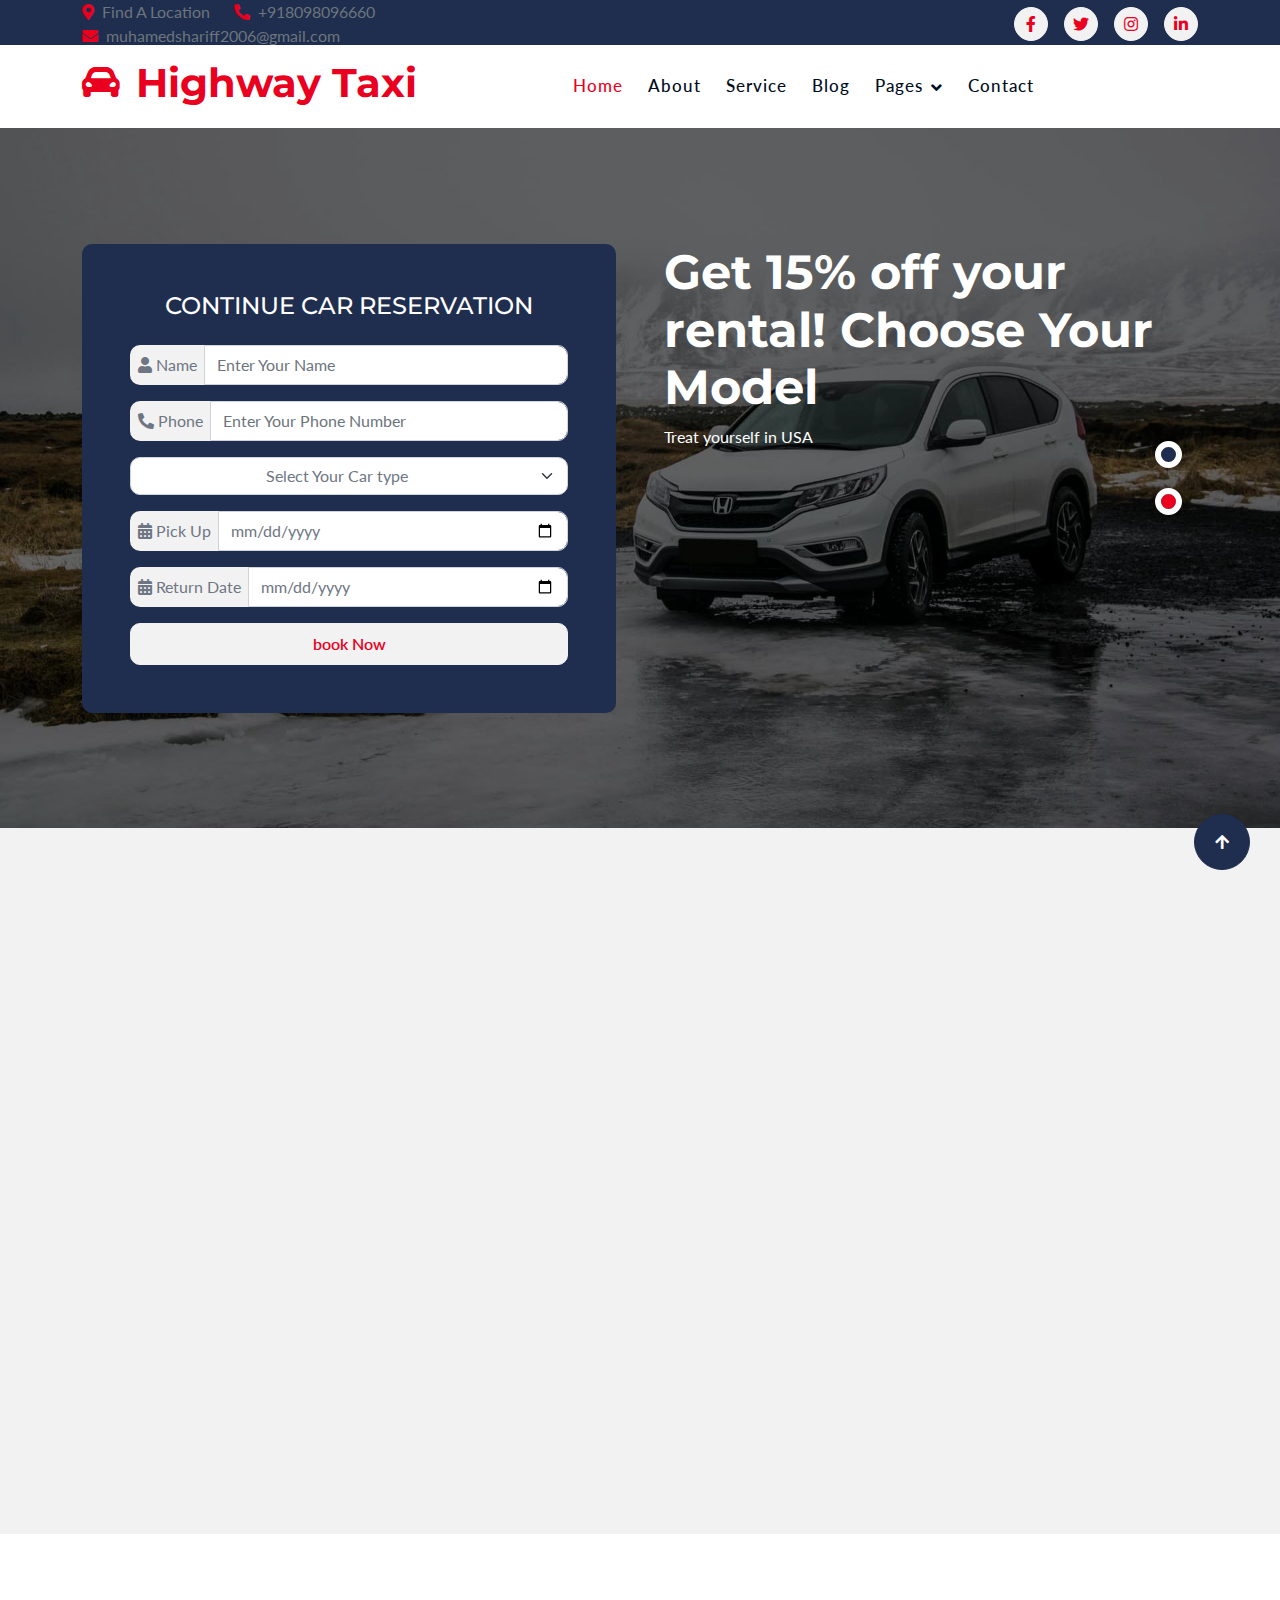
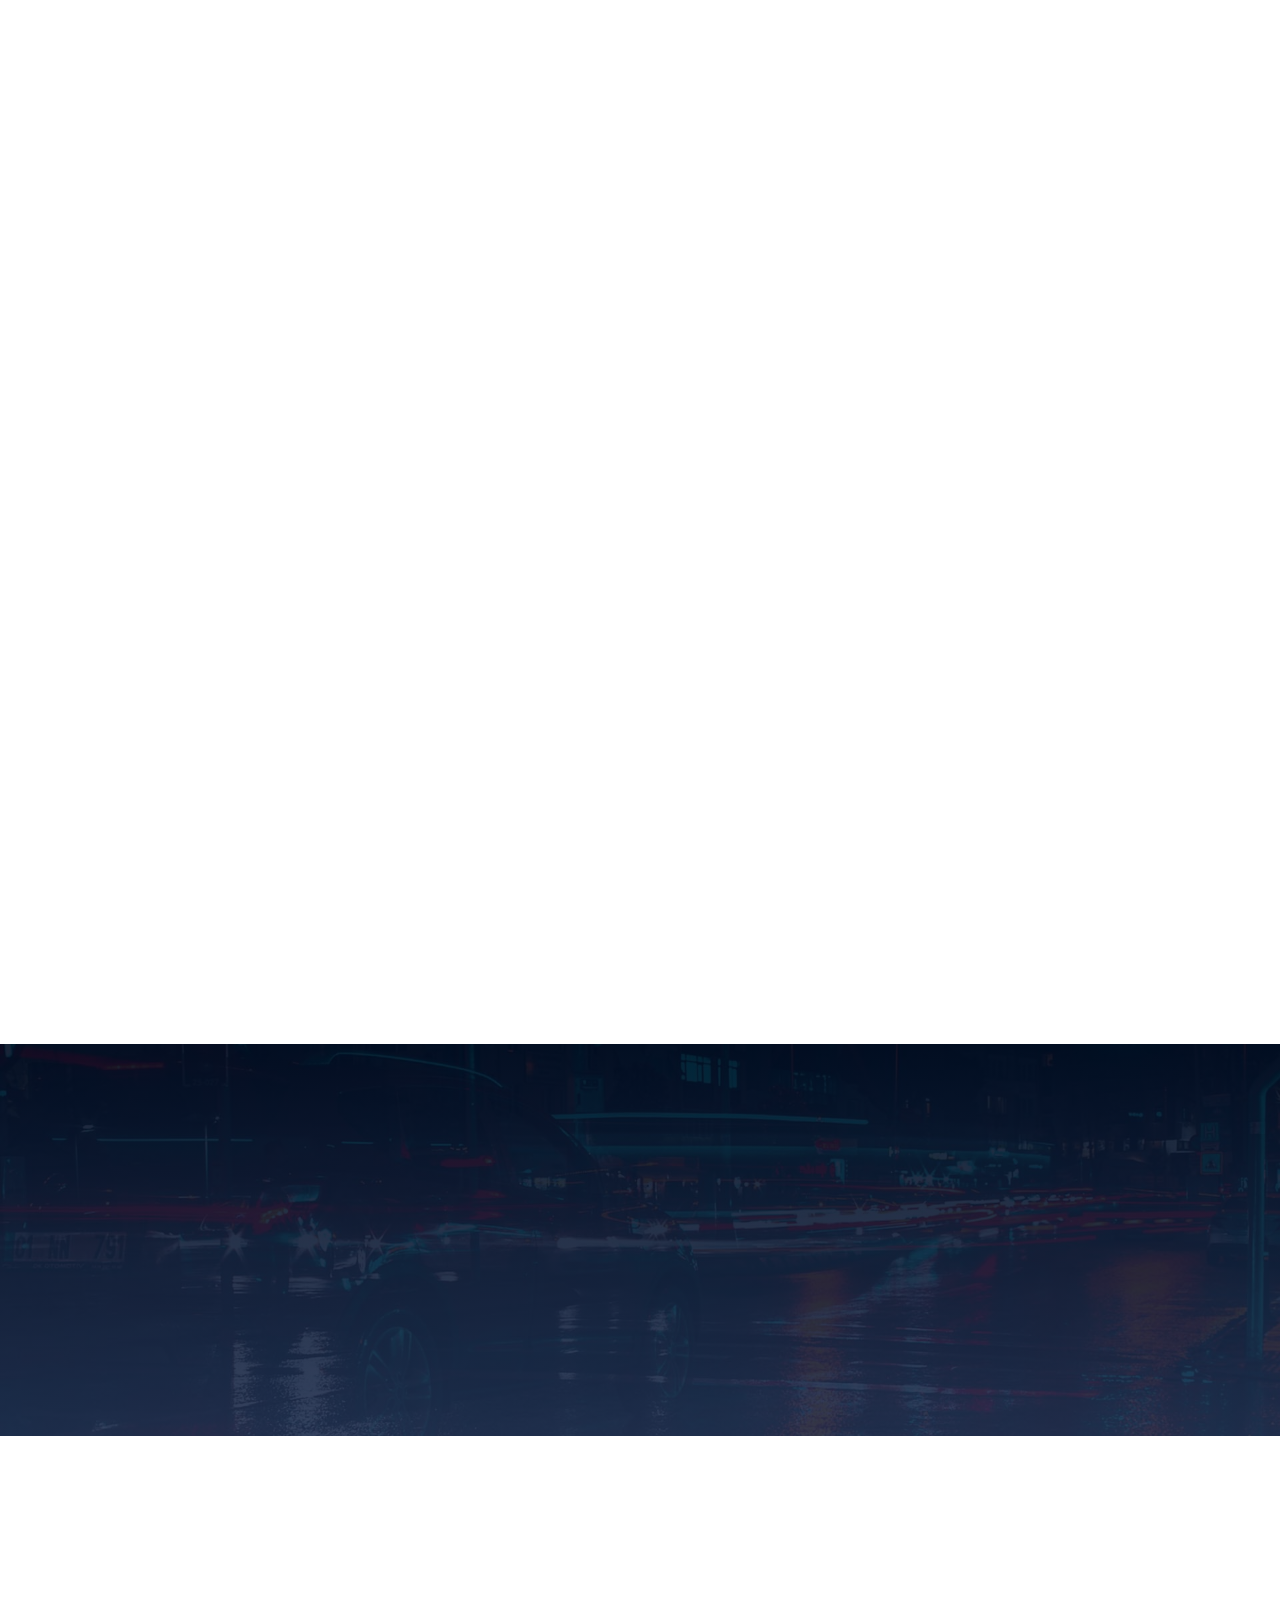
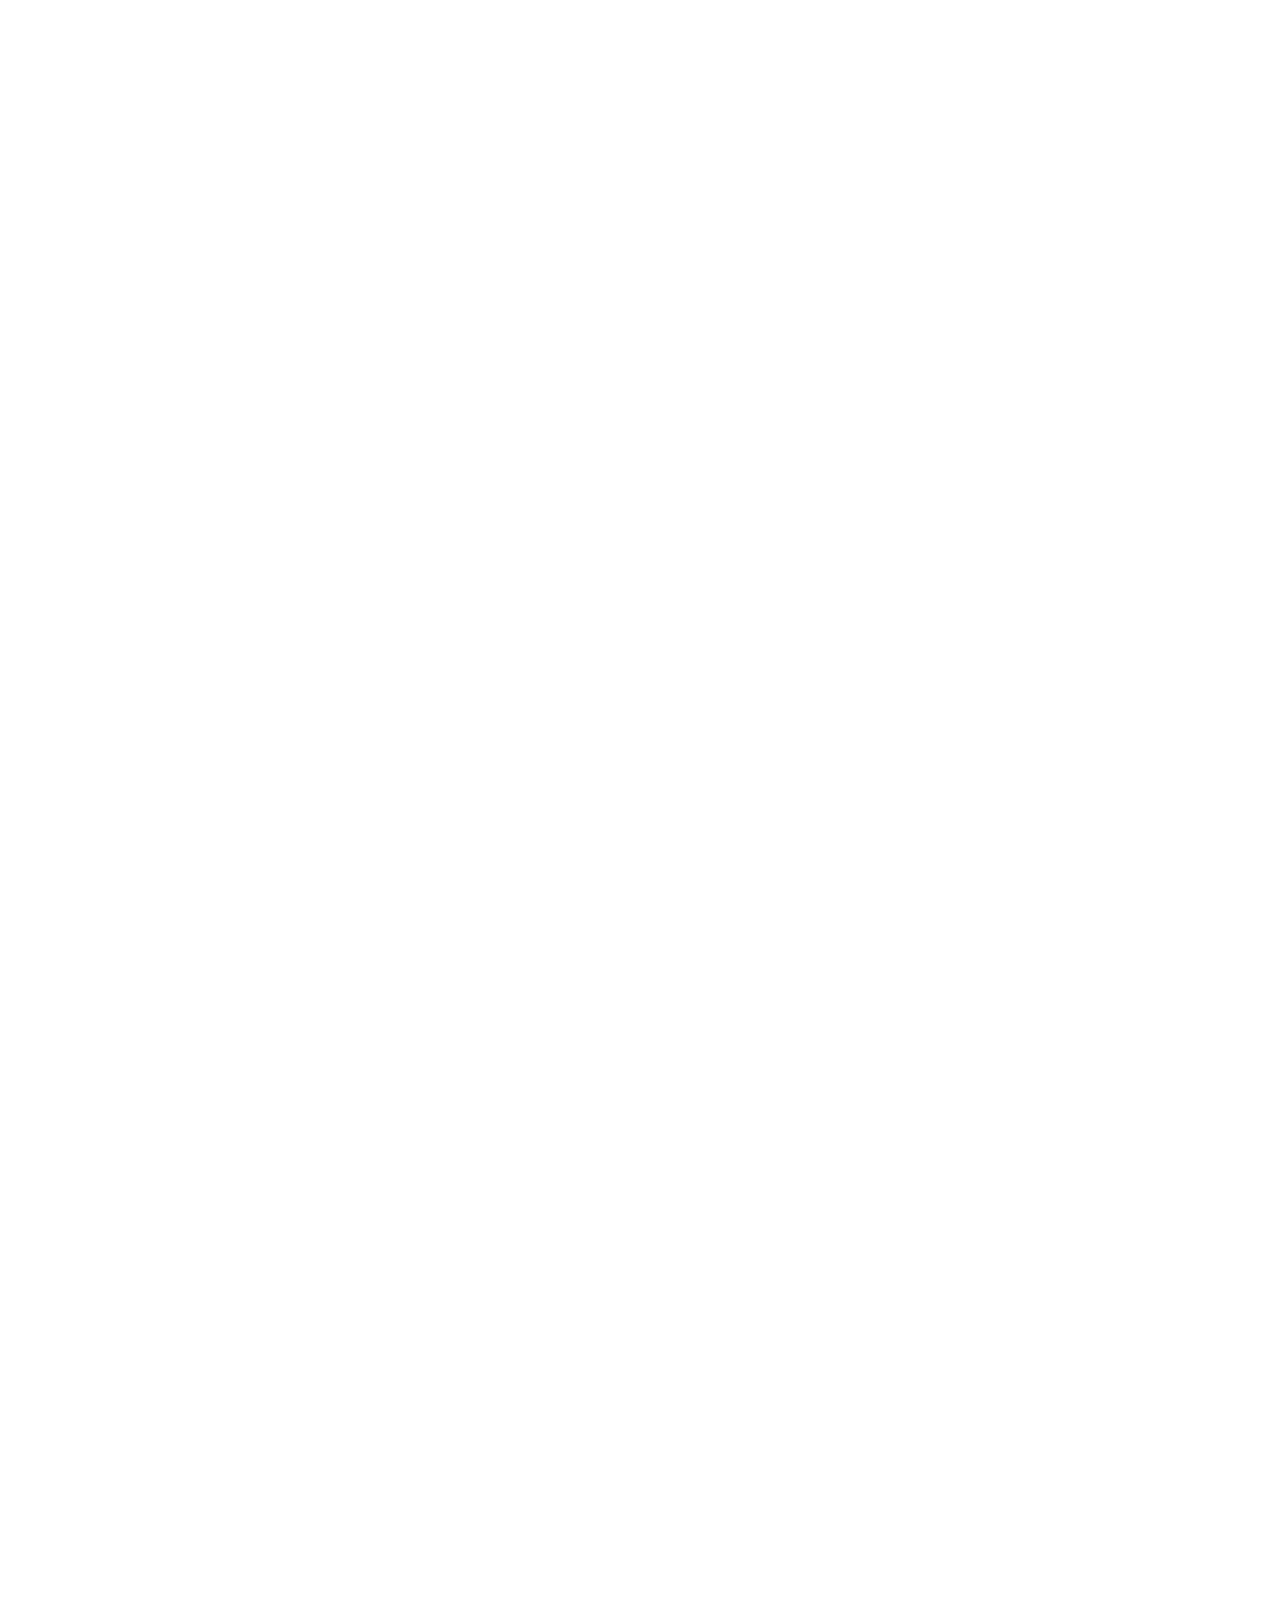
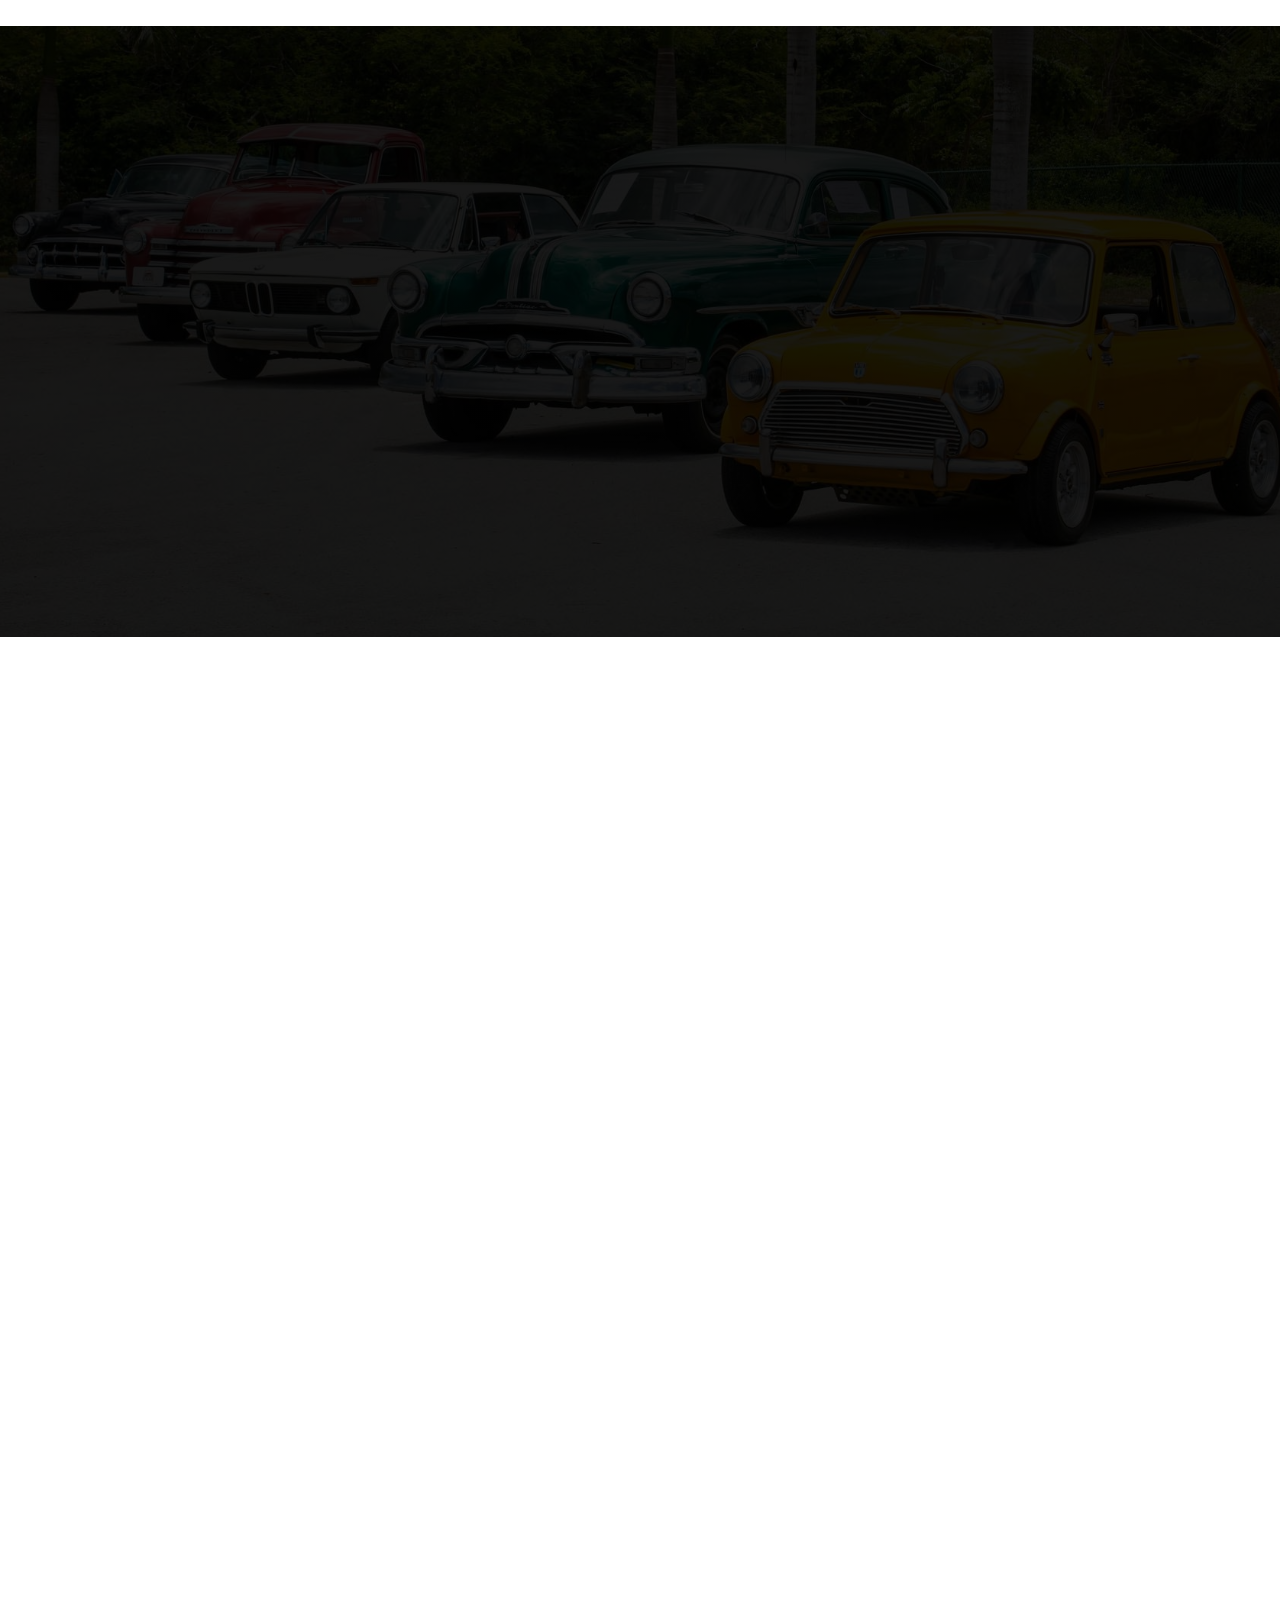
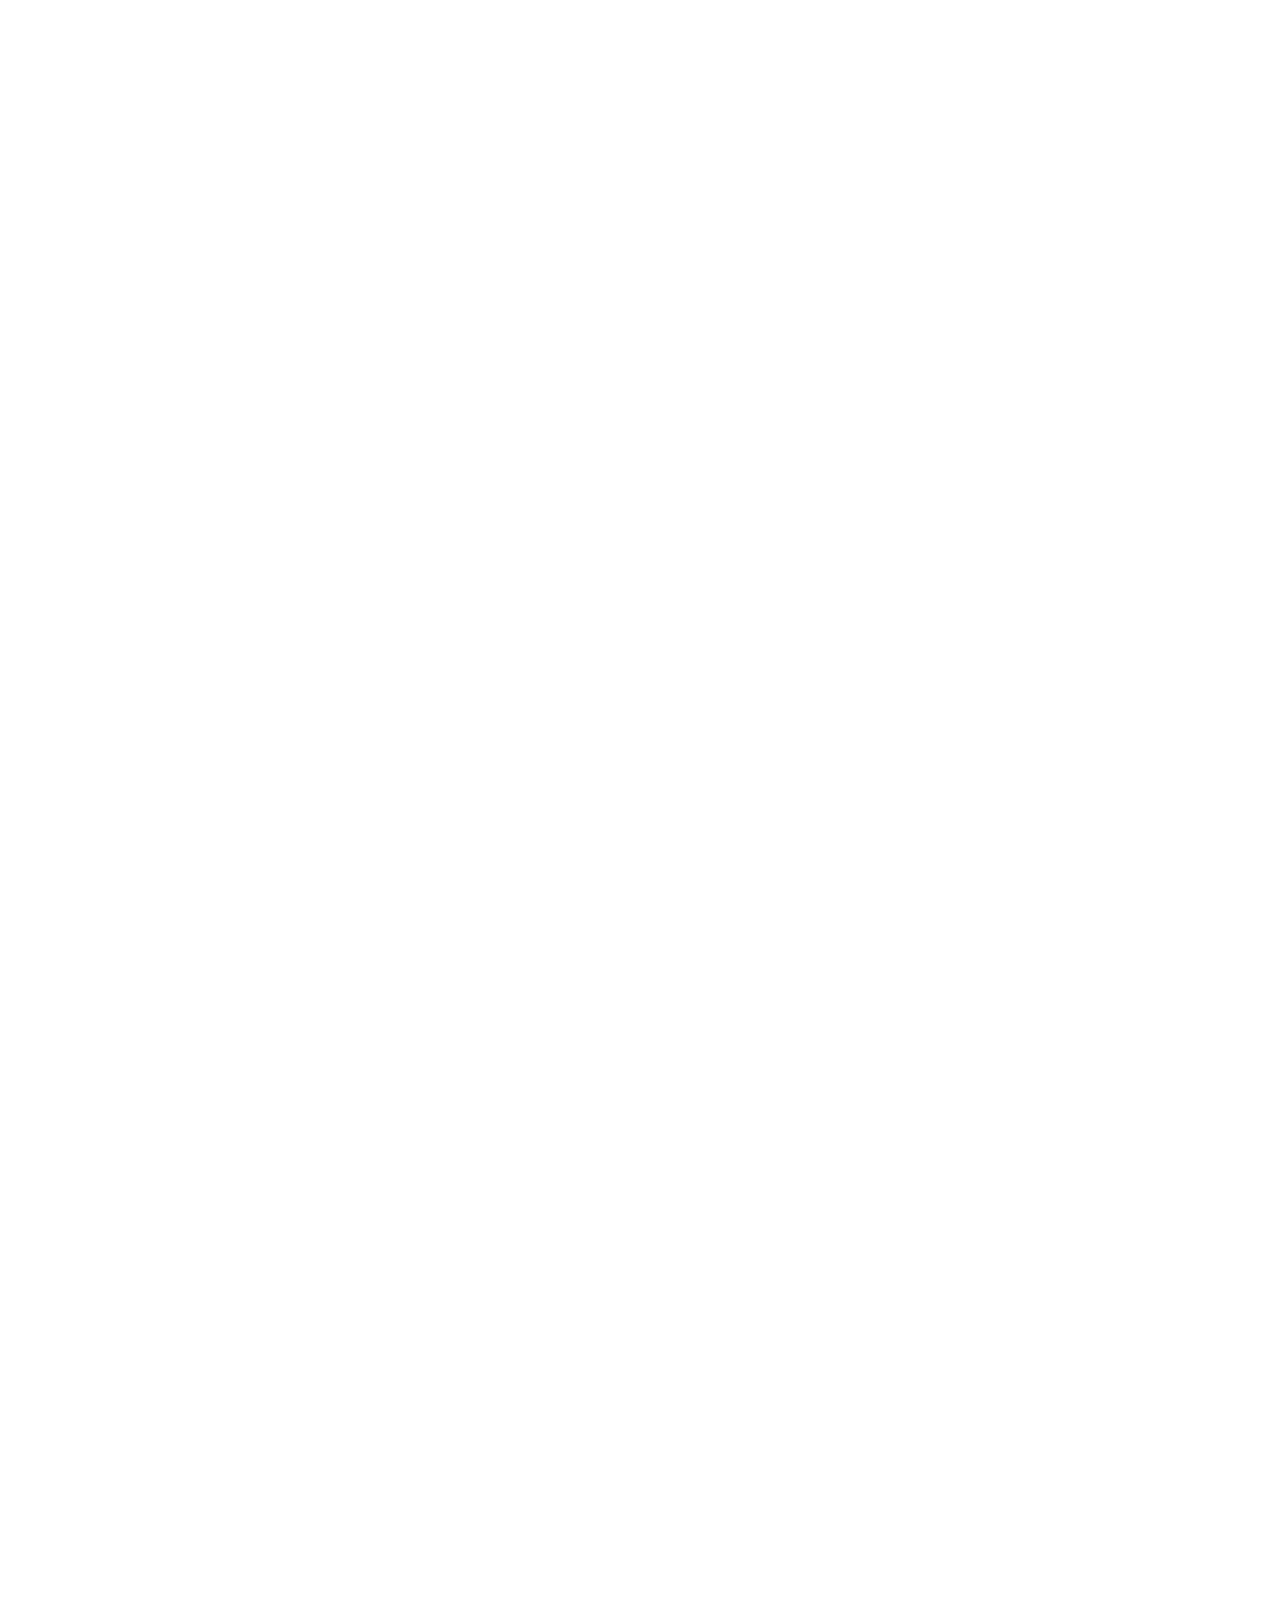
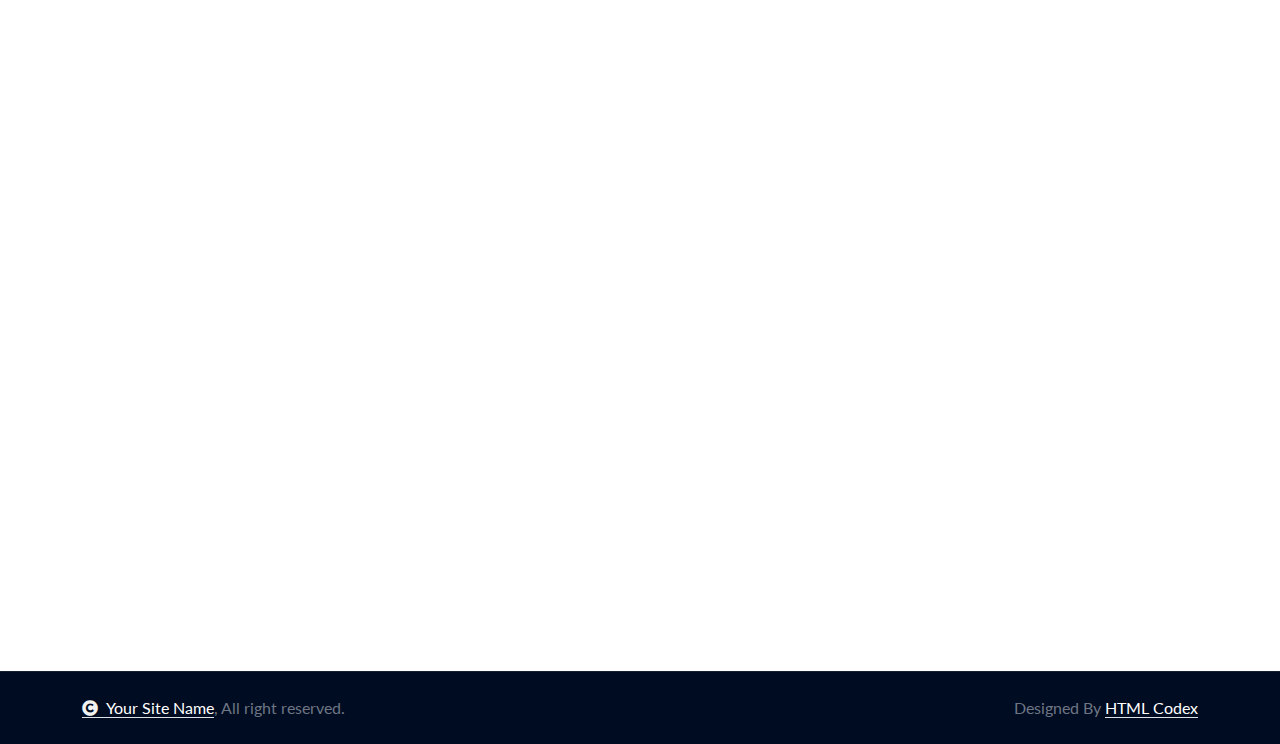
<file: car-rent-website-template/index.html>
<!DOCTYPE html>
<html lang="en">
  <head>
    <meta charset="utf-8" />
    <title>Cental - Car Rent Website Template</title>
    <meta content="width=device-width, initial-scale=1.0" name="viewport" />
    <meta name="viewport" content="width=device-width, initial-scale=1.0">
    <meta content="" name="keywords" />
    <meta content="" name="description" />

    <!-- Google Web Fonts -->
    <link rel="preconnect" href="https://fonts.googleapis.com" />
    <link rel="preconnect" href="https://fonts.gstatic.com" crossorigin />
    <link
      href="https://fonts.googleapis.com/css2?family=Lato:ital,wght@0,400;0,700;0,900;1,400;1,700;1,900&family=Montserrat:ital,wght@0,100..900;1,100..900&display=swap"
      rel="stylesheet"
    />

    <!-- Icon Font Stylesheet -->
    <link
      rel="stylesheet"
      href="https://use.fontawesome.com/releases/v5.15.4/css/all.css"
    />
    <link
      href="https://cdn.jsdelivr.net/npm/bootstrap-icons@1.4.1/font/bootstrap-icons.css"
      rel="stylesheet"
    />
   <link
  rel="stylesheet"
  href="https://cdnjs.cloudflare.com/ajax/libs/font-awesome/5.15.4/css/all.min.css"
/>



    <!-- Libraries Stylesheet -->
    <link href="lib/animate/animate.min.css" rel="stylesheet" />
    <link href="lib/owlcarousel/assets/owl.carousel.min.css" rel="stylesheet" />

    <!-- Customized Bootstrap Stylesheet -->
    <link href="css/bootstrap.min.css" rel="stylesheet" />

    <!-- Template Stylesheet -->
    <link href="css/style.css" rel="stylesheet" />
  </head>

  <body>
    <!-- Spinner Start -->
    <div
      id="spinner"
      class="show bg-white position-fixed translate-middle w-100 vh-100 top-50 start-50 d-flex align-items-center justify-content-center"
    >
      <div
        class="spinner-border text-primary"
        style="width: 3rem; height: 3rem"
        role="status"
      >
        <span class="sr-only">Loading...</span>
      </div>
    </div>
    <!-- Spinner End -->

    <!-- Topbar Start -->
    <div class="container-fluid topbar bg-secondary d-none d-xl-block w-100">
      <div class="container">
        <div class="row gx-0 align-items-center" style="height: 45px">
          <div class="col-lg-6 text-center text-lg-start mb-lg-0">
            <div class="d-flex flex-wrap">
              <a href="#" class="text-muted me-4"
                ><i class="fas fa-map-marker-alt text-primary me-2"></i>Find A
                Location</a
              >
              <a href="tel:+918098096660" class="text-muted me-4"
                ><i class="fas fa-phone-alt text-primary me-2"></i
                >+918098096660</a
              >
              <a href="muhamedshariff2006@gmail.com" class="text-muted me-0"
                ><i class="fas fa-envelope text-primary me-2"></i
                >muhamedshariff2006@gmail.com</a
              >
            </div>
          </div>
          <div class="col-lg-6 text-center text-lg-end">
            <div class="d-flex align-items-center justify-content-end">
              <a
                href="#"
                class="btn btn-light btn-sm-square rounded-circle me-3"
                ><i class="fab fa-facebook-f"></i
              ></a>
              <a
                href="#"
                class="btn btn-light btn-sm-square rounded-circle me-3"
                ><i class="fab fa-twitter"></i
              ></a>
              <a
                href="#"
                class="btn btn-light btn-sm-square rounded-circle me-3"
                ><i class="fab fa-instagram"></i
              ></a>
              <a
                href="#"
                class="btn btn-light btn-sm-square rounded-circle me-0"
                ><i class="fab fa-linkedin-in"></i
              ></a>
            </div>
          </div>
        </div>
      </div>
    </div>
    <!-- Topbar End -->

    <!-- Navbar & Hero Start -->
    <div class="container-fluid nav-bar sticky-top px-0 px-lg-4 py-2 py-lg-0">
      <div class="container">
        <nav class="navbar navbar-expand-lg navbar-light">
          <a href="" class="navbar-brand p-0">
            <h1 class="display-6 text-primary">
              <i class="fas fa-car-alt me-3"></i>Highway Taxi
            </h1>
            <!-- <img src="img/logo.png" alt="Logo"> -->
          </a>
          <button
            class="navbar-toggler"
            type="button"
            data-bs-toggle="collapse"
            data-bs-target="#navbarCollapse"
          >
            <span class="fa fa-bars"></span>
          </button>
          <div class="collapse navbar-collapse" id="navbarCollapse">
            <div class="navbar-nav mx-auto py-0">
              <a href="index.html" class="nav-item nav-link active">Home</a>
              <a href="about.html" class="nav-item nav-link">About</a>
              <a href="service.html" class="nav-item nav-link">Service</a>
              <a href="blog.html" class="nav-item nav-link">Blog</a>

              <div class="nav-item dropdown">
                <a
                  href="#"
                  class="nav-link dropdown-toggle"
                  data-bs-toggle="dropdown"
                  >Pages</a
                >
                <div class="dropdown-menu m-0">
                  <a href="feature.html" class="dropdown-item">Our Feature</a>
                  <a href="cars.html" class="dropdown-item">Our Cars</a>
                  <a href="team.html" class="dropdown-item">Our Team</a>
                  <a href="testimonial.html" class="dropdown-item"
                    >Testimonial</a
                  >
                  <a href="404.html" class="dropdown-item">404 Page</a>
                </div>
              </div>
              <a href="contact.html" class="nav-item nav-link">Contact</a>
            </div>
            
          </div>
        </nav>
      </div>
    </div>
    <!-- Navbar & Hero End -->
    
    <!-- Carousel Start -->
    <div class="header-carousel">
      <div
        id="carouselId"
        class="carousel slide"
        data-bs-ride="carousel"
        data-bs-interval="false"
      >
        <ol class="carousel-indicators">
          <li
            data-bs-target="#carouselId"
            data-bs-slide-to="0"
            class="active"
            aria-current="true"
            aria-label="First slide"
          ></li>
          <li
            data-bs-target="#carouselId"
            data-bs-slide-to="1"
            aria-label="Second slide"
          ></li>
        </ol>
        <div class="carousel-inner" role="listbox">
          <div class="carousel-item active">
            <img
              src="img/carousel-2.jpg"
              class="img-fluid w-100"
              alt="First slide"
            />
            <div class="carousel-caption">
              <div class="container py-4">
                <div class="row g-5">
                  <div
                    class="col-lg-6 fadeInLeft animated"
                    data-animation="fadeInLeft"
                    data-delay="1s"
                    style="animation-delay: 1s"
                  >
                    <div class="bg-secondary rounded p-5" id="booking">
                      <h4 class="text-white mb-4">CONTINUE CAR RESERVATION</h4>
                      <form>
                        <div class="row g-3">
                          <div class="col-12">
                            <div class="input-group">
                                <div
                                class="d-flex align-items-center bg-light text-body rounded-start p-2"
                              >
                                <span class="fas fa-user"></span
                                ><span class="ms-1"> Name</span>
                              </div>
                           <input 
                             id="userName"
                             placeholder="Enter Your Name"
                             class="form-control"
                             />
                          </div>
                          </div>
                          <div class="col-12">
                            <div class="input-group">
                            <div
                                class="d-flex align-items-center bg-light text-body rounded-start p-2"
                              >
                                <span class="fas fa-phone-alt"></span
                                ><span class="ms-1">Phone</span>
                              </div>
                            <input class="form-control" 
                                    id="userContact" 
                                    placeholder="Enter Your Phone Number"/>
                            </div>
                          </div>
                          <div class="col-12">
                            <div class="col-12">
                                <select class="form-select" aria-label="Default select example" id="userCarType">
                                <option selected style="text-align:center">Select Your Car type</option>
                                <option value="Swift Dzire">Swift Dzire</option>
                                <option value="Toyoto Innova">Toyoto Innova </option>
                                <option value="Tempo Traveller">Tempo Traveller</option>
                                <option value="Innova Crysta">Innova Crysta</option>
                                <a href="#tariff">know about tariff?</a>
                                </select>
                            </div>
                          </div>
                          <div style="margin-top: 8px; margin-left: -35%;">
                          <a href="#tariff" style="font-size: 0.9rem;">📊 Know about tariff?</a>
                          </div>
                          <div class="col-12">
                            <div class="input-group">
                              <div
                                class="d-flex align-items-center bg-light text-body rounded-start p-2"
                              >
                                <span class="fas fa-map-marker-alt"></span>
                                <span class="ms-1">Pick Up</span>
                              </div>
                              <input
                                class="form-control"
                                type="text"
                                id="pickUp"
                                placeholder="Enter Your Destination Place"
                              
                              />
                            </div>
                          </div>
                          <div class="col-12">
                            <div class="input-group">
                              <div
                                class="d-flex align-items-center bg-light text-body rounded-start p-2"
                              >
                                <span class="fas fa-map-marker-alt"></span
                                ><span class="ms-1">Drop off</span>
                              </div>
                              <input
                                class="form-control"
                                type="text"
                                id="dropOff"
                                placeholder="Enter Your Pick Up Location"
                              />
                            </div>
                          </div>
                          <div style="display: flex;">
                             <label class="custom-radio">
                              <input type="radio" name="option" value="Oneway">
                              <span class="radio-mark"></span>
                              <span class="label-text">One Way</span>
                            </label>
                            <label class="custom-radio">
                              <input type="radio" name="option" value ="Round" >
                              <span class="radio-mark"></span>
                              <span class="label-text">Round</span>
                            </label>
                          </div>

                          <div class="col-12">
                            <div class="input-group">
                              <div
                                class="d-flex align-items-center bg-light text-body rounded-start p-2"
                              >
                                <span class="fas fa-calendar-alt"></span
                                ><span class="ms-1">PickUp Date</span>
                              </div>
                              <input class="form-control" type="date" id="pickupDate"/>
                            </div>
                          </div>
                          <div class="col-12">
                            <button type="submit" class="btn btn-light w-100 py-2" onclick="carBooking(event)">book Now</button>

                          </div>
                        </div>
                      </form>
                    </div>
                  </div>
                  <div
                    class="col-lg-6 d-none d-lg-flex fadeInRight animated"
                    data-animation="fadeInRight"
                    data-delay="1s"
                    style="animation-delay: 1s"
                  >
                    <div class="text-start">
                      <h1 class="display-5 text-white">
                        Get 15% off your rental Plan your trip now
                      </h1>
                      <p>Treat yourself in USA</p>
                    </div>
                  </div>
                </div>
              </div>
            </div>
          </div>
          <div class="carousel-item">
            <img
              src="img/carousel-1.jpg"
              class="img-fluid w-100"
              alt="First slide"
            />
            <div class="carousel-caption">
              <div class="container py-4">
                <div class="row g-5">
                  <div
                    class="col-lg-6 fadeInLeft animated"
                    data-animation="fadeInLeft"
                    data-delay="1s"
                    style="animation-delay: 1s"
                  >
                    <div class="bg-secondary rounded p-5">
                      <h4 class="text-white mb-4">CONTINUE CAR RESERVATION</h4>
                     <form onsubmit="carRental(event)">
                        <div class="row g-3">
                          <div class="col-12">
                            <div class="input-group">
                                <div
                                class="d-flex align-items-center bg-light text-body rounded-start p-2"
                              >
                                <span class="fas fa-user"></span
                                ><span class="ms-1"> Name</span>
                              </div>
                           <input 
                             id="rentalUserName"
                             placeholder="Enter Your Name"
                             class="form-control"
                             />
                          </div>
                          </div>
                          <div class="col-12">
                            <div class="input-group">
                            <div
                                class="d-flex align-items-center bg-light text-body rounded-start p-2"
                              >
                                <span class="fas fa-phone-alt"></span
                                ><span class="ms-1">Phone</span>
                              </div>
                            <input class="form-control" 
                                    id="rentalUserContact" 
                                    placeholder="Enter Your Phone Number"/>
                            </div>
                          </div>
                          <div class="col-12">
                            <div class="col-12">
                                <select class="form-select" aria-label="Default select example" id="rentalUserCarType">
                                <option selected style="text-align:center">Select Your Car type</option>
                                <option value="Swift Dzire">Swift Dzire</option>
                                <option value="Toyoto Innova">Toyoto Innova </option>
                                <option value="Tempo Traveller">Tempo Traveller</option>
                                <option value="Innova Crysta">Innova Crysta</option>
                                </select>
                            </div>
                          </div>
                          <div class="col-12">
                           <div class="input-group">
                            <div class="d-flex align-items-center bg-light text-body rounded-start p-2">
                            <span class="fas fa-calendar-alt"></span><span class="ms-1">Pick Up</span>
                            </div>
                            <input class="form-control" type="date" id="rentalPickupDate">
                            </div>
                            </div>                     
                          <div class="col-12">
                            <div class="input-group">
                              <div
                                class="d-flex align-items-center bg-light text-body rounded-start p-2"
                              >
                                <span class="fas fa-calendar-alt"></span
                                ><span class="ms-1">Return Date</span>
                              </div>
                              <input class="form-control" type="date" id="rentalReturnDate"/>
                            </div>
                          </div>
                          <div class="col-12">
                            <button type="submit" class="btn btn-light w-100 py-2">book Now</button>

                          </div>
                        </div>
                      </form>
                    </div>
                  </div>
                  <div
                    class="col-lg-6 d-none d-lg-flex fadeInRight animated"
                    data-animation="fadeInRight"
                    data-delay="1s"
                    style="animation-delay: 1s"
                  >
                    <div class="text-start">
                      <h1 class="display-5 text-white">
                        Get 15% off your rental! Choose Your Model
                      </h1>
                      <p>Treat yourself in USA</p>
                    </div>
                  </div>
                </div>
              </div>
            </div>
          </div>
        </div>
      </div>
    </div>
    <!-- Carousel End -->

    <!-- Features Start -->
    <div class="container-fluid feature py-5">
      <div class="container py-5">
        <div
          class="text-center mx-auto pb-5 wow fadeInUp"
          data-wow-delay="0.1s"
          style="max-width: 800px"
        >
          <h1 class="display-5 text-capitalize mb-3">
            Car <span class="text-primary">Features</span>
          </h1>
          <p class="mb-0">
            Our vehicles come loaded with features tailored for modern travelers.
             From real-time car availability and 24/7 support to sanitized interiors and flexible pickup options — every detail is crafted for your comfort, safety, and satisfaction.
             Discover what makes our car rental experience truly exceptional.
          </p>
        </div>
        <div class="row g-4 align-items-center">
          <div class="col-xl-4">
            <div class="row gy-4 gx-0">
              <div class="col-12 wow fadeInUp" data-wow-delay="0.1s">
                <div class="feature-item">
                  <div class="feature-icon">
                    <span class="fa fa-trophy fa-2x"></span>
                  </div>
                  <div class="ms-4">
                    <h5 class="mb-3">Drive Your Way</h5>
                    <p class="mb-0">
                     Choose total freedom with self-drive options or enjoy 
                     a relaxed trip with our professional chauffeurs.
                    </p>
                  </div>
                </div>
              </div>
              <div class="col-12 wow fadeInUp" data-wow-delay="0.3s">
                <div class="feature-item">
                  <div class="feature-icon">
                    <span class="fa fa-road fa-2x"></span>
                  </div>
                  <div class="ms-4">
                    <h5 class="mb-3">24/7 road assistance</h5>
                    <p class="mb-0">
                      Travel worry-free. Our support team is always on call for 
                      flat tires, engine issues, or emergencies — day or night.
                    </p>
                  </div>
                </div>
              </div>
            </div>
          </div>
          <div class="col-lg-12 col-xl-4 wow fadeInUp" data-wow-delay="0.2s">
            <img
              src="img/InnovaCrysta2.png"
              class="img-fluid w-100"
              style="width: 100%; height: 300px; object-fit: cover;"
              alt="Img"
            />
          </div>
          <div class="col-xl-4">
            <div class="row gy-4 gx-0">
              <div class="col-12 wow fadeInUp" data-wow-delay="0.1s">
                <div class="feature-item justify-content-end">
                  <div class="text-end me-4">
                    <h5 class="mb-3">Fully Sanitized & Maintained Cars</h5>
                    <p class="mb-0">
                      Every car is deep-cleaned, sanitized, and checked before each 
                      ride to ensure health, safety, and comfort.
                    </p>
                  </div>
                  <div class="feature-icon">
                    <span class="fa fa-soap fa-2x"></span>
                  </div>
                </div>
              </div>
              <div class="col-12 wow fadeInUp" data-wow-delay="0.3s">
                <div class="feature-item justify-content-end">
                  <div class="text-end me-4">
                    <h5 class="mb-3"> Flexible Pickup & Drop-Off</h5>
                    <p class="mb-0">
                      Start and end your journey from any location — 
                      your home, office, airport, or even a friend’s place.
                    </p>
                  </div>
                  <div class="feature-icon">
                    <span class="fa fa-map fa-2x"></span>
                  </div>
                </div>
              </div>
            </div>
          </div>
        </div>
      </div>
    </div>
    <!-- Features End -->

    <!-- About Start -->
    <div class="container-fluid overflow-hidden about py-5">
      <div class="container py-5">
        <div class="row g-5">
          <div class="col-xl-6 wow fadeInLeft" data-wow-delay="0.2s">
            <div class="about-item">
              <div class="pb-5">
                <h1 class="display-5 text-capitalize">
                  Cental <span class="text-primary">About</span>
                </h1>
                <p class="mb-0">
                 With over <strong>10 years of experience</strong> in the car rental industry, we take pride in delivering reliable, well-maintained vehicles tailored to your needs. 
                 Whether you're planning a family trip, business travel, or a weekend getaway, our team ensures a seamless and safe rental experience 
                 from start to finish.
                </p>
              </div>
              <div class="row g-4">
                <div class="col-lg-6">
                  <div class="about-item-inner border p-4">
                    <div class="about-icon mb-4">
                      <img
                        src="img/about-icon-1.png"
                        class="img-fluid w-50 h-50"
                        alt="Icon"
                      />
                    </div>
                    <h5 class="mb-3">Our Vision</h5>
                    <p class="mb-0">
                      To be your go-to choice for reliable rides, with easy booking, clean cars, and friendly service every time.
                    </p>
                  </div>
                </div>
                <div class="col-lg-6">
                  <div class="about-item-inner border p-4">
                    <div class="about-icon mb-4">
                      <img
                        src="img/about-icon-2.png"
                        class="img-fluid h-50 w-50"
                        alt="Icon"
                      />
                    </div>
                    <h5 class="mb-3">Our Mision</h5>
                    <p class="mb-0">
                     To make car rentals simple, affordable, and stress-free — so you can focus on the journey, not the hassle.
                    </p>
                  </div>
                </div>
              </div>
              <h4 class="text-item my-4">
                 We offer multiple ways to book your vehicle — through our website, our Telegram bot, or by direct phone call.
                 Customer satisfaction and service quality are our top priorities.
              </h4>
              <div class="row g-4">
                <div class="col-lg-6">
                  <div class="text-center rounded bg-secondary p-4">
                    <h1 class="display-6 text-white">1+</h1>
                    <h5 class="text-light mb-0">Years Of Experience</h5>
                  </div>
                </div>
                <div class="col-lg-6">
                  <div class="rounded">
                    <p class="mb-2">
                      <i class="fa fa-check-circle text-primary me-1"></i> Book via website, Telegram bot, or a quick phone call
                    </p>
                    <p class="mb-2">
                      <i class="fa fa-check-circle text-primary me-1"></i> A
                      Clean, reliable vehicles ready for any journey.
                    </p>
                    <p class="mb-2">
                      <i class="fa fa-check-circle text-primary me-1"></i>
                      Friendly support and happy customers every day.
                    </p>
                    <p class="mb-0">
                      <i class="fa fa-check-circle text-primary me-1"></i> dio
                      Affordable and transparent pricing — no hidden fees
                    </p>
                  </div>
                </div>
                
              </div>
            </div>
          </div>
          <div class="col-xl-6 wow fadeInRight" data-wow-delay="0.2s">
            <div class="about-img">
              <div class="img-1">
                <img
                  src="img/about-img.jpg"
                  class="img-fluid rounded h-100 w-100"
                  alt=""
                />
              </div>
              
            </div>
          </div>
        </div>
      </div>
    </div>
    <!-- About End -->

    <!-- Fact Counter -->
    <div class="container-fluid counter bg-secondary py-5">
      <div class="container py-5">
        <div class="row g-5">
          <div
            class="col-md-6 col-lg-6 col-xl-3 wow fadeInUp"
            data-wow-delay="0.1s"
          >
            <div class="counter-item text-center">
              <div class="counter-item-icon mx-auto">
                <i class="fas fa-thumbs-up fa-2x"></i>
              </div>
              <div class="counter-counting my-3">
                <span class="text-white fs-2 fw-bold" data-toggle="counter-up"
                  id="clientCounters">0</span
                >
                <span class="h1 fw-bold text-white">+</span>
              </div>
              <h4 class="text-white mb-0">Happy Clients</h4>
            </div>
          </div>
          
          <div
            class="col-md-6 col-lg-6 col-xl-3 wow fadeInUp"
            data-wow-delay="0.7s"
          >
            <div class="counter-item text-center">
              <div class="counter-item-icon mx-auto">
                <i class="fas fa-clock fa-2x"></i>
              </div>
              <div class="counter-counting my-3">
                <span class="text-white fs-2 fw-bold" data-toggle="counter-up"
                  >0</span
                >
                <span class="h1 fw-bold text-white">+</span>
              </div>
              <h4 class="text-white mb-0">Total kilometers</h4>
            </div>
          </div>
        </div>
      </div>
    </div>
    <!-- Fact Counter -->
    <!-- Car categories Start -->
    <div class="categories-carousel owl-carousel wow fadeInUp" data-wow-delay="0.1s" style="margin-top: 5%;" id="tariff">

  <!-- Card 1 -->
  <div class="categories-item p-4 h-100" style="border: 1px solid black; border-radius: 25px;">
    <div class="categories-item-inner">
      <div class="categories-img rounded-top">
        <div class="image-wrapper">
          <img src="img/innova.jpg" class="img-fluid w-100 rounded-top" alt="Hyundai Kona" />
        </div>
      </div>
      <div class="categories-content rounded-bottom p-4">
        <h4>Toyota Innova</h4>
        <div class="categories-review mb-3">
          <div class="me-3">4.8 Review</div>
          <div class="d-flex justify-content-center text-secondary">
            <i class="fas fa-star"></i><i class="fas fa-star"></i><i class="fas fa-star"></i><i class="fas fa-star"></i><i class="fas fa-star"></i>
          </div>
        </div>
        <h4 class="bg-white text-primary rounded-pill py-2 px-4 mb-3 text-center">
          20₹/km in One Way Trip
        </h4>
        <h4 class="bg-white text-primary rounded-pill py-2 px-4 mb-3 text-center">
          18₹/km in Round Trip
        </h4>
        <div class="row gy-2 gx-0 text-center mb-4">
          <div class="col-4 border-end border-white"><i class="fa fa-users text-dark"></i> <span class="text-body ms-1">7 Seat</span></div>
          <div class="col-4 border-end border-white"><i class="fa fa-car text-dark"></i> <span class="text-body ms-1">AT/MT</span></div>
          <div class="col-4"><i class="fa fa-gas-pump text-dark"></i> <span class="text-body ms-1">Petrol</span></div>
          <div class="col-4 border-end border-white"><i class="fa fa-car text-dark"></i> <span class="text-body ms-1">2016</span></div>
          <div class="col-4 border-end border-white"><i class="fa fa-cogs text-dark"></i> <span class="text-body ms-1">AUTO</span></div>
          <div class="col-4"><i class="fa fa-road text-dark"></i> <span class="text-body ms-1">27K</span></div>
        </div>
        <button class="btn btn-primary rounded-pill d-flex justify-content-center py-3" onclick="setCarType('Toyoto Innova')">Book Now</a>
      </div>
    </div>
  </div>

  <!-- Card 2 -->
  <div class="categories-item p-4 h-100" style="border: 1px solid black; border-radius: 25px;">
    <div class="categories-item-inner">
      <div class="categories-img rounded-top">
        <div class="image-wrapper">
          <img src="img/dzire.jpg" class="img-fluid w-100 rounded-top" alt="Toyota Innova" />
        </div>
      </div>
      <div class="categories-content rounded-bottom p-4">
        <h4>Swift Dzire</h4>
        <div class="categories-review mb-3">
          <div class="me-3">4.5 Review</div>
          <div class="d-flex justify-content-center text-secondary">
            <i class="fas fa-star"></i><i class="fas fa-star"></i><i class="fas fa-star"></i><i class="fas fa-star"></i><i class="fas fa-star text-body"></i>
          </div>
        </div>
        <h4 class="bg-white text-primary rounded-pill py-2 px-4 mb-3 text-center">
          15₹/km in One Way Trip
        </h4>
        <h4 class="bg-white text-primary rounded-pill py-2 px-4 mb-3 text-center">
          13₹/km in Round Trip
        </h4>
        <div class="row gy-2 gx-0 text-center mb-4">
          <div class="col-4 border-end border-white"><i class="fa fa-users text-dark"></i> <span class="text-body ms-1">4 Seat</span></div>
          <div class="col-4 border-end border-white"><i class="fa fa-car text-dark"></i> <span class="text-body ms-1">AT/MT</span></div>
          <div class="col-4"><i class="fa fa-gas-pump text-dark"></i> <span class="text-body ms-1">Petrol</span></div>
          <div class="col-4 border-end border-white"><i class="fa fa-car text-dark"></i> <span class="text-body ms-1">2022</span></div>
          <div class="col-4 border-end border-white"><i class="fa fa-cogs text-dark"></i> <span class="text-body ms-1">AUTO</span></div>
          <div class="col-4"><i class="fa fa-road text-dark"></i> <span class="text-body ms-1">27K</span></div>
        </div>
        <button class="btn btn-primary rounded-pill d-flex justify-content-center py-3" onclick="setCarType('Swift Dzire')">Book Now</button>
      </div>
    </div>
  </div>

  <!-- Card 3 -->
  <div class="categories-item p-4 h-100"style="border: 1px solid black; border-radius: 25px;">
    <div class="categories-item-inner">
      <div class="categories-img rounded-top">
        <div class="image-wrapper">
          <img src="img/10-seat-tempo-traveller-1000x1000.webp" class="img-fluid w-100 rounded-top" alt="Tempo Traveller" />
        </div>
      </div>
      <div class="categories-content rounded-bottom p-4">
        <h4>Tempo Traveller</h4>
        <div class="categories-review mb-3">
          <div class="me-3">4.8 Review</div>
          <div class="d-flex justify-content-center text-secondary">
            <i class="fas fa-star"></i><i class="fas fa-star"></i><i class="fas fa-star"></i><i class="fas fa-star"></i><i class="fas fa-star text-body"></i>
          </div>
        </div>
        <h4 class="bg-white text-primary rounded-pill py-2 px-6 mb-3 text-center">
          26₹/km in Round Trip
        </h4>
         <h4 class="bg-white text-primary rounded-pill py-2 px-4 mb-3 text-center">
          <br>
        </h4>
        <div class="row gy-2 gx-0 text-center mb-4">
          <div class="col-4 border-end border-white"><i class="fa fa-users text-dark"></i> <span class="text-body ms-1">14 Seat</span></div>
          <div class="col-4 border-end border-white"><i class="fa fa-car text-dark"></i> <span class="text-body ms-1">AT/MT</span></div>
          <div class="col-4"><i class="fa fa-gas-pump text-dark"></i> <span class="text-body ms-1">Petrol</span></div>
          <div class="col-4 border-end border-white"><i class="fa fa-car text-dark"></i> <span class="text-body ms-1">2015</span></div>
          <div class="col-4 border-end border-white"><i class="fa fa-cogs text-dark"></i> <span class="text-body ms-1">AUTO</span></div>
          <div class="col-4"><i class="fa fa-road text-dark"></i> <span class="text-body ms-1">27K</span></div>
        </div>
        <button class="btn btn-primary rounded-pill d-flex justify-content-center py-3" onclick="setCarType('Tempo Traveller')">Book Now</button>
      </div>
    </div>
  </div>

  <!-- Card 4 -->
  <div class="categories-item p-4 h-100"style="border: 1px solid black; border-radius: 25px;">
    <div class="categories-item-inner">
      <div class="categories-img rounded-top">
        <div class="image-wrapper">
          <img src="img/InnovaCrysta2.png" class="img-fluid w-100 rounded-top" alt="Swift Dzire" />
        </div>
      </div>
      <div class="categories-content rounded-bottom p-4";>
        <h4>Toyota Innova Crysta</h4>
        <div class="categories-review mb-3">
          <div class="me-3">4.5 Review</div>
          <div class="d-flex justify-content-center text-secondary">
            <i class="fas fa-star"></i><i class="fas fa-star"></i><i class="fas fa-star"></i><i class="fas fa-star"></i><i class="fas fa-star text-body"></i>
          </div>
        </div>
       <h4 class="bg-white text-primary rounded-pill py-2 px-4 mb-3 text-center">
          27₹/km in One Way Trip
        </h4>
        <h4 class="bg-white text-primary rounded-pill py-2 px-4 mb-3 text-center">
          25₹/km in Round Trip
        </h4>
        <div class="row gy-2 gx-0 text-center mb-4">
          <div class="col-4 border-end border-white"><i class="fa fa-users text-dark"></i> <span class="text-body ms-1">7 Seat</span></div>
          <div class="col-4 border-end border-white"><i class="fa fa-car text-dark"></i> <span class="text-body ms-1">AT/MT</span></div>
          <div class="col-4"><i class="fa fa-gas-pump text-dark"></i> <span class="text-body ms-1">Petrol</span></div>
          <div class="col-4 border-end border-white"><i class="fa fa-car text-dark"></i> <span class="text-body ms-1">2015</span></div>
          <div class="col-4 border-end border-white"><i class="fa fa-cogs text-dark"></i> <span class="text-body ms-1">AUTO</span></div>
          <div class="col-4"><i class="fa fa-road text-dark"></i> <span class="text-body ms-1">27K</span></div>
        </div>
        <button class="btn btn-primary rounded-pill d-flex justify-content-center py-3" onclick="setCarType('Innova Crysta')">Book Now</button>
      </div>
    </div>
  </div>
</div>
</div>

    <!-- Car categories End -->
    <!-- Services Start -->
    <div class="container-fluid service py-5">
      <div class="container py-5">
        <div
          class="text-center mx-auto pb-5 wow fadeInUp"
          data-wow-delay="0.1s"
          style="max-width: 800px"
        >
          <h1 class="display-5 text-capitalize mb-3">
            Cental <span class="text-primary">Services</span>
          </h1>
          <p class="mb-0">
            With over <strong>1 years of trusted experience</strong>, Cental Services offers reliable and affordable car rentals for your everyday needs. Our fleet includes well-maintained standard car perfect for city drives, office commutes, and casual outings. 
  Whether it's a daily ride or a weekend trip, we ensure a smooth and comfortable journey at competitive prices.
          </p>
        </div>
        <div class="row g-4">
        <div class="col-md-6 col-lg-4 wow fadeInUp" data-wow-delay="0.1s">
            <div onclick="handlePhoneClick()" style="cursor: pointer;">
            <div class="service-item p-4 pt-5 pb-5">
            <div class="service-icon mb-4">
                <i class="fa fa-phone-alt fa-2x"></i>
            </div>
            <h5 class="mb-3">Phone Reservation</h5>
            <p class="mb-0">
                Call us directly to reserve your car. Available 24/7.
            </p>
            </div>
        </div>
        </div>
          <div class="col-md-6 col-lg-4 wow fadeInUp" data-wow-delay="0.3s">
            <a href="https://t.me/Rahumathullah_Rides_bot" target="_blank" style="text-decoration: none; color: inherit;">
            <div class="service-item p-4">
              <div class="service-icon mb-4">
                <i class="bi bi-telegram fs-1"></i>
              </div>
              <h5 class="mb-3">Visit Our Telegram Bot</h5>
              <p class="mb-0">
                 Want to book a car without opening our website? No problem!  
                 Use our Telegram bot to book your ride, get support, and grab exclusive offers.
              </p>
            </div>
            </a>
          </div>
          <div class="col-md-6 col-lg-4 wow fadeInUp" data-wow-delay="0.5s">
            <a href="https://wa.me/919361261582" target="_blank" style="text-decoration: none; color: inherit;">
            <div class="service-item p-4">
              <div class="service-icon mb-4">
                <i class="bi bi-whatsapp fs-1"></i>
              </div>
              <h5 class="mb-3">Whatsapp</h5>
              <p class="mb-0">
                 Contact us on WhatsApp for quick inquiries, booking assistance, and details about our payment packages.
              </p>
            </div>
          </div>
          <div class="col-md-6 col-lg-4 wow fadeInUp" data-wow-delay="0.1s">
            <div class="service-item p-4 ">
              <div class="service-icon mb-4">
                <i class="fa fa-umbrella fa-2x"></i>
              </div>
              <h5 class="mb-3">One Way Rental</h5>
              <p class="mb-0">
                 We Also Provide One Way Rental Trip Don't You Know About One Way Rental?
                 Don't Worry Visit our Faq page to Know More
              </p>
            </div>
          </div>
        </div>
      </div>
    </div>
    <!-- Services End -->
   
    <!-- Car Steps Start -->
    <div class="container-fluid steps py-5">
      <div class="container py-5">
        <div
          class="text-center mx-auto pb-5 wow fadeInUp"
          data-wow-delay="0.1s"
          style="max-width: 800px"
        >
          <h1 class="display-5 text-capitalize text-white mb-3">
            Booking<span class="text-primary"> Process</span>
          </h1>
          <p class="mb-0 text-white">
            The steps involved in booking are simple and easy. You can book a car through our Telegram bot, website, or by contacting us via phone
          </p>
        </div>
        <div class="row g-4">
          <div class="col-lg-4 wow fadeInUp" data-wow-delay="0.1s">
            <div class="steps-item p-4 mb-4">
              <h4>Come In Contact</h4>
              <p class="mb-0">
                You can Send Your Details Through our Website <a href="https://t.me/Rahumathullah_Rides_bot" class="btn btn-outline-success btn-sm">Telegram</a> or <a href="#" class="btn btn-outline-success btn-sm" onclick="handlePhoneClick()">Call Us</a>
              </p>
              <div class="setps-number">01.</div>
            </div>
          </div>
          <div class="col-lg-4 wow fadeInUp" data-wow-delay="0.3s">
            <div class="steps-item p-4 mb-4">
              <h4>Discuss about Payment package</h4>
              <p class="mb-0">
                 <p class="mb-0">
  After getting your request, we’ll share available cars and discuss the best payment plan for your trip.
</p>

    </p>
              </p>
              <div class="setps-number">02.</div>
            </div>
          </div>
          <div class="col-lg-4 wow fadeInUp" data-wow-delay="0.5s">
            <div class="steps-item p-4 mb-4">
              <h4>Enjoy Driving</h4>
              <p class="mb-0">
                  Once everything is confirmed, your car will be ready.  Enjoy a smooth, safe trip
              </p>
              <div class="setps-number">03.</div>
            </div>
          </div>
        </div>
      </div>
    </div>
    <!-- Car Steps End -->

    <!-- Blog Start -->
    <div class="container-fluid blog py-5">
      <div class="container py-5">
        <div
          class="text-center mx-auto pb-5 wow fadeInUp"
          data-wow-delay="0.1s"
          style="max-width: 800px"
        >
          <h1 class="display-5 text-capitalize mb-3">
            Cental<span class="text-primary"> Blog & News</span>
          </h1>
          <p class="mb-0">
            Lorem ipsum dolor sit amet, consectetur adipisicing elit. Ut amet
            nemo expedita asperiores commodi accusantium at cum harum,
            excepturi, quia tempora cupiditate! Adipisci facilis modi quisquam
            quia distinctio,
          </p>
        </div>
        <div class="row g-4">
          <div class="col-lg-4 wow fadeInUp" data-wow-delay="0.1s">
            <div class="blog-item">
              <div class="blog-img">
                <img
                  src="img/blog-1.jpg"
                  class="img-fluid rounded-top w-100"
                  alt="Image"
                />
              </div>
              <div class="blog-content rounded-bottom p-4">
                <div class="blog-date">30 Dec 2025</div>
                <div class="blog-comment my-3">
                  <div class="small">
                    <span class="fa fa-user text-primary"></span
                    ><span class="ms-2">Martin.C</span>
                  </div>
                  <div class="small">
                    <span class="fa fa-comment-alt text-primary"></span
                    ><span class="ms-2">6 Comments</span>
                  </div>
                </div>
                <a href="#" class="h4 d-block mb-3"
                  >Rental Cars how to check driving fines?</a
                >
                <p class="mb-3">
                  Lorem, ipsum dolor sit amet consectetur adipisicing elit. Eius
                  libero soluta impedit eligendi? Quibusdam, laudantium.
                </p>
                <a href="#" class=""
                  >Read More <i class="fa fa-arrow-right"></i
                ></a>
              </div>
            </div>
          </div>
          <div class="col-lg-4 wow fadeInUp" data-wow-delay="0.3s">
            <div class="blog-item">
              <div class="blog-img">
                <img
                  src="img/blog-2.jpg"
                  class="img-fluid rounded-top w-100"
                  alt="Image"
                />
              </div>
              <div class="blog-content rounded-bottom p-4">
                <div class="blog-date">25 Dec 2025</div>
                <div class="blog-comment my-3">
                  <div class="small">
                    <span class="fa fa-user text-primary"></span
                    ><span class="ms-2">Martin.C</span>
                  </div>
                  <div class="small">
                    <span class="fa fa-comment-alt text-primary"></span
                    ><span class="ms-2">6 Comments</span>
                  </div>
                </div>
                <a href="#" class="h4 d-block mb-3"
                  >Rental cost of sport and other cars</a
                >
                <p class="mb-3">
                  Lorem, ipsum dolor sit amet consectetur adipisicing elit. Eius
                  libero soluta impedit eligendi? Quibusdam, laudantium.
                </p>
                <a href="#" class=""
                  >Read More <i class="fa fa-arrow-right"></i
                ></a>
              </div>
            </div>
          </div>
          <div class="col-lg-4 wow fadeInUp" data-wow-delay="0.5s">
            <div class="blog-item">
              <div class="blog-img">
                <img
                  src="img/blog-3.jpg"
                  class="img-fluid rounded-top w-100"
                  alt="Image"
                />
              </div>
              <div class="blog-content rounded-bottom p-4">
                <div class="blog-date">27 Dec 2025</div>
                <div class="blog-comment my-3">
                  <div class="small">
                    <span class="fa fa-user text-primary"></span
                    ><span class="ms-2">Martin.C</span>
                  </div>
                  <div class="small">
                    <span class="fa fa-comment-alt text-primary"></span
                    ><span class="ms-2">6 Comments</span>
                  </div>
                </div>
                <a href="#" class="h4 d-block mb-3"
                  >Document required for car rental</a
                >
                <p class="mb-3">
                  Lorem, ipsum dolor sit amet consectetur adipisicing elit. Eius
                  libero soluta impedit eligendi? Quibusdam, laudantium.
                </p>
                <a href="#" class=""
                  >Read More <i class="fa fa-arrow-right"></i
                ></a>
              </div>
            </div>
          </div>
        </div>
      </div>
    </div>
    
<!-- Blog end-->
    <!-- Banner Start -->
    <div
      class="container-fluid banner pb-5 wow zoomInDown"
      data-wow-delay="0.1s"
      style="margin-top: 20px;"
    >
      <div class="container pb-5">
        <div class="banner-item rounded">
          <img src="img/banner-1.jpg" class="img-fluid rounded w-100" alt="" />
          <div class="banner-content">
            <h2 class="text-primary">Rent Your Car</h2>
            <h1 class="text-white">Interested in Renting?</h1>
            <p class="text-white">Don't hesitate and send us a message.</p>
            <div class="banner-btn" ;">
              <a
                href="https://wa.me/9361261582" target="_blank" style="text-decoration: none; "
                class="btn btn-secondary rounded-pill py-3 px-4 px-md-5 me-2"
                >WhatsApp</a
              >
            </div>
          </div>
        </div>
      </div>
    </div>
    <!-- Banner End -->

    <!-- Team Start-->
    <div class="container-fluid team pb-5">
      <div class="container pb-5">
        <div
          class="text-center mx-auto pb-5 wow fadeInUp"
          data-wow-delay="0.1s"
          style="max-width: 800px"
        >
          <h1 class="display-5 text-capitalize mb-3">
            Customer<span class="text-primary"> Suport</span> Center
          </h1>
          <p class="mb-0">
            Lorem ipsum dolor sit amet, consectetur adipisicing elit. Ut amet
            nemo expedita asperiores commodi accusantium at cum harum,
            excepturi, quia tempora cupiditate! Adipisci facilis modi quisquam
            quia distinctio,
          </p>
        </div>
        <div class="row g-4">
          <div
            class="col-md-6 col-lg-6 col-xl-3 wow fadeInUp"
            data-wow-delay="0.1s"
          >
            <div class="team-item p-4 pt-0">
              <div class="team-img">
                <img
                  src="img/team-1.jpg"
                  class="img-fluid rounded w-100"
                  alt="Image"
                />
              </div>
              <div class="team-content pt-4">
                <h4>MUHAMED ESHAAN</h4>
                <p>CEO</p>
                <div class="team-icon d-flex justify-content-center">
                  <a
                    class="btn btn-square btn-light rounded-circle mx-1"
                    href=""
                    ><i class="fab fa-facebook-f"></i
                  ></a>
                  <a
                    class="btn btn-square btn-light rounded-circle mx-1"
                    href=""
                    ><i class="fab fa-twitter"></i
                  ></a>
                  <a
                    class="btn btn-square btn-light rounded-circle mx-1"
                    href=""
                    ><i class="fab fa-instagram"></i
                  ></a>
                  <a
                    class="btn btn-square btn-light rounded-circle mx-1"
                    href=""
                    ><i class="fab fa-linkedin-in"></i
                  ></a>
                </div>
              </div>
            </div>
          </div>
          <div
            class="col-md-6 col-lg-6 col-xl-3 wow fadeInUp"
            data-wow-delay="0.3s"
          >
            <div class="team-item p-4 pt-0">
              <div class="team-img">
                <img
                  src="img/photo.jpeg"
                  class="img-fluid rounded w-100"
                  alt="Image"
                />
              </div>
              <div class="team-content pt-4">
                <h4>MUHAMED SHARIFF</h4>
                <p>Manager</p>
                <div class="team-icon d-flex justify-content-center">
                  <a
                    class="btn btn-square btn-light rounded-circle mx-1"
                    href=""
                    ><i class="fab fa-facebook-f"></i
                  ></a>
                  <a
                    class="btn btn-square btn-light rounded-circle mx-1"
                    href=""
                    ><i class="fab fa-twitter"></i
                  ></a>
                  <a
                    class="btn btn-square btn-light rounded-circle mx-1"
                    href=""
                    ><i class="fab fa-instagram"></i
                  ></a>
                  <a
                    class="btn btn-square btn-light rounded-circle mx-1"
                    href=""
                    ><i class="fab fa-linkedin-in"></i
                  ></a>
                </div>
              </div>
            </div>
          </div>
          <div
            class="col-md-6 col-lg-6 col-xl-3 wow fadeInUp"
            data-wow-delay="0.5s"
          >
            <div class="team-item p-4 pt-0">
              <div class="team-img">
                <img
                  src="img/team-3.jpg"
                  class="img-fluid rounded w-100"
                  alt="Image"
                />
              </div>
              <div class="team-content pt-4">
                <h4>MUHAMED HUSSIAN</h4>
                <p>President</p>
                <div class="team-icon d-flex justify-content-center">
                  <a
                    class="btn btn-square btn-light rounded-circle mx-1"
                    href=""
                    ><i class="fab fa-facebook-f"></i
                  ></a>
                  <a
                    class="btn btn-square btn-light rounded-circle mx-1"
                    href=""
                    ><i class="fab fa-twitter"></i
                  ></a>
                  <a
                    class="btn btn-square btn-light rounded-circle mx-1"
                    href=""
                    ><i class="fab fa-instagram"></i
                  ></a>
                  <a
                    class="btn btn-square btn-light rounded-circle mx-1"
                    href=""
                    ><i class="fab fa-linkedin-in"></i
                  ></a>
                </div>
              </div>
            </div>
          </div>
          <div
            class="col-md-6 col-lg-6 col-xl-3 wow fadeInUp"
            data-wow-delay="0.7s"
          >
            
          </div>
        </div>
      </div>
    </div> 
    <!-- Team End -->

    <!-- Testimonial Start -->
    <!-- <div class="container-fluid testimonial pb-5">
      <div class="container pb-5">
        <div
          class="text-center mx-auto pb-5 wow fadeInUp"
          data-wow-delay="0.1s"
          style="max-width: 800px"
        >
          <h1 class="display-5 text-capitalize mb-3">
            Our Clients<span class="text-primary"> Riviews</span>
          </h1>
          <p class="mb-0">
            Lorem ipsum dolor sit amet, consectetur adipisicing elit. Ut amet
            nemo expedita asperiores commodi accusantium at cum harum,
            excepturi, quia tempora cupiditate! Adipisci facilis modi quisquam
            quia distinctio,
          </p>
        </div>
        <div
          class="owl-carousel testimonial-carousel wow fadeInUp"
          data-wow-delay="0.1s"
        >
          <div class="testimonial-item">
            <div class="testimonial-quote">
              <i class="fa fa-quote-right fa-2x"></i>
            </div>
            <div class="testimonial-inner p-4">
              <img src="img/testimonial-1.jpg" class="img-fluid" alt="" />
              <div class="ms-4">
                <h4>Person Name</h4>
                <p>Profession</p>
                <div class="d-flex text-primary">
                  <i class="fas fa-star"></i>
                  <i class="fas fa-star"></i>
                  <i class="fas fa-star"></i>
                  <i class="fas fa-star"></i>
                  <i class="fas fa-star text-body"></i>
                </div>
              </div>
            </div>
            <div class="border-top rounded-bottom p-4">
              <p class="mb-0">
                Lorem ipsum dolor sit amet consectetur adipisicing elit. Quam
                soluta neque ab repudiandae reprehenderit ipsum eos cumque esse
                repellendus impedit.
              </p>
            </div>
          </div>
          <div class="testimonial-item">
            <div class="testimonial-quote">
              <i class="fa fa-quote-right fa-2x"></i>
            </div>
            <div class="testimonial-inner p-4">
              <img src="img/testimonial-2.jpg" class="img-fluid" alt="" />
              <div class="ms-4">
                <h4>Person Name</h4>
                <p>Profession</p>
                <div class="d-flex text-primary">
                  <i class="fas fa-star"></i>
                  <i class="fas fa-star"></i>
                  <i class="fas fa-star"></i>
                  <i class="fas fa-star text-body"></i>
                  <i class="fas fa-star text-body"></i>
                </div>
              </div>
            </div>
            <div class="border-top rounded-bottom p-4">
              <p class="mb-0">
                Lorem ipsum dolor sit amet consectetur adipisicing elit. Quam
                soluta neque ab repudiandae reprehenderit ipsum eos cumque esse
                repellendus impedit.
              </p>
            </div>
          </div>
          <div class="testimonial-item">
            <div class="testimonial-quote">
              <i class="fa fa-quote-right fa-2x"></i>
            </div>
            <div class="testimonial-inner p-4">
              <img src="img/testimonial-3.jpg" class="img-fluid" alt="" />
              <div class="ms-4">
                <h4>Person Name</h4>
                <p>Profession</p>
                <div class="d-flex text-primary">
                  <i class="fas fa-star"></i>
                  <i class="fas fa-star"></i>
                  <i class="fas fa-star text-body"></i>
                  <i class="fas fa-star text-body"></i>
                  <i class="fas fa-star text-body"></i>
                </div>
              </div>
            </div>
            <div class="border-top rounded-bottom p-4">
              <p class="mb-0">
                Lorem ipsum dolor sit amet consectetur adipisicing elit. Quam
                soluta neque ab repudiandae reprehenderit ipsum eos cumque esse
                repellendus impedit.
              </p>
            </div>
          </div>
        </div>
      </div>
    </div> 
    <!-- Testimonial End -->

    <!-- Footer Start -->
    <div class="container-fluid footer py-5 wow fadeIn" data-wow-delay="0.2s" >
      <div class="container py-5">
        <div class="row g-5">
          <div class="col-md-6 col-lg-6 col-xl-3">
            <div class="footer-item d-flex flex-column">
              <div class="footer-item">
                <h4 class="text-white mb-4">About Us</h4>
                <p class="mb-3">
                    With over a decade of experience in the car rental industry, we are committed to providing reliable, safe, and affordable transportation to our customers. Whether you need a car for daily use, travel, or special occasions, we make the booking process simple and convenient.
                </p>
              </div>
            </div>
          </div>
           <div class="col-md-6 col-lg-6 col-xl-3">
            <div class="footer-item d-flex flex-column">
              <h4 class="text-white mb-4">Quick Links</h4>
              <a href="#"><i class="fas fa-angle-right me-2"></i> About</a>
              <a href="#"><i class="fas fa-angle-right me-2"></i> Cars</a>
              <a href="#"><i class="fas fa-angle-right me-2"></i> Car Types</a>
              <a href="#"><i class="fas fa-angle-right me-2"></i> Team</a>
              <a href="#"><i class="fas fa-angle-right me-2"></i> Contact us</a>
              <a href="#"
                ><i class="fas fa-angle-right me-2"></i> Terms & Conditions</a
              >
            </div>
          </div> 
          <div class="col-md-6 col-lg-6 text-center">
            <div class="footer-item d-flex flex-column">
              <h4 class="text-white mb-4">Business Hours</h4>
              <div class="mb-3">
                <h1 class="text-white mb-0">24/7</h1>
              </div>
              
            </div>
          </div>
          <div class="col-md-6 col-lg-6 col-xl-3">
            <div class="footer-item d-flex flex-column">
              <h4 class="text-white mb-4">Contact Info</h4>
              <a href="#"
                ><i class="fa fa-map-marker-alt me-2"></i> Karaikudi , near MagabuPalayam Pallivasal</a
              >
              <a href="mailto:arcapi.core@example.com"
                ><i class="fas fa-envelope me-2"></i> info@example.com</a
              >
              <a href="tel:+919080801919"
                ><i class="fas fa-phone me-2"></i> +91 9080801919</a
              >
              
              <div class="d-flex">
                <a
                  class="btn btn-secondary btn-md-square rounded-circle me-3"
                  href=""
                  ><i class="fab fa-facebook-f text-white"></i
                ></a>
                <a
                  class="btn btn-secondary btn-md-square rounded-circle me-3"
                  href=""
                  ><i class="fab fa-twitter text-white"></i
                ></a>
                <a
                  class="btn btn-secondary btn-md-square rounded-circle me-3"
                  href=""
                  ><i class="fab fa-instagram text-white"></i
                ></a>
                
              </div>
            </div>
          </div>
        </div>
      </div>
    </div>
    <!-- Footer End -->

    <!-- Copyright Start -->
    <div class="container-fluid copyright py-4">
      <div class="container">
        <div class="row g-4 align-items-center">
          <div class="col-md-6 text-center text-md-start mb-md-0">
            <span class="text-body"
              ><a href="#" class="border-bottom text-white"
                ><i class="fas fa-copyright text-light me-2"></i>Your Site
                Name</a
              >, All right reserved.</span
            >
          </div>
          <div class="col-md-6 text-center text-md-end text-body">
            <!--/*** This template is free as long as you keep the below author’s credit link/attribution link/backlink. ***/-->
            <!--/*** If you'd like to use the template without the below author’s credit link/attribution link/backlink, ***/-->
            <!--/*** you can purchase the Credit Removal License from "https://htmlcodex.com/credit-removal". ***/-->
            Designed By
            <a class="border-bottom text-white" href="https://htmlcodex.com"
              >HTML Codex</a
            >
          </div>
        </div>
      </div>
    </div>
    <!-- Copyright End -->

    <!-- Back to Top -->
    <a
      href="#"
      class="btn btn-secondary btn-lg-square rounded-circle back-to-top"
      ><i class="fa fa-arrow-up"></i
    ></a>

    <!-- JavaScript Libraries -->
    <script src="https://ajax.googleapis.com/ajax/libs/jquery/3.6.4/jquery.min.js"></script>
    <script src="https://cdn.jsdelivr.net/npm/bootstrap@5.0.0/dist/js/bootstrap.bundle.min.js"></script>
    <script src="lib/wow/wow.min.js"></script>
    <script src="lib/easing/easing.min.js"></script>
    <script src="lib/waypoints/waypoints.min.js"></script>
    <script src="lib/counterup/counterup.min.js"></script>
    <script src="lib/owlcarousel/owl.carousel.min.js"></script>
    <script src="js/main.js"></script>

    <!-- Template Javascript -->
    <script> 

    function resetValues()
    {
        document.getElementById("userName").value = "";
        document.getElementById("userContact").value = "";
        document.getElementById("userCarType").value = "";
        document.getElementById("pickUp").value = "";
        document.getElementById("dropOff").value = "";
        document.getElementById("pickupDate").value = "";
        const radios = document.querySelectorAll('input[name="carType"]');
        radios.forEach(radio => radio.checked = false);
        console.log("Form values cleared!");
    }

    function resetValuesInRental()
    {
        document.getElementById("rentalUserName").value = "";
        document.getElementById("rentalUserContact").value = "";
        document.getElementById("rentalUserCarType").value = "--- Select Car ---";
        document.getElementById("rentalPickupDate").value = "";
        document.getElementById("rentalReturnDate").value = "";
        console.log("Form values cleared!");
    }

   function setCarType(carName) {
  document.getElementById("userCarType").value = carName;
   document.getElementById("booking").scrollIntoView({
    behavior: 'smooth'
  });
  console.log("Car selected:", carName);
}

     function handlePhoneClick() {
    if (/Mobi|Android|iPhone/i.test(navigator.userAgent)) {
      // Mobile device → make call
      window.location.href = "tel:+919080801919";
    } else {
      // Desktop device → show alert or contact info
      alert("Call us at +91 9080801919 from your phone or use our contact form.");
    }
  }
  
  async function carBooking(event) {
  event.preventDefault(); // Stops form submission
  const selectedRadio = document.querySelector('input[name="option"]:checked');

    if (selectedRadio) {
      const selectedValue = selectedRadio.value;
      console.log("Selected:", selectedValue);
    } else {
      console.log("Nothing selected");
    }

  const booking = {userName : document.getElementById("userName").value,
                    userContact : document.getElementById("userContact").value,
                    userCarType : document.getElementById("userCarType").value,
                    pickUp :document.getElementById("pickUp").value,
                    dropOff : document.getElementById("dropOff").value,
                    tripType : selectedRadio.value,
                    pickUpDate : document.getElementById("pickupDate").value
  }

  const url = `http://localhost:8080/car/book`;
  const res = await fetch(url, {
    method: "POST",
    headers: { "Content-Type": "application/json" },
    body: JSON.stringify(booking)
  });

  const data = await res.json();
  resetValues();
  console.log(data);
}

async function carRental(event) {
  event.preventDefault(); // Stops form submission


  const booking = { rentalUserName : document.getElementById("rentalUserName").value,
                    rentalUserContact : document.getElementById("rentalUserContact").value,
                    rentalUserCarType : document.getElementById("rentalUserCarType").value,
                    rentalPickUp :document.getElementById("rentalPickupDate").value,
                    rentalReturnDate : document.getElementById("rentalReturnDate").value,
                    

  }

  const url = `http://localhost:8080/car/rent`;
  const res = await fetch(url, {
    method: "POST",
    headers: { "Content-Type": "application/json" },
    body: JSON.stringify(booking)
  });

  const data = await res.json();
  resetValuesInRental();
  console.log(data);
}

    </script>
  </body>
</html>
</file>
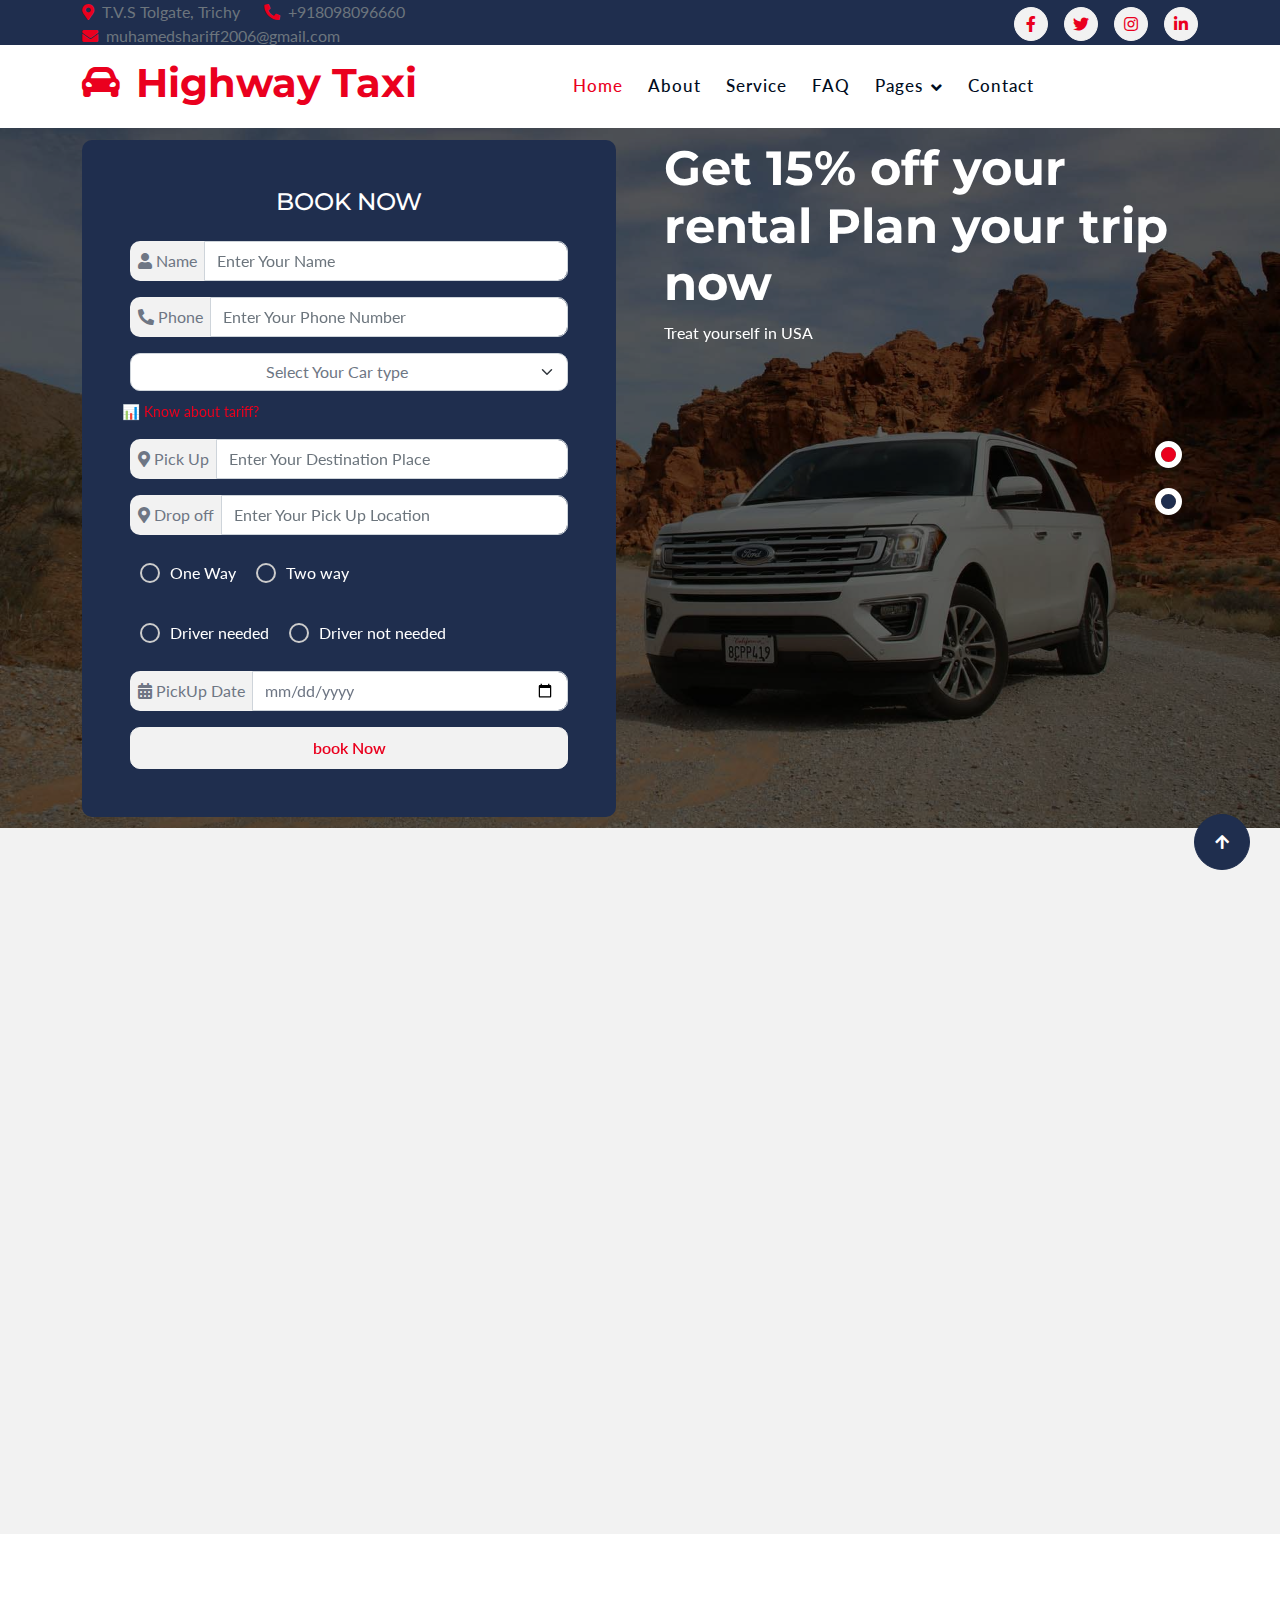
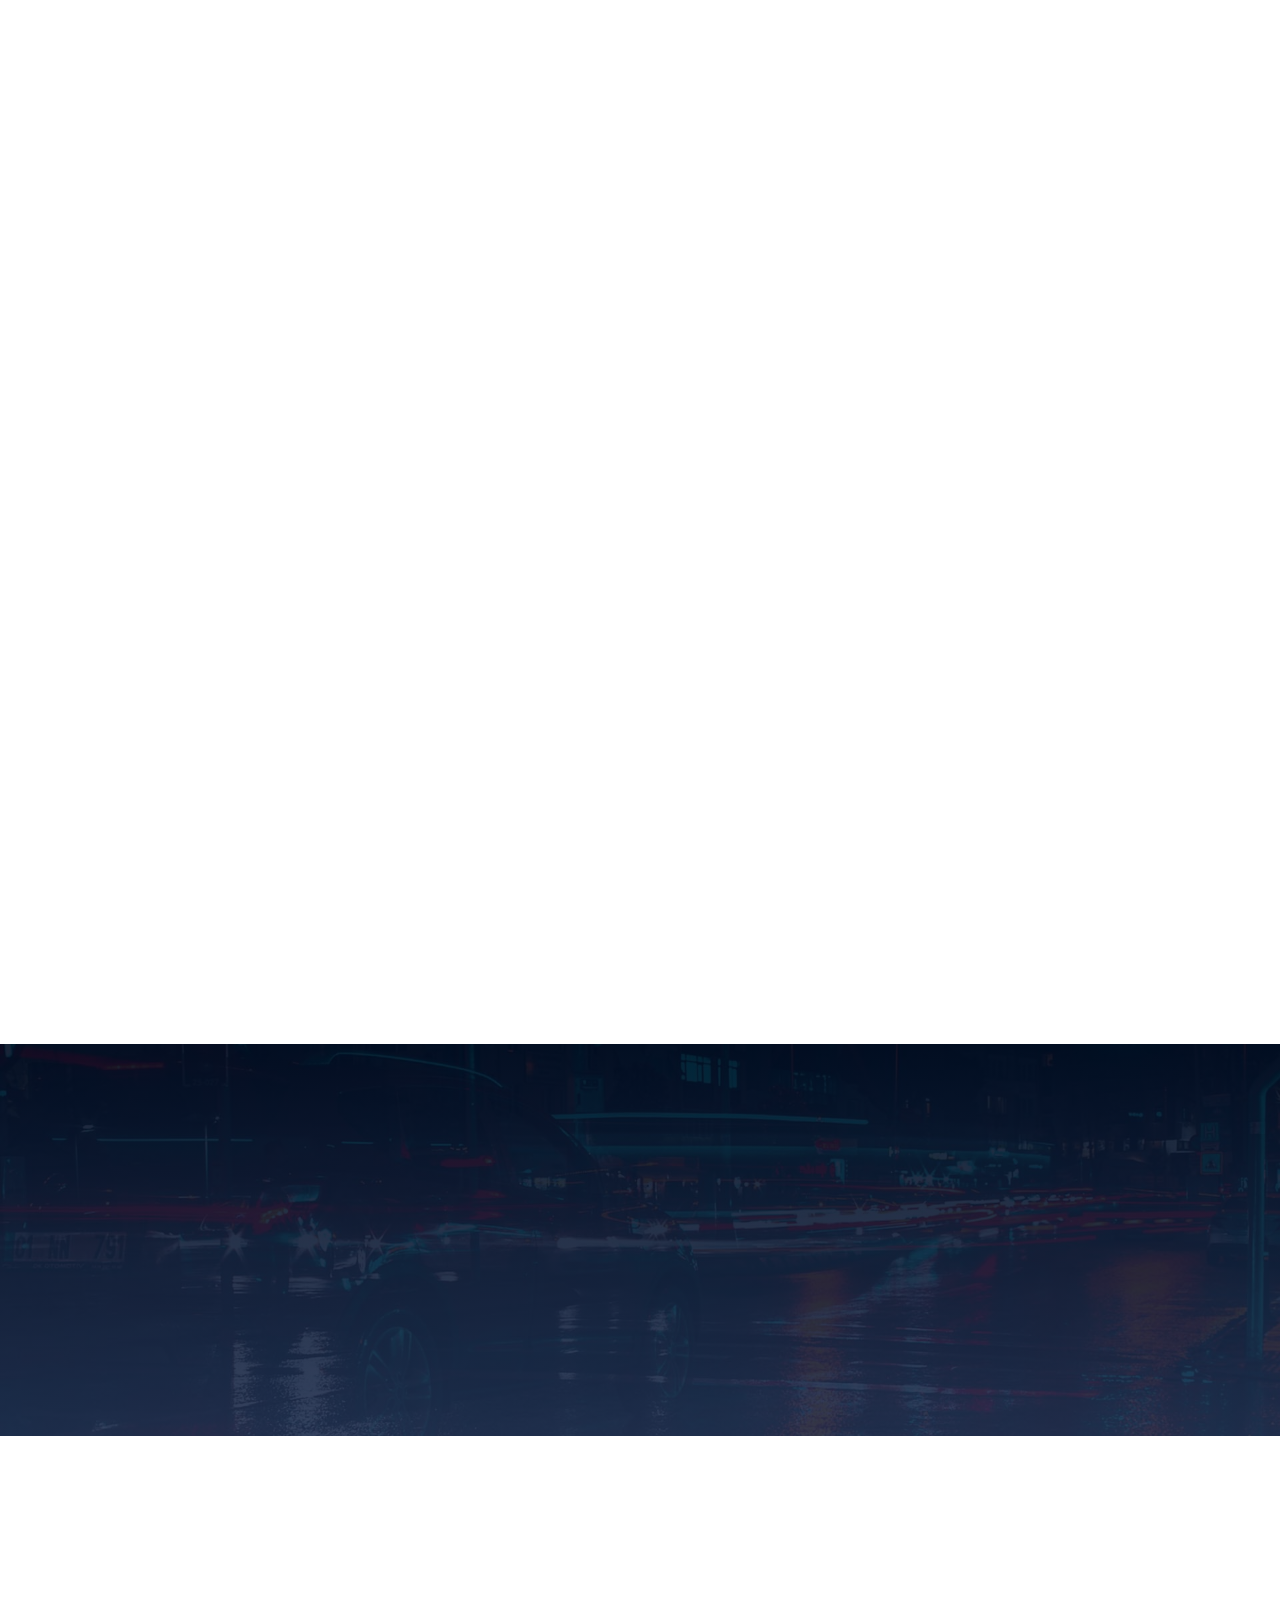
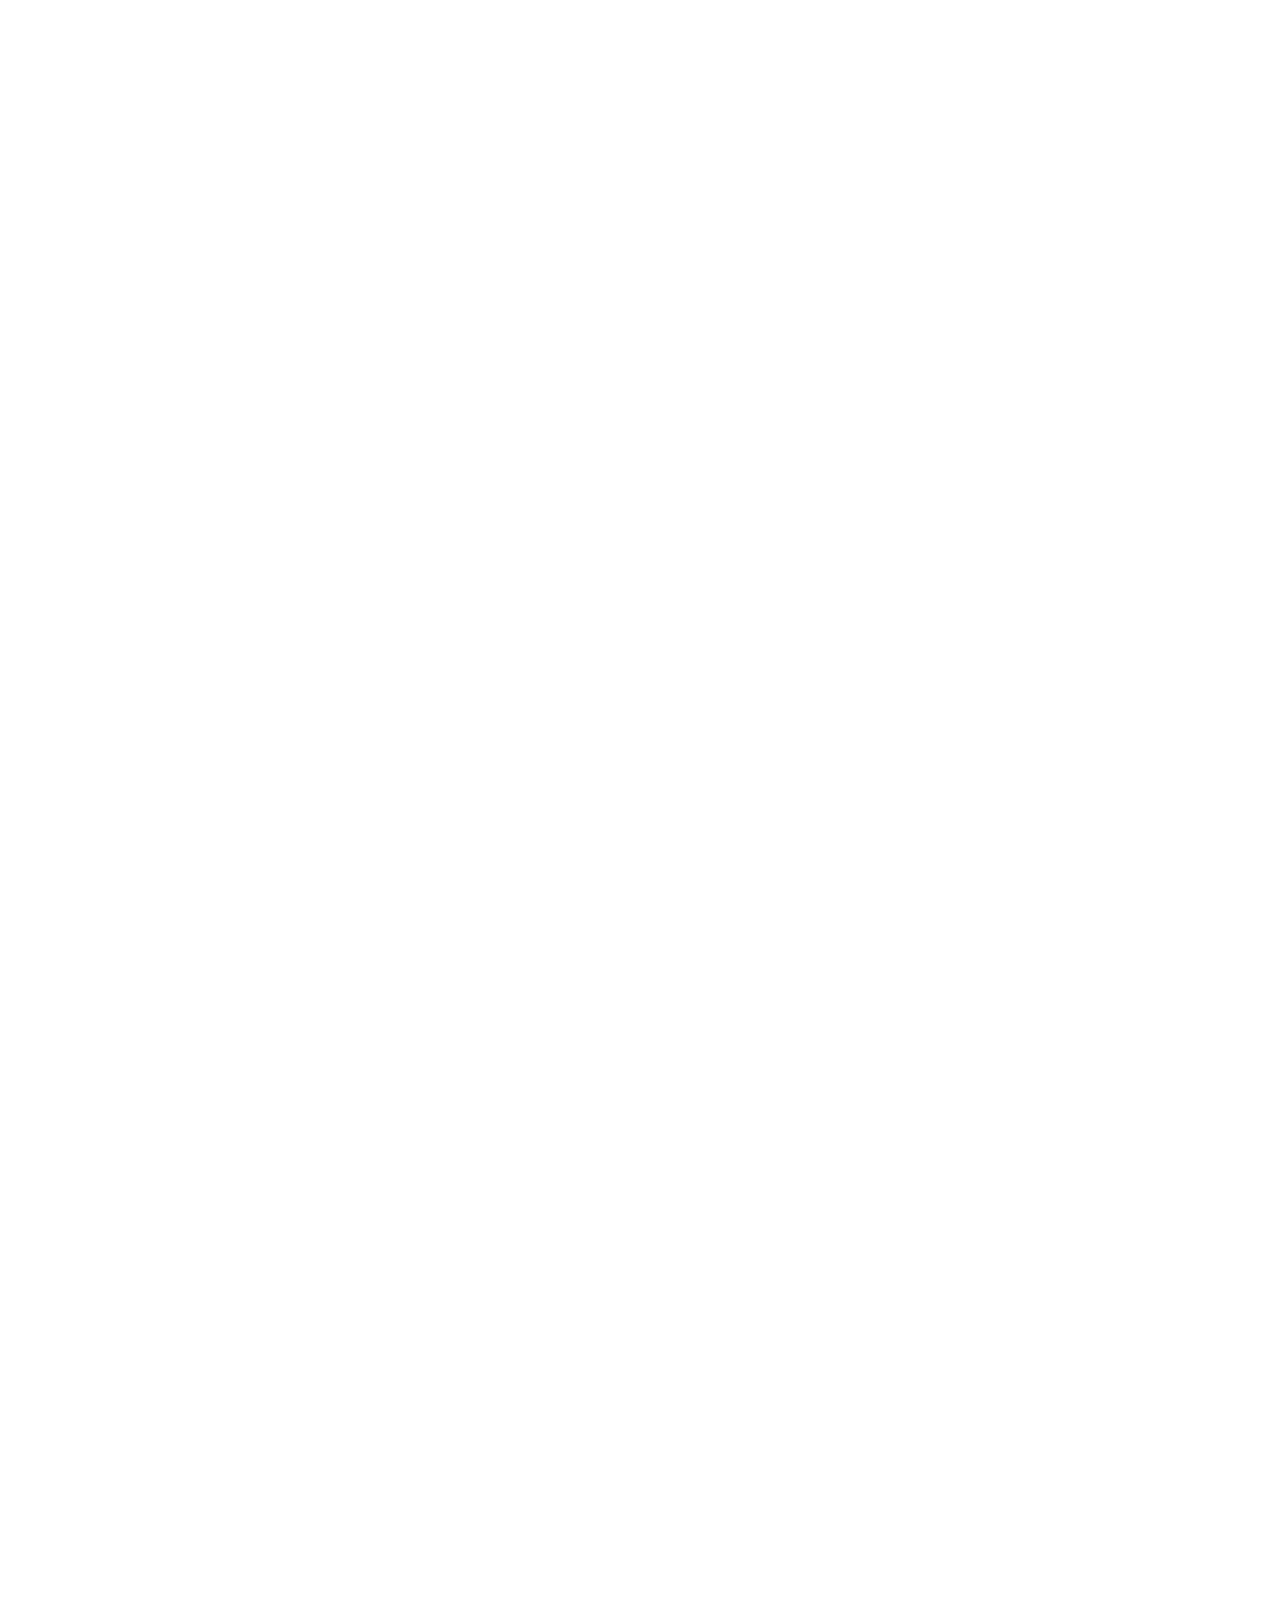
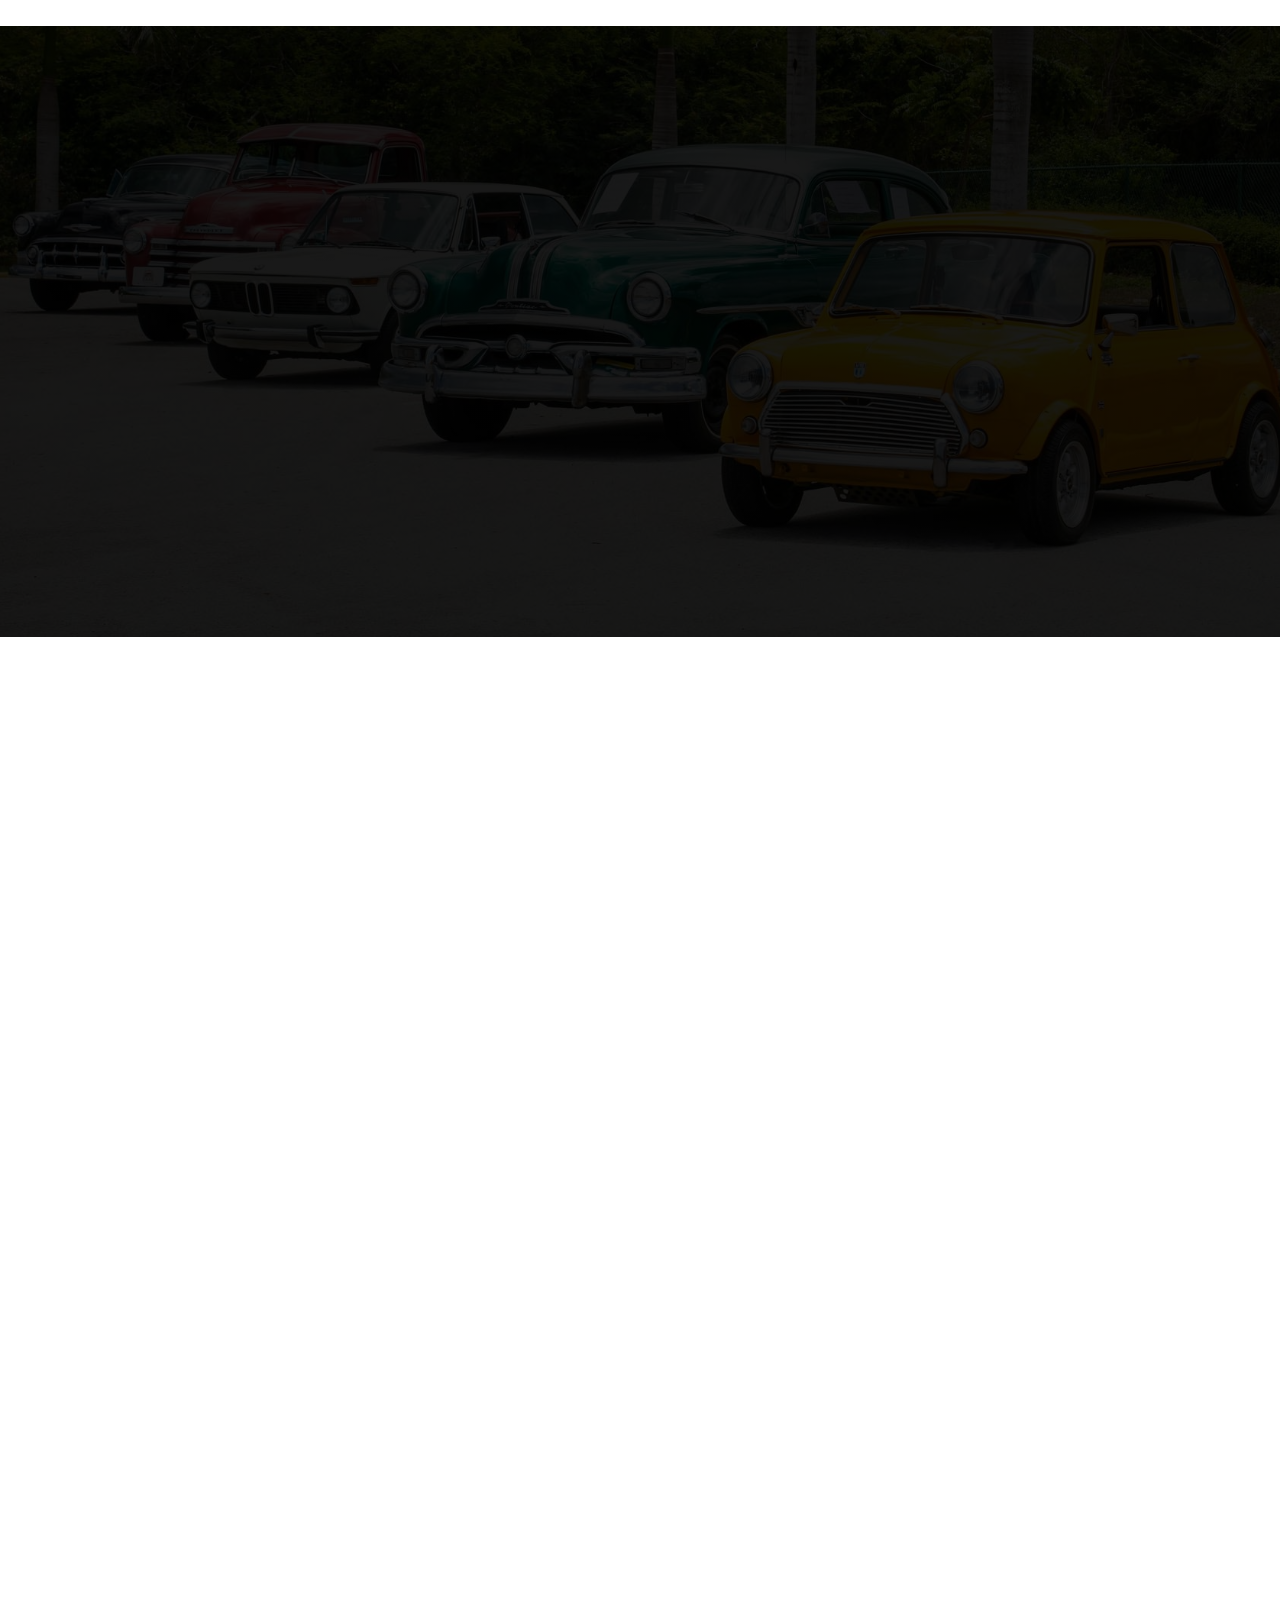
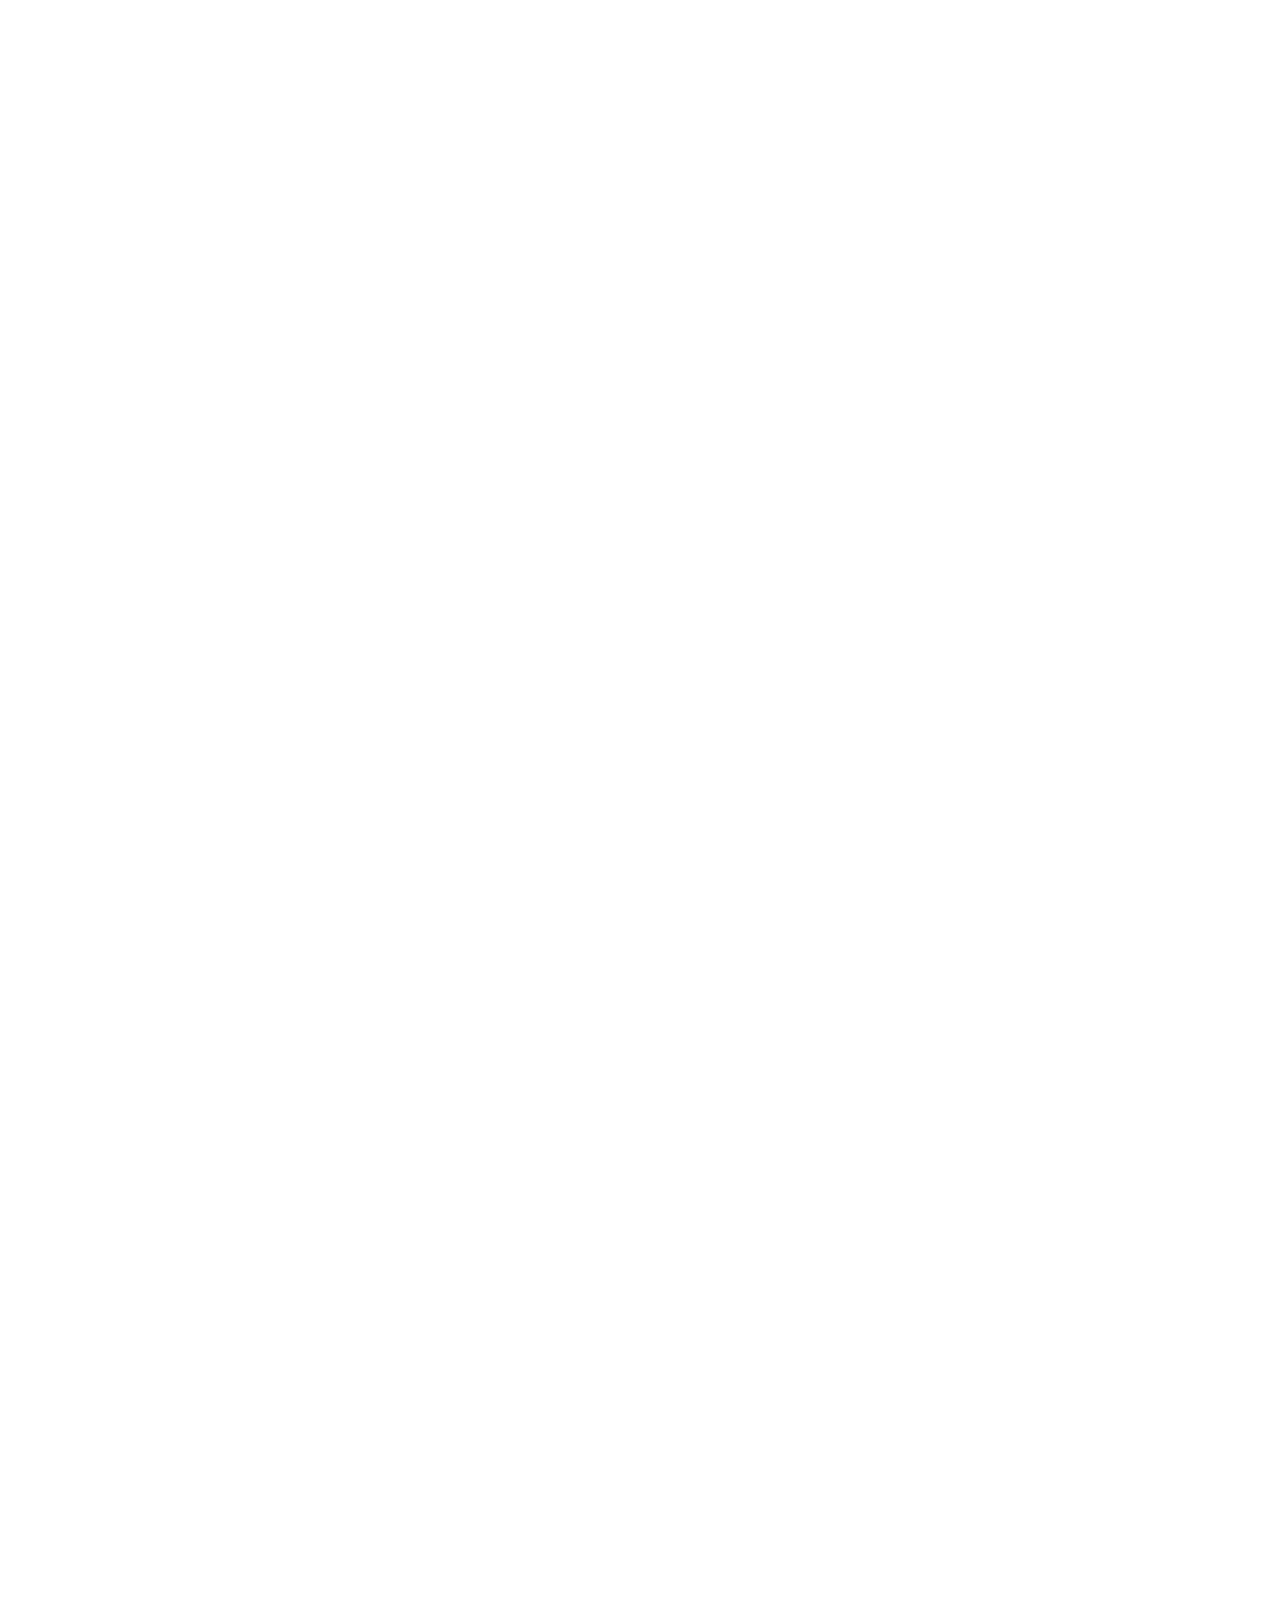
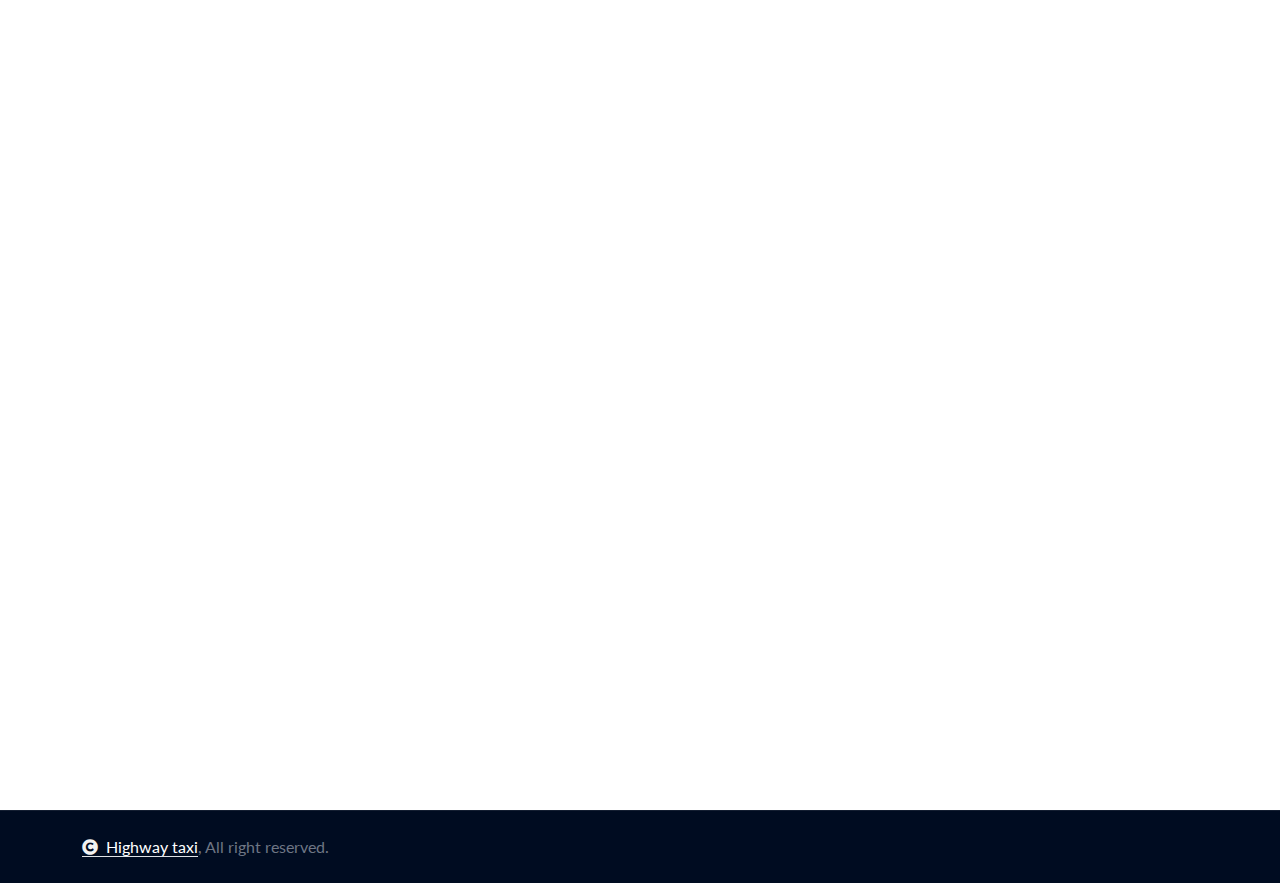
<file: frontend/index.html>
<!DOCTYPE html>
<html lang="en">
  <head>
    <meta charset="utf-8" />
    <title>Cental - Car Rent Website Template</title>
    <meta content="width=device-width, initial-scale=1.0" name="viewport" />
    <meta name="viewport" content="width=device-width, initial-scale=1.0">
    <meta content="" name="keywords" />
    <meta content="" name="description" />

    <!-- Google Web Fonts -->
    <link rel="preconnect" href="https://fonts.googleapis.com" />
    <link rel="preconnect" href="https://fonts.gstatic.com" crossorigin />
    <link
      href="https://fonts.googleapis.com/css2?family=Lato:ital,wght@0,400;0,700;0,900;1,400;1,700;1,900&family=Montserrat:ital,wght@0,100..900;1,100..900&display=swap"
      rel="stylesheet"
    />

    <!-- Icon Font Stylesheet -->
    <link
      rel="stylesheet"
      href="https://use.fontawesome.com/releases/v5.15.4/css/all.css"
    />
    <link
      href="https://cdn.jsdelivr.net/npm/bootstrap-icons@1.4.1/font/bootstrap-icons.css"
      rel="stylesheet"
    />
   <link
  rel="stylesheet"
  href="https://cdnjs.cloudflare.com/ajax/libs/font-awesome/5.15.4/css/all.min.css"
/>



    <!-- Libraries Stylesheet -->
    <link href="lib/animate/animate.min.css" rel="stylesheet" />
    <link href="lib/owlcarousel/assets/owl.carousel.min.css" rel="stylesheet" />

    <!-- Customized Bootstrap Stylesheet -->
    <link href="css/bootstrap.min.css" rel="stylesheet" />

    <!-- Template Stylesheet -->
    <link href="css/style.css" rel="stylesheet" />
  </head>

  <body>
    <!-- Spinner Start -->
    <div
      id="spinner"
      class="show bg-white position-fixed translate-middle w-100 vh-100 top-50 start-50 d-flex align-items-center justify-content-center"
    >
      <div
        class="spinner-border text-primary"
        style="width: 3rem; height: 3rem"
        role="status"
      >
        <span class="sr-only">Loading...</span>
      </div>
    </div>
    <!-- Spinner End -->

    <!-- Topbar Start -->
    <div class="container-fluid topbar bg-secondary d-none d-xl-block w-100">
      <div class="container">
        <div class="row gx-0 align-items-center" style="height: 45px">
          <div class="col-lg-6 text-center text-lg-start mb-lg-0">
            <div class="d-flex flex-wrap">
              <a href="#" class="text-muted me-4"
                ><i class="fas fa-map-marker-alt text-primary me-2"></i>T.V.S Tolgate, Trichy</a
              >
              <a href="tel:+918098096660" class="text-muted me-4"
                ><i class="fas fa-phone-alt text-primary me-2"></i
                >+918098096660</a
              >
              <a href="muhamedshariff2006@gmail.com" class="text-muted me-0"
                ><i class="fas fa-envelope text-primary me-2"></i
                >muhamedshariff2006@gmail.com</a
              >
            </div>
          </div>
          <div class="col-lg-6 text-center text-lg-end">
            <div class="d-flex align-items-center justify-content-end">
              <a
                href="https://www.facebook.com/profile.php?id=100093136890361&sfnsn=wiwspwa&mibextid=RUbZ1f"
                class="btn btn-light btn-sm-square rounded-circle me-3"
                ><i class="fab fa-facebook-f"></i
              ></a>
              <a
                href="https://x.com/eshaaannn07?s=21"
                class="btn btn-light btn-sm-square rounded-circle me-3"
                ><i class="fab fa-twitter"></i
              ></a>
              <a
                href="https://www.instagram.com/_mhd.rhmath.hussain_?utm_source=qr&igsh=MWlzdXl6enVrN2czcw%3D%3D"
                class="btn btn-light btn-sm-square rounded-circle me-3"
                ><i class="fab fa-instagram"></i
              ></a>
              <a
                href="https://www.linkedin.com/in/muhamed-shariff-570b36352/"
                class="btn btn-light btn-sm-square rounded-circle me-0"
                ><i class="fab fa-linkedin-in"></i
              ></a>
            </div>
          </div>
        </div>
      </div>
    </div>
    <!-- Topbar End -->

    <!-- Navbar & Hero Start -->
    <div class="container-fluid nav-bar sticky-top px-0 px-lg-4 py-2 py-lg-0">
      <div class="container">
        <nav class="navbar navbar-expand-lg navbar-light">
          <a href="" class="navbar-brand p-0">
            <h1 class="display-6 text-primary">
              <i class="fas fa-car-alt me-3"></i>Highway Taxi
            </h1>
            <!-- <img src="img/logo.png" alt="Logo"> -->
          </a>
          <button
            class="navbar-toggler"
            type="button"
            data-bs-toggle="collapse"
            data-bs-target="#navbarCollapse"
          >
            <span class="fa fa-bars"></span>
          </button>
          <div class="collapse navbar-collapse" id="navbarCollapse">
            <div class="navbar-nav mx-auto py-0">
              <a href="index.html" class="nav-item nav-link active">Home</a>
              <a href="about.html" class="nav-item nav-link">About</a>
              <a href="service.html" class="nav-item nav-link">Service</a>
              <a href="faq.html" class="nav-item nav-link">FAQ</a>

              <div class="nav-item dropdown">
                <a
                  href="#"
                  class="nav-link dropdown-toggle"
                  data-bs-toggle="dropdown"
                  >Pages</a
                >
                <div class="dropdown-menu m-0">
                  <a href="feature.html" class="dropdown-item">Our Feature</a>
                  <a href="cars.html" class="dropdown-item">Our Cars</a>
                  <a href="team.html" class="dropdown-item">Our Team</a>
                  <a href="testimonial.html" class="dropdown-item"
                    >Testimonial</a
                  >
                  <a href="404.html" class="dropdown-item">404 Page</a>
                </div>
              </div>
              <a href="contact.html" class="nav-item nav-link">Contact</a>
            </div>
            
          </div>
        </nav>
      </div>
    </div>
    <!-- Navbar & Hero End -->
    
    <!-- Carousel Start -->
    <div class="header-carousel">
      <div
        id="carouselId"
        class="carousel slide"
        data-bs-ride="carousel"
        data-bs-interval="false"
      >
        <ol class="carousel-indicators">
          <li
            data-bs-target="#carouselId"
            data-bs-slide-to="0"
            class="active"
            aria-current="true"
            aria-label="First slide"
          ></li>
          <li
            data-bs-target="#carouselId"
            data-bs-slide-to="1"
            aria-label="Second slide"
          ></li>
        </ol>
        <div class="carousel-inner" role="listbox">
          <div class="carousel-item active">
            <img
              src="img/carousel-2.jpg"
              class="img-fluid w-100"
              alt="First slide"
            />
            <div class="carousel-caption">
              <div class="container py-4">
                <div class="row g-5">
                  <div
                    class="col-lg-6 fadeInLeft animated"
                    data-animation="fadeInLeft"
                    data-delay="1s"
                    style="animation-delay: 1s"
                  >
                    <div class="bg-secondary rounded p-5" id="booking">
                      <h4 class="text-white mb-4">BOOK NOW</h4>
                      <form>
                        <div class="row g-3">
                          <div class="col-12">
                            <div class="input-group">
                                <div
                                class="d-flex align-items-center bg-light text-body rounded-start p-2"
                              >
                                <span class="fas fa-user"></span
                                ><span class="ms-1"> Name</span>
                              </div>
                           <input 
                             id="userName"
                             placeholder="Enter Your Name"
                             class="form-control"
                             />
                          </div>
                          </div>
                          <div class="col-12">
                            <div class="input-group">
                            <div
                                class="d-flex align-items-center bg-light text-body rounded-start p-2"
                              >
                                <span class="fas fa-phone-alt"></span
                                ><span class="ms-1">Phone</span>
                              </div>
                            <input class="form-control" 
                                    id="userContact" 
                                    placeholder="Enter Your Phone Number"/>
                            </div>
                          </div>
                          <div class="col-12">
                            <div class="col-12">
                                <select class="form-select" aria-label="Default select example" id="userCarType">
                                <option selected style="text-align:center">Select Your Car type</option>
                                <option value="Swift Dzire">Swift Dzire</option>
                                <option value="Toyoto Innova">Toyoto Innova </option>
                                <option value="Tempo Traveller">Tempo Traveller</option>
                                <option value="Innova Crysta">Innova Crysta</option>
                                <a href="#tariff">know about tariff?</a>
                                </select>
                            </div>
                          </div>
                          <div style="margin-top: 8px; margin-left: -35%;">
                          <a href="#tariff" style="font-size: 0.9rem;">📊 Know about tariff?</a>
                          </div>
                          <div class="col-12">
                            <div class="input-group">
                              <div
                                class="d-flex align-items-center bg-light text-body rounded-start p-2"
                              >
                                <span class="fas fa-map-marker-alt"></span>
                                <span class="ms-1">Pick Up</span>
                              </div>
                              <input
                                class="form-control"
                                type="text"
                                id="pickUp"
                                placeholder="Enter Your Destination Place"
                              
                              />
                            </div>
                          </div>
                          <div class="col-12">
                            <div class="input-group">
                              <div
                                class="d-flex align-items-center bg-light text-body rounded-start p-2"
                              >
                                <span class="fas fa-map-marker-alt"></span
                                ><span class="ms-1">Drop off</span>
                              </div>
                              <input
                                class="form-control"
                                type="text"
                                id="dropOff"
                                placeholder="Enter Your Pick Up Location"
                              />
                            </div>
                          </div>
                          <div style="display: flex;">
                             <label class="custom-radio">
                              <input type="radio" name="option" value="Oneway">
                              <span class="radio-mark"></span>
                              <span class="label-text">One Way</span>
                            </label>
                            <label class="custom-radio">
                              <input type="radio" name="option" value ="Round" >
                              <span class="radio-mark"></span>
                              <span class="label-text">Two way</span>
                            </label>
                          </div>
                           
                          <div style="display: flex;">
                             <label class="custom-radio">
                              <input type="radio" name="option" value="Oneway">
                              <span class="radio-mark"></span>
                              <span class="label-text">Driver needed</span>
                            </label>
                            <label class="custom-radio">
                              <input type="radio" name="option" value ="Round" >
                              <span class="radio-mark"></span>
                              <span class="label-text">Driver not needed</span>
                            </label>
                          </div>
                          <div class="col-12">
                            <div class="input-group">
                              <div
                                class="d-flex align-items-center bg-light text-body rounded-start p-2"
                              >
                                <span class="fas fa-calendar-alt"></span
                                ><span class="ms-1">PickUp Date</span>
                              </div>
                              <input class="form-control" type="date" id="pickupDate"/>
                            </div>
                          </div>
                          <div class="col-12">
                            <button type="submit" class="btn btn-light w-100 py-2" onclick="carBooking(event)">book Now</button>

                          </div>
                        </div>
                      </form>
                    </div>
                  </div>
                  <div
                    class="col-lg-6 d-none d-lg-flex fadeInRight animated"
                    data-animation="fadeInRight"
                    data-delay="1s"
                    style="animation-delay: 1s"
                  >
                    <div class="text-start">
                      <h1 class="display-5 text-white">
                        Get 15% off your rental Plan your trip now
                      </h1>
                      <p>Treat yourself in USA</p>
                    </div>
                  </div>
                </div>
              </div>
            </div>
          </div>
          <div class="carousel-item">
            <img
              src="img/carousel-1.jpg"
              class="img-fluid w-100"
              alt="First slide"
            />
            <div class="carousel-caption">
              <div class="container py-4">
                <div class="row g-5">
                  <div
                    class="col-lg-6 fadeInLeft animated"
                    data-animation="fadeInLeft"
                    data-delay="1s"
                    style="animation-delay: 1s"
                  >
                    <div class="bg-secondary rounded p-5">
                      <h4 class="text-white mb-4">CONTINUE CAR RESERVATION</h4>
                     <form onsubmit="carRental(event)">
                        <div class="row g-3">
                          <div class="col-12">
                            <div class="input-group">
                                <div
                                class="d-flex align-items-center bg-light text-body rounded-start p-2"
                              >
                                <span class="fas fa-user"></span
                                ><span class="ms-1"> Name</span>
                              </div>
                           <input 
                             id="rentalUserName"
                             placeholder="Enter Your Name"
                             class="form-control"
                             />
                          </div>
                          </div>
                          <div class="col-12">
                            <div class="input-group">
                            <div
                                class="d-flex align-items-center bg-light text-body rounded-start p-2"
                              >
                                <span class="fas fa-phone-alt"></span
                                ><span class="ms-1">Phone</span>
                              </div>
                            <input class="form-control" 
                                    id="rentalUserContact" 
                                    placeholder="Enter Your Phone Number"/>
                            </div>
                          </div>
                          <div class="col-12">
                            <div class="col-12">
                                <select class="form-select" aria-label="Default select example" id="rentalUserCarType">
                                <option selected style="text-align:center">Select Your Car type</option>
                                <option value="Swift Dzire">Swift Dzire</option>
                                <option value="Toyoto Innova">Toyoto Innova </option>
                                <option value="Tempo Traveller">Tempo Traveller</option>
                                <option value="Innova Crysta">Innova Crysta</option>
                                </select>
                            </div>
                          </div>
                          <div class="col-12">
                           <div class="input-group">
                            <div class="d-flex align-items-center bg-light text-body rounded-start p-2">
                            <span class="fas fa-calendar-alt"></span><span class="ms-1">Pick Up</span>
                            </div>
                            <input class="form-control" type="date" id="rentalPickupDate">
                            </div>
                            </div>                     
                          <div class="col-12">
                            <div class="input-group">
                              <div
                                class="d-flex align-items-center bg-light text-body rounded-start p-2"
                              >
                                <span class="fas fa-calendar-alt"></span
                                ><span class="ms-1">Return Date</span>
                              </div>
                              <input class="form-control" type="date" id="rentalReturnDate"/>
                            </div>
                          </div>
                          <div class="col-12">
                            <button type="submit" class="btn btn-light w-100 py-2">book Now</button>

                          </div>
                        </div>
                      </form>
                    </div>
                  </div>
                  <div
                    class="col-lg-6 d-none d-lg-flex fadeInRight animated"
                    data-animation="fadeInRight"
                    data-delay="1s"
                    style="animation-delay: 1s"
                  >
                    <div class="text-start">
                      <h1 class="display-5 text-white">
                        Get 15% off your rental! Choose Your Model
                      </h1>
                      <p>Treat yourself in USA</p>
                    </div>
                  </div>
                </div>
              </div>
            </div>
          </div>
        </div>
      </div>
    </div>
    <!-- Carousel End -->

    <!-- Features Start -->
    <div class="container-fluid feature py-5">
      <div class="container py-5">
        <div
          class="text-center mx-auto pb-5 wow fadeInUp"
          data-wow-delay="0.1s"
          style="max-width: 800px"
        >
          <h1 class="display-5 text-capitalize mb-3">
            Car <span class="text-primary">Features</span>
          </h1>
          <p class="mb-0">
            Our vehicles come loaded with features tailored for modern travelers.
             From real-time car availability and 24/7 support to sanitized interiors and flexible pickup options — every detail is crafted for your comfort, safety, and satisfaction.
             Discover what makes our car rental experience truly exceptional.
          </p>
        </div>
        <div class="row g-4 align-items-center">
          <div class="col-xl-4">
            <div class="row gy-4 gx-0">
              <div class="col-12 wow fadeInUp" data-wow-delay="0.1s">
                <div class="feature-item">
                  <div class="feature-icon">
                    <span class="fa fa-trophy fa-2x"></span>
                  </div>
                  <div class="ms-4">
                    <h5 class="mb-3">Drive Your Way</h5>
                    <p class="mb-0">
                     Choose total freedom with self-drive options or enjoy 
                     a relaxed trip with our professional chauffeurs.
                    </p>
                  </div>
                </div>
              </div>
              <div class="col-12 wow fadeInUp" data-wow-delay="0.3s">
                <div class="feature-item">
                  <div class="feature-icon">
                    <span class="fa fa-road fa-2x"></span>
                  </div>
                  <div class="ms-4">
                    <h5 class="mb-3">24/7 road assistance</h5>
                    <p class="mb-0">
                      Travel worry-free. Our support team is always on call for 
                      flat tires, engine issues, or emergencies — day or night.
                    </p>
                  </div>
                </div>
              </div>
            </div>
          </div>
          <div class="col-lg-12 col-xl-4 wow fadeInUp" data-wow-delay="0.2s">
            <img
              src="img/InnovaCrysta2.png"
              class="img-fluid w-100"
              style="width: 100%; height: 300px; object-fit: cover;"
              alt="Img"
            />
          </div>
          <div class="col-xl-4">
            <div class="row gy-4 gx-0">
              <div class="col-12 wow fadeInUp" data-wow-delay="0.1s">
                <div class="feature-item justify-content-end">
                  <div class="text-end me-4">
                    <h5 class="mb-3">Fully Sanitized & Maintained Cars</h5>
                    <p class="mb-0">
                      Every car is deep-cleaned, sanitized, and checked before each 
                      ride to ensure health, safety, and comfort.
                    </p>
                  </div>
                  <div class="feature-icon">
                    <span class="fa fa-soap fa-2x"></span>
                  </div>
                </div>
              </div>
              <div class="col-12 wow fadeInUp" data-wow-delay="0.3s">
                <div class="feature-item justify-content-end">
                  <div class="text-end me-4">
                    <h5 class="mb-3"> Flexible Pickup & Drop-Off</h5>
                    <p class="mb-0">
                      Start and end your journey from any location — 
                      your home, office, airport, or even a friend’s place.
                    </p>
                  </div>
                  <div class="feature-icon">
                    <span class="fa fa-map fa-2x"></span>
                  </div>
                </div>
              </div>
            </div>
          </div>
        </div>
      </div>
    </div>
    <!-- Features End -->

    <!-- About Start -->
    <div class="container-fluid overflow-hidden about py-5">
      <div class="container py-5">
        <div class="row g-5">
          <div class="col-xl-6 wow fadeInLeft" data-wow-delay="0.2s">
            <div class="about-item">
              <div class="pb-5">
                <h1 class="display-5 text-capitalize">
                  Cental <span class="text-primary">About</span>
                </h1>
                <p class="mb-0">
                 With over <strong>10 years of experience</strong> in the car rental industry, we take pride in delivering reliable, well-maintained vehicles tailored to your needs. 
                 Whether you're planning a family trip, business travel, or a weekend getaway, our team ensures a seamless and safe rental experience 
                 from start to finish.
                </p>
              </div>
              <div class="row g-4">
                <div class="col-lg-6">
                  <div class="about-item-inner border p-4">
                    <div class="about-icon mb-4">
                      <img
                        src="img/about-icon-1.png"
                        class="img-fluid w-50 h-50"
                        alt="Icon"
                      />
                    </div>
                    <h5 class="mb-3">Our Vision</h5>
                    <p class="mb-0">
                      To be your go-to choice for reliable rides, with easy booking, clean cars, and friendly service every time.
                    </p>
                  </div>
                </div>
                <div class="col-lg-6">
                  <div class="about-item-inner border p-4">
                    <div class="about-icon mb-4">
                      <img
                        src="img/about-icon-2.png"
                        class="img-fluid h-50 w-50"
                        alt="Icon"
                      />
                    </div>
                    <h5 class="mb-3">Our Mision</h5>
                    <p class="mb-0">
                     To make car rentals simple, affordable, and stress-free — so you can focus on the journey, not the hassle.
                    </p>
                  </div>
                </div>
              </div>
              <h4 class="text-item my-4">
                 We offer multiple ways to book your vehicle — through our website, our Telegram bot, or by direct phone call.
                 Customer satisfaction and service quality are our top priorities.
              </h4>
              <div class="row g-4">
                <div class="col-lg-6">
                  <div class="text-center rounded bg-secondary p-4">
                    <h1 class="display-6 text-white">1+</h1>
                    <h5 class="text-light mb-0">Years Of Experience</h5>
                  </div>
                </div>
                <div class="col-lg-6">
                  <div class="rounded">
                    <p class="mb-2">
                      <i class="fa fa-check-circle text-primary me-1"></i> Book via website, Telegram bot, or a quick phone call
                    </p>
                    <p class="mb-2">
                      <i class="fa fa-check-circle text-primary me-1"></i> A
                      Clean, reliable vehicles ready for any journey.
                    </p>
                    <p class="mb-2">
                      <i class="fa fa-check-circle text-primary me-1"></i>
                      Friendly support and happy customers every day.
                    </p>
                    <p class="mb-0">
                      <i class="fa fa-check-circle text-primary me-1"></i> dio
                      Affordable and transparent pricing — no hidden fees
                    </p>
                  </div>
                </div>
                
              </div>
            </div>
          </div>
          <div class="col-xl-6 wow fadeInRight" data-wow-delay="0.2s">
            <div class="about-img">
              <div class="img-1">
                <img
                  src="img/about-img.jpg"
                  class="img-fluid rounded h-100 w-100"
                  alt=""
                />
              </div>
              
            </div>
          </div>
        </div>
      </div>
    </div>
    <!-- About End -->

    <!-- Fact Counter -->
    <div class="container-fluid counter bg-secondary py-5">
      <div class="container py-5">
        <div class="row g-5">
          <div
            class="col-md-6 col-lg-6 col-xl-3 wow fadeInUp"
            data-wow-delay="0.1s"
          >
            <div class="counter-item text-center">
              <div class="counter-item-icon mx-auto">
                <i class="fas fa-thumbs-up fa-2x"></i>
              </div>
              <div class="counter-counting my-3">
                <span class="text-white fs-2 fw-bold" data-toggle="counter-up"
                  id="clientCounters">0</span
                >
                <span class="h1 fw-bold text-white">+</span>
              </div>
              <h4 class="text-white mb-0">Happy Clients</h4>
            </div>
          </div>
          
          <div
            class="col-md-6 col-lg-6 col-xl-3 wow fadeInUp"
            data-wow-delay="0.7s"
          >
            <div class="counter-item text-center">
              <div class="counter-item-icon mx-auto">
                <i class="fas fa-clock fa-2x"></i>
              </div>
              <div class="counter-counting my-3">
                <span class="text-white fs-2 fw-bold" data-toggle="counter-up"
                  >0</span
                >
                <span class="h1 fw-bold text-white">+</span>
              </div>
              <h4 class="text-white mb-0">Total kilometers</h4>
            </div>
          </div>
        </div>
      </div>
    </div>
    <!-- Fact Counter -->
    <!-- Car categories Start -->
    <div class="categories-carousel owl-carousel wow fadeInUp" data-wow-delay="0.1s" style="margin-top: 5%;" id="tariff">

  <!-- Card 1 -->
  <div class="categories-item p-4 h-100" style="border: 1px solid black; border-radius: 25px;">
    <div class="categories-item-inner">
      <div class="categories-img rounded-top">
        <div class="image-wrapper">
          <img src="img/innova.jpg" class="img-fluid w-100 rounded-top" alt="Hyundai Kona" />
        </div>
      </div>
      <div class="categories-content rounded-bottom p-4">
        <h4>Toyota Innova</h4>
        <div class="categories-review mb-3">
          <div class="me-3">4.8 Review</div>
          <div class="d-flex justify-content-center text-secondary">
            <i class="fas fa-star"></i><i class="fas fa-star"></i><i class="fas fa-star"></i><i class="fas fa-star"></i><i class="fas fa-star"></i>
          </div>
        </div>
        <h4 class="bg-white text-primary rounded-pill py-2 px-4 mb-3 text-center">
          20₹/km in One Way Trip
        </h4>
        <h4 class="bg-white text-primary rounded-pill py-2 px-4 mb-3 text-center">
          18₹/km in Round Trip
        </h4>
        <div class="row gy-2 gx-0 text-center mb-4">
          <div class="col-4 border-end border-white"><i class="fa fa-users text-dark"></i> <span class="text-body ms-1">7 Seat</span></div>
          <div class="col-4 border-end border-white"><i class="fa fa-car text-dark"></i> <span class="text-body ms-1">AT/MT</span></div>
          <div class="col-4"><i class="fa fa-gas-pump text-dark"></i> <span class="text-body ms-1">Petrol</span></div>
          <div class="col-4 border-end border-white"><i class="fa fa-car text-dark"></i> <span class="text-body ms-1">2016</span></div>
          <div class="col-4 border-end border-white"><i class="fa fa-cogs text-dark"></i> <span class="text-body ms-1">AUTO</span></div>
          <div class="col-4"><i class="fa fa-road text-dark"></i> <span class="text-body ms-1">27K</span></div>
        </div>
        <button class="btn btn-primary rounded-pill d-flex justify-content-center py-3" onclick="setCarType('Toyoto Innova')">Book Now</a>
      </div>
    </div>
  </div>

  <!-- Card 2 -->
  <div class="categories-item p-4 h-100" style="border: 1px solid black; border-radius: 25px;">
    <div class="categories-item-inner">
      <div class="categories-img rounded-top">
        <div class="image-wrapper">
          <img src="img/dzire.jpg" class="img-fluid w-100 rounded-top" alt="Toyota Innova" />
        </div>
      </div>
      <div class="categories-content rounded-bottom p-4">
        <h4>Swift Dzire</h4>
        <div class="categories-review mb-3">
          <div class="me-3">4.5 Review</div>
          <div class="d-flex justify-content-center text-secondary">
            <i class="fas fa-star"></i><i class="fas fa-star"></i><i class="fas fa-star"></i><i class="fas fa-star"></i><i class="fas fa-star text-body"></i>
          </div>
        </div>
        <h4 class="bg-white text-primary rounded-pill py-2 px-4 mb-3 text-center">
          15₹/km in One Way Trip
        </h4>
        <h4 class="bg-white text-primary rounded-pill py-2 px-4 mb-3 text-center">
          13₹/km in Round Trip
        </h4>
        <div class="row gy-2 gx-0 text-center mb-4">
          <div class="col-4 border-end border-white"><i class="fa fa-users text-dark"></i> <span class="text-body ms-1">4 Seat</span></div>
          <div class="col-4 border-end border-white"><i class="fa fa-car text-dark"></i> <span class="text-body ms-1">AT/MT</span></div>
          <div class="col-4"><i class="fa fa-gas-pump text-dark"></i> <span class="text-body ms-1">Petrol</span></div>
          <div class="col-4 border-end border-white"><i class="fa fa-car text-dark"></i> <span class="text-body ms-1">2022</span></div>
          <div class="col-4 border-end border-white"><i class="fa fa-cogs text-dark"></i> <span class="text-body ms-1">AUTO</span></div>
          <div class="col-4"><i class="fa fa-road text-dark"></i> <span class="text-body ms-1">27K</span></div>
        </div>
        <button class="btn btn-primary rounded-pill d-flex justify-content-center py-3" onclick="setCarType('Swift Dzire')">Book Now</button>
      </div>
    </div>
  </div>

  <!-- Card 3 -->
  <div class="categories-item p-4 h-100"style="border: 1px solid black; border-radius: 25px;">
    <div class="categories-item-inner">
      <div class="categories-img rounded-top">
        <div class="image-wrapper">
          <img src="img/10-seat-tempo-traveller-1000x1000.webp" class="img-fluid w-100 rounded-top" alt="Tempo Traveller" />
        </div>
      </div>
      <div class="categories-content rounded-bottom p-4">
        <h4>Tempo Traveller</h4>
        <div class="categories-review mb-3">
          <div class="me-3">4.8 Review</div>
          <div class="d-flex justify-content-center text-secondary">
            <i class="fas fa-star"></i><i class="fas fa-star"></i><i class="fas fa-star"></i><i class="fas fa-star"></i><i class="fas fa-star text-body"></i>
          </div>
        </div>
        <h4 class="bg-white text-primary rounded-pill py-2 px-6 mb-3 text-center">
          26₹/km in Round Trip
        </h4>
         <h4 class="bg-white text-primary rounded-pill py-2 px-4 mb-3 text-center">
          <br>
        </h4>
        <div class="row gy-2 gx-0 text-center mb-4">
          <div class="col-4 border-end border-white"><i class="fa fa-users text-dark"></i> <span class="text-body ms-1">14 Seat</span></div>
          <div class="col-4 border-end border-white"><i class="fa fa-car text-dark"></i> <span class="text-body ms-1">AT/MT</span></div>
          <div class="col-4"><i class="fa fa-gas-pump text-dark"></i> <span class="text-body ms-1">Petrol</span></div>
          <div class="col-4 border-end border-white"><i class="fa fa-car text-dark"></i> <span class="text-body ms-1">2015</span></div>
          <div class="col-4 border-end border-white"><i class="fa fa-cogs text-dark"></i> <span class="text-body ms-1">AUTO</span></div>
          <div class="col-4"><i class="fa fa-road text-dark"></i> <span class="text-body ms-1">27K</span></div>
        </div>
        <button class="btn btn-primary rounded-pill d-flex justify-content-center py-3" onclick="setCarType('Tempo Traveller')">Book Now</button>
      </div>
    </div>
  </div>

  <!-- Card 4 -->
  <div class="categories-item p-4 h-100"style="border: 1px solid black; border-radius: 25px;">
    <div class="categories-item-inner">
      <div class="categories-img rounded-top">
        <div class="image-wrapper">
          <img src="img/InnovaCrysta2.png" class="img-fluid w-100 rounded-top" alt="Swift Dzire" />
        </div>
      </div>
      <div class="categories-content rounded-bottom p-4";>
        <h4>Toyota Innova Crysta</h4>
        <div class="categories-review mb-3">
          <div class="me-3">4.5 Review</div>
          <div class="d-flex justify-content-center text-secondary">
            <i class="fas fa-star"></i><i class="fas fa-star"></i><i class="fas fa-star"></i><i class="fas fa-star"></i><i class="fas fa-star text-body"></i>
          </div>
        </div>
       <h4 class="bg-white text-primary rounded-pill py-2 px-4 mb-3 text-center">
          27₹/km in One Way Trip
        </h4>
        <h4 class="bg-white text-primary rounded-pill py-2 px-4 mb-3 text-center">
          25₹/km in Round Trip
        </h4>
        <div class="row gy-2 gx-0 text-center mb-4">
          <div class="col-4 border-end border-white"><i class="fa fa-users text-dark"></i> <span class="text-body ms-1">7 Seat</span></div>
          <div class="col-4 border-end border-white"><i class="fa fa-car text-dark"></i> <span class="text-body ms-1">AT/MT</span></div>
          <div class="col-4"><i class="fa fa-gas-pump text-dark"></i> <span class="text-body ms-1">Petrol</span></div>
          <div class="col-4 border-end border-white"><i class="fa fa-car text-dark"></i> <span class="text-body ms-1">2015</span></div>
          <div class="col-4 border-end border-white"><i class="fa fa-cogs text-dark"></i> <span class="text-body ms-1">AUTO</span></div>
          <div class="col-4"><i class="fa fa-road text-dark"></i> <span class="text-body ms-1">27K</span></div>
        </div>
        <button class="btn btn-primary rounded-pill d-flex justify-content-center py-3" onclick="setCarType('Innova Crysta')">Book Now</button>
      </div>
    </div>
  </div>
</div>
</div>

    <!-- Car categories End -->
    <!-- Services Start -->
    <div class="container-fluid service py-5">
      <div class="container py-5">
        <div
          class="text-center mx-auto pb-5 wow fadeInUp"
          data-wow-delay="0.1s"
          style="max-width: 800px"
        >
          <h1 class="display-5 text-capitalize mb-3">
            Cental <span class="text-primary">Services</span>
          </h1>
          <p class="mb-0">
            With over <strong>1 years of trusted experience</strong>, Cental Services offers reliable and affordable car rentals for your everyday needs. Our fleet includes well-maintained standard car perfect for city drives, office commutes, and casual outings. 
  Whether it's a daily ride or a weekend trip, we ensure a smooth and comfortable journey at competitive prices.
          </p>
        </div>
        <div class="row g-4">
        <div class="col-md-6 col-lg-4 wow fadeInUp" data-wow-delay="0.1s">
            <div onclick="handlePhoneClick()" style="cursor: pointer;">
            <div class="service-item p-4 pt-5 pb-5">
            <div class="service-icon mb-4">
                <i class="fa fa-phone-alt fa-2x"></i>
            </div>
            <h5 class="mb-3">Phone Reservation</h5>
            <p class="mb-0">
                Call us directly to reserve your car. Available 24/7.
            </p>
            </div>
        </div>
        </div>
          <div class="col-md-6 col-lg-4 wow fadeInUp" data-wow-delay="0.3s">
            <a href="https://t.me/Taketaxi247_bot" target="_blank" style="text-decoration: none; color: inherit;">
            <div class="service-item p-4">
              <div class="service-icon mb-4">
                <i class="bi bi-telegram fs-1"></i>
              </div>
              <h5 class="mb-3">Visit Our Telegram Bot</h5>
              <p class="mb-0">
                 Want to book a car without opening our website? No problem!  
                 Use our Telegram bot to book your ride, get support, and grab exclusive offers.
              </p>
            </div>
            </a>
          </div>
          <div class="col-md-6 col-lg-4 wow fadeInUp" data-wow-delay="0.5s">
            <a href="https://wa.me/919361261582" target="_blank" style="text-decoration: none; color: inherit;">
            <div class="service-item p-4">
              <div class="service-icon mb-4">
                <i class="bi bi-whatsapp fs-1"></i>
              </div>
              <h5 class="mb-3">Whatsapp</h5>
              <p class="mb-0">
                 Contact us on WhatsApp for quick inquiries, booking assistance, and details about our payment packages.
              </p>
            </div>
          </div>
          <div class="col-md-6 col-lg-4 wow fadeInUp" data-wow-delay="0.1s">
            <div class="service-item p-4 ">
              <div class="service-icon mb-4">
                <i class="fa fa-umbrella fa-2x"></i>
              </div>
              <h5 class="mb-3">One Way Rental</h5>
              <p class="mb-0">
                 We Also Provide One Way Rental Trip Don't You Know About One Way Rental?
                 Don't Worry Visit our Faq page to Know More
              </p>
            </div>
          </div>
        </div>
      </div>
    </div>
    <!-- Services End -->
   
    <!-- Car Steps Start -->
    <div class="container-fluid steps py-5">
      <div class="container py-5">
        <div
          class="text-center mx-auto pb-5 wow fadeInUp"
          data-wow-delay="0.1s"
          style="max-width: 800px"
        >
          <h1 class="display-5 text-capitalize text-white mb-3">
            Booking<span class="text-primary"> Process</span>
          </h1>
          <p class="mb-0 text-white">
            The steps involved in booking are simple and easy. You can book a car through our Telegram bot, website, or by contacting us via phone
          </p>
        </div>
        <div class="row g-4">
          <div class="col-lg-4 wow fadeInUp" data-wow-delay="0.1s">
            <div class="steps-item p-4 mb-4">
              <h4>Come In Contact</h4>
              <p class="mb-0">
                You can Send Your Details Through our Website <a href="https://t.me/Taketaxi247_bot" class="btn btn-outline-success btn-sm">Telegram</a> or <a href="#" class="btn btn-outline-success btn-sm" onclick="handlePhoneClick()">Call Us</a>
              </p>
              <div class="setps-number">01.</div>
            </div>
          </div>
          <div class="col-lg-4 wow fadeInUp" data-wow-delay="0.3s">
            <div class="steps-item p-4 mb-4">
              <h4>Discuss about Payment package</h4>
              <p class="mb-0">
                 <p class="mb-0">
  After getting your request, we’ll share available cars and discuss the best payment plan for your trip.
</p>

    </p>
              </p>
              <div class="setps-number">02.</div>
            </div>
          </div>
          <div class="col-lg-4 wow fadeInUp" data-wow-delay="0.5s">
            <div class="steps-item p-4 mb-4">
              <h4>Enjoy Driving</h4>
              <p class="mb-0">
                  Once everything is confirmed, your car will be ready.  Enjoy a smooth, safe trip
              </p>
              <div class="setps-number">03.</div>
            </div>
          </div>
        </div>
      </div>
    </div>
    <!-- Car Steps End -->

    <!-- Blog Start -->
    <div class="container-fluid blog py-5">
      <div class="container py-5">
        <div
          class="text-center mx-auto pb-5 wow fadeInUp"
          data-wow-delay="0.1s"
          style="max-width: 800px"
        >
          <h1 class="display-5 text-capitalize mb-3">
            Cental<span class="text-primary"> Blog & News</span>
          </h1>
          <p class="mb-0">
            Lorem ipsum dolor sit amet, consectetur adipisicing elit. Ut amet
            nemo expedita asperiores commodi accusantium at cum harum,
            excepturi, quia tempora cupiditate! Adipisci facilis modi quisquam
            quia distinctio,
          </p>
        </div>
        <div class="row g-4">
          <div class="col-lg-4 wow fadeInUp" data-wow-delay="0.1s">
            <div class="blog-item">
              <div class="blog-img">
                <img
                  src="img/blog-1.jpg"
                  class="img-fluid rounded-top w-100"
                  alt="Image"
                />
              </div>
              <div class="blog-content rounded-bottom p-4">
                <div class="blog-date">30 Dec 2025</div>
                <div class="blog-comment my-3">
                  <div class="small">
                    <span class="fa fa-user text-primary"></span
                    ><span class="ms-2">Martin.C</span>
                  </div>
                  <div class="small">
                    <span class="fa fa-comment-alt text-primary"></span
                    ><span class="ms-2">6 Comments</span>
                  </div>
                </div>
                <a href="#" class="h4 d-block mb-3"
                  >Rental Cars how to check driving fines?</a
                >
                <p class="mb-3">
                  Lorem, ipsum dolor sit amet consectetur adipisicing elit. Eius
                  libero soluta impedit eligendi? Quibusdam, laudantium.
                </p>
                <a href="#" class=""
                  >Read More <i class="fa fa-arrow-right"></i
                ></a>
              </div>
            </div>
          </div>
          <div class="col-lg-4 wow fadeInUp" data-wow-delay="0.3s">
            <div class="blog-item">
              <div class="blog-img">
                <img
                  src="img/blog-2.jpg"
                  class="img-fluid rounded-top w-100"
                  alt="Image"
                />
              </div>
              <div class="blog-content rounded-bottom p-4">
                <div class="blog-date">25 Dec 2025</div>
                <div class="blog-comment my-3">
                  <div class="small">
                    <span class="fa fa-user text-primary"></span
                    ><span class="ms-2">Martin.C</span>
                  </div>
                  <div class="small">
                    <span class="fa fa-comment-alt text-primary"></span
                    ><span class="ms-2">6 Comments</span>
                  </div>
                </div>
                <a href="#" class="h4 d-block mb-3"
                  >Rental cost of sport and other cars</a
                >
                <p class="mb-3">
                  Lorem, ipsum dolor sit amet consectetur adipisicing elit. Eius
                  libero soluta impedit eligendi? Quibusdam, laudantium.
                </p>
                <a href="#" class=""
                  >Read More <i class="fa fa-arrow-right"></i
                ></a>
              </div>
            </div>
          </div>
          <div class="col-lg-4 wow fadeInUp" data-wow-delay="0.5s">
            <div class="blog-item">
              <div class="blog-img">
                <img
                  src="img/blog-3.jpg"
                  class="img-fluid rounded-top w-100"
                  alt="Image"
                />
              </div>
              <div class="blog-content rounded-bottom p-4">
                <div class="blog-date">27 Dec 2025</div>
                <div class="blog-comment my-3">
                  <div class="small">
                    <span class="fa fa-user text-primary"></span
                    ><span class="ms-2">Martin.C</span>
                  </div>
                  <div class="small">
                    <span class="fa fa-comment-alt text-primary"></span
                    ><span class="ms-2">6 Comments</span>
                  </div>
                </div>
                <a href="#" class="h4 d-block mb-3"
                  >Document required for car rental</a
                >
                <p class="mb-3">
                  Lorem, ipsum dolor sit amet consectetur adipisicing elit. Eius
                  libero soluta impedit eligendi? Quibusdam, laudantium.
                </p>
                <a href="#" class=""
                  >Read More <i class="fa fa-arrow-right"></i
                ></a>
              </div>
            </div>
          </div>
        </div>
      </div>
    </div>
    
<!-- Blog end-->
    <!-- Banner Start -->
    <div
      class="container-fluid banner pb-5 wow zoomInDown"
      data-wow-delay="0.1s"
      style="margin-top: 20px;"
    >
      <div class="container pb-5">
        <div class="banner-item rounded">
          <img src="img/banner-1.jpg" class="img-fluid rounded w-100" alt="" />
          <div class="banner-content">
            <h2 class="text-primary">Rent Your Car</h2>
            <h1 class="text-white">Interested in Renting?</h1>
            <p class="text-white">Don't hesitate and send us a message.</p>
            <div class="banner-btn" ;">
              <a
                href="https://wa.me/9361261582" target="_blank" style="text-decoration: none; "
                class="btn btn-secondary rounded-pill py-3 px-4 px-md-5 me-2"
                >WhatsApp</a
              >
            </div>
          </div>
        </div>
      </div>
    </div>
    <!-- Banner End -->

    <!-- Team Start-->
    <div class="container-fluid team pb-5">
      <div class="container pb-5">
        <div
          class="text-center mx-auto pb-5 wow fadeInUp"
          data-wow-delay="0.1s"
          style="max-width: 800px"
        >
          <h1 class="display-5 text-capitalize mb-3">
            Customer<span class="text-primary"> Suport</span> Center
          </h1>
          <p class="mb-0">
                        At <strong>HighWay taxi</strong>, we are more than just a car
            provider; we are architects of mobility. We have engineered a modern
            self-drive platform designed to provide travelers with absolute
            <strong>freedom, flexibility, and confidence</strong> on every road
            they choose to take.
            <p>
            Our philosophy is built on three pillars: affordability,
            uncompromising safety, and a seamless digital experience. By
            leveraging technology, we have stripped away the complexities of
            traditional rentals—removing hidden charges and mandatory drivers—to
            let you take the wheel on your own terms.
            </p>
          </p>
        </div>
        <div class="row g-4">
          <div
            class="col-md-6 col-lg-6 col-xl-3 wow fadeInUp"
            data-wow-delay="0.1s"
          >
            <div class="team-item p-4 pt-0">
              <div class="team-img">
                <img
                  src="img/eshaan.jpeg"
                  class="img-fluid rounded w-100"
                  alt="Image"
                />
              </div>
              <div class="team-content pt-4">
                <h4>MUHAMED ESHAAN</h4>
                <p>CEO</p>
                <div class="team-icon d-flex justify-content-center">
                
                  <a
                    class="btn btn-square btn-light rounded-circle mx-1"
                    href="https://x.com/eshaaannn07?s=21"
                    ><i class="fab fa-twitter"></i
                  ></a>
                  <a
                    class="btn btn-square btn-light rounded-circle mx-1"
                    href=""
                    ><i class="fab fa-instagram"></i
                  ></a>
                  <a
                    class="btn btn-square btn-light rounded-circle mx-1"
                    href="https://www.linkedin.com/in/muhammad-eshaan-585699290?utm_source=share_via&utm_content=profile&utm_medium=member_ios"
                    ><i class="fab fa-linkedin-in"></i
                  ></a>
                </div>
              </div>
            </div>
          </div>
          <div
            class="col-md-6 col-lg-6 col-xl-3 wow fadeInUp"
            data-wow-delay="0.3s"
          >
            <div class="team-item p-4 pt-0">
              <div class="team-img">
                <img
                  src="img/shariff.jpeg"
                  class="img-fluid rounded w-100"
                  alt="Image"
                />
              </div>
              <div class="team-content pt-4">
                <h4>MUHAMED SHARIFF</h4>
                <p>Manager</p>
                <div class="team-icon d-flex justify-content-center">
                  <a
                    class="btn btn-square btn-light rounded-circle mx-1"
                    href="https://www.facebook.com/profile.php?id=100093136890361&sfnsn=wiwspwa&mibextid=RUbZ1f"
                    ><i class="fab fa-facebook-f"></i
                  ></a>
                  <a
                    class="btn btn-square btn-light rounded-circle mx-1"
                    href="https://x.com/muhamed81668"
                    ><i class="fab fa-twitter"></i
                  ></a>
                  
                  <a
                    class="btn btn-square btn-light rounded-circle mx-1"
                    href="https://www.linkedin.com/in/muhamed-shariff-570b36352?utm_source=share&utm_campaign=share_via&utm_content=profile&utm_medium=android_app"
                    ><i class="fab fa-linkedin-in"></i
                  ></a>
                </div>
              </div>
            </div>
          </div>
          <div
            class="col-md-6 col-lg-6 col-xl-3 wow fadeInUp"
            data-wow-delay="0.5s"
          >
            <div class="team-item p-4 pt-0">
              <div class="team-img">
                <img
                  src="img/hussian.jpeg"
                  class="img-fluid rounded w-100"
                  alt="Image"
                />
              </div>
              <div class="team-content pt-4">
                <h4>MUHAMED HUSSIAN</h4>
                <p>President</p>
                <div class="team-icon d-flex justify-content-center">
                  

                  <a
                    class="btn btn-square btn-light rounded-circle mx-1"
                    href="https://www.instagram.com/_mhd.rhmath.hussain_?utm_source=qr&igsh=MWlzdXl6enVrN2czcw%3D%3D"
                    ><i class="fab fa-instagram"></i
                  ></a>
                  <a
                    class="btn btn-square btn-light rounded-circle mx-1"
                    href="https://www.linkedin.com/in/rahmath-hussain-84857a396?utm_source=share_via&utm_content=profile&utm_medium=member_android"
                    ><i class="fab fa-linkedin-in"></i
                  ></a>
                </div>
              </div>
            </div>
          </div>
          <div
            class="col-md-6 col-lg-6 col-xl-3 wow fadeInUp"
            data-wow-delay="0.7s"
          >
            
          </div>
        </div>
      </div>
    </div> 
    <!-- Team End -->

    <!-- Testimonial Start -->
    <!-- <div class="container-fluid testimonial pb-5">
      <div class="container pb-5">
        <div
          class="text-center mx-auto pb-5 wow fadeInUp"
          data-wow-delay="0.1s"
          style="max-width: 800px"
        >
          <h1 class="display-5 text-capitalize mb-3">
            Our Clients<span class="text-primary"> Riviews</span>
          </h1>
          <p class="mb-0">
            Lorem ipsum dolor sit amet, consectetur adipisicing elit. Ut amet
            nemo expedita asperiores commodi accusantium at cum harum,
            excepturi, quia tempora cupiditate! Adipisci facilis modi quisquam
            quia distinctio,
          </p>
        </div>
        <div
          class="owl-carousel testimonial-carousel wow fadeInUp"
          data-wow-delay="0.1s"
        >
          <div class="testimonial-item">
            <div class="testimonial-quote">
              <i class="fa fa-quote-right fa-2x"></i>
            </div>
            <div class="testimonial-inner p-4">
              <img src="img/testimonial-1.jpg" class="img-fluid" alt="" />
              <div class="ms-4">
                <h4>Person Name</h4>
                <p>Profession</p>
                <div class="d-flex text-primary">
                  <i class="fas fa-star"></i>
                  <i class="fas fa-star"></i>
                  <i class="fas fa-star"></i>
                  <i class="fas fa-star"></i>
                  <i class="fas fa-star text-body"></i>
                </div>
              </div>
            </div>
            <div class="border-top rounded-bottom p-4">
              <p class="mb-0">
                Lorem ipsum dolor sit amet consectetur adipisicing elit. Quam
                soluta neque ab repudiandae reprehenderit ipsum eos cumque esse
                repellendus impedit.
              </p>
            </div>
          </div>
          <div class="testimonial-item">
            <div class="testimonial-quote">
              <i class="fa fa-quote-right fa-2x"></i>
            </div>
            <div class="testimonial-inner p-4">
              <img src="img/testimonial-2.jpg" class="img-fluid" alt="" />
              <div class="ms-4">
                <h4>Person Name</h4>
                <p>Profession</p>
                <div class="d-flex text-primary">
                  <i class="fas fa-star"></i>
                  <i class="fas fa-star"></i>
                  <i class="fas fa-star"></i>
                  <i class="fas fa-star text-body"></i>
                  <i class="fas fa-star text-body"></i>
                </div>
              </div>
            </div>
            <div class="border-top rounded-bottom p-4">
              <p class="mb-0">
                Lorem ipsum dolor sit amet consectetur adipisicing elit. Quam
                soluta neque ab repudiandae reprehenderit ipsum eos cumque esse
                repellendus impedit.
              </p>
            </div>
          </div>
          <div class="testimonial-item">
            <div class="testimonial-quote">
              <i class="fa fa-quote-right fa-2x"></i>
            </div>
            <div class="testimonial-inner p-4">
              <img src="img/testimonial-3.jpg" class="img-fluid" alt="" />
              <div class="ms-4">
                <h4>Person Name</h4>
                <p>Profession</p>
                <div class="d-flex text-primary">
                  <i class="fas fa-star"></i>
                  <i class="fas fa-star"></i>
                  <i class="fas fa-star text-body"></i>
                  <i class="fas fa-star text-body"></i>
                  <i class="fas fa-star text-body"></i>
                </div>
              </div>
            </div>
            <div class="border-top rounded-bottom p-4">
              <p class="mb-0">
                Lorem ipsum dolor sit amet consectetur adipisicing elit. Quam
                soluta neque ab repudiandae reprehenderit ipsum eos cumque esse
                repellendus impedit.
              </p>
            </div>
          </div>
        </div>
      </div>
    </div> 
    <!-- Testimonial End -->

    <!-- Footer Start -->
    <div class="container-fluid footer py-5 wow fadeIn" data-wow-delay="0.2s" >
      <div class="container py-5">
        <div class="row g-5">
          <div class="col-md-6 col-lg-6 col-xl-3">
            <div class="footer-item d-flex flex-column">
              <div class="footer-item">
                <h4 class="text-white mb-4">About Us</h4>
                <p class="mb-3">
                    With over a decade of experience in the car rental industry, we are committed to providing reliable, safe, and affordable transportation to our customers. Whether you need a car for daily use, travel, or special occasions, we make the booking process simple and convenient.
                </p>
              </div>
            </div>
          </div>
           <div class="col-md-6 col-lg-6 col-xl-3">
            <div class="footer-item d-flex flex-column">
              <h4 class="text-white mb-4">Quick Links</h4>
              <a href="about.html"><i class="fas fa-angle-right me-2"></i> About</a>
              <a href="cars.html"><i class="fas fa-angle-right me-2"></i> Cars</a>
              <a href="cars.html"><i class="fas fa-angle-right me-2"></i> Car Types</a>
              <a href="team.html"><i class="fas fa-angle-right me-2"></i> Team</a>
              <a href="contact.html"><i class="fas fa-angle-right me-2"></i> Contact us</a>
              <a href="term.html"><i class="fas fa-angle-right me-2"></i> Terms</a>
              <a href="service.html"><i class="fas fa-angle-right me-2"></i> Services</a>
            </div>
          </div> 
          <div class="col-md-6 col-lg-6 text-center">
            <div class="footer-item d-flex flex-column">
              <h4 class="text-white mb-4">Business Hours</h4>
              <div class="mb-3">
                <h1 class="text-white mb-0">24/7</h1>
              </div>
              
            </div>
          </div>
          <div class="col-md-6 col-lg-6 col-xl-3">
            <div class="footer-item d-flex flex-column">
              <h4 class="text-white mb-4">Contact Info</h4>
              <a href="#"
                ><i class="fa fa-map-marker-alt me-2"></i> T.V.S Tolagate, Trichy</a
              >
              <a href="mailto:muhamedshariff2006@gmail.com"
                ><i class="fas fa-envelope me-2"></i> muhamedshariff2006@gmail.com</a
              >
              <a href="tel:+91  80980 96660"
                ><i class="fas fa-phone me-2"></i> +91  80980 96660</a
              >
              
              <div class="d-flex">
                <a
                  class="btn btn-secondary btn-md-square rounded-circle me-3"
                  href="https://www.facebook.com/profile.php?id=100093136890361&sfnsn=wiwspwa&mibextid=RUbZ1f"
                  ><i class="fab fa-facebook-f text-white"></i
                ></a>
                <a
                  class="btn btn-secondary btn-md-square rounded-circle me-3"
                  href="https://x.com/eshaaannn07?s=21"
                  ><i class="fab fa-twitter text-white"></i
                ></a>
                <a
                  class="btn btn-secondary btn-md-square rounded-circle me-3"
                  href="https://www.instagram.com/_mhd.rhmath.hussain_?utm_source=qr&igsh=MWlzdXl6enVrN2czcw%3D%3D"
                  ><i class="fab fa-instagram text-white"></i
                ></a>
                
              </div>
            </div>
          </div>
        </div>
      </div>
    </div>
    <!-- Footer End -->

    <!-- Copyright Start -->
    <div class="container-fluid copyright py-4">
      <div class="container">
        <div class="row g-4 align-items-center">
          <div class="col-md-6 text-center text-md-start mb-md-0">
            <span class="text-body"
              ><a href="#" class="border-bottom text-white"
                ><i class="fas fa-copyright text-light me-2"></i>Highway taxi</a
              >, All right reserved.</span
            >
          </div>
        </div>
      </div>
    </div>
    <!-- Copyright End -->

    <!-- Back to Top -->
    <a
      href="#"
      class="btn btn-secondary btn-lg-square rounded-circle back-to-top"
      ><i class="fa fa-arrow-up"></i
    ></a>

    <!-- JavaScript Libraries -->
    <script src="https://ajax.googleapis.com/ajax/libs/jquery/3.6.4/jquery.min.js"></script>
    <script src="https://cdn.jsdelivr.net/npm/bootstrap@5.0.0/dist/js/bootstrap.bundle.min.js"></script>
    <script src="lib/wow/wow.min.js"></script>
    <script src="lib/easing/easing.min.js"></script>
    <script src="lib/waypoints/waypoints.min.js"></script>
    <script src="lib/counterup/counterup.min.js"></script>
    <script src="lib/owlcarousel/owl.carousel.min.js"></script>
    <script src="js/main.js"></script>

    <!-- Template Javascript -->
    <script> 

    function resetValues()
    {
        document.getElementById("userName").value = "";
        document.getElementById("userContact").value = "";
        document.getElementById("userCarType").value = "";
        document.getElementById("pickUp").value = "";
        document.getElementById("dropOff").value = "";
        document.getElementById("pickupDate").value = "";
        const radios = document.querySelectorAll('input[name="carType"]');
        radios.forEach(radio => radio.checked = false);
        console.log("Form values cleared!");
    }

    function resetValuesInRental()
    {
        document.getElementById("rentalUserName").value = "";
        document.getElementById("rentalUserContact").value = "";
        document.getElementById("rentalUserCarType").value = "--- Select Car ---";
        document.getElementById("rentalPickupDate").value = "";
        document.getElementById("rentalReturnDate").value = "";
        console.log("Form values cleared!");
    }

   function setCarType(carName) {
  document.getElementById("userCarType").value = carName;
   document.getElementById("booking").scrollIntoView({
    behavior: 'smooth'
  });
  console.log("Car selected:", carName);
}

     function handlePhoneClick() {
    if (/Mobi|Android|iPhone/i.test(navigator.userAgent)) {
      // Mobile device → make call
      window.location.href = "tel:+9180980 96660";
    } else {
      // Desktop device → show alert or contact info
      alert("Call us at +91 80980 96660 from your phone or use our contact form.");
    }
  }
  
  async function carBooking(event) {
  event.preventDefault(); // Stops form submission
  const selectedRadio = document.querySelector('input[name="option"]:checked');

    if (selectedRadio) {
      const selectedValue = selectedRadio.value;
      console.log("Selected:", selectedValue);
    } else {
      console.log("Nothing selected");
    }

  const booking = {userName : document.getElementById("userName").value,
                    userContact : document.getElementById("userContact").value,
                    userCarType : document.getElementById("userCarType").value,
                    pickUp :document.getElementById("pickUp").value,
                    dropOff : document.getElementById("dropOff").value,
                    tripType : selectedRadio.value,
                    pickUpDate : document.getElementById("pickupDate").value
  }

  const url = `http://localhost:8080/car/book`;
  const res = await fetch(url, {
    method: "POST",
    headers: { "Content-Type": "application/json" },
    body: JSON.stringify(booking)
  });

  const data = await res.json();
  resetValues();
  console.log(data);
}

async function carRental(event) {
  event.preventDefault(); // Stops form submission


  const booking = { rentalUserName : document.getElementById("rentalUserName").value,
                    rentalUserContact : document.getElementById("rentalUserContact").value,
                    rentalUserCarType : document.getElementById("rentalUserCarType").value,
                    rentalPickUp :document.getElementById("rentalPickupDate").value,
                    rentalReturnDate : document.getElementById("rentalReturnDate").value,
                    

  }

  const url = `http://localhost:8080/car/rent`;
  const res = await fetch(url, {
    method: "POST",
    headers: { "Content-Type": "application/json" },
    body: JSON.stringify(booking)
  });

  const data = await res.json();
  resetValuesInRental();
  console.log(data);
}

    </script>
  </body>
</html>
</file>
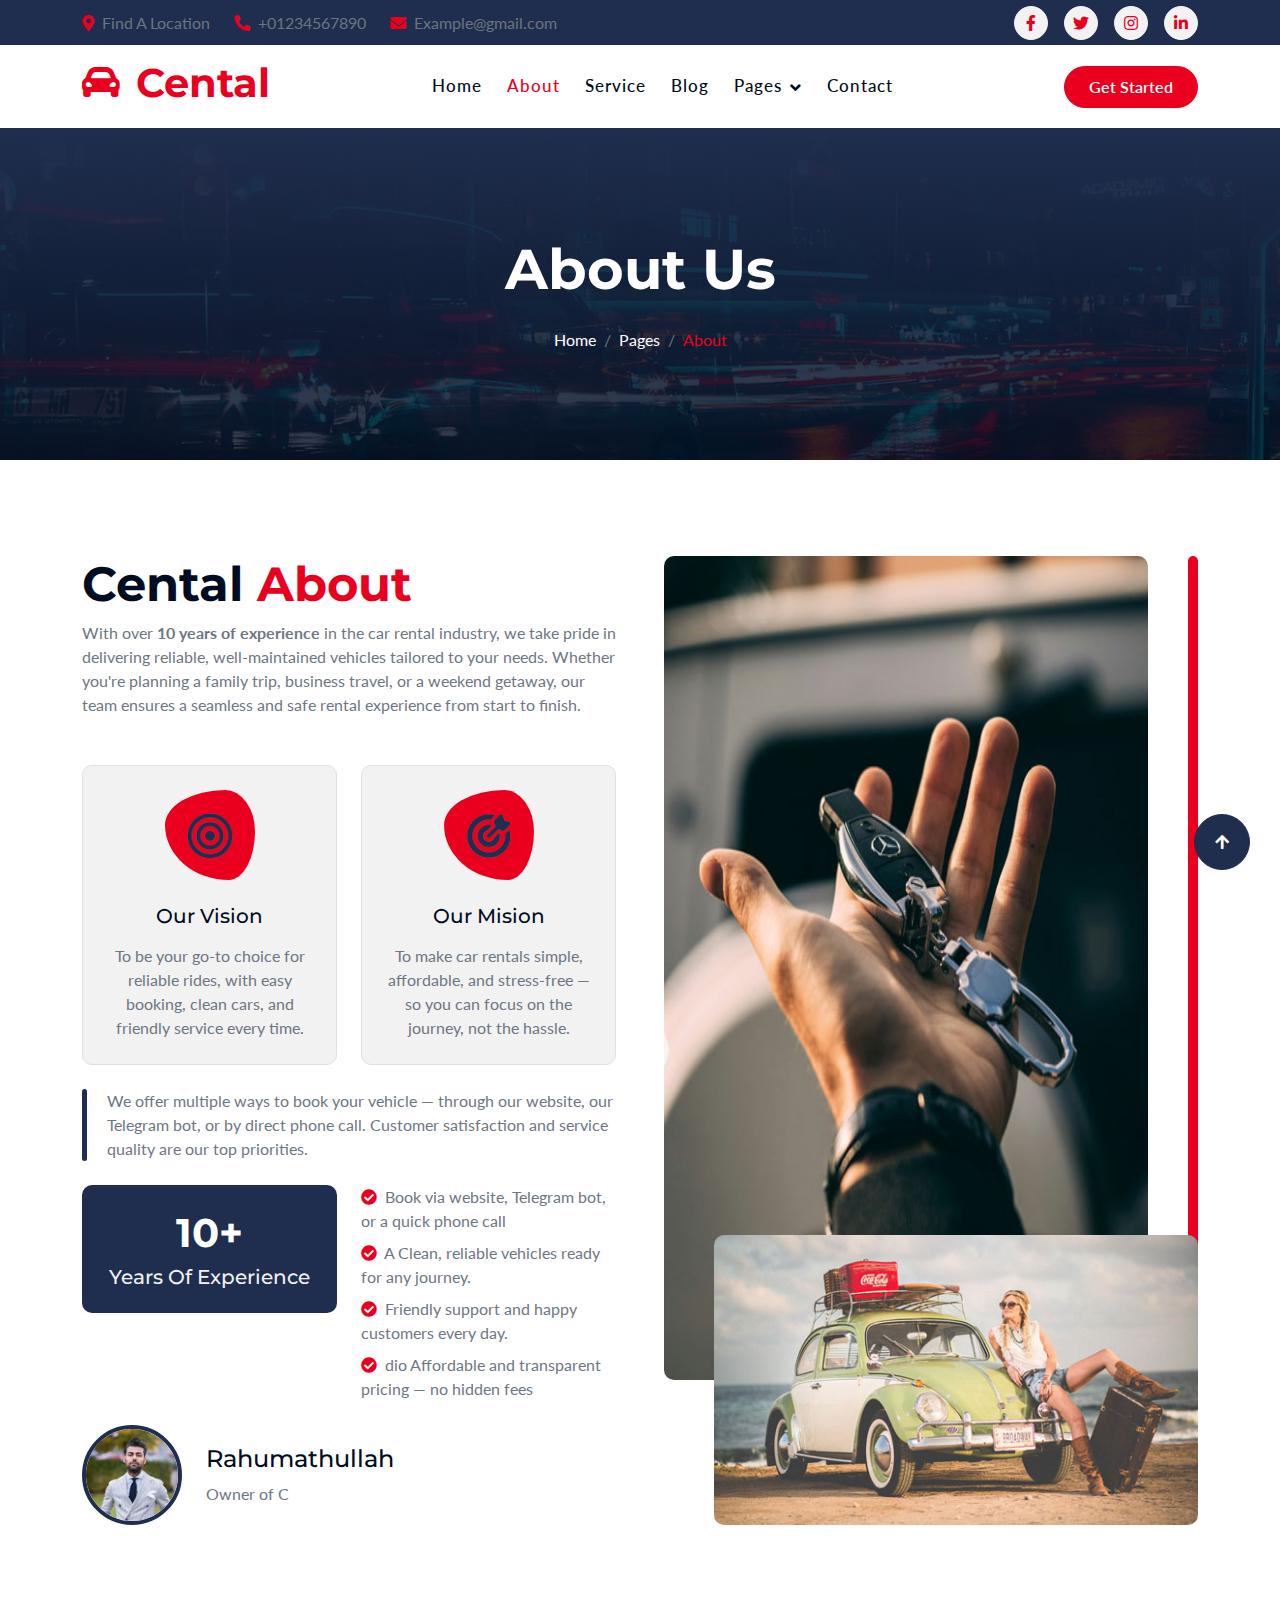
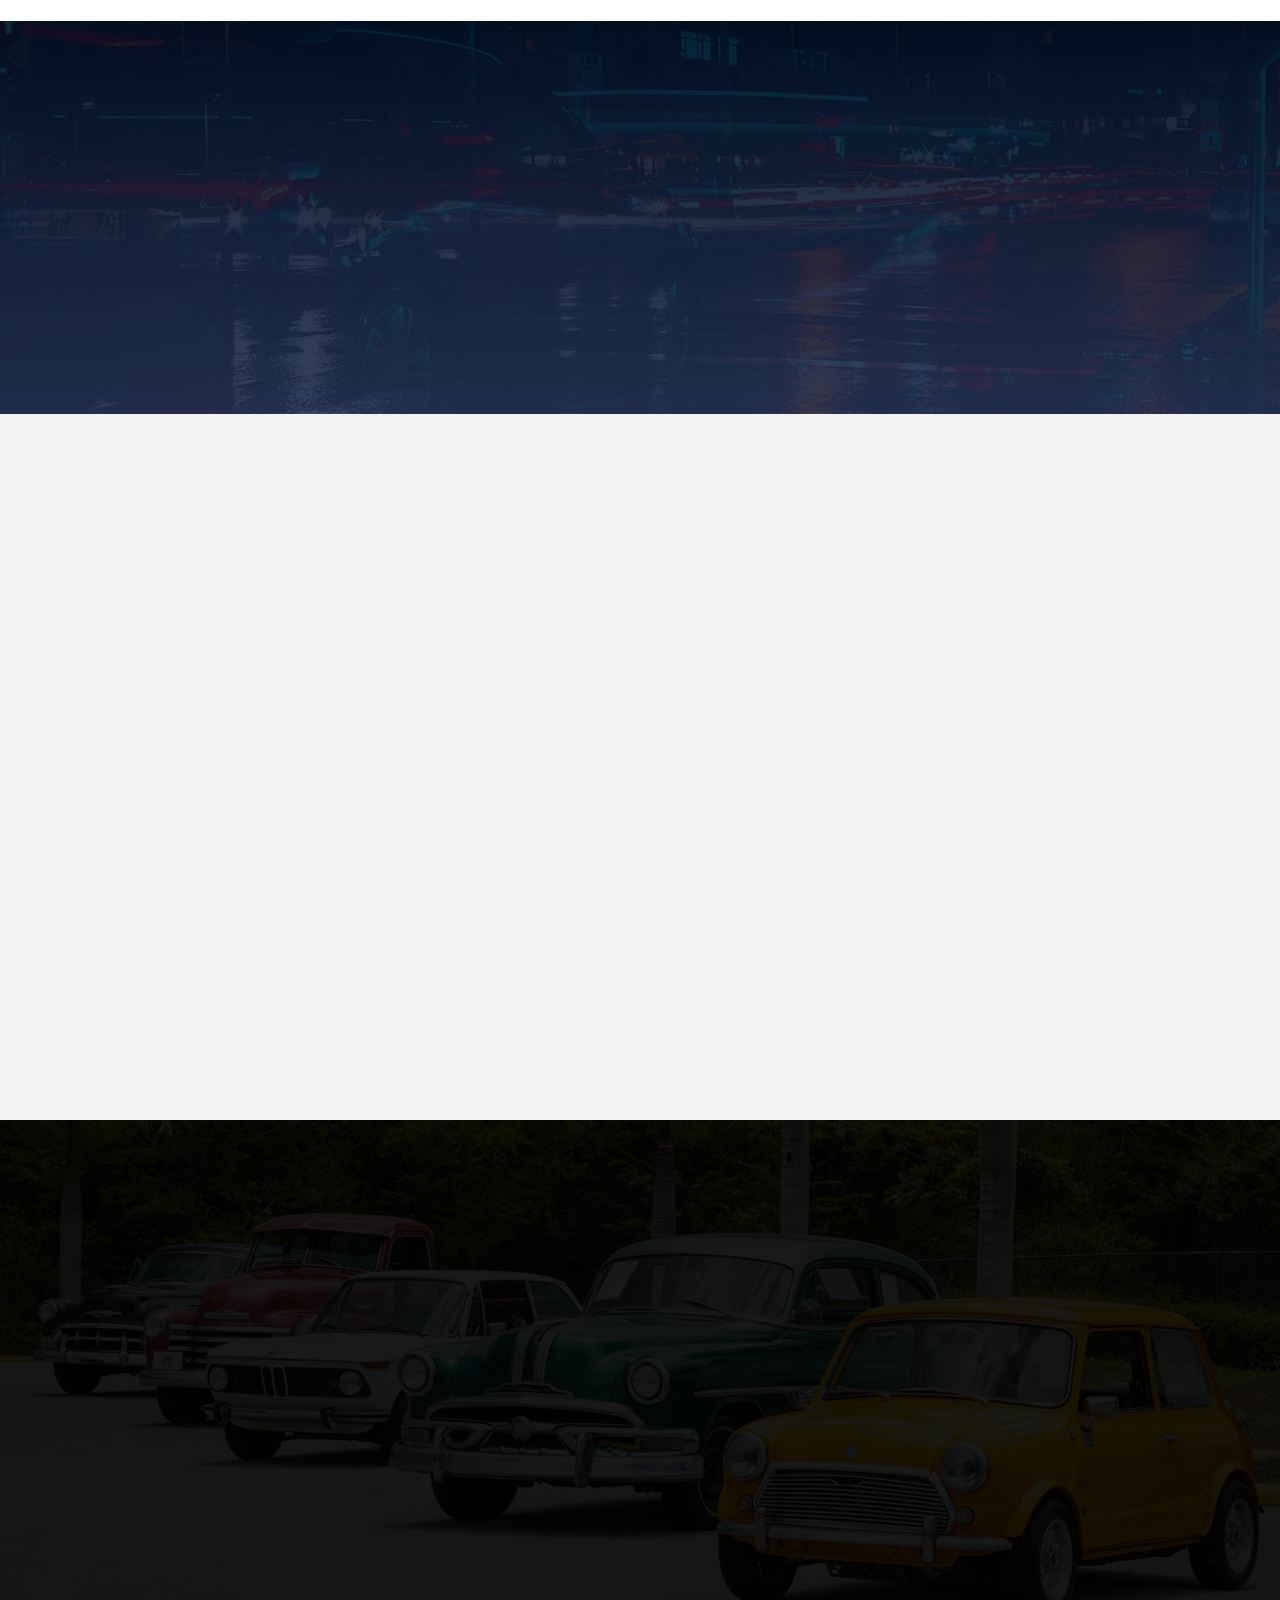
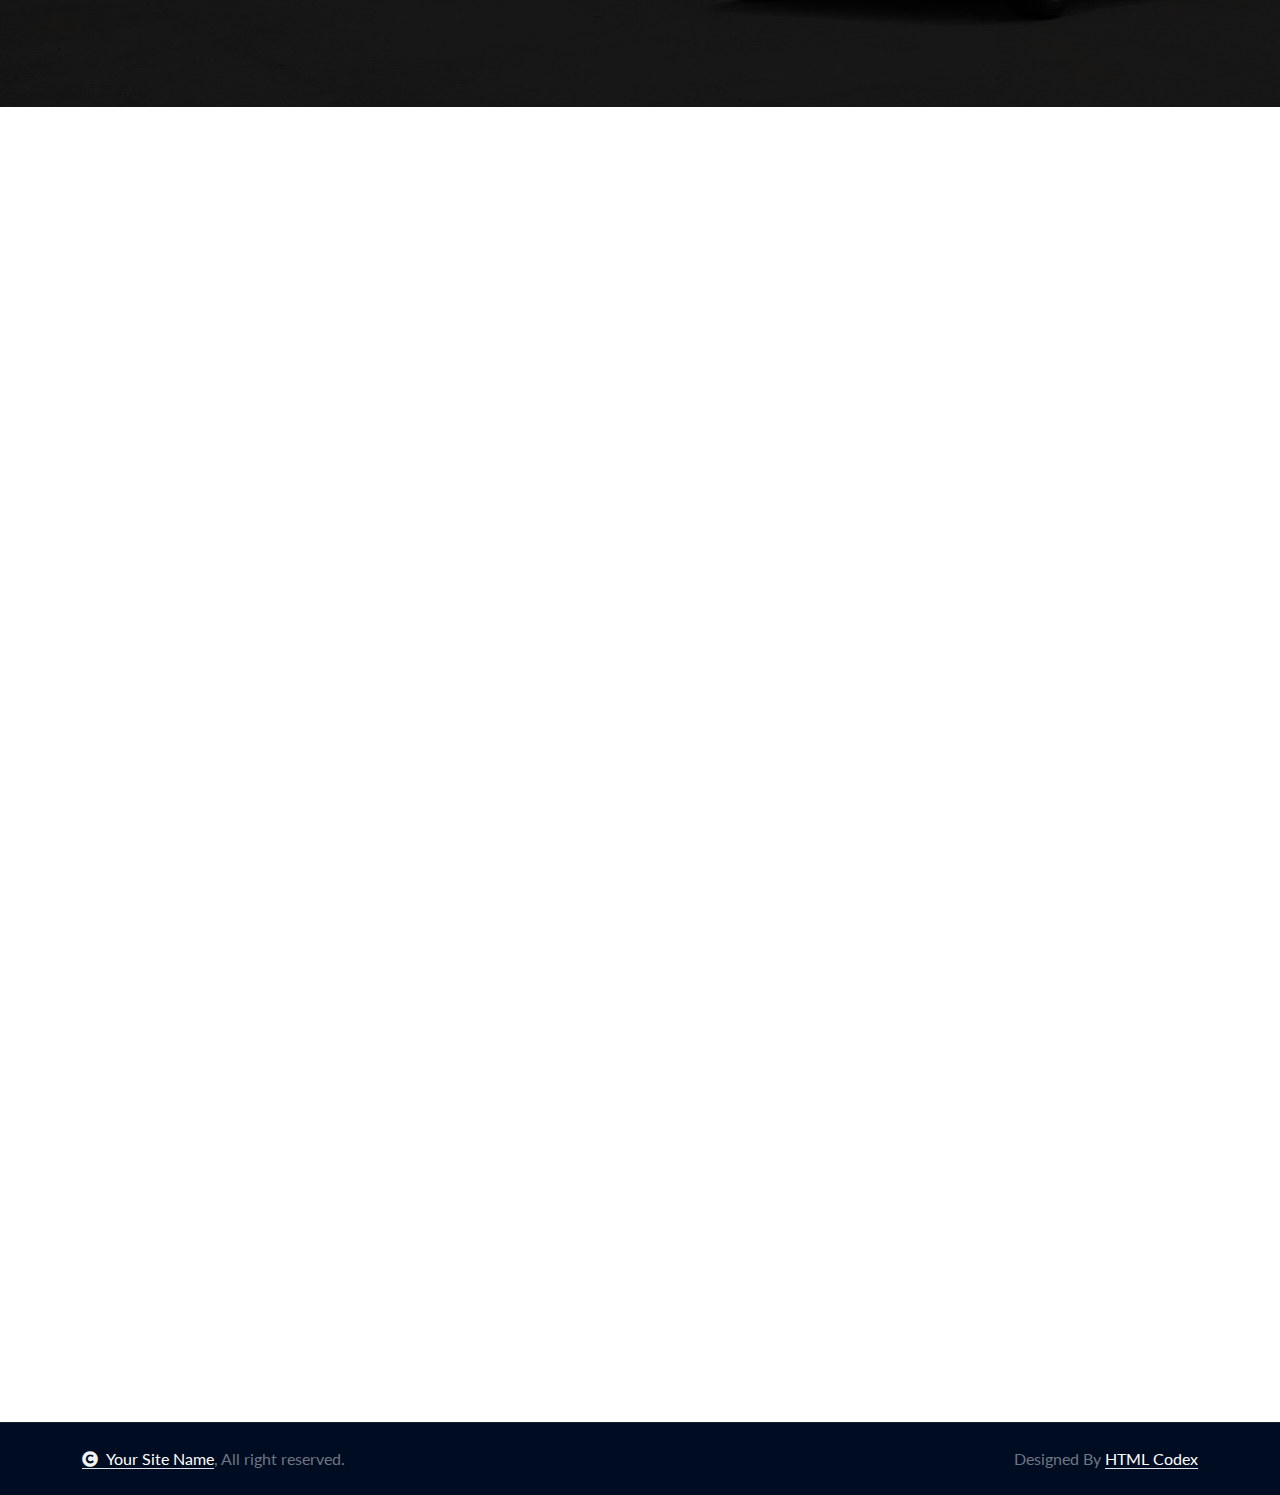
<file: car-rent-website-template/about.html>
<!DOCTYPE html>
<html lang="en">

    <head>
        <meta charset="utf-8">
        <title>Cental - Car Rent Website Template</title>
        <meta content="width=device-width, initial-scale=1.0" name="viewport">
        <meta content="" name="keywords">
        <meta content="" name="description">

        <!-- Google Web Fonts -->
        <link rel="preconnect" href="https://fonts.googleapis.com">
        <link rel="preconnect" href="https://fonts.gstatic.com" crossorigin>
        <link href="https://fonts.googleapis.com/css2?family=Lato:ital,wght@0,400;0,700;0,900;1,400;1,700;1,900&family=Montserrat:ital,wght@0,100..900;1,100..900&display=swap" rel="stylesheet"> 

        <!-- Icon Font Stylesheet -->
        <link rel="stylesheet" href="https://use.fontawesome.com/releases/v5.15.4/css/all.css"/>
        <link href="https://cdn.jsdelivr.net/npm/bootstrap-icons@1.4.1/font/bootstrap-icons.css" rel="stylesheet">

        <!-- Libraries Stylesheet -->
        <link href="lib/animate/animate.min.css" rel="stylesheet">
        <link href="lib/owlcarousel/assets/owl.carousel.min.css" rel="stylesheet">


        <!-- Customized Bootstrap Stylesheet -->
        <link href="css/bootstrap.min.css" rel="stylesheet">

        <!-- Template Stylesheet -->
        <link href="css/style.css" rel="stylesheet">
    </head>

    <body>

        <!-- Spinner Start -->
        <div id="spinner" class="show bg-white position-fixed translate-middle w-100 vh-100 top-50 start-50 d-flex align-items-center justify-content-center">
            <div class="spinner-border text-primary" style="width: 3rem; height: 3rem;" role="status">
                <span class="sr-only">Loading...</span>
            </div>
        </div>
        <!-- Spinner End -->

        <!-- Topbar Start -->
        <div class="container-fluid topbar bg-secondary d-none d-xl-block w-100">
            <div class="container">
                <div class="row gx-0 align-items-center" style="height: 45px;">
                    <div class="col-lg-6 text-center text-lg-start mb-lg-0">
                        <div class="d-flex flex-wrap">
                            <a href="#" class="text-muted me-4"><i class="fas fa-map-marker-alt text-primary me-2"></i>Find A Location</a>
                            <a href="tel:+01234567890" class="text-muted me-4"><i class="fas fa-phone-alt text-primary me-2"></i>+01234567890</a>
                            <a href="mailto:example@gmail.com" class="text-muted me-0"><i class="fas fa-envelope text-primary me-2"></i>Example@gmail.com</a>
                        </div>
                    </div>
                    <div class="col-lg-6 text-center text-lg-end">
                        <div class="d-flex align-items-center justify-content-end">
                            <a href="#" class="btn btn-light btn-sm-square rounded-circle me-3"><i class="fab fa-facebook-f"></i></a>
                            <a href="#" class="btn btn-light btn-sm-square rounded-circle me-3"><i class="fab fa-twitter"></i></a>
                            <a href="#" class="btn btn-light btn-sm-square rounded-circle me-3"><i class="fab fa-instagram"></i></a>
                            <a href="#" class="btn btn-light btn-sm-square rounded-circle me-0"><i class="fab fa-linkedin-in"></i></a>
                        </div>
                    </div>
                </div>
            </div>
        </div>
        <!-- Topbar End -->

         <!-- Navbar & Hero Start -->
         <div class="container-fluid nav-bar sticky-top px-0 px-lg-4 py-2 py-lg-0">
            <div class="container">
                <nav class="navbar navbar-expand-lg navbar-light">
                    <a href="" class="navbar-brand p-0">
                        <h1 class="display-6 text-primary"><i class="fas fa-car-alt me-3"></i></i>Cental</h1>
                        <!-- <img src="img/logo.png" alt="Logo"> -->
                    </a>
                    <button class="navbar-toggler" type="button" data-bs-toggle="collapse" data-bs-target="#navbarCollapse">
                        <span class="fa fa-bars"></span>
                    </button>
                    <div class="collapse navbar-collapse" id="navbarCollapse">
                        <div class="navbar-nav mx-auto py-0">
                            <a href="index.html" class="nav-item nav-link">Home</a>
                            <a href="about.html" class="nav-item nav-link active">About</a>
                            <a href="service.html" class="nav-item nav-link">Service</a>
                            <a href="blog.html" class="nav-item nav-link">Blog</a>
                            
                            <div class="nav-item dropdown">
                                <a href="#" class="nav-link dropdown-toggle" data-bs-toggle="dropdown">Pages</a>
                                <div class="dropdown-menu m-0">
                                    <a href="feature.html" class="dropdown-item">Our Feature</a>
                                    <a href="cars.html" class="dropdown-item">Our Cars</a>
                                    <a href="team.html" class="dropdown-item">Our Team</a>
                                    <a href="testimonial.html" class="dropdown-item">Testimonial</a>
                                    <a href="404.html" class="dropdown-item">404 Page</a>
                                </div>
                            </div>
                            <a href="contact.html" class="nav-item nav-link">Contact</a>
                        </div>
                        <a href="#" class="btn btn-primary rounded-pill py-2 px-4">Get Started</a>
                    </div>
                </nav>
            </div>
        </div>
        <!-- Navbar & Hero End -->

        <!-- Header Start -->
        <div class="container-fluid bg-breadcrumb">
            <div class="container text-center py-5" style="max-width: 900px;">
                <h4 class="text-white display-4 mb-4 wow fadeInDown" data-wow-delay="0.1s">About Us</h4>
                <ol class="breadcrumb d-flex justify-content-center mb-0 wow fadeInDown" data-wow-delay="0.3s">
                    <li class="breadcrumb-item"><a href="index.html">Home</a></li>
                    <li class="breadcrumb-item"><a href="#">Pages</a></li>
                    <li class="breadcrumb-item active text-primary">About</li>
                </ol>    
            </div>
        </div>
        <!-- Header End -->

        <!-- About Start -->
    <div class="container-fluid overflow-hidden about py-5">
      <div class="container py-5">
        <div class="row g-5">
          <div class="col-xl-6 wow fadeInLeft" data-wow-delay="0.2s">
            <div class="about-item">
              <div class="pb-5">
                <h1 class="display-5 text-capitalize">
                  Cental <span class="text-primary">About</span>
                </h1>
                <p class="mb-0">
                 With over <strong>10 years of experience</strong> in the car rental industry, we take pride in delivering reliable, well-maintained vehicles tailored to your needs. 
                 Whether you're planning a family trip, business travel, or a weekend getaway, our team ensures a seamless and safe rental experience 
                 from start to finish.
                </p>
              </div>
              <div class="row g-4">
                <div class="col-lg-6">
                  <div class="about-item-inner border p-4">
                    <div class="about-icon mb-4">
                      <img
                        src="img/about-icon-1.png"
                        class="img-fluid w-50 h-50"
                        alt="Icon"
                      />
                    </div>
                    <h5 class="mb-3">Our Vision</h5>
                    <p class="mb-0">
                      To be your go-to choice for reliable rides, with easy booking, clean cars, and friendly service every time.
                    </p>
                  </div>
                </div>
                <div class="col-lg-6">
                  <div class="about-item-inner border p-4">
                    <div class="about-icon mb-4">
                      <img
                        src="img/about-icon-2.png"
                        class="img-fluid h-50 w-50"
                        alt="Icon"
                      />
                    </div>
                    <h5 class="mb-3">Our Mision</h5>
                    <p class="mb-0">
                     To make car rentals simple, affordable, and stress-free — so you can focus on the journey, not the hassle.
                    </p>
                  </div>
                </div>
              </div>
              <p class="text-item my-4">
                 We offer multiple ways to book your vehicle — through our website, our Telegram bot, or by direct phone call.
                 Customer satisfaction and service quality are our top priorities.
              </p>
              <div class="row g-4">
                <div class="col-lg-6">
                  <div class="text-center rounded bg-secondary p-4">
                    <h1 class="display-6 text-white">10+</h1>
                    <h5 class="text-light mb-0">Years Of Experience</h5>
                  </div>
                </div>
                <div class="col-lg-6">
                  <div class="rounded">
                    <p class="mb-2">
                      <i class="fa fa-check-circle text-primary me-1"></i> Book via website, Telegram bot, or a quick phone call
                    </p>
                    <p class="mb-2">
                      <i class="fa fa-check-circle text-primary me-1"></i> A
                      Clean, reliable vehicles ready for any journey.
                    </p>
                    <p class="mb-2">
                      <i class="fa fa-check-circle text-primary me-1"></i>
                      Friendly support and happy customers every day.
                    </p>
                    <p class="mb-0">
                      <i class="fa fa-check-circle text-primary me-1"></i> dio
                      Affordable and transparent pricing — no hidden fees
                    </p>
                  </div>
                </div>
                <div class="col-lg-7">
                  <div class="d-flex align-items-center">
                    <img
                      src="img/attachment-img.jpg"
                      class="img-fluid rounded-circle border border-4 border-secondary"
                      style="width: 100px; height: 100px"
                      alt="Image"
                    />
                    <div class="ms-4">
                      <h4>Rahumathullah</h4>
                      <p class="mb-0">Owner of C</p>
                    </div>
                  </div>
                </div>
              </div>
            </div>
          </div>
          <div class="col-xl-6 wow fadeInRight" data-wow-delay="0.2s">
            <div class="about-img">
              <div class="img-1">
                <img
                  src="img/about-img.jpg"
                  class="img-fluid rounded h-100 w-100"
                  alt=""
                />
              </div>
              <div class="img-2">
                <img
                  src="img/about-img-1.jpg"
                  class="img-fluid rounded w-100"
                  alt=""
                />
              </div>
            </div>
          </div>
        </div>
      </div>
    </div>
    <!-- About End -->

        <!-- Fact Counter -->
        <div class="container-fluid counter py-5">
            <div class="container py-5">
                <div class="row g-5">
                    <div class="col-md-6 col-lg-6 col-xl-3 wow fadeInUp" data-wow-delay="0.1s">
                        <div class="counter-item text-center">
                            <div class="counter-item-icon mx-auto">
                                <i class="fas fa-thumbs-up fa-2x"></i>
                            </div>
                            <div class="counter-counting my-3">
                                <span class="text-white fs-2 fw-bold" data-toggle="counter-up">829</span>
                                <span class="h1 fw-bold text-white">+</span>
                            </div>
                            <h4 class="text-white mb-0">Happy Clients</h4>
                        </div>
                    </div>
                    <div class="col-md-6 col-lg-6 col-xl-3 wow fadeInUp" data-wow-delay="0.3s">
                        <div class="counter-item text-center">
                            <div class="counter-item-icon mx-auto">
                                <i class="fas fa-car-alt fa-2x"></i>
                            </div>
                            <div class="counter-counting my-3">
                                <span class="text-white fs-2 fw-bold" data-toggle="counter-up">56</span>
                                <span class="h1 fw-bold text-white">+</span>
                            </div>
                            <h4 class="text-white mb-0">Number of Cars</h4>
                        </div>
                    </div>
                    <div class="col-md-6 col-lg-6 col-xl-3 wow fadeInUp" data-wow-delay="0.5s">
                        <div class="counter-item text-center">
                            <div class="counter-item-icon mx-auto">
                                <i class="fas fa-building fa-2x"></i>
                            </div>
                            <div class="counter-counting my-3">
                                <span class="text-white fs-2 fw-bold" data-toggle="counter-up">127</span>
                                <span class="h1 fw-bold text-white">+</span>
                            </div>
                            <h4 class="text-white mb-0">Car Center</h4>
                        </div>
                    </div>
                    <div class="col-md-6 col-lg-6 col-xl-3 wow fadeInUp" data-wow-delay="0.7s">
                        <div class="counter-item text-center">
                            <div class="counter-item-icon mx-auto">
                                <i class="fas fa-clock fa-2x"></i>
                            </div>
                            <div class="counter-counting my-3">
                                <span class="text-white fs-2 fw-bold" data-toggle="counter-up">589</span>
                                <span class="h1 fw-bold text-white">+</span>
                            </div>
                            <h4 class="text-white mb-0">Total kilometers</h4>
                        </div>
                    </div>
                </div>
            </div>
        </div>
        <!-- Fact Counter -->

        <!-- Features Start -->
    <div class="container-fluid feature py-5">
      <div class="container py-5">
        <div
          class="text-center mx-auto pb-5 wow fadeInUp"
          data-wow-delay="0.1s"
          style="max-width: 800px"
        >
          <h1 class="display-5 text-capitalize mb-3">
            Car <span class="text-primary">Features</span>
          </h1>
          <p class="mb-0">
            Our vehicles come loaded with features tailored for modern travelers.
             From real-time car availability and 24/7 support to sanitized interiors and flexible pickup options — every detail is crafted for your comfort, safety, and satisfaction.
             Discover what makes our car rental experience truly exceptional.
          </p>
        </div>
        <div class="row g-4 align-items-center">
          <div class="col-xl-4">
            <div class="row gy-4 gx-0">
              <div class="col-12 wow fadeInUp" data-wow-delay="0.1s">
                <div class="feature-item">
                  <div class="feature-icon">
                    <span class="fa fa-trophy fa-2x"></span>
                  </div>
                  <div class="ms-4">
                    <h5 class="mb-3">Drive Your Way</h5>
                    <p class="mb-0">
                     Choose total freedom with self-drive options or enjoy 
                     a relaxed trip with our professional chauffeurs.
                    </p>
                  </div>
                </div>
              </div>
              <div class="col-12 wow fadeInUp" data-wow-delay="0.3s">
                <div class="feature-item">
                  <div class="feature-icon">
                    <span class="fa fa-road fa-2x"></span>
                  </div>
                  <div class="ms-4">
                    <h5 class="mb-3">24/7 road assistance</h5>
                    <p class="mb-0">
                      Travel worry-free. Our support team is always on call for 
                      flat tires, engine issues, or emergencies — day or night.
                    </p>
                  </div>
                </div>
              </div>
            </div>
          </div>
          <div class="col-lg-12 col-xl-4 wow fadeInUp" data-wow-delay="0.2s">
            <img
              src="img/InnovaCrystaGolden.png"
              class="img-fluid w-100"
              style="width: 100%; height: 300px; object-fit: cover;"
              alt="Img"
            />
          </div>
          <div class="col-xl-4">
            <div class="row gy-4 gx-0">
              <div class="col-12 wow fadeInUp" data-wow-delay="0.1s">
                <div class="feature-item justify-content-end">
                  <div class="text-end me-4">
                    <h5 class="mb-3">Fully Sanitized & Maintained Cars</h5>
                    <p class="mb-0">
                      Every car is deep-cleaned, sanitized, and checked before each 
                      ride to ensure health, safety, and comfort.
                    </p>
                  </div>
                  <div class="feature-icon">
                    <span class="fa fa-soap fa-2x"></span>
                  </div>
                </div>
              </div>
              <div class="col-12 wow fadeInUp" data-wow-delay="0.3s">
                <div class="feature-item justify-content-end">
                  <div class="text-end me-4">
                    <h5 class="mb-3"> Flexible Pickup & Drop-Off</h5>
                    <p class="mb-0">
                      Start and end your journey from any location — 
                      your home, office, airport, or even a friend’s place.
                    </p>
                  </div>
                  <div class="feature-icon">
                    <span class="fa fa-map fa-2x"></span>
                  </div>
                </div>
              </div>
            </div>
          </div>
        </div>
      </div>
    </div>
    <!-- Features End -->

        <!-- Car Steps Start -->
    <div class="container-fluid steps py-5">
      <div class="container py-5">
        <div
          class="text-center mx-auto pb-5 wow fadeInUp"
          data-wow-delay="0.1s"
          style="max-width: 800px"
        >
          <h1 class="display-5 text-capitalize text-white mb-3">
            Booking<span class="text-primary"> Process</span>
          </h1>
          <p class="mb-0 text-white">
            The steps involved in booking are simple and easy. You can book a car through our Telegram bot, website, or by contacting us via phone
          </p>
        </div>
        <div class="row g-4">
          <div class="col-lg-4 wow fadeInUp" data-wow-delay="0.1s">
            <div class="steps-item p-4 mb-4">
              <h4>Come In Contact</h4>
              <p class="mb-0">
                You can Send Your Details Through our Website <a href="https://t.me/Rahumathullah_Rides_bot" class="btn btn-outline-success btn-sm">Telegram</a> or <a href="#" class="btn btn-outline-success btn-sm" onclick="handlePhoneClick()">Call Us</a>
              </p>
              <div class="setps-number">01.</div>
            </div>
          </div>
          <div class="col-lg-4 wow fadeInUp" data-wow-delay="0.3s">
            <div class="steps-item p-4 mb-4">
              <h4>Discuss about Payment package</h4>
              <p class="mb-0">
                 <p class="mb-0">
  After getting your request, we’ll share available cars and discuss the best payment plan for your trip.
</p>

    </p>
              </p>
              <div class="setps-number">02.</div>
            </div>
          </div>
          <div class="col-lg-4 wow fadeInUp" data-wow-delay="0.5s">
            <div class="steps-item p-4 mb-4">
              <h4>Enjoy Driving</h4>
              <p class="mb-0">
                  Once everything is confirmed, your car will be ready.  Enjoy a smooth, safe trip
              </p>
              <div class="setps-number">03.</div>
            </div>
          </div>
        </div>
      </div>
    </div>
    <!-- Car Steps End -->

        <!-- Team Start
        <div class="container-fluid team py-5">
            <div class="container py-5">
                <div class="text-center mx-auto pb-5 wow fadeInUp" data-wow-delay="0.1s" style="max-width: 800px;">
                    <h1 class="display-5 text-capitalize mb-3">Customer<span class="text-primary"> Suport</span> Center</h1>
                    <p class="mb-0">Lorem ipsum dolor sit amet, consectetur adipisicing elit. Ut amet nemo expedita asperiores commodi accusantium at cum harum, excepturi, quia tempora cupiditate! Adipisci facilis modi quisquam quia distinctio,
                    </p>
                </div>
                <div class="row g-4">
                    <div class="col-md-6 col-lg-6 col-xl-3 wow fadeInUp" data-wow-delay="0.1s">
                        <div class="team-item p-4 pt-0">
                            <div class="team-img">
                                <img src="img/team-1.jpg" class="img-fluid rounded w-100" alt="Image">
                            </div>
                            <div class="team-content pt-4">
                                <h4>MARTIN DOE</h4>
                                <p>Profession</p>
                                <div class="team-icon d-flex justify-content-center">
                                    <a class="btn btn-square btn-light rounded-circle mx-1" href=""><i class="fab fa-facebook-f"></i></a>
                                    <a class="btn btn-square btn-light rounded-circle mx-1" href=""><i class="fab fa-twitter"></i></a>
                                    <a class="btn btn-square btn-light rounded-circle mx-1" href=""><i class="fab fa-instagram"></i></a>
                                    <a class="btn btn-square btn-light rounded-circle mx-1" href=""><i class="fab fa-linkedin-in"></i></a>
                                </div>
                            </div>
                        </div>
                    </div>
                    <div class="col-md-6 col-lg-6 col-xl-3 wow fadeInUp" data-wow-delay="0.3s">
                        <div class="team-item p-4 pt-0">
                            <div class="team-img">
                                <img src="img/team-2.jpg" class="img-fluid rounded w-100" alt="Image">
                            </div>
                            <div class="team-content pt-4">
                                <h4>MARTIN DOE</h4>
                                <p>Profession</p>
                                <div class="team-icon d-flex justify-content-center">
                                    <a class="btn btn-square btn-light rounded-circle mx-1" href=""><i class="fab fa-facebook-f"></i></a>
                                    <a class="btn btn-square btn-light rounded-circle mx-1" href=""><i class="fab fa-twitter"></i></a>
                                    <a class="btn btn-square btn-light rounded-circle mx-1" href=""><i class="fab fa-instagram"></i></a>
                                    <a class="btn btn-square btn-light rounded-circle mx-1" href=""><i class="fab fa-linkedin-in"></i></a>
                                </div>
                            </div>
                        </div>
                    </div>
                    <div class="col-md-6 col-lg-6 col-xl-3 wow fadeInUp" data-wow-delay="0.5s">
                        <div class="team-item p-4 pt-0">
                            <div class="team-img">
                                <img src="img/team-3.jpg" class="img-fluid rounded w-100" alt="Image">
                            </div>
                            <div class="team-content pt-4">
                                <h4>MARTIN DOE</h4>
                                <p>Profession</p>
                                <div class="team-icon d-flex justify-content-center">
                                    <a class="btn btn-square btn-light rounded-circle mx-1" href=""><i class="fab fa-facebook-f"></i></a>
                                    <a class="btn btn-square btn-light rounded-circle mx-1" href=""><i class="fab fa-twitter"></i></a>
                                    <a class="btn btn-square btn-light rounded-circle mx-1" href=""><i class="fab fa-instagram"></i></a>
                                    <a class="btn btn-square btn-light rounded-circle mx-1" href=""><i class="fab fa-linkedin-in"></i></a>
                                </div>
                            </div>
                        </div>
                    </div>
                    <div class="col-md-6 col-lg-6 col-xl-3 wow fadeInUp" data-wow-delay="0.7s">
                        <div class="team-item p-4 pt-0">
                            <div class="team-img">
                                <img src="img/team-4.jpg" class="img-fluid rounded w-100" alt="Image">
                            </div>
                            <div class="team-content pt-4">
                                <h4>MARTIN DOE</h4>
                                <p>Profession</p>
                                <div class="team-icon d-flex justify-content-center">
                                    <a class="btn btn-square btn-light rounded-circle mx-1" href=""><i class="fab fa-facebook-f"></i></a>
                                    <a class="btn btn-square btn-light rounded-circle mx-1" href=""><i class="fab fa-twitter"></i></a>
                                    <a class="btn btn-square btn-light rounded-circle mx-1" href=""><i class="fab fa-instagram"></i></a>
                                    <a class="btn btn-square btn-light rounded-circle mx-1" href=""><i class="fab fa-linkedin-in"></i></a>
                                </div>
                            </div>
                        </div>
                    </div>
                </div>
            </div>
        </div> -->
        <!-- Team End -->

        <!-- Banner Start -->
        <div class="container-fluid banner mt-3 pb-5 wow zoomInDown" data-wow-delay="0.1s" >
            <div class="container pb-5">
                <div class="banner-item rounded">
                    <img src="img/banner-1.jpg" class="img-fluid rounded w-100" alt="">
                    <div class="banner-content">
                        <h2 class="text-primary">Rent Your Car</h2>
                        <h1 class="text-white">Interested in Renting?</h1>
                        <p class="text-white">Don't hesitate and send us a message.</p>
                        <div class="banner-btn">
                            <a href="https://wa.me/9080801919" class="btn btn-secondary rounded-pill py-3 px-4 px-md-5 me-2">WhatsApp</a>
                        </div>
                    </div>
                </div>
            </div>
        </div>
        <!-- Banner End -->

        <!-- Footer Start -->
    <div class="container-fluid footer py-5 wow fadeIn" data-wow-delay="0.2s" >
      <div class="container py-5">
        <div class="row g-5">
          <div class="col-md-6 col-lg-6 col-xl-3">
            <div class="footer-item d-flex flex-column">
              <div class="footer-item">
                <h4 class="text-white mb-4">About Us</h4>
                <p class="mb-3">
                    With over a decade of experience in the car rental industry, we are committed to providing reliable, safe, and affordable transportation to our customers. Whether you need a car for daily use, travel, or special occasions, we make the booking process simple and convenient.
                </p>
              </div>
            </div>
          </div>
          <!-- <div class="col-md-6 col-lg-6 col-xl-3">
            <div class="footer-item d-flex flex-column">
              <h4 class="text-white mb-4">Quick Links</h4>
              <a href="#"><i class="fas fa-angle-right me-2"></i> About</a>
              <a href="#"><i class="fas fa-angle-right me-2"></i> Cars</a>
              <a href="#"><i class="fas fa-angle-right me-2"></i> Car Types</a>
              <a href="#"><i class="fas fa-angle-right me-2"></i> Team</a>
              <a href="#"><i class="fas fa-angle-right me-2"></i> Contact us</a>
              <a href="#"
                ><i class="fas fa-angle-right me-2"></i> Terms & Conditions</a
              >
            </div>
          </div> -->
          <div class="col-md-6 col-lg-6 text-center">
            <div class="footer-item d-flex flex-column">
              <h4 class="text-white mb-4">Business Hours</h4>
              <div class="mb-3">
                <h1 class="text-white mb-0">24/7</h1>
              </div>
              
            </div>
          </div>
          <div class="col-md-6 col-lg-6 col-xl-3">
            <div class="footer-item d-flex flex-column">
              <h4 class="text-white mb-4">Contact Info</h4>
              <a href="#"
                ><i class="fa fa-map-marker-alt me-2"></i> Karaikudi , near MagabuPalayam Pallivasal</a
              >
              <a href="mailto:arcapi.core@example.com"
                ><i class="fas fa-envelope me-2"></i> info@example.com</a
              >
              <a href="tel:+919080801919"
                ><i class="fas fa-phone me-2"></i> +91 9080801919</a
              >
              
              <div class="d-flex">
                <a
                  class="btn btn-secondary btn-md-square rounded-circle me-3"
                  href=""
                  ><i class="fab fa-facebook-f text-white"></i
                ></a>
                <a
                  class="btn btn-secondary btn-md-square rounded-circle me-3"
                  href=""
                  ><i class="fab fa-twitter text-white"></i
                ></a>
                <a
                  class="btn btn-secondary btn-md-square rounded-circle me-3"
                  href=""
                  ><i class="fab fa-instagram text-white"></i
                ></a>
                
              </div>
            </div>
          </div>
        </div>
      </div>
    </div>
    <!-- Footer End -->
        
        <!-- Copyright Start -->
        <div class="container-fluid copyright py-4">
            <div class="container">
                <div class="row g-4 align-items-center">
                    <div class="col-md-6 text-center text-md-start mb-md-0">
                        <span class="text-body"><a href="#" class="border-bottom text-white"><i class="fas fa-copyright text-light me-2"></i>Your Site Name</a>, All right reserved.</span>
                    </div>
                    <div class="col-md-6 text-center text-md-end text-body">
                        <!--/*** This template is free as long as you keep the below author’s credit link/attribution link/backlink. ***/-->
                        <!--/*** If you'd like to use the template without the below author’s credit link/attribution link/backlink, ***/-->
                        <!--/*** you can purchase the Credit Removal License from "https://htmlcodex.com/credit-removal". ***/-->
                        Designed By <a class="border-bottom text-white" href="https://htmlcodex.com">HTML Codex</a>
                    </div>
                </div>
            </div>
        </div>
        <!-- Copyright End -->


        <!-- Back to Top -->
        <a href="#" class="btn btn-secondary btn-lg-square rounded-circle back-to-top"><i class="fa fa-arrow-up"></i></a>   

        
    <!-- JavaScript Libraries -->
    <script src="https://ajax.googleapis.com/ajax/libs/jquery/3.6.4/jquery.min.js"></script>
    <script src="https://cdn.jsdelivr.net/npm/bootstrap@5.0.0/dist/js/bootstrap.bundle.min.js"></script>
    <script src="lib/wow/wow.min.js"></script>
    <script src="lib/easing/easing.min.js"></script>
    <script src="lib/waypoints/waypoints.min.js"></script>
    <script src="lib/counterup/counterup.min.js"></script>
    <script src="lib/owlcarousel/owl.carousel.min.js"></script>
    

    <!-- Template Javascript -->
    <script src="js/main.js"></script>
    </body>

</html>
</file>
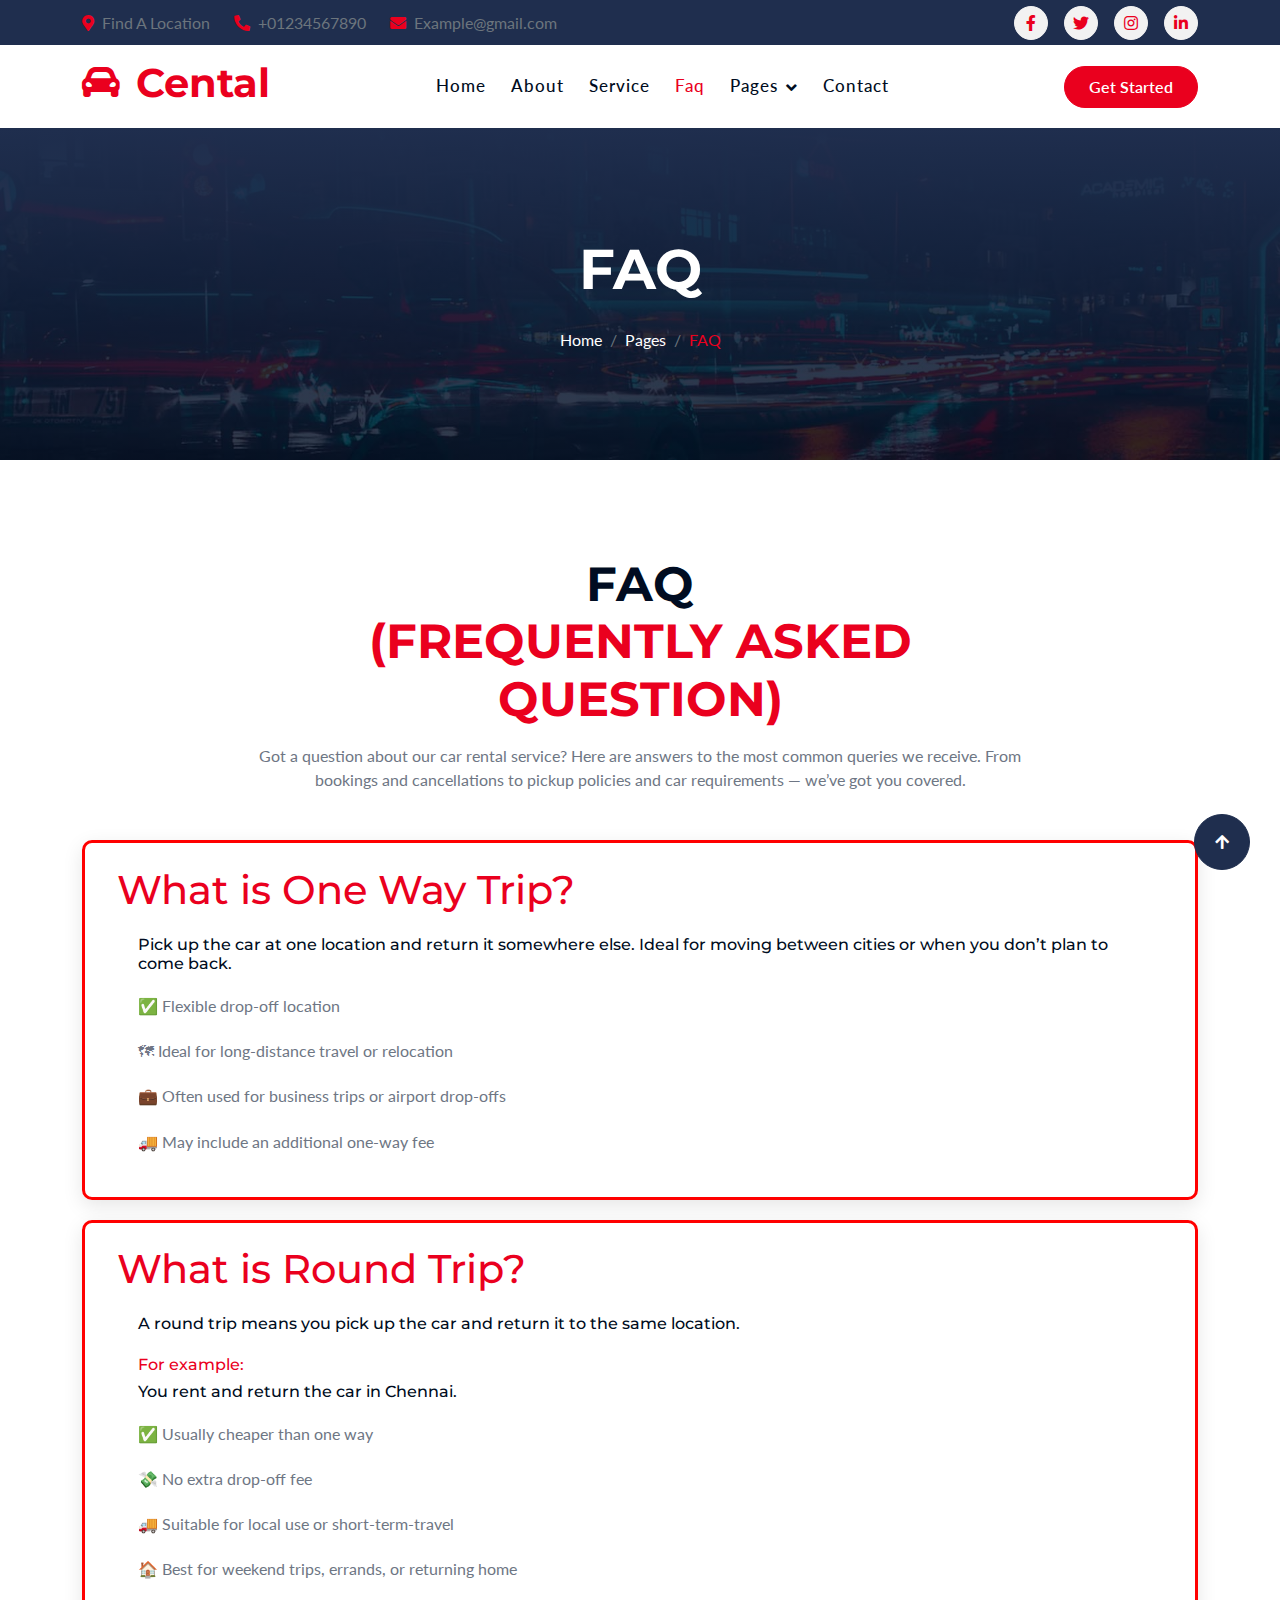
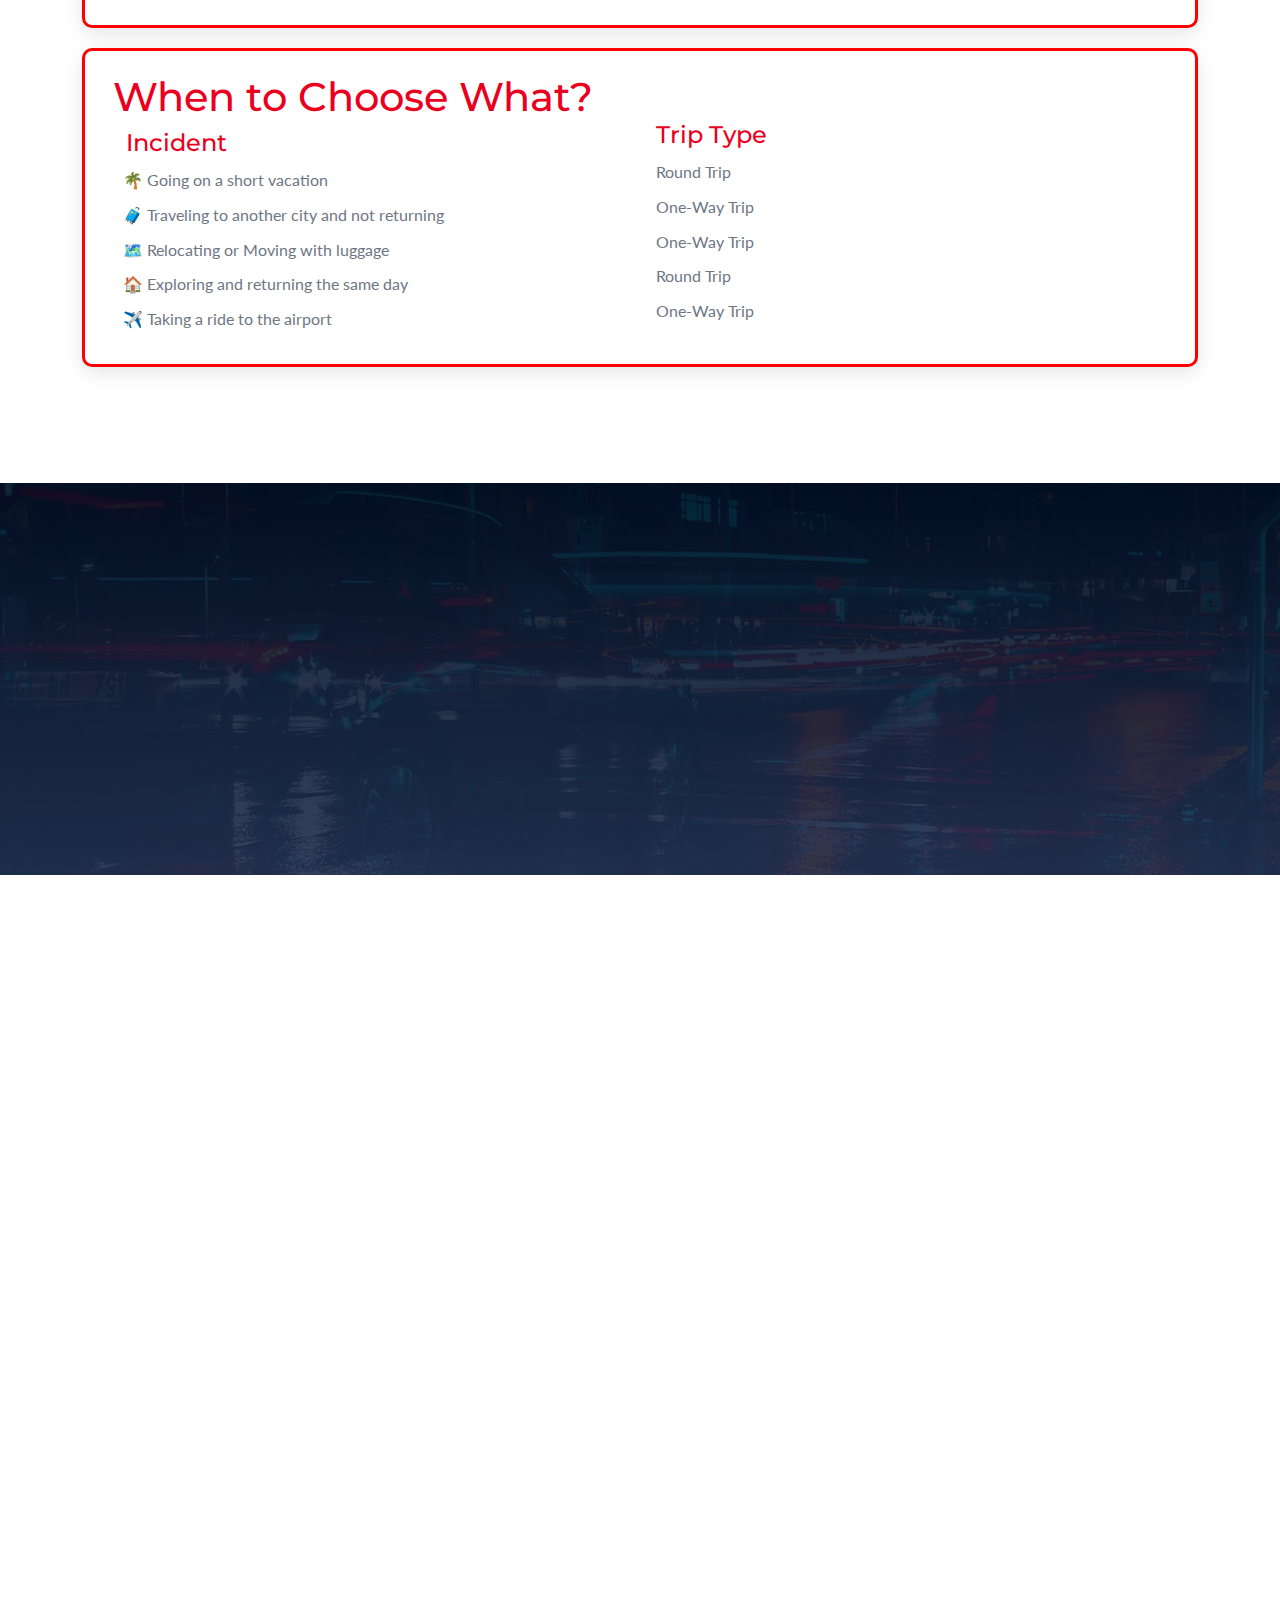
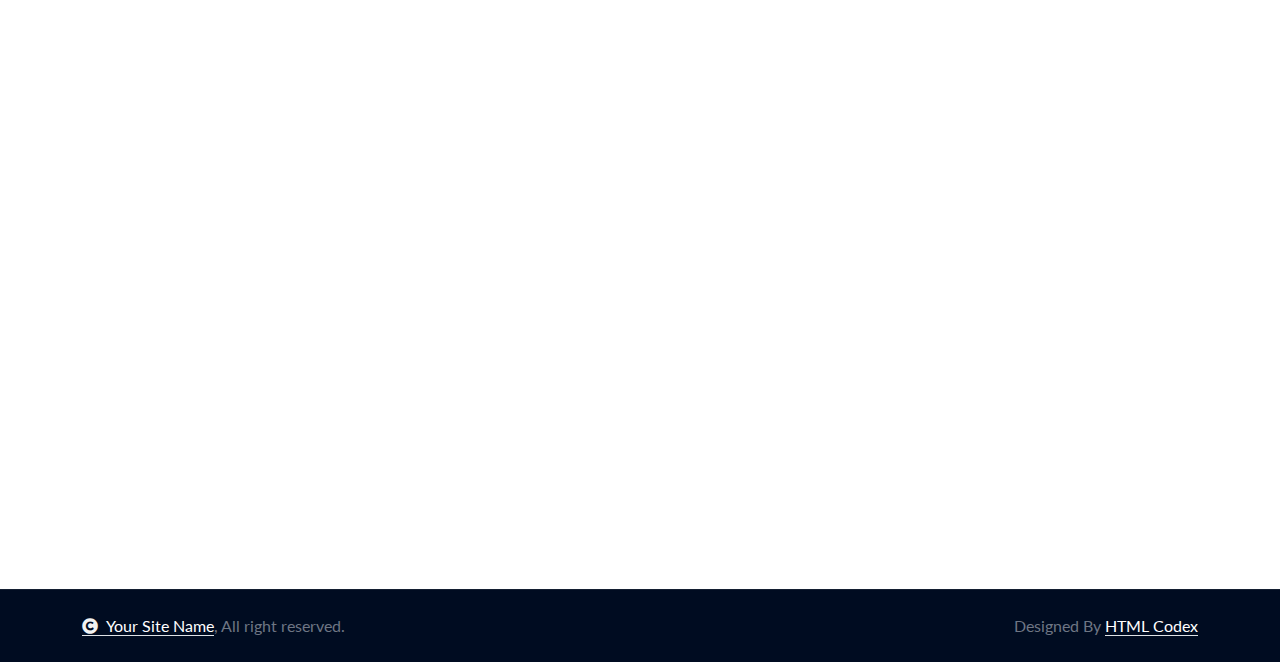
<file: car-rent-website-template/blog.html>
<!DOCTYPE html>
<html lang="en">

    <head>
        <meta charset="utf-8">
        <title>Cental - Car Rent Website Template</title>
        <meta content="width=device-width, initial-scale=1.0" name="viewport">
        <meta content="" name="keywords">
        <meta content="" name="description">

        <!-- Google Web Fonts -->
        <link rel="preconnect" href="https://fonts.googleapis.com">
        <link rel="preconnect" href="https://fonts.gstatic.com" crossorigin>
        <link href="https://fonts.googleapis.com/css2?family=Lato:ital,wght@0,400;0,700;0,900;1,400;1,700;1,900&family=Montserrat:ital,wght@0,100..900;1,100..900&display=swap" rel="stylesheet"> 

        <!-- Icon Font Stylesheet -->
        <link rel="stylesheet" href="https://use.fontawesome.com/releases/v5.15.4/css/all.css"/>
        <link href="https://cdn.jsdelivr.net/npm/bootstrap-icons@1.4.1/font/bootstrap-icons.css" rel="stylesheet">

        <!-- Libraries Stylesheet -->
        <link href="lib/animate/animate.min.css" rel="stylesheet">
        <link href="lib/owlcarousel/assets/owl.carousel.min.css" rel="stylesheet">


        <!-- Customized Bootstrap Stylesheet -->
        <link href="css/bootstrap.min.css" rel="stylesheet">

        <!-- Template Stylesheet -->
        <link href="css/style.css" rel="stylesheet">
    </head>

    <body>

        <!-- Spinner Start -->
        <div id="spinner" class="show bg-white position-fixed translate-middle w-100 vh-100 top-50 start-50 d-flex align-items-center justify-content-center">
            <div class="spinner-border text-primary" style="width: 3rem; height: 3rem;" role="status">
                <span class="sr-only">Loading...</span>
            </div>
        </div>
        <!-- Spinner End -->

        <!-- Topbar Start -->
        <div class="container-fluid topbar bg-secondary d-none d-xl-block w-100">
            <div class="container">
                <div class="row gx-0 align-items-center" style="height: 45px;">
                    <div class="col-lg-6 text-center text-lg-start mb-lg-0">
                        <div class="d-flex flex-wrap">
                            <a href="#" class="text-muted me-4"><i class="fas fa-map-marker-alt text-primary me-2"></i>Find A Location</a>
                            <a href="tel:+01234567890" class="text-muted me-4"><i class="fas fa-phone-alt text-primary me-2"></i>+01234567890</a>
                            <a href="mailto:example@gmail.com" class="text-muted me-0"><i class="fas fa-envelope text-primary me-2"></i>Example@gmail.com</a>
                        </div>
                    </div>
                    <div class="col-lg-6 text-center text-lg-end">
                        <div class="d-flex align-items-center justify-content-end">
                            <a href="#" class="btn btn-light btn-sm-square rounded-circle me-3"><i class="fab fa-facebook-f"></i></a>
                            <a href="#" class="btn btn-light btn-sm-square rounded-circle me-3"><i class="fab fa-twitter"></i></a>
                            <a href="#" class="btn btn-light btn-sm-square rounded-circle me-3"><i class="fab fa-instagram"></i></a>
                            <a href="#" class="btn btn-light btn-sm-square rounded-circle me-0"><i class="fab fa-linkedin-in"></i></a>
                        </div>
                    </div>
                </div>
            </div>
        </div>
        <!-- Topbar End -->

        <!-- Navbar & Hero Start -->
        <div class="container-fluid nav-bar sticky-top px-0 px-lg-4 py-2 py-lg-0">
            <div class="container">
                <nav class="navbar navbar-expand-lg navbar-light">
                    <a href="" class="navbar-brand p-0">
                        <h1 class="display-6 text-primary"><i class="fas fa-car-alt me-3"></i></i>Cental</h1>
                        <!-- <img src="img/logo.png" alt="Logo"> -->
                    </a>
                    <button class="navbar-toggler" type="button" data-bs-toggle="collapse" data-bs-target="#navbarCollapse">
                        <span class="fa fa-bars"></span>
                    </button>
                    <div class="collapse navbar-collapse" id="navbarCollapse">
                        <div class="navbar-nav mx-auto py-0">
                            <a href="index.html" class="nav-item nav-link">Home</a>
                            <a href="about.html" class="nav-item nav-link">About</a>
                            <a href="service.html" class="nav-item nav-link">Service</a>
                            <a href="blog.html" class="nav-item nav-link active">Faq</a>
                            
                            <div class="nav-item dropdown">
                                <a href="#" class="nav-link dropdown-toggle" data-bs-toggle="dropdown">Pages</a>
                                <div class="dropdown-menu m-0">
                                    <a href="feature.html" class="dropdown-item">Our Feature</a>
                                    <a href="cars.html" class="dropdown-item">Our Cars</a>
                                    <a href="team.html" class="dropdown-item">Our Team</a>
                                    <a href="testimonial.html" class="dropdown-item">Testimonial</a>
                                    <a href="404.html" class="dropdown-item">404 Page</a>
                                </div>
                            </div>
                            <a href="contact.html" class="nav-item nav-link">Contact</a>
                        </div>
                        <a href="#" class="btn btn-primary rounded-pill py-2 px-4">Get Started</a>
                    </div>
                </nav>
            </div>
        </div>
        <!-- Navbar & Hero End -->

        <!-- Header Start -->
        <div class="container-fluid bg-breadcrumb">
            <div class="container text-center py-5" style="max-width: 900px;">
                <h4 class="text-white display-4 mb-4 wow fadeInDown" data-wow-delay="0.1s">FAQ</h4>
                <ol class="breadcrumb d-flex justify-content-center mb-0 wow fadeInDown" data-wow-delay="0.3s">
                    <li class="breadcrumb-item"><a href="index.html">Home</a></li>
                    <li class="breadcrumb-item"><a href="#">Pages</a></li>
                    <li class="breadcrumb-item active text-primary">FAQ</li>
                </ol>    
            </div>
        </div>
        <!-- Header End -->

        <!-- faq Start -->
        <div class="container-fluid blog py-5">
            <div class="container py-5">
                <div class="text-center mx-auto pb-5 wow fadeInUp" data-wow-delay="0.1s" style="max-width: 800px;">
                    <h1 class="display-5 text-capitalize mb-3">FAQ<span class="text-primary"><br>(FREQUENTLY ASKED QUESTION)</span></h1>
                    <p class="mb-0">Got a question about our car rental service? Here are answers to the most common queries we receive. From bookings and cancellations to pickup policies and car requirements — we’ve got you covered.
                    </p>
                </div>
               <div class="faq">
                <div style="padding-left: 10px;">
                    <h1 class="text-primary">What is One Way Trip?</h1>
                    <h6 style="margin:2%;">Pick up the car at one location and return it somewhere else.
                    Ideal for moving between cities or when you don’t plan to come back.</h6>
                    <p style="margin: 2%;">✅ Flexible drop-off location</p>
                    <p style="margin: 2%;">🗺 Ideal for long-distance travel or relocation</p>
                    <p style="margin: 2%;">💼 Often used for business trips or airport drop-offs</p>
                    <p style="margin: 2%;">🚚 May include an additional one-way fee</p>
                </div>
                </div>
                 <div class="faq">
                <div style="padding-left: 10px;">
                    <h1 class="text-primary">What is Round Trip?</h1>
                    <h6 style="margin:2%;">A round trip means you pick up the car and return it to the same location.</h6>
                    <h6 class="text-primary" style="margin-left: 2%;"> For example:</h6><h6 style="margin-left: 2%;">You rent and return the car in Chennai.</h6>
                    <p style="margin: 2%;">✅ Usually cheaper than one way</p>
                    <p style="margin: 2%;">💸 No extra drop-off fee</p>
                    <p style="margin: 2%;">🚚 Suitable for local use or short-term-travel</p>
                    <p style="margin: 2%;">🏠 Best for weekend trips, errands, or returning home</p>
                </div>
                </div>
                <div class="faq" style="display: grid; grid-template-columns: 50% 50%;">
  <!-- Left Column -->
  <div style="padding-left: 1%;">
    <h1 class="text-primary">When to Choose What?</h1>
    <h4 class="text-primary" style="margin-left: 2.5%;">Incident</h4>
    <p style="margin: 2%;">🌴 Going on a short vacation</p>
    <p style="margin: 2%;">🧳 Traveling to another city and not returning</p>
    <p style="margin: 2%;">🗺️ Relocating or Moving with luggage</p>
    <p style="margin: 2%;">🏠 Exploring and returning the same day</p>
    <p style="margin: 2%;">✈️ Taking a ride to the airport</p>
  </div>

  <!-- Right Column -->
  <div style="padding-left: 1%; margin-top: 9%;">
    <h4 class="text-primary" style="margin-left: 2%;">Trip Type</h4>
    <p style="margin: 2%;">Round Trip</p>
    <p style="margin: 2%;">One-Way Trip</p>
    <p style="margin: 2%;">One-Way Trip</p>
    <p style="margin: 2%;">Round Trip</p>
    <p style="margin: 2%;">One-Way Trip</p>
  </div>
</div>

            </div>
        </div>
        <!-- Blog End -->

        <!-- Fact Counter -->
        <div class="container-fluid counter py-5">
            <div class="container py-5">
                <div class="row g-5">
                    <div class="col-md-6 col-lg-6 col-xl-3 wow fadeInUp" data-wow-delay="0.1s">
                        <div class="counter-item text-center">
                            <div class="counter-item-icon mx-auto">
                                <i class="fas fa-thumbs-up fa-2x"></i>
                            </div>
                            <div class="counter-counting my-3">
                                <span class="text-white fs-2 fw-bold" data-toggle="counter-up">829</span>
                                <span class="h1 fw-bold text-white">+</span>
                            </div>
                            <h4 class="text-white mb-0">Happy Clients</h4>
                        </div>
                    </div>
                    <div class="col-md-6 col-lg-6 col-xl-3 wow fadeInUp" data-wow-delay="0.3s">
                        <div class="counter-item text-center">
                            <div class="counter-item-icon mx-auto">
                                <i class="fas fa-car-alt fa-2x"></i>
                            </div>
                            <div class="counter-counting my-3">
                                <span class="text-white fs-2 fw-bold" data-toggle="counter-up">56</span>
                                <span class="h1 fw-bold text-white">+</span>
                            </div>
                            <h4 class="text-white mb-0">Number of Cars</h4>
                        </div>
                    </div>
                    <div class="col-md-6 col-lg-6 col-xl-3 wow fadeInUp" data-wow-delay="0.5s">
                        <div class="counter-item text-center">
                            <div class="counter-item-icon mx-auto">
                                <i class="fas fa-building fa-2x"></i>
                            </div>
                            <div class="counter-counting my-3">
                                <span class="text-white fs-2 fw-bold" data-toggle="counter-up">127</span>
                                <span class="h1 fw-bold text-white">+</span>
                            </div>
                            <h4 class="text-white mb-0">Car Center</h4>
                        </div>
                    </div>
                    <div class="col-md-6 col-lg-6 col-xl-3 wow fadeInUp" data-wow-delay="0.7s">
                        <div class="counter-item text-center">
                            <div class="counter-item-icon mx-auto">
                                <i class="fas fa-clock fa-2x"></i>
                            </div>
                            <div class="counter-counting my-3">
                                <span class="text-white fs-2 fw-bold" data-toggle="counter-up">589</span>
                                <span class="h1 fw-bold text-white">+</span>
                            </div>
                            <h4 class="text-white mb-0">Total kilometers</h4>
                        </div>
                    </div>
                </div>
            </div>
        </div>
        <!-- Fact Counter -->

        <!-- Banner Start -->
        <div class="container-fluid banner py-5 wow zoomInDown" data-wow-delay="0.1s">
            <div class="container py-5">
                <div class="banner-item rounded">
                    <img src="img/banner-1.jpg" class="img-fluid rounded w-100" alt="">
                    <div class="banner-content">
                        <h2 class="text-primary">Rent Your Car</h2>
                        <h1 class="text-white">Interested in Renting?</h1>
                        <p class="text-white">Don't hesitate and send us a message.</p>
                        <div class="banner-btn">
                            <a href="#" class="btn btn-secondary rounded-pill py-3 px-4 px-md-5 me-2">WhatchApp</a>
                            <a href="#" class="btn btn-primary rounded-pill py-3 px-4 px-md-5 ms-2">Contact Us</a>
                        </div>
                    </div>
                </div>
            </div>
        </div>
        <!-- Banner End -->

        <!-- Footer Start -->
        <div class="container-fluid footer py-5 wow fadeIn" data-wow-delay="0.2s">
            <div class="container py-5">
                <div class="row g-5">
                    <div class="col-md-6 col-lg-6 col-xl-3">
                        <div class="footer-item d-flex flex-column">
                            <div class="footer-item">
                                <h4 class="text-white mb-4">About Us</h4>
                                <p class="mb-3">Dolor amet sit justo amet elitr clita ipsum elitr est.Lorem ipsum dolor sit amet, consectetur adipiscing elit consectetur adipiscing elit.</p>
                            </div>
                            <div class="position-relative">
                                <input class="form-control rounded-pill w-100 py-3 ps-4 pe-5" type="text" placeholder="Enter your email">
                                <button type="button" class="btn btn-secondary rounded-pill position-absolute top-0 end-0 py-2 mt-2 me-2">Subscribe</button>
                            </div>
                        </div>
                    </div>
                    <div class="col-md-6 col-lg-6 col-xl-3">
                        <div class="footer-item d-flex flex-column">
                            <h4 class="text-white mb-4">Quick Links</h4>
                            <a href="#"><i class="fas fa-angle-right me-2"></i> About</a>
                            <a href="#"><i class="fas fa-angle-right me-2"></i> Cars</a>
                            <a href="#"><i class="fas fa-angle-right me-2"></i> Car Types</a>
                            <a href="#"><i class="fas fa-angle-right me-2"></i> Team</a>
                            <a href="#"><i class="fas fa-angle-right me-2"></i> Contact us</a>
                            <a href="#"><i class="fas fa-angle-right me-2"></i> Terms & Conditions</a>
                        </div>
                    </div>
                    <div class="col-md-6 col-lg-6 col-xl-3">
                        <div class="footer-item d-flex flex-column">
                            <h4 class="text-white mb-4">Business Hours</h4>
                            <div class="mb-3">
                                <h6 class="text-muted mb-0">Mon - Friday:</h6>
                                <p class="text-white mb-0">09.00 am to 07.00 pm</p>
                            </div>
                            <div class="mb-3">
                                <h6 class="text-muted mb-0">Saturday:</h6>
                                <p class="text-white mb-0">10.00 am to 05.00 pm</p>
                            </div>
                            <div class="mb-3">
                                <h6 class="text-muted mb-0">Vacation:</h6>
                                <p class="text-white mb-0">All Sunday is our vacation</p>
                            </div>
                        </div>
                    </div>
                    <div class="col-md-6 col-lg-6 col-xl-3">
                        <div class="footer-item d-flex flex-column">
                            <h4 class="text-white mb-4">Contact Info</h4>
                            <a href="#"><i class="fa fa-map-marker-alt me-2"></i> 123 Street, New York, USA</a>
                            <a href="mailto:info@example.com"><i class="fas fa-envelope me-2"></i> info@example.com</a>
                            <a href="tel:+012 345 67890"><i class="fas fa-phone me-2"></i> +012 345 67890</a>
                            <a href="tel:+012 345 67890" class="mb-3"><i class="fas fa-print me-2"></i> +012 345 67890</a>
                            <div class="d-flex">
                                <a class="btn btn-secondary btn-md-square rounded-circle me-3" href=""><i class="fab fa-facebook-f text-white"></i></a>
                                <a class="btn btn-secondary btn-md-square rounded-circle me-3" href=""><i class="fab fa-twitter text-white"></i></a>
                                <a class="btn btn-secondary btn-md-square rounded-circle me-3" href=""><i class="fab fa-instagram text-white"></i></a>
                                <a class="btn btn-secondary btn-md-square rounded-circle me-0" href=""><i class="fab fa-linkedin-in text-white"></i></a>
                            </div>
                        </div>
                    </div>
                </div>
            </div>
        </div>
        <!-- Footer End -->
        
        <!-- Copyright Start -->
        <div class="container-fluid copyright py-4">
            <div class="container">
                <div class="row g-4 align-items-center">
                    <div class="col-md-6 text-center text-md-start mb-md-0">
                        <span class="text-body"><a href="#" class="border-bottom text-white"><i class="fas fa-copyright text-light me-2"></i>Your Site Name</a>, All right reserved.</span>
                    </div>
                    <div class="col-md-6 text-center text-md-end text-body">
                        <!--/*** This template is free as long as you keep the below author’s credit link/attribution link/backlink. ***/-->
                        <!--/*** If you'd like to use the template without the below author’s credit link/attribution link/backlink, ***/-->
                        <!--/*** you can purchase the Credit Removal License from "https://htmlcodex.com/credit-removal". ***/-->
                        Designed By <a class="border-bottom text-white" href="https://htmlcodex.com">HTML Codex</a>
                    </div>
                </div>
            </div>
        </div>
        <!-- Copyright End -->


        <!-- Back to Top -->
        <a href="#" class="btn btn-secondary btn-lg-square rounded-circle back-to-top"><i class="fa fa-arrow-up"></i></a>   

        
    <!-- JavaScript Libraries -->
    <script src="https://ajax.googleapis.com/ajax/libs/jquery/3.6.4/jquery.min.js"></script>
    <script src="https://cdn.jsdelivr.net/npm/bootstrap@5.0.0/dist/js/bootstrap.bundle.min.js"></script>
    <script src="lib/wow/wow.min.js"></script>
    <script src="lib/easing/easing.min.js"></script>
    <script src="lib/waypoints/waypoints.min.js"></script>
    <script src="lib/counterup/counterup.min.js"></script>
    <script src="lib/owlcarousel/owl.carousel.min.js"></script>
    

    <!-- Template Javascript -->
    <script src="js/main.js"></script>
    </body>

</html>
</file>
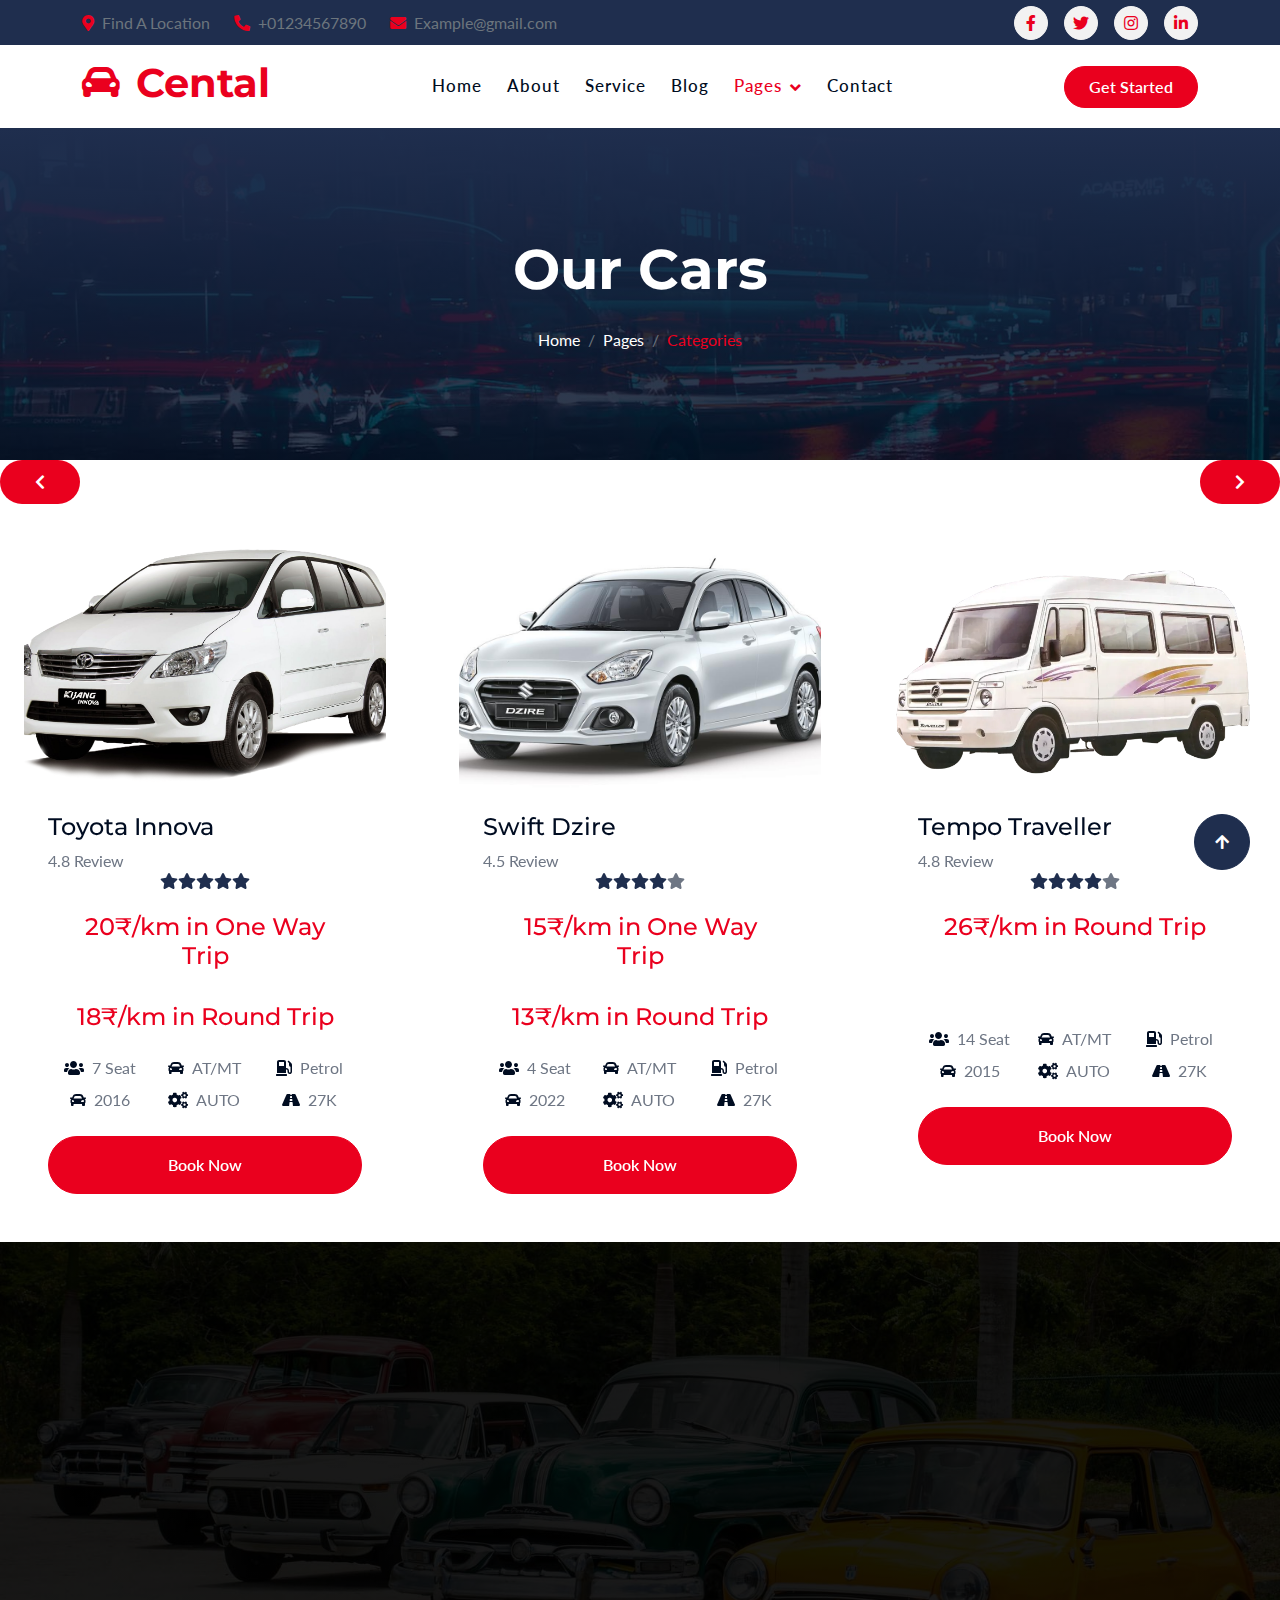
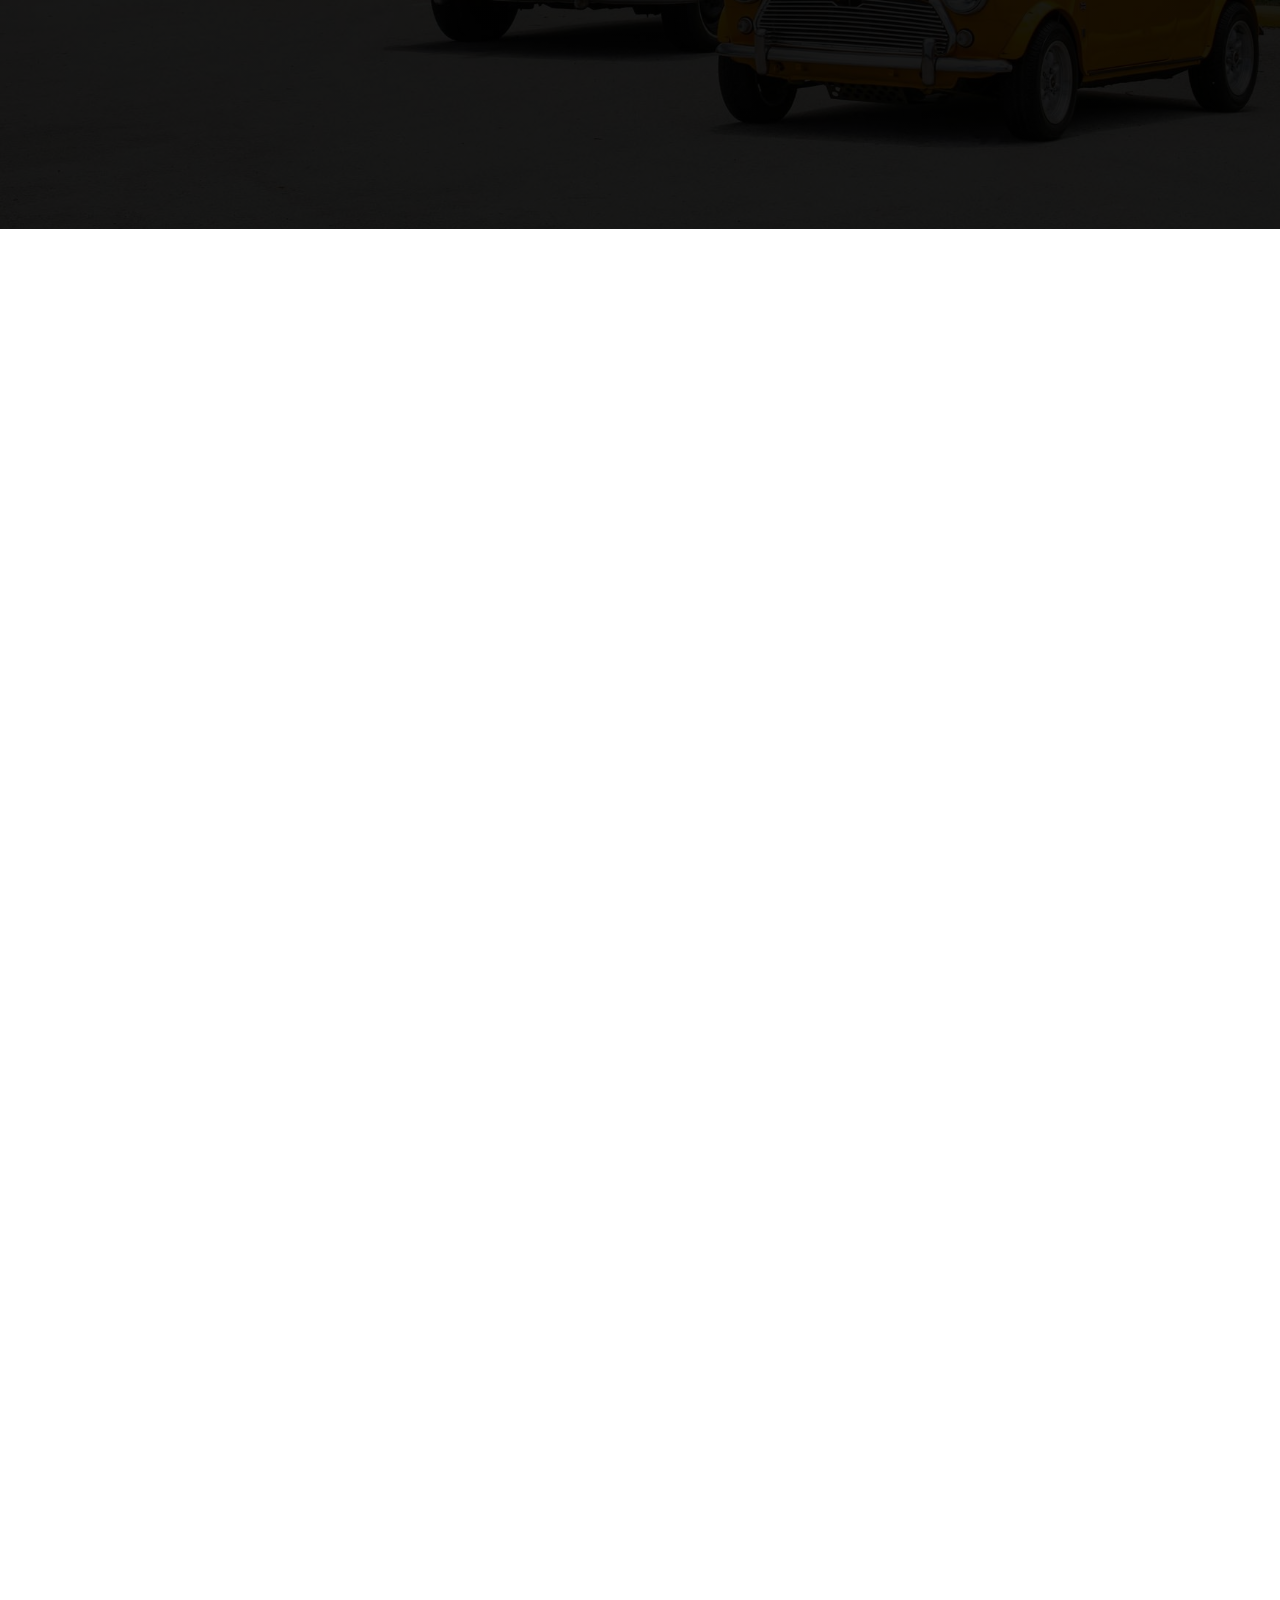
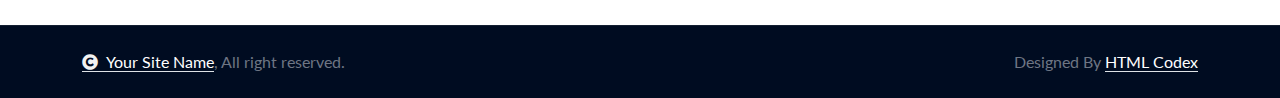
<file: car-rent-website-template/cars.html>
<!DOCTYPE html>
<html lang="en">

    <head>
        <meta charset="utf-8">
        <title>Cental - Car Rent Website Template</title>
        <meta content="width=device-width, initial-scale=1.0" name="viewport">
        <meta content="" name="keywords">
        <meta content="" name="description">

        <!-- Google Web Fonts -->
        <link rel="preconnect" href="https://fonts.googleapis.com">
        <link rel="preconnect" href="https://fonts.gstatic.com" crossorigin>
        <link href="https://fonts.googleapis.com/css2?family=Lato:ital,wght@0,400;0,700;0,900;1,400;1,700;1,900&family=Montserrat:ital,wght@0,100..900;1,100..900&display=swap" rel="stylesheet"> 

        <!-- Icon Font Stylesheet -->
        <link rel="stylesheet" href="https://use.fontawesome.com/releases/v5.15.4/css/all.css"/>
        <link href="https://cdn.jsdelivr.net/npm/bootstrap-icons@1.4.1/font/bootstrap-icons.css" rel="stylesheet">

        <!-- Libraries Stylesheet -->
        <link href="lib/animate/animate.min.css" rel="stylesheet">
        <link href="lib/owlcarousel/assets/owl.carousel.min.css" rel="stylesheet">


        <!-- Customized Bootstrap Stylesheet -->
        <link href="css/bootstrap.min.css" rel="stylesheet">

        <!-- Template Stylesheet -->
        <link href="css/style.css" rel="stylesheet">
    </head>

    <body>

        <!-- Spinner Start -->
        <div id="spinner" class="show bg-white position-fixed translate-middle w-100 vh-100 top-50 start-50 d-flex align-items-center justify-content-center">
            <div class="spinner-border text-primary" style="width: 3rem; height: 3rem;" role="status">
                <span class="sr-only">Loading...</span>
            </div>
        </div>
        <!-- Spinner End -->

        <!-- Topbar Start -->
        <div class="container-fluid topbar bg-secondary d-none d-xl-block w-100">
            <div class="container">
                <div class="row gx-0 align-items-center" style="height: 45px;">
                    <div class="col-lg-6 text-center text-lg-start mb-lg-0">
                        <div class="d-flex flex-wrap">
                            <a href="#" class="text-muted me-4"><i class="fas fa-map-marker-alt text-primary me-2"></i>Find A Location</a>
                            <a href="tel:+01234567890" class="text-muted me-4"><i class="fas fa-phone-alt text-primary me-2"></i>+01234567890</a>
                            <a href="mailto:example@gmail.com" class="text-muted me-0"><i class="fas fa-envelope text-primary me-2"></i>Example@gmail.com</a>
                        </div>
                    </div>
                    <div class="col-lg-6 text-center text-lg-end">
                        <div class="d-flex align-items-center justify-content-end">
                            <a href="#" class="btn btn-light btn-sm-square rounded-circle me-3"><i class="fab fa-facebook-f"></i></a>
                            <a href="#" class="btn btn-light btn-sm-square rounded-circle me-3"><i class="fab fa-twitter"></i></a>
                            <a href="#" class="btn btn-light btn-sm-square rounded-circle me-3"><i class="fab fa-instagram"></i></a>
                            <a href="#" class="btn btn-light btn-sm-square rounded-circle me-0"><i class="fab fa-linkedin-in"></i></a>
                        </div>
                    </div>
                </div>
            </div>
        </div>
        <!-- Topbar End -->

        <!-- Navbar & Hero Start -->
        <div class="container-fluid nav-bar sticky-top px-0 px-lg-4 py-2 py-lg-0">
            <div class="container">
                <nav class="navbar navbar-expand-lg navbar-light">
                    <a href="" class="navbar-brand p-0">
                        <h1 class="display-6 text-primary"><i class="fas fa-car-alt me-3"></i></i>Cental</h1>
                        <!-- <img src="img/logo.png" alt="Logo"> -->
                    </a>
                    <button class="navbar-toggler" type="button" data-bs-toggle="collapse" data-bs-target="#navbarCollapse">
                        <span class="fa fa-bars"></span>
                    </button>
                    <div class="collapse navbar-collapse" id="navbarCollapse">
                        <div class="navbar-nav mx-auto py-0">
                            <a href="index.html" class="nav-item nav-link">Home</a>
                            <a href="about.html" class="nav-item nav-link">About</a>
                            <a href="service.html" class="nav-item nav-link">Service</a>
                            <a href="blog.html" class="nav-item nav-link">Blog</a>
                            
                            <div class="nav-item dropdown">
                                <a href="#" class="nav-link dropdown-toggle active" data-bs-toggle="dropdown">Pages</a>
                                <div class="dropdown-menu m-0">
                                    <a href="feature.html" class="dropdown-item">Our Feature</a>
                                    <a href="cars.html" class="dropdown-item active">Our Cars</a>
                                    <a href="team.html" class="dropdown-item">Our Team</a>
                                    <a href="testimonial.html" class="dropdown-item">Testimonial</a>
                                    <a href="404.html" class="dropdown-item">404 Page</a>
                                </div>
                            </div>
                            <a href="contact.html" class="nav-item nav-link">Contact</a>
                        </div>
                        <a href="#" class="btn btn-primary rounded-pill py-2 px-4">Get Started</a>
                    </div>
                </nav>
            </div>
        </div>
        <!-- Navbar & Hero End -->

        <!-- Header Start -->
        <div class="container-fluid bg-breadcrumb">
            <div class="container text-center py-5" style="max-width: 900px;">
                <h4 class="text-white display-4 mb-4 wow fadeInDown" data-wow-delay="0.1s">Our Cars</h4>
                <ol class="breadcrumb d-flex justify-content-center mb-0 wow fadeInDown" data-wow-delay="0.3s">
                    <li class="breadcrumb-item"><a href="index.html">Home</a></li>
                    <li class="breadcrumb-item"><a href="#">Pages</a></li>
                    <li class="breadcrumb-item active text-primary">Categories</li>
                </ol>    
            </div>
        </div>
        <!-- Header End -->

        <!-- Car categories Start -->
    <div class="categories-carousel owl-carousel wow fadeInUp" data-wow-delay="0.1s">

  <!-- Card 1 -->
  <div class="categories-item p-4 h-100">
    <div class="categories-item-inner">
      <div class="categories-img rounded-top">
        <div class="image-wrapper">
          <img src="img/innova.jpg" class="img-fluid w-100 rounded-top" alt="Hyundai Kona" />
        </div>
      </div>
      <div class="categories-content rounded-bottom p-4">
        <h4>Toyota Innova</h4>
        <div class="categories-review mb-3">
          <div class="me-3">4.8 Review</div>
          <div class="d-flex justify-content-center text-secondary">
            <i class="fas fa-star"></i><i class="fas fa-star"></i><i class="fas fa-star"></i><i class="fas fa-star"></i><i class="fas fa-star"></i>
          </div>
        </div>
        <h4 class="bg-white text-primary rounded-pill py-2 px-4 mb-3 text-center">
          20₹/km in One Way Trip
        </h4>
        <h4 class="bg-white text-primary rounded-pill py-2 px-4 mb-3 text-center">
          18₹/km in Round Trip
        </h4>
        <div class="row gy-2 gx-0 text-center mb-4">
          <div class="col-4 border-end border-white"><i class="fa fa-users text-dark"></i> <span class="text-body ms-1">7 Seat</span></div>
          <div class="col-4 border-end border-white"><i class="fa fa-car text-dark"></i> <span class="text-body ms-1">AT/MT</span></div>
          <div class="col-4"><i class="fa fa-gas-pump text-dark"></i> <span class="text-body ms-1">Petrol</span></div>
          <div class="col-4 border-end border-white"><i class="fa fa-car text-dark"></i> <span class="text-body ms-1">2016</span></div>
          <div class="col-4 border-end border-white"><i class="fa fa-cogs text-dark"></i> <span class="text-body ms-1">AUTO</span></div>
          <div class="col-4"><i class="fa fa-road text-dark"></i> <span class="text-body ms-1">27K</span></div>
        </div>
        <a href="#" class="btn btn-primary rounded-pill d-flex justify-content-center py-3">Book Now</a>
      </div>
    </div>
  </div>

  <!-- Card 2 -->
  <div class="categories-item p-4 h-100">
    <div class="categories-item-inner">
      <div class="categories-img rounded-top">
        <div class="image-wrapper">
          <img src="img/dzire.jpg" class="img-fluid w-100 rounded-top" alt="Toyota Innova" />
        </div>
      </div>
      <div class="categories-content rounded-bottom p-4">
        <h4>Swift Dzire</h4>
        <div class="categories-review mb-3">
          <div class="me-3">4.5 Review</div>
          <div class="d-flex justify-content-center text-secondary">
            <i class="fas fa-star"></i><i class="fas fa-star"></i><i class="fas fa-star"></i><i class="fas fa-star"></i><i class="fas fa-star text-body"></i>
          </div>
        </div>
        <h4 class="bg-white text-primary rounded-pill py-2 px-4 mb-3 text-center">
          15₹/km in One Way Trip
        </h4>
        <h4 class="bg-white text-primary rounded-pill py-2 px-4 mb-3 text-center">
          13₹/km in Round Trip
        </h4>
        <div class="row gy-2 gx-0 text-center mb-4">
          <div class="col-4 border-end border-white"><i class="fa fa-users text-dark"></i> <span class="text-body ms-1">4 Seat</span></div>
          <div class="col-4 border-end border-white"><i class="fa fa-car text-dark"></i> <span class="text-body ms-1">AT/MT</span></div>
          <div class="col-4"><i class="fa fa-gas-pump text-dark"></i> <span class="text-body ms-1">Petrol</span></div>
          <div class="col-4 border-end border-white"><i class="fa fa-car text-dark"></i> <span class="text-body ms-1">2022</span></div>
          <div class="col-4 border-end border-white"><i class="fa fa-cogs text-dark"></i> <span class="text-body ms-1">AUTO</span></div>
          <div class="col-4"><i class="fa fa-road text-dark"></i> <span class="text-body ms-1">27K</span></div>
        </div>
        <a href="#" class="btn btn-primary rounded-pill d-flex justify-content-center py-3">Book Now</a>
      </div>
    </div>
  </div>

  <!-- Card 3 -->
  <div class="categories-item p-4 h-100">
    <div class="categories-item-inner">
      <div class="categories-img rounded-top">
        <div class="image-wrapper">
          <img src="img/10-seat-tempo-traveller-1000x1000.webp" class="img-fluid w-100 rounded-top" alt="Tempo Traveller" />
        </div>
      </div>
      <div class="categories-content rounded-bottom p-4">
        <h4>Tempo Traveller</h4>
        <div class="categories-review mb-3">
          <div class="me-3">4.8 Review</div>
          <div class="d-flex justify-content-center text-secondary">
            <i class="fas fa-star"></i><i class="fas fa-star"></i><i class="fas fa-star"></i><i class="fas fa-star"></i><i class="fas fa-star text-body"></i>
          </div>
        </div>
        <h4 class="bg-white text-primary rounded-pill py-2 px-6 mb-3 text-center">
          26₹/km in Round Trip
        </h4>
         <h4 class="bg-white text-primary rounded-pill py-2 px-4 mb-3 text-center">
          <br>
        </h4>
        <div class="row gy-2 gx-0 text-center mb-4">
          <div class="col-4 border-end border-white"><i class="fa fa-users text-dark"></i> <span class="text-body ms-1">14 Seat</span></div>
          <div class="col-4 border-end border-white"><i class="fa fa-car text-dark"></i> <span class="text-body ms-1">AT/MT</span></div>
          <div class="col-4"><i class="fa fa-gas-pump text-dark"></i> <span class="text-body ms-1">Petrol</span></div>
          <div class="col-4 border-end border-white"><i class="fa fa-car text-dark"></i> <span class="text-body ms-1">2015</span></div>
          <div class="col-4 border-end border-white"><i class="fa fa-cogs text-dark"></i> <span class="text-body ms-1">AUTO</span></div>
          <div class="col-4"><i class="fa fa-road text-dark"></i> <span class="text-body ms-1">27K</span></div>
        </div>
        <a href="#" class="btn btn-primary rounded-pill d-flex justify-content-center py-3">Book Now</a>
      </div>
    </div>
  </div>

  <!-- Card 4 -->
  <div class="categories-item p-4 h-100">
    <div class="categories-item-inner">
      <div class="categories-img rounded-top">
        <div class="image-wrapper">
          <img src="img/InnovaCrysta2.png" class="img-fluid w-100 rounded-top" alt="Swift Dzire" />
        </div>
      </div>
      <div class="categories-content rounded-bottom p-4">
        <h4>Toyota Innova Crysta</h4>
        <div class="categories-review mb-3">
          <div class="me-3">4.5 Review</div>
          <div class="d-flex justify-content-center text-secondary">
            <i class="fas fa-star"></i><i class="fas fa-star"></i><i class="fas fa-star"></i><i class="fas fa-star"></i><i class="fas fa-star text-body"></i>
          </div>
        </div>
       <h4 class="bg-white text-primary rounded-pill py-2 px-4 mb-3 text-center">
          27₹/km in One Way Trip
        </h4>
        <h4 class="bg-white text-primary rounded-pill py-2 px-4 mb-3 text-center">
          25₹/km in Round Trip
        </h4>
        <div class="row gy-2 gx-0 text-center mb-4">
          <div class="col-4 border-end border-white"><i class="fa fa-users text-dark"></i> <span class="text-body ms-1">7 Seat</span></div>
          <div class="col-4 border-end border-white"><i class="fa fa-car text-dark"></i> <span class="text-body ms-1">AT/MT</span></div>
          <div class="col-4"><i class="fa fa-gas-pump text-dark"></i> <span class="text-body ms-1">Petrol</span></div>
          <div class="col-4 border-end border-white"><i class="fa fa-car text-dark"></i> <span class="text-body ms-1">2015</span></div>
          <div class="col-4 border-end border-white"><i class="fa fa-cogs text-dark"></i> <span class="text-body ms-1">AUTO</span></div>
          <div class="col-4"><i class="fa fa-road text-dark"></i> <span class="text-body ms-1">27K</span></div>
        </div>
        <a href="#" class="btn btn-primary rounded-pill d-flex justify-content-center py-3">Book Now</a>
      </div>
    </div>
  </div>

</div>

    <!-- Car categories End -->

       <!-- Car Steps Start -->
    <div class="container-fluid steps py-5">
      <div class="container py-5">
        <div
          class="text-center mx-auto pb-5 wow fadeInUp"
          data-wow-delay="0.1s"
          style="max-width: 800px"
        >
          <h1 class="display-5 text-capitalize text-white mb-3">
            Booking<span class="text-primary"> Process</span>
          </h1>
          <p class="mb-0 text-white">
            The steps involved in booking are simple and easy. You can book a car through our Telegram bot, website, or by contacting us via phone
          </p>
        </div>
        <div class="row g-4">
          <div class="col-lg-4 wow fadeInUp" data-wow-delay="0.1s">
            <div class="steps-item p-4 mb-4">
              <h4>Come In Contact</h4>
              <p class="mb-0">
                You can Send Your Details Through our Website <a href="https://t.me/Rahumathullah_Rides_bot" class="btn btn-outline-success btn-sm">Telegram</a> or <a href="#" class="btn btn-outline-success btn-sm" onclick="handlePhoneClick()">Call Us</a>
              </p>
              <div class="setps-number">01.</div>
            </div>
          </div>
          <div class="col-lg-4 wow fadeInUp" data-wow-delay="0.3s">
            <div class="steps-item p-4 mb-4">
              <h4>Discuss about Payment package</h4>
              <p class="mb-0">
                 <p class="mb-0">
  After getting your request, we’ll share available cars and discuss the best payment plan for your trip.
</p>

    </p>
              </p>
              <div class="setps-number">02.</div>
            </div>
          </div>
          <div class="col-lg-4 wow fadeInUp" data-wow-delay="0.5s">
            <div class="steps-item p-4 mb-4">
              <h4>Enjoy Driving</h4>
              <p class="mb-0">
                  Once everything is confirmed, your car will be ready.  Enjoy a smooth, safe trip
              </p>
              <div class="setps-number">03.</div>
            </div>
          </div>
        </div>
      </div>
    </div>
    <!-- Car Steps End -->

        <!-- Banner Start -->
        <div class="container-fluid banner py-5 wow zoomInDown" data-wow-delay="0.1s">
            <div class="container py-5">
                <div class="banner-item rounded">
                    <img src="img/banner-1.jpg" class="img-fluid rounded w-100" alt="">
                    <div class="banner-content">
                        <h2 class="text-primary">Rent Your Car</h2>
                        <h1 class="text-white">Interested in Renting?</h1>
                        <p class="text-white">Don't hesitate and send us a message.</p>
                        <div class="banner-btn">
                            <a href="https://wa.me/+919080801919" class="btn btn-secondary rounded-pill py-3 px-4 px-md-5 me-2">WhatsApp</a>
                        </div>
                    </div>
                </div>
            </div>
        </div>
        <!-- Banner End -->

        <!-- Footer Start -->
    <div class="container-fluid footer py-5 wow fadeIn" data-wow-delay="0.2s" >
      <div class="container py-5">
        <div class="row g-5">
          <div class="col-md-6 col-lg-6 col-xl-3">
            <div class="footer-item d-flex flex-column">
              <div class="footer-item">
                <h4 class="text-white mb-4">About Us</h4>
                <p class="mb-3">
                    With over a decade of experience in the car rental industry, we are committed to providing reliable, safe, and affordable transportation to our customers. Whether you need a car for daily use, travel, or special occasions, we make the booking process simple and convenient.
                </p>
              </div>
            </div>
          </div>
          <!-- <div class="col-md-6 col-lg-6 col-xl-3">
            <div class="footer-item d-flex flex-column">
              <h4 class="text-white mb-4">Quick Links</h4>
              <a href="#"><i class="fas fa-angle-right me-2"></i> About</a>
              <a href="#"><i class="fas fa-angle-right me-2"></i> Cars</a>
              <a href="#"><i class="fas fa-angle-right me-2"></i> Car Types</a>
              <a href="#"><i class="fas fa-angle-right me-2"></i> Team</a>
              <a href="#"><i class="fas fa-angle-right me-2"></i> Contact us</a>
              <a href="#"
                ><i class="fas fa-angle-right me-2"></i> Terms & Conditions</a
              >
            </div>
          </div> -->
          <div class="col-md-6 col-lg-6 text-center">
            <div class="footer-item d-flex flex-column">
              <h4 class="text-white mb-4">Business Hours</h4>
              <div class="mb-3">
                <h1 class="text-white mb-0">24/7</h1>
              </div>
              
            </div>
          </div>
          <div class="col-md-6 col-lg-6 col-xl-3">
            <div class="footer-item d-flex flex-column">
              <h4 class="text-white mb-4">Contact Info</h4>
              <a href="#"
                ><i class="fa fa-map-marker-alt me-2"></i> Karaikudi , near MagabuPalayam Pallivasal</a
              >
              <a href="mailto:arcapi.core@example.com"
                ><i class="fas fa-envelope me-2"></i> info@example.com</a
              >
              <a href="tel:+919080801919"
                ><i class="fas fa-phone me-2"></i> +91 9080801919</a
              >
              
              <div class="d-flex">
                <a
                  class="btn btn-secondary btn-md-square rounded-circle me-3"
                  href=""
                  ><i class="fab fa-facebook-f text-white"></i
                ></a>
                <a
                  class="btn btn-secondary btn-md-square rounded-circle me-3"
                  href=""
                  ><i class="fab fa-twitter text-white"></i
                ></a>
                <a
                  class="btn btn-secondary btn-md-square rounded-circle me-3"
                  href=""
                  ><i class="fab fa-instagram text-white"></i
                ></a>
                
              </div>
            </div>
          </div>
        </div>
      </div>
    </div>
    <!-- Footer End -->
        
        <!-- Copyright Start -->
        <div class="container-fluid copyright py-4">
            <div class="container">
                <div class="row g-4 align-items-center">
                    <div class="col-md-6 text-center text-md-start mb-md-0">
                        <span class="text-body"><a href="#" class="border-bottom text-white"><i class="fas fa-copyright text-light me-2"></i>Your Site Name</a>, All right reserved.</span>
                    </div>
                    <div class="col-md-6 text-center text-md-end text-body">
                        <!--/*** This template is free as long as you keep the below author’s credit link/attribution link/backlink. ***/-->
                        <!--/*** If you'd like to use the template without the below author’s credit link/attribution link/backlink, ***/-->
                        <!--/*** you can purchase the Credit Removal License from "https://htmlcodex.com/credit-removal". ***/-->
                        Designed By <a class="border-bottom text-white" href="https://htmlcodex.com">HTML Codex</a>
                    </div>
                </div>
            </div>
        </div>
        <!-- Copyright End -->


        <!-- Back to Top -->
        <a href="#" class="btn btn-secondary btn-lg-square rounded-circle back-to-top"><i class="fa fa-arrow-up"></i></a>   

        
    <!-- JavaScript Libraries -->
    <script src="https://ajax.googleapis.com/ajax/libs/jquery/3.6.4/jquery.min.js"></script>
    <script src="https://cdn.jsdelivr.net/npm/bootstrap@5.0.0/dist/js/bootstrap.bundle.min.js"></script>
    <script src="lib/wow/wow.min.js"></script>
    <script src="lib/easing/easing.min.js"></script>
    <script src="lib/waypoints/waypoints.min.js"></script>
    <script src="lib/counterup/counterup.min.js"></script>
    <script src="lib/owlcarousel/owl.carousel.min.js"></script>
    

    <!-- Template Javascript -->
    <script src="js/main.js"></script>
    </body>

</html>
</file>
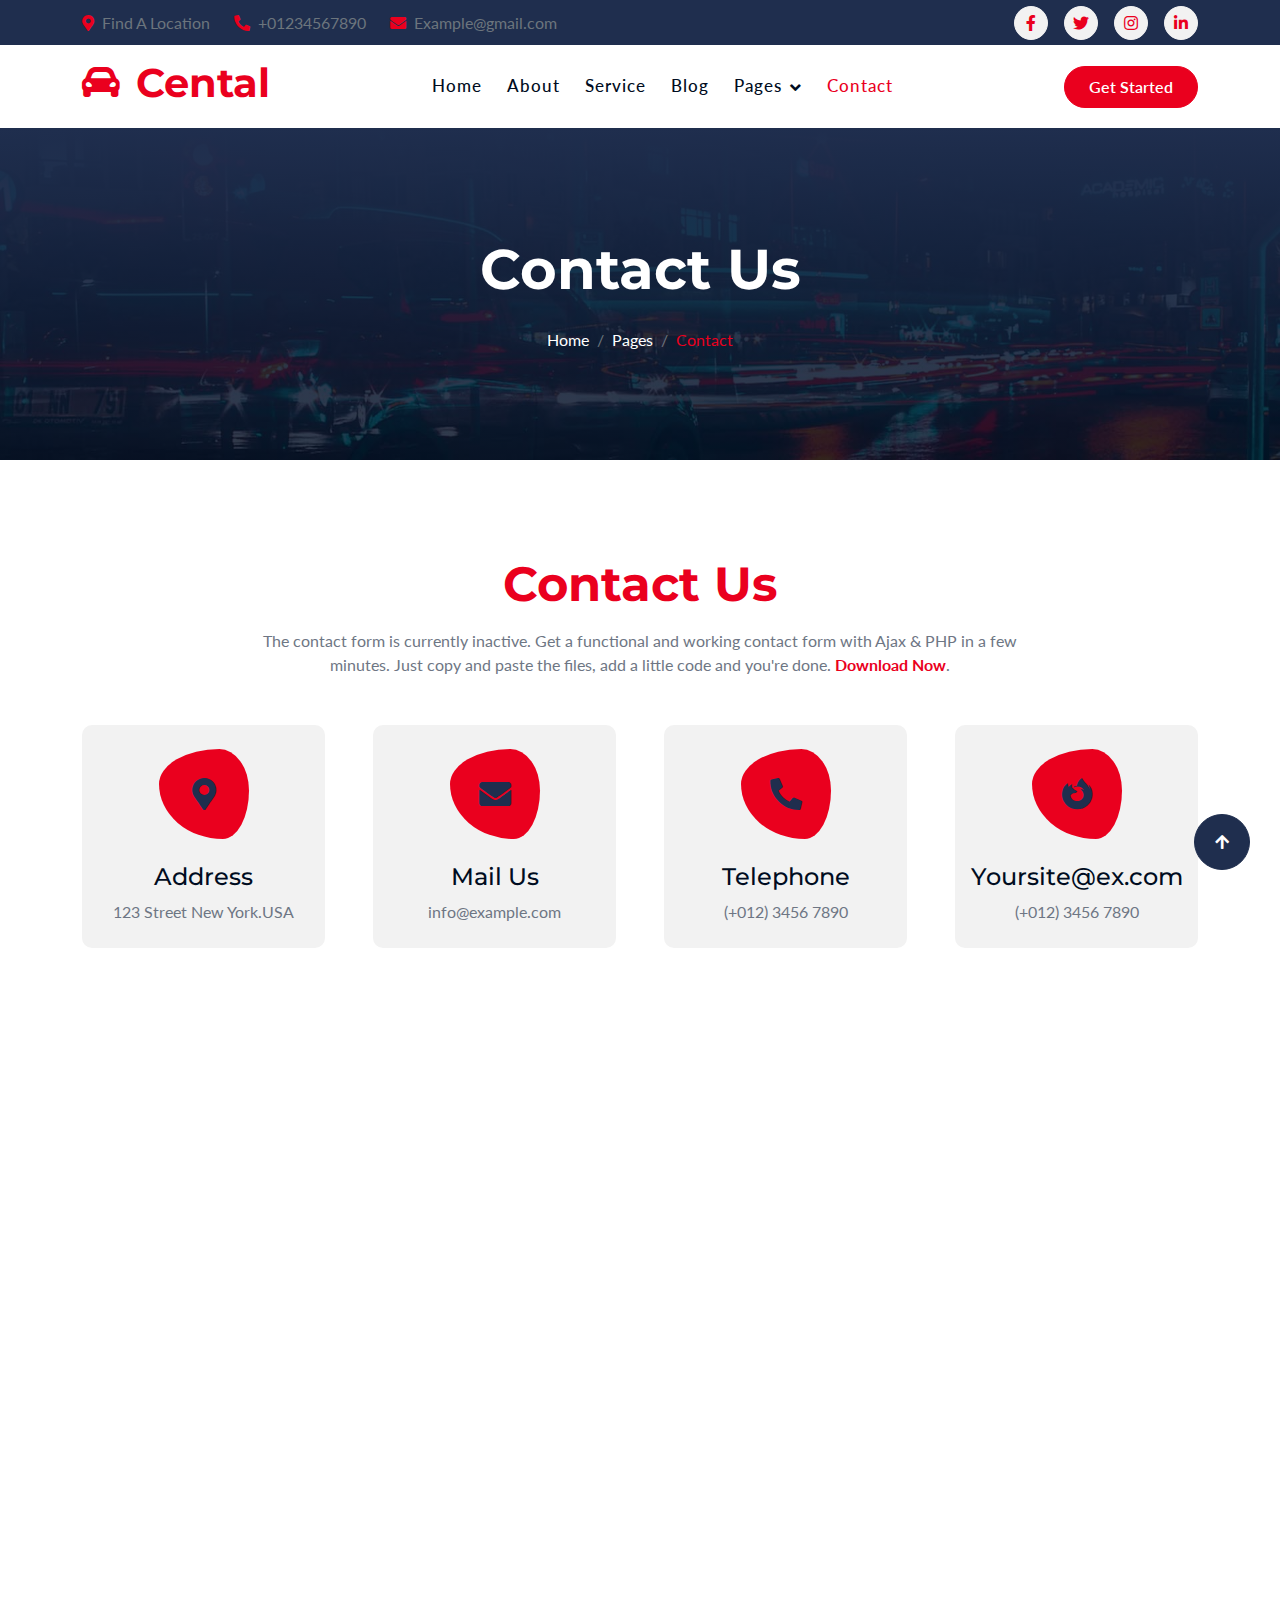
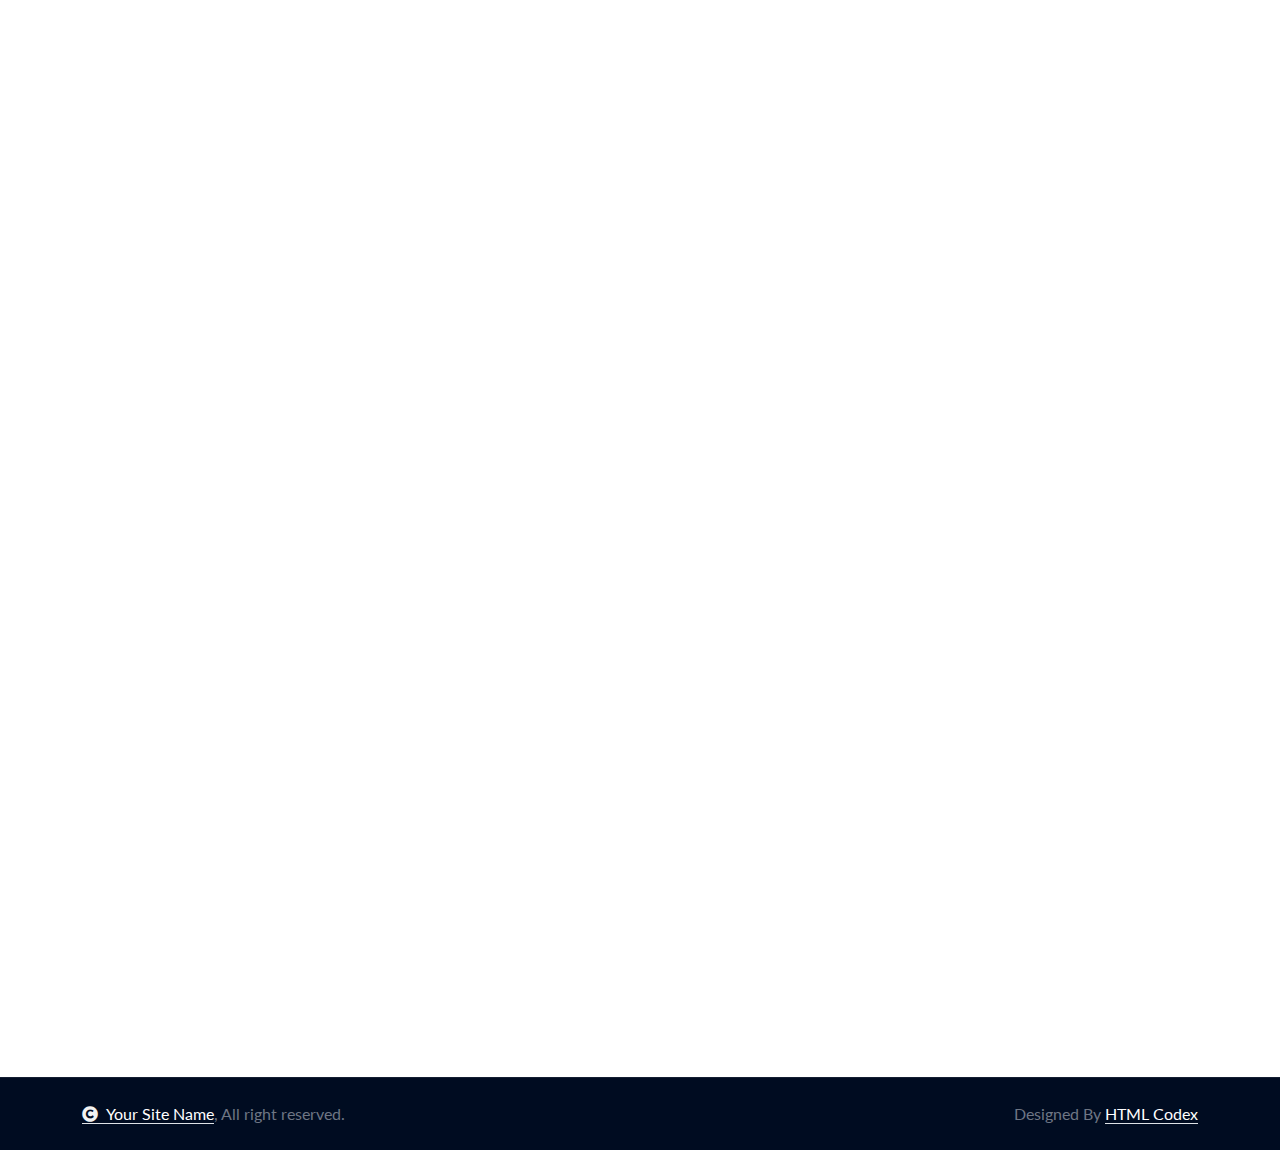
<file: car-rent-website-template/contact.html>
<!DOCTYPE html>
<html lang="en">

    <head>
        <meta charset="utf-8">
        <title>Cental - Car Rent Website Template</title>
        <meta content="width=device-width, initial-scale=1.0" name="viewport">
        <meta content="" name="keywords">
        <meta content="" name="description">

        <!-- Google Web Fonts -->
        <link rel="preconnect" href="https://fonts.googleapis.com">
        <link rel="preconnect" href="https://fonts.gstatic.com" crossorigin>
        <link href="https://fonts.googleapis.com/css2?family=Lato:ital,wght@0,400;0,700;0,900;1,400;1,700;1,900&family=Montserrat:ital,wght@0,100..900;1,100..900&display=swap" rel="stylesheet"> 

        <!-- Icon Font Stylesheet -->
        <link rel="stylesheet" href="https://use.fontawesome.com/releases/v5.15.4/css/all.css"/>
        <link href="https://cdn.jsdelivr.net/npm/bootstrap-icons@1.4.1/font/bootstrap-icons.css" rel="stylesheet">

        <!-- Libraries Stylesheet -->
        <link href="lib/animate/animate.min.css" rel="stylesheet">
        <link href="lib/owlcarousel/assets/owl.carousel.min.css" rel="stylesheet">


        <!-- Customized Bootstrap Stylesheet -->
        <link href="css/bootstrap.min.css" rel="stylesheet">

        <!-- Template Stylesheet -->
        <link href="css/style.css" rel="stylesheet">
    </head>

    <body>

        <!-- Spinner Start -->
        <div id="spinner" class="show bg-white position-fixed translate-middle w-100 vh-100 top-50 start-50 d-flex align-items-center justify-content-center">
            <div class="spinner-border text-primary" style="width: 3rem; height: 3rem;" role="status">
                <span class="sr-only">Loading...</span>
            </div>
        </div>
        <!-- Spinner End -->

        <!-- Topbar Start -->
        <div class="container-fluid topbar bg-secondary d-none d-xl-block w-100">
            <div class="container">
                <div class="row gx-0 align-items-center" style="height: 45px;">
                    <div class="col-lg-6 text-center text-lg-start mb-lg-0">
                        <div class="d-flex flex-wrap">
                            <a href="#" class="text-muted me-4"><i class="fas fa-map-marker-alt text-primary me-2"></i>Find A Location</a>
                            <a href="tel:+01234567890" class="text-muted me-4"><i class="fas fa-phone-alt text-primary me-2"></i>+01234567890</a>
                            <a href="mailto:example@gmail.com" class="text-muted me-0"><i class="fas fa-envelope text-primary me-2"></i>Example@gmail.com</a>
                        </div>
                    </div>
                    <div class="col-lg-6 text-center text-lg-end">
                        <div class="d-flex align-items-center justify-content-end">
                            <a href="#" class="btn btn-light btn-sm-square rounded-circle me-3"><i class="fab fa-facebook-f"></i></a>
                            <a href="#" class="btn btn-light btn-sm-square rounded-circle me-3"><i class="fab fa-twitter"></i></a>
                            <a href="#" class="btn btn-light btn-sm-square rounded-circle me-3"><i class="fab fa-instagram"></i></a>
                            <a href="#" class="btn btn-light btn-sm-square rounded-circle me-0"><i class="fab fa-linkedin-in"></i></a>
                        </div>
                    </div>
                </div>
            </div>
        </div>
        <!-- Topbar End -->

        <!-- Navbar & Hero Start -->
        <div class="container-fluid nav-bar sticky-top px-0 px-lg-4 py-2 py-lg-0">
            <div class="container">
                <nav class="navbar navbar-expand-lg navbar-light">
                    <a href="" class="navbar-brand p-0">
                        <h1 class="display-6 text-primary"><i class="fas fa-car-alt me-3"></i></i>Cental</h1>
                        <!-- <img src="img/logo.png" alt="Logo"> -->
                    </a>
                    <button class="navbar-toggler" type="button" data-bs-toggle="collapse" data-bs-target="#navbarCollapse">
                        <span class="fa fa-bars"></span>
                    </button>
                    <div class="collapse navbar-collapse" id="navbarCollapse">
                        <div class="navbar-nav mx-auto py-0">
                            <a href="index.html" class="nav-item nav-link">Home</a>
                            <a href="about.html" class="nav-item nav-link">About</a>
                            <a href="service.html" class="nav-item nav-link">Service</a>
                            <a href="blog.html" class="nav-item nav-link">Blog</a>
                            
                            <div class="nav-item dropdown">
                                <a href="#" class="nav-link dropdown-toggle" data-bs-toggle="dropdown">Pages</a>
                                <div class="dropdown-menu m-0">
                                    <a href="feature.html" class="dropdown-item">Our Feature</a>
                                    <a href="cars.html" class="dropdown-item">Our Cars</a>
                                    <a href="team.html" class="dropdown-item">Our Team</a>
                                    <a href="testimonial.html" class="dropdown-item">Testimonial</a>
                                    <a href="404.html" class="dropdown-item">404 Page</a>
                                </div>
                            </div>
                            <a href="contact.html" class="nav-item nav-link active">Contact</a>
                        </div>
                        <a href="#" class="btn btn-primary rounded-pill py-2 px-4">Get Started</a>
                    </div>
                </nav>
            </div>
        </div>
        <!-- Navbar & Hero End -->

        <!-- Header Start -->
        <div class="container-fluid bg-breadcrumb">
            <div class="container text-center py-5" style="max-width: 900px;">
                <h4 class="text-white display-4 mb-4 wow fadeInDown" data-wow-delay="0.1s">Contact Us</h4>
                <ol class="breadcrumb d-flex justify-content-center mb-0 wow fadeInDown" data-wow-delay="0.3s">
                    <li class="breadcrumb-item"><a href="index.html">Home</a></li>
                    <li class="breadcrumb-item"><a href="#">Pages</a></li>
                    <li class="breadcrumb-item active text-primary">Contact</li>
                </ol>    
            </div>
        </div>
        <!-- Header End -->

        <!-- Contact Start -->
        <div class="container-fluid contact py-5">
            <div class="container py-5">
                <div class="text-center mx-auto pb-5 wow fadeInUp" data-wow-delay="0.1s" style="max-width: 800px;">
                    <h1 class="display-5 text-capitalize text-primary mb-3">Contact Us</h1>
                    <p class="mb-0">The contact form is currently inactive. Get a functional and working contact form with Ajax & PHP in a few minutes. Just copy and paste the files, add a little code and you're done. <a class="text-primary fw-bold" href="https://htmlcodex.com/contact-form">Download Now</a>.</p>
                </div>
                <div class="row g-5">
                    <div class="col-12 wow fadeInUp" data-wow-delay="0.1s">
                        <div class="row g-5">
                            <div class="col-md-6 col-lg-6 col-xl-3">
                                <div class="contact-add-item p-4">
                                    <div class="contact-icon mb-4">
                                        <i class="fas fa-map-marker-alt fa-2x"></i>
                                    </div>
                                    <div>
                                        <h4>Address</h4>
                                        <p class="mb-0">123 Street New York.USA</p>
                                    </div>
                                </div>
                            </div>
                            <div class="col-md-6 col-lg-6 col-xl-3 wow fadeInUp" data-wow-delay="0.3s">
                                <div class="contact-add-item p-4">
                                    <div class="contact-icon mb-4">
                                        <i class="fas fa-envelope fa-2x"></i>
                                    </div>
                                    <div>
                                        <h4>Mail Us</h4>
                                        <p class="mb-0">info@example.com</p>
                                    </div>
                                </div>
                            </div>
                            <div class="col-md-6 col-lg-6 col-xl-3 wow fadeInUp" data-wow-delay="0.5s">
                                <div class="contact-add-item p-4">
                                    <div class="contact-icon mb-4">
                                        <i class="fa fa-phone-alt fa-2x"></i>
                                    </div>
                                    <div>
                                        <h4>Telephone</h4>
                                        <p class="mb-0">(+012) 3456 7890</p>
                                    </div>
                                </div>
                            </div>
                            <div class="col-md-6 col-lg-6 col-xl-3 wow fadeInUp" data-wow-delay="0.7s">
                                <div class="contact-add-item p-4">
                                    <div class="contact-icon mb-4">
                                        <i class="fab fa-firefox-browser fa-2x"></i>
                                    </div>
                                    <div>
                                        <h4>Yoursite@ex.com</h4>
                                        <p class="mb-0">(+012) 3456 7890</p>
                                    </div>
                                </div>
                            </div>
                        </div>
                    </div>
                    <div class="col-xl-6 wow fadeInUp" data-wow-delay="0.1s">
                        <div class="bg-secondary p-5 rounded">
                            <h4 class="text-primary mb-4">Send Your Message</h4>
                            <form>
                                <div class="row g-4">
                                    <div class="col-lg-12 col-xl-6">
                                        <div class="form-floating">
                                            <input type="text" class="form-control" id="name" placeholder="Your Name">
                                            <label for="name">Your Name</label>
                                        </div>
                                    </div>
                                    <div class="col-lg-12 col-xl-6">
                                        <div class="form-floating">
                                            <input type="email" class="form-control" id="email" placeholder="Your Email">
                                            <label for="email">Your Email</label>
                                        </div>
                                    </div>
                                    <div class="col-lg-12 col-xl-6">
                                        <div class="form-floating">
                                            <input type="phone" class="form-control" id="phone" placeholder="Phone">
                                            <label for="phone">Your Phone</label>
                                        </div>
                                    </div>
                                    <div class="col-lg-12 col-xl-6">
                                        <div class="form-floating">
                                            <input type="text" class="form-control" id="project" placeholder="Project">
                                            <label for="project">Your Project</label>
                                        </div>
                                    </div>
                                    <div class="col-12">
                                        <div class="form-floating">
                                            <input type="text" class="form-control" id="subject" placeholder="Subject">
                                            <label for="subject">Subject</label>
                                        </div>
                                    </div>
                                    <div class="col-12">
                                        <div class="form-floating">
                                            <textarea class="form-control" placeholder="Leave a message here" id="message" style="height: 160px"></textarea>
                                            <label for="message">Message</label>
                                        </div>

                                    </div>
                                    <div class="col-12">
                                        <button class="btn btn-light w-100 py-3">Send Message</button>
                                    </div>
                                </div>
                            </form>
                        </div>
                    </div> 
                    <div class="col-12 col-xl-1 wow fadeInUp" data-wow-delay="0.3s">
                        <div class="d-flex flex-xl-column align-items-center justify-content-center">
                            <a class="btn btn-xl-square btn-light rounded-circle mb-0 mb-xl-4 me-4 me-xl-0" href=""><i class="fab fa-facebook-f"></i></a>
                            <a class="btn btn-xl-square btn-light rounded-circle mb-0 mb-xl-4 me-4 me-xl-0" href=""><i class="fab fa-twitter"></i></a>
                            <a class="btn btn-xl-square btn-light rounded-circle mb-0 mb-xl-4 me-4 me-xl-0" href=""><i class="fab fa-instagram"></i></a>
                            <a class="btn btn-xl-square btn-light rounded-circle mb-0 mb-xl-0 me-0 me-xl-0" href=""><i class="fab fa-linkedin-in"></i></a>
                        </div>
                    </div>
                    <div class="col-12 col-xl-5 wow fadeInUp" data-wow-delay="0.1s">
                        <div class="p-5 bg-light rounded">
                            <div class="bg-white rounded p-4 mb-4">
                                <h4 class="mb-3">Our Branch 01</h4>
                                <div class="d-flex align-items-center flex-shrink-0 mb-3">
                                    <p class="mb-0 text-dark me-2">Address:</p><i class="fas fa-map-marker-alt text-primary me-2"></i><p class="mb-0">123 Street New York.USA</p>
                                </div>
                                <div class="d-flex align-items-center">
                                    <p class="mb-0 text-dark me-2">Telephone:</p><i class="fa fa-phone-alt text-primary me-2"></i><p class="mb-0">(+012) 3456 7890</p>
                                </div>
                            </div>
                            <div class="bg-white rounded p-4 mb-4">
                                <h4 class="mb-3">Our Branch 02</h4>
                                <div class="d-flex align-items-center mb-3">
                                    <p class="mb-0 text-dark me-2">Address:</p><i class="fas fa-map-marker-alt text-primary me-2"></i><p class="mb-0">123 Street New York.USA</p>
                                </div>
                                <div class="d-flex align-items-center">
                                    <p class="mb-0 text-dark me-2">Telephone:</p><i class="fa fa-phone-alt text-primary me-2"></i><p class="mb-0">(+012) 3456 7890</p>
                                </div>
                            </div>
                            <div class="bg-white rounded p-4 mb-0">
                                <h4 class="mb-3">Our Branch 03</h4>
                                <div class="d-flex align-items-center mb-3">
                                    <p class="mb-0 text-dark me-2">Address:</p><i class="fas fa-map-marker-alt text-primary me-2"></i><p class="mb-0">123 Street New York.USA</p>
                                </div>
                                <div class="d-flex align-items-center">
                                    <p class="mb-0 text-dark me-2">Telephone:</p><i class="fa fa-phone-alt text-primary me-2"></i><p class="mb-0">(+012) 3456 7890</p>
                                </div>
                            </div>
                        </div>
                    </div>
                    <div class="col-12">
                        <div class="rounded">
                            <iframe class="rounded w-100" 
                            style="height: 400px;" src="https://www.google.com/maps/embed?pb=!1m18!1m12!1m3!1d387191.33750346623!2d-73.97968099999999!3d40.6974881!2m3!1f0!2f0!3f0!3m2!1i1024!2i768!4f13.1!3m3!1m2!1s0x89c24fa5d33f083b%3A0xc80b8f06e177fe62!2sNew%20York%2C%20NY%2C%20USA!5e0!3m2!1sen!2sbd!4v1694259649153!5m2!1sen!2sbd" 
                            loading="lazy" referrerpolicy="no-referrer-when-downgrade"></iframe>
                        </div>
                    </div>

                </div>
            </div>
        </div>
        <!-- Contact End -->

        <!-- Footer Start -->
        <div class="container-fluid footer py-5 wow fadeIn" data-wow-delay="0.2s">
            <div class="container py-5">
                <div class="row g-5">
                    <div class="col-md-6 col-lg-6 col-xl-3">
                        <div class="footer-item d-flex flex-column">
                            <div class="footer-item">
                                <h4 class="text-white mb-4">About Us</h4>
                                <p class="mb-3">Dolor amet sit justo amet elitr clita ipsum elitr est.Lorem ipsum dolor sit amet, consectetur adipiscing elit consectetur adipiscing elit.</p>
                            </div>
                            <div class="position-relative">
                                <input class="form-control rounded-pill w-100 py-3 ps-4 pe-5" type="text" placeholder="Enter your email">
                                <button type="button" class="btn btn-secondary rounded-pill position-absolute top-0 end-0 py-2 mt-2 me-2">Subscribe</button>
                            </div>
                        </div>
                    </div>
                    <div class="col-md-6 col-lg-6 col-xl-3">
                        <div class="footer-item d-flex flex-column">
                            <h4 class="text-white mb-4">Quick Links</h4>
                            <a href="#"><i class="fas fa-angle-right me-2"></i> About</a>
                            <a href="#"><i class="fas fa-angle-right me-2"></i> Cars</a>
                            <a href="#"><i class="fas fa-angle-right me-2"></i> Car Types</a>
                            <a href="#"><i class="fas fa-angle-right me-2"></i> Team</a>
                            <a href="#"><i class="fas fa-angle-right me-2"></i> Contact us</a>
                            <a href="#"><i class="fas fa-angle-right me-2"></i> Terms & Conditions</a>
                        </div>
                    </div>
                    <div class="col-md-6 col-lg-6 col-xl-3">
                        <div class="footer-item d-flex flex-column">
                            <h4 class="text-white mb-4">Business Hours</h4>
                            <div class="mb-3">
                                <h6 class="text-muted mb-0">Mon - Friday:</h6>
                                <p class="text-white mb-0">09.00 am to 07.00 pm</p>
                            </div>
                            <div class="mb-3">
                                <h6 class="text-muted mb-0">Saturday:</h6>
                                <p class="text-white mb-0">10.00 am to 05.00 pm</p>
                            </div>
                            <div class="mb-3">
                                <h6 class="text-muted mb-0">Vacation:</h6>
                                <p class="text-white mb-0">All Sunday is our vacation</p>
                            </div>
                        </div>
                    </div>
                    <div class="col-md-6 col-lg-6 col-xl-3">
                        <div class="footer-item d-flex flex-column">
                            <h4 class="text-white mb-4">Contact Info</h4>
                            <a href="#"><i class="fa fa-map-marker-alt me-2"></i> 123 Street, New York, USA</a>
                            <a href="mailto:info@example.com"><i class="fas fa-envelope me-2"></i> info@example.com</a>
                            <a href="tel:+012 345 67890"><i class="fas fa-phone me-2"></i> +012 345 67890</a>
                            <a href="tel:+012 345 67890" class="mb-3"><i class="fas fa-print me-2"></i> +012 345 67890</a>
                            <div class="d-flex">
                                <a class="btn btn-secondary btn-md-square rounded-circle me-3" href=""><i class="fab fa-facebook-f text-white"></i></a>
                                <a class="btn btn-secondary btn-md-square rounded-circle me-3" href=""><i class="fab fa-twitter text-white"></i></a>
                                <a class="btn btn-secondary btn-md-square rounded-circle me-3" href=""><i class="fab fa-instagram text-white"></i></a>
                                <a class="btn btn-secondary btn-md-square rounded-circle me-0" href=""><i class="fab fa-linkedin-in text-white"></i></a>
                            </div>
                        </div>
                    </div>
                </div>
            </div>
        </div>
        <!-- Footer End -->
        
        <!-- Copyright Start -->
        <div class="container-fluid copyright py-4">
            <div class="container">
                <div class="row g-4 align-items-center">
                    <div class="col-md-6 text-center text-md-start mb-md-0">
                        <span class="text-body"><a href="#" class="border-bottom text-white"><i class="fas fa-copyright text-light me-2"></i>Your Site Name</a>, All right reserved.</span>
                    </div>
                    <div class="col-md-6 text-center text-md-end text-body">
                        <!--/*** This template is free as long as you keep the below author’s credit link/attribution link/backlink. ***/-->
                        <!--/*** If you'd like to use the template without the below author’s credit link/attribution link/backlink, ***/-->
                        <!--/*** you can purchase the Credit Removal License from "https://htmlcodex.com/credit-removal". ***/-->
                        Designed By <a class="border-bottom text-white" href="https://htmlcodex.com">HTML Codex</a>
                    </div>
                </div>
            </div>
        </div>
        <!-- Copyright End -->


        <!-- Back to Top -->
        <a href="#" class="btn btn-secondary btn-lg-square rounded-circle back-to-top"><i class="fa fa-arrow-up"></i></a>   

        
    <!-- JavaScript Libraries -->
    <script src="https://ajax.googleapis.com/ajax/libs/jquery/3.6.4/jquery.min.js"></script>
    <script src="https://cdn.jsdelivr.net/npm/bootstrap@5.0.0/dist/js/bootstrap.bundle.min.js"></script>
    <script src="lib/wow/wow.min.js"></script>
    <script src="lib/easing/easing.min.js"></script>
    <script src="lib/waypoints/waypoints.min.js"></script>
    <script src="lib/counterup/counterup.min.js"></script>
    <script src="lib/owlcarousel/owl.carousel.min.js"></script>
    

    <!-- Template Javascript -->
    <script src="js/main.js"></script>
    </body>

</html>
</file>
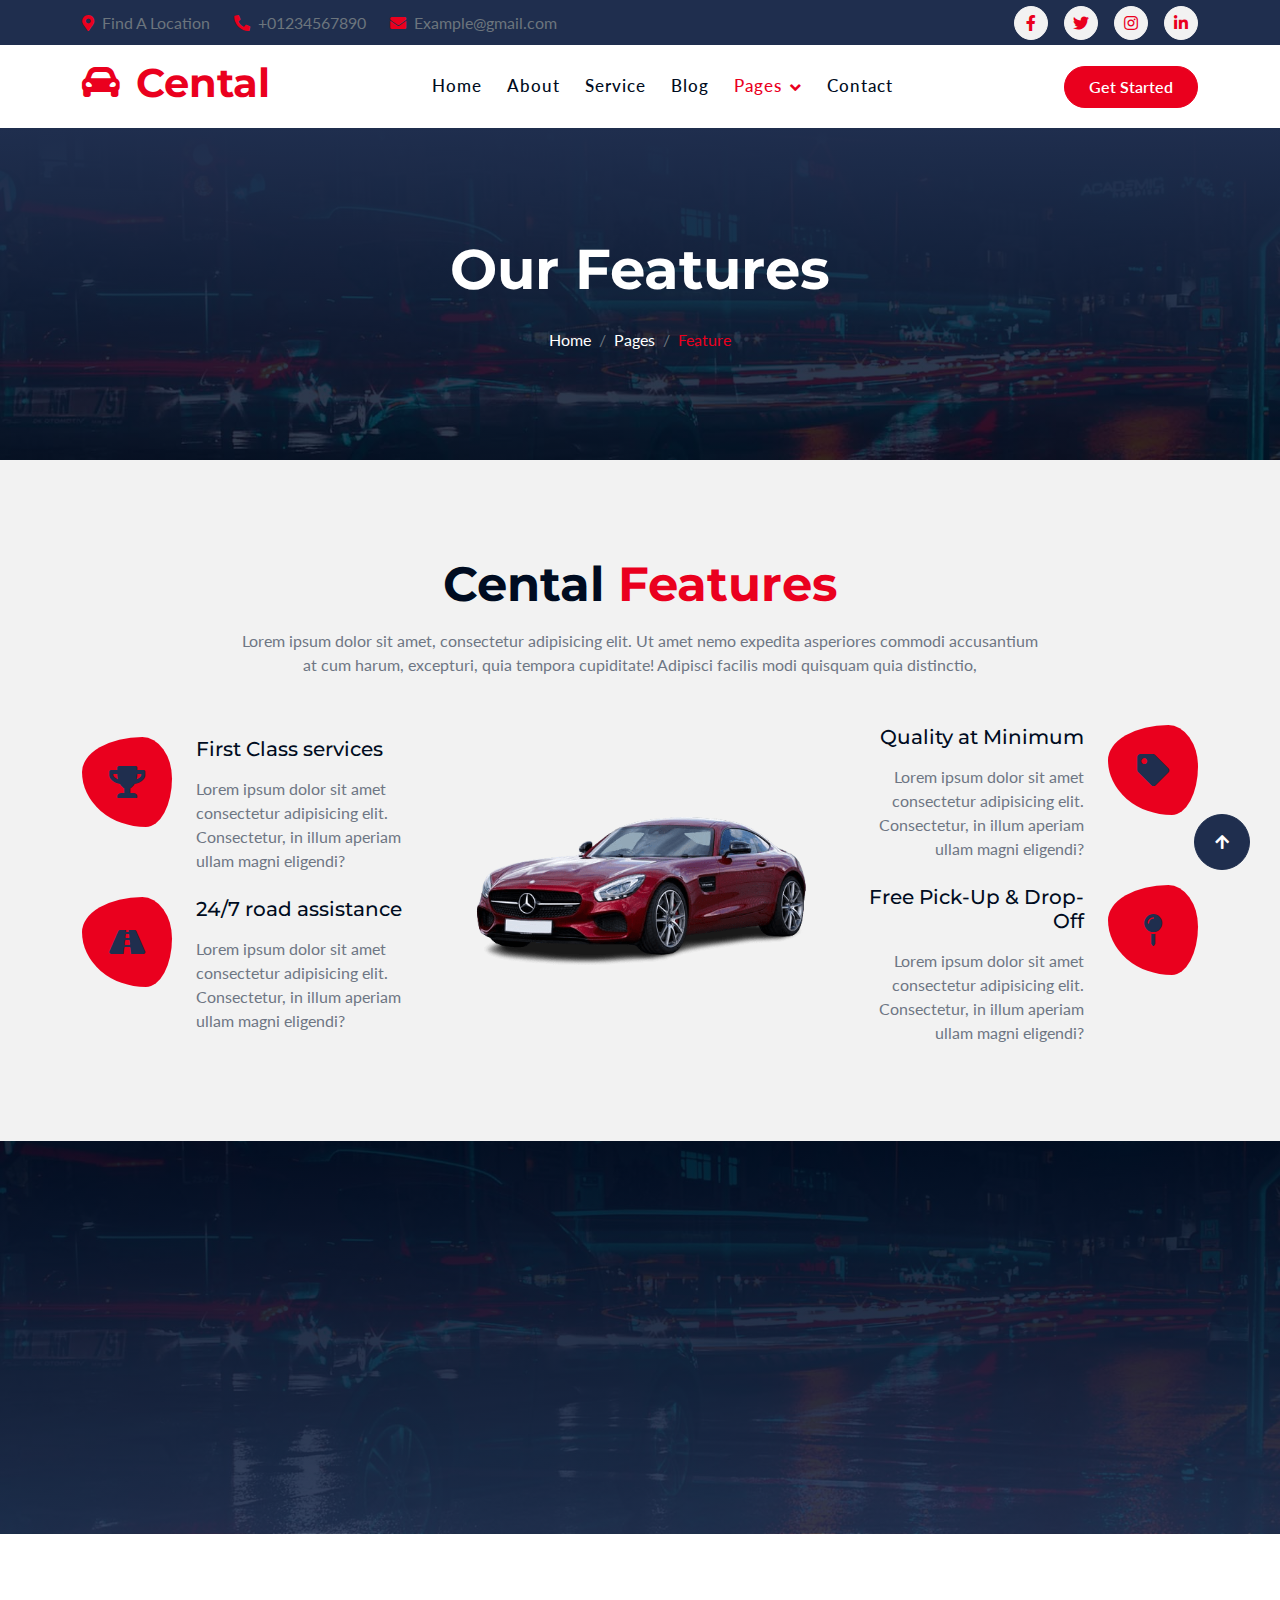
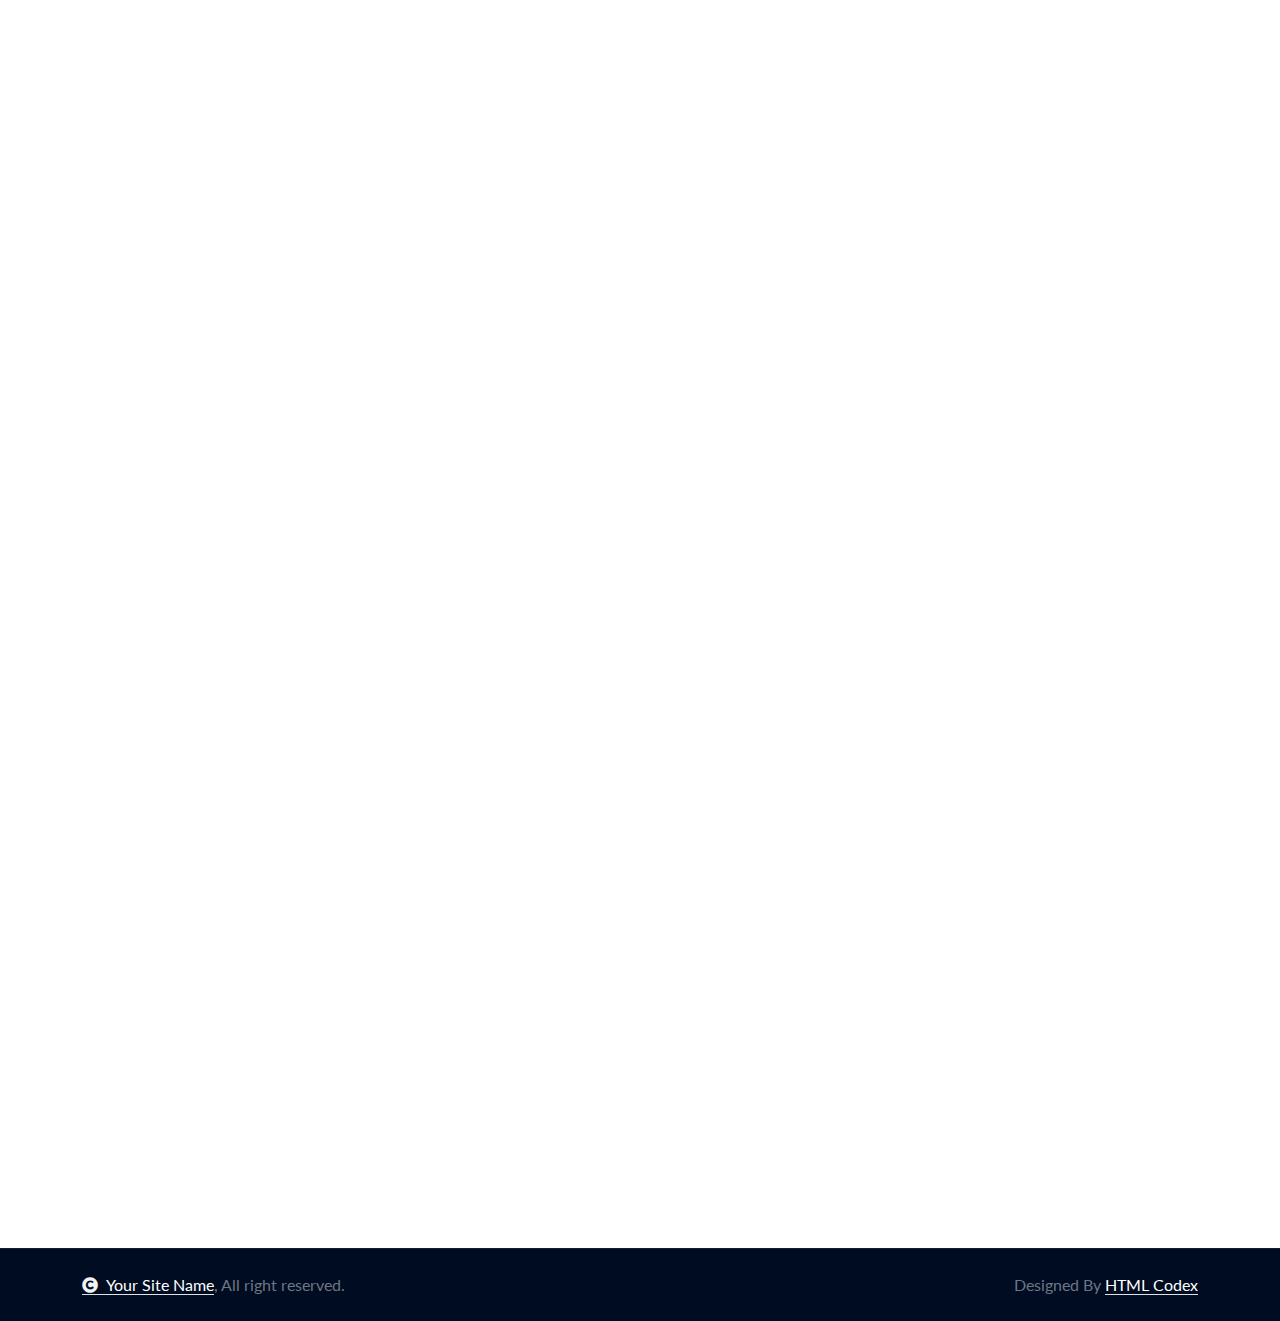
<file: car-rent-website-template/feature.html>
<!DOCTYPE html>
<html lang="en">

    <head>
        <meta charset="utf-8">
        <title>Cental - Car Rent Website Template</title>
        <meta content="width=device-width, initial-scale=1.0" name="viewport">
        <meta content="" name="keywords">
        <meta content="" name="description">

        <!-- Google Web Fonts -->
        <link rel="preconnect" href="https://fonts.googleapis.com">
        <link rel="preconnect" href="https://fonts.gstatic.com" crossorigin>
        <link href="https://fonts.googleapis.com/css2?family=Lato:ital,wght@0,400;0,700;0,900;1,400;1,700;1,900&family=Montserrat:ital,wght@0,100..900;1,100..900&display=swap" rel="stylesheet"> 

        <!-- Icon Font Stylesheet -->
        <link rel="stylesheet" href="https://use.fontawesome.com/releases/v5.15.4/css/all.css"/>
        <link href="https://cdn.jsdelivr.net/npm/bootstrap-icons@1.4.1/font/bootstrap-icons.css" rel="stylesheet">

        <!-- Libraries Stylesheet -->
        <link href="lib/animate/animate.min.css" rel="stylesheet">
        <link href="lib/owlcarousel/assets/owl.carousel.min.css" rel="stylesheet">


        <!-- Customized Bootstrap Stylesheet -->
        <link href="css/bootstrap.min.css" rel="stylesheet">

        <!-- Template Stylesheet -->
        <link href="css/style.css" rel="stylesheet">
    </head>

    <body>

        <!-- Spinner Start -->
        <div id="spinner" class="show bg-white position-fixed translate-middle w-100 vh-100 top-50 start-50 d-flex align-items-center justify-content-center">
            <div class="spinner-border text-primary" style="width: 3rem; height: 3rem;" role="status">
                <span class="sr-only">Loading...</span>
            </div>
        </div>
        <!-- Spinner End -->

        <!-- Topbar Start -->
        <div class="container-fluid topbar bg-secondary d-none d-xl-block w-100">
            <div class="container">
                <div class="row gx-0 align-items-center" style="height: 45px;">
                    <div class="col-lg-6 text-center text-lg-start mb-lg-0">
                        <div class="d-flex flex-wrap">
                            <a href="#" class="text-muted me-4"><i class="fas fa-map-marker-alt text-primary me-2"></i>Find A Location</a>
                            <a href="tel:+01234567890" class="text-muted me-4"><i class="fas fa-phone-alt text-primary me-2"></i>+01234567890</a>
                            <a href="mailto:example@gmail.com" class="text-muted me-0"><i class="fas fa-envelope text-primary me-2"></i>Example@gmail.com</a>
                        </div>
                    </div>
                    <div class="col-lg-6 text-center text-lg-end">
                        <div class="d-flex align-items-center justify-content-end">
                            <a href="#" class="btn btn-light btn-sm-square rounded-circle me-3"><i class="fab fa-facebook-f"></i></a>
                            <a href="#" class="btn btn-light btn-sm-square rounded-circle me-3"><i class="fab fa-twitter"></i></a>
                            <a href="#" class="btn btn-light btn-sm-square rounded-circle me-3"><i class="fab fa-instagram"></i></a>
                            <a href="#" class="btn btn-light btn-sm-square rounded-circle me-0"><i class="fab fa-linkedin-in"></i></a>
                        </div>
                    </div>
                </div>
            </div>
        </div>
        <!-- Topbar End -->

        <!-- Navbar & Hero Start -->
        <div class="container-fluid nav-bar sticky-top px-0 px-lg-4 py-2 py-lg-0">
            <div class="container">
                <nav class="navbar navbar-expand-lg navbar-light">
                    <a href="" class="navbar-brand p-0">
                        <h1 class="display-6 text-primary"><i class="fas fa-car-alt me-3"></i></i>Cental</h1>
                        <!-- <img src="img/logo.png" alt="Logo"> -->
                    </a>
                    <button class="navbar-toggler" type="button" data-bs-toggle="collapse" data-bs-target="#navbarCollapse">
                        <span class="fa fa-bars"></span>
                    </button>
                    <div class="collapse navbar-collapse" id="navbarCollapse">
                        <div class="navbar-nav mx-auto py-0">
                            <a href="index.html" class="nav-item nav-link">Home</a>
                            <a href="about.html" class="nav-item nav-link">About</a>
                            <a href="service.html" class="nav-item nav-link">Service</a>
                            <a href="blog.html" class="nav-item nav-link">Blog</a>
                            
                            <div class="nav-item dropdown">
                                <a href="#" class="nav-link dropdown-toggle active" data-bs-toggle="dropdown">Pages</a>
                                <div class="dropdown-menu m-0">
                                    <a href="feature.html" class="dropdown-item active">Our Feature</a>
                                    <a href="cars.html" class="dropdown-item">Our Cars</a>
                                    <a href="team.html" class="dropdown-item">Our Team</a>
                                    <a href="testimonial.html" class="dropdown-item">Testimonial</a>
                                    <a href="404.html" class="dropdown-item">404 Page</a>
                                </div>
                            </div>
                            <a href="contact.html" class="nav-item nav-link">Contact</a>
                        </div>
                        <a href="#" class="btn btn-primary rounded-pill py-2 px-4">Get Started</a>
                    </div>
                </nav>
            </div>
        </div>
        <!-- Navbar & Hero End -->

        <!-- Header Start -->
        <div class="container-fluid bg-breadcrumb">
            <div class="container text-center py-5" style="max-width: 900px;">
                <h4 class="text-white display-4 mb-4 wow fadeInDown" data-wow-delay="0.1s">Our Features</h4>
                <ol class="breadcrumb d-flex justify-content-center mb-0 wow fadeInDown" data-wow-delay="0.3s">
                    <li class="breadcrumb-item"><a href="index.html">Home</a></li>
                    <li class="breadcrumb-item"><a href="#">Pages</a></li>
                    <li class="breadcrumb-item active text-primary">Feature</li>
                </ol>    
            </div>
        </div>
        <!-- Header End -->

        <!-- Features Start -->
        <div class="container-fluid feature py-5">
            <div class="container py-5">
                <div class="text-center mx-auto pb-5 wow fadeInUp" data-wow-delay="0.1s" style="max-width: 800px;">
                    <h1 class="display-5 text-capitalize mb-3">Cental <span class="text-primary">Features</span></h1>
                    <p class="mb-0">Lorem ipsum dolor sit amet, consectetur adipisicing elit. Ut amet nemo expedita asperiores commodi accusantium at cum harum, excepturi, quia tempora cupiditate! Adipisci facilis modi quisquam quia distinctio,
                    </p>
                </div>
                <div class="row g-4 align-items-center">
                    <div class="col-xl-4">
                        <div class="row gy-4 gx-0">
                            <div class="col-12 wow fadeInUp" data-wow-delay="0.1s">
                                <div class="feature-item">
                                    <div class="feature-icon">
                                        <span class="fa fa-trophy fa-2x"></span>
                                    </div>
                                    <div class="ms-4">
                                        <h5 class="mb-3">First Class services</h5>
                                        <p class="mb-0">Lorem ipsum dolor sit amet consectetur adipisicing elit. Consectetur, in illum aperiam ullam magni eligendi?</p>
                                    </div>
                                </div>
                            </div>
                            <div class="col-12 wow fadeInUp" data-wow-delay="0.3s">
                                <div class="feature-item">
                                    <div class="feature-icon">
                                        <span class="fa fa-road fa-2x"></span>
                                    </div>
                                    <div class="ms-4">
                                        <h5 class="mb-3">24/7 road assistance</h5>
                                        <p class="mb-0">Lorem ipsum dolor sit amet consectetur adipisicing elit. Consectetur, in illum aperiam ullam magni eligendi?</p>
                                    </div>
                                </div>
                            </div>
                        </div>
                    </div>
                    <div class="col-lg-12 col-xl-4 wow fadeInUp" data-wow-delay="0.2s">
                        <img src="img/features-img.png" class="img-fluid w-100" style="object-fit: cover;" alt="Img">
                    </div>
                    <div class="col-xl-4">
                        <div class="row gy-4 gx-0">
                            <div class="col-12 wow fadeInUp" data-wow-delay="0.1s">
                                <div class="feature-item justify-content-end">
                                    <div class="text-end me-4">
                                        <h5 class="mb-3">Quality at Minimum</h5>
                                        <p class="mb-0">Lorem ipsum dolor sit amet consectetur adipisicing elit. Consectetur, in illum aperiam ullam magni eligendi?</p>
                                    </div>
                                    <div class="feature-icon">
                                        <span class="fa fa-tag fa-2x"></span>
                                    </div>
                                </div>
                            </div>
                            <div class="col-12 wow fadeInUp" data-wow-delay="0.3s">
                                <div class="feature-item justify-content-end">
                                    <div class="text-end me-4">
                                        <h5 class="mb-3">Free Pick-Up & Drop-Off</h5>
                                        <p class="mb-0">Lorem ipsum dolor sit amet consectetur adipisicing elit. Consectetur, in illum aperiam ullam magni eligendi?</p>
                                    </div>
                                    <div class="feature-icon">
                                        <span class="fa fa-map-pin fa-2x"></span>
                                    </div>
                                </div>
                            </div>
                        </div>
                    </div>
                </div>
            </div>
        </div>
        <!-- Features End -->

        <!-- Fact Counter -->
        <div class="container-fluid counter py-5">
            <div class="container py-5">
                <div class="row g-5">
                    <div class="col-md-6 col-lg-6 col-xl-3 wow fadeInUp" data-wow-delay="0.1s">
                        <div class="counter-item text-center">
                            <div class="counter-item-icon mx-auto">
                                <i class="fas fa-thumbs-up fa-2x"></i>
                            </div>
                            <div class="counter-counting my-3">
                                <span class="text-white fs-2 fw-bold" data-toggle="counter-up">829</span>
                                <span class="h1 fw-bold text-white">+</span>
                            </div>
                            <h4 class="text-white mb-0">Happy Clients</h4>
                        </div>
                    </div>
                    <div class="col-md-6 col-lg-6 col-xl-3 wow fadeInUp" data-wow-delay="0.3s">
                        <div class="counter-item text-center">
                            <div class="counter-item-icon mx-auto">
                                <i class="fas fa-car-alt fa-2x"></i>
                            </div>
                            <div class="counter-counting my-3">
                                <span class="text-white fs-2 fw-bold" data-toggle="counter-up">56</span>
                                <span class="h1 fw-bold text-white">+</span>
                            </div>
                            <h4 class="text-white mb-0">Number of Cars</h4>
                        </div>
                    </div>
                    <div class="col-md-6 col-lg-6 col-xl-3 wow fadeInUp" data-wow-delay="0.5s">
                        <div class="counter-item text-center">
                            <div class="counter-item-icon mx-auto">
                                <i class="fas fa-building fa-2x"></i>
                            </div>
                            <div class="counter-counting my-3">
                                <span class="text-white fs-2 fw-bold" data-toggle="counter-up">127</span>
                                <span class="h1 fw-bold text-white">+</span>
                            </div>
                            <h4 class="text-white mb-0">Car Center</h4>
                        </div>
                    </div>
                    <div class="col-md-6 col-lg-6 col-xl-3 wow fadeInUp" data-wow-delay="0.7s">
                        <div class="counter-item text-center">
                            <div class="counter-item-icon mx-auto">
                                <i class="fas fa-clock fa-2x"></i>
                            </div>
                            <div class="counter-counting my-3">
                                <span class="text-white fs-2 fw-bold" data-toggle="counter-up">589</span>
                                <span class="h1 fw-bold text-white">+</span>
                            </div>
                            <h4 class="text-white mb-0">Total kilometers</h4>
                        </div>
                    </div>
                </div>
            </div>
        </div>
        <!-- Fact Counter -->

        <!-- Banner Start -->
        <div class="container-fluid banner py-5 wow zoomInDown" data-wow-delay="0.1s">
            <div class="container py-5">
                <div class="banner-item rounded">
                    <img src="img/banner-1.jpg" class="img-fluid rounded w-100" alt="">
                    <div class="banner-content">
                        <h2 class="text-primary">Rent Your Car</h2>
                        <h1 class="text-white">Interested in Renting?</h1>
                        <p class="text-white">Don't hesitate and send us a message.</p>
                        <div class="banner-btn">
                            <a href="#" class="btn btn-secondary rounded-pill py-3 px-4 px-md-5 me-2">WhatchApp</a>
                            <a href="#" class="btn btn-primary rounded-pill py-3 px-4 px-md-5 ms-2">Contact Us</a>
                        </div>
                    </div>
                </div>
            </div>
        </div>
        <!-- Banner End -->

        <!-- Footer Start -->
        <div class="container-fluid footer py-5 wow fadeIn" data-wow-delay="0.2s">
            <div class="container py-5">
                <div class="row g-5">
                    <div class="col-md-6 col-lg-6 col-xl-3">
                        <div class="footer-item d-flex flex-column">
                            <div class="footer-item">
                                <h4 class="text-white mb-4">About Us</h4>
                                <p class="mb-3">Dolor amet sit justo amet elitr clita ipsum elitr est.Lorem ipsum dolor sit amet, consectetur adipiscing elit consectetur adipiscing elit.</p>
                            </div>
                            <div class="position-relative">
                                <input class="form-control rounded-pill w-100 py-3 ps-4 pe-5" type="text" placeholder="Enter your email">
                                <button type="button" class="btn btn-secondary rounded-pill position-absolute top-0 end-0 py-2 mt-2 me-2">Subscribe</button>
                            </div>
                        </div>
                    </div>
                    <div class="col-md-6 col-lg-6 col-xl-3">
                        <div class="footer-item d-flex flex-column">
                            <h4 class="text-white mb-4">Quick Links</h4>
                            <a href="#"><i class="fas fa-angle-right me-2"></i> About</a>
                            <a href="#"><i class="fas fa-angle-right me-2"></i> Cars</a>
                            <a href="#"><i class="fas fa-angle-right me-2"></i> Car Types</a>
                            <a href="#"><i class="fas fa-angle-right me-2"></i> Team</a>
                            <a href="#"><i class="fas fa-angle-right me-2"></i> Contact us</a>
                            <a href="#"><i class="fas fa-angle-right me-2"></i> Terms & Conditions</a>
                        </div>
                    </div>
                    <div class="col-md-6 col-lg-6 col-xl-3">
                        <div class="footer-item d-flex flex-column">
                            <h4 class="text-white mb-4">Business Hours</h4>
                            <div class="mb-3">
                                <h6 class="text-muted mb-0">Mon - Friday:</h6>
                                <p class="text-white mb-0">09.00 am to 07.00 pm</p>
                            </div>
                            <div class="mb-3">
                                <h6 class="text-muted mb-0">Saturday:</h6>
                                <p class="text-white mb-0">10.00 am to 05.00 pm</p>
                            </div>
                            <div class="mb-3">
                                <h6 class="text-muted mb-0">Vacation:</h6>
                                <p class="text-white mb-0">All Sunday is our vacation</p>
                            </div>
                        </div>
                    </div>
                    <div class="col-md-6 col-lg-6 col-xl-3">
                        <div class="footer-item d-flex flex-column">
                            <h4 class="text-white mb-4">Contact Info</h4>
                            <a href="#"><i class="fa fa-map-marker-alt me-2"></i> 123 Street, New York, USA</a>
                            <a href="mailto:info@example.com"><i class="fas fa-envelope me-2"></i> info@example.com</a>
                            <a href="tel:+012 345 67890"><i class="fas fa-phone me-2"></i> +012 345 67890</a>
                            <a href="tel:+012 345 67890" class="mb-3"><i class="fas fa-print me-2"></i> +012 345 67890</a>
                            <div class="d-flex">
                                <a class="btn btn-secondary btn-md-square rounded-circle me-3" href=""><i class="fab fa-facebook-f text-white"></i></a>
                                <a class="btn btn-secondary btn-md-square rounded-circle me-3" href=""><i class="fab fa-twitter text-white"></i></a>
                                <a class="btn btn-secondary btn-md-square rounded-circle me-3" href=""><i class="fab fa-instagram text-white"></i></a>
                                <a class="btn btn-secondary btn-md-square rounded-circle me-0" href=""><i class="fab fa-linkedin-in text-white"></i></a>
                            </div>
                        </div>
                    </div>
                </div>
            </div>
        </div>
        <!-- Footer End -->
        
        <!-- Copyright Start -->
        <div class="container-fluid copyright py-4">
            <div class="container">
                <div class="row g-4 align-items-center">
                    <div class="col-md-6 text-center text-md-start mb-md-0">
                        <span class="text-body"><a href="#" class="border-bottom text-white"><i class="fas fa-copyright text-light me-2"></i>Your Site Name</a>, All right reserved.</span>
                    </div>
                    <div class="col-md-6 text-center text-md-end text-body">
                        <!--/*** This template is free as long as you keep the below author’s credit link/attribution link/backlink. ***/-->
                        <!--/*** If you'd like to use the template without the below author’s credit link/attribution link/backlink, ***/-->
                        <!--/*** you can purchase the Credit Removal License from "https://htmlcodex.com/credit-removal". ***/-->
                        Designed By <a class="border-bottom text-white" href="https://htmlcodex.com">HTML Codex</a>
                    </div>
                </div>
            </div>
        </div>
        <!-- Copyright End -->


        <!-- Back to Top -->
        <a href="#" class="btn btn-secondary btn-lg-square rounded-circle back-to-top"><i class="fa fa-arrow-up"></i></a>   

        
    <!-- JavaScript Libraries -->
    <script src="https://ajax.googleapis.com/ajax/libs/jquery/3.6.4/jquery.min.js"></script>
    <script src="https://cdn.jsdelivr.net/npm/bootstrap@5.0.0/dist/js/bootstrap.bundle.min.js"></script>
    <script src="lib/wow/wow.min.js"></script>
    <script src="lib/easing/easing.min.js"></script>
    <script src="lib/waypoints/waypoints.min.js"></script>
    <script src="lib/counterup/counterup.min.js"></script>
    <script src="lib/owlcarousel/owl.carousel.min.js"></script>
    

    <!-- Template Javascript -->
    <script src="js/main.js"></script>
    </body>

</html>
</file>
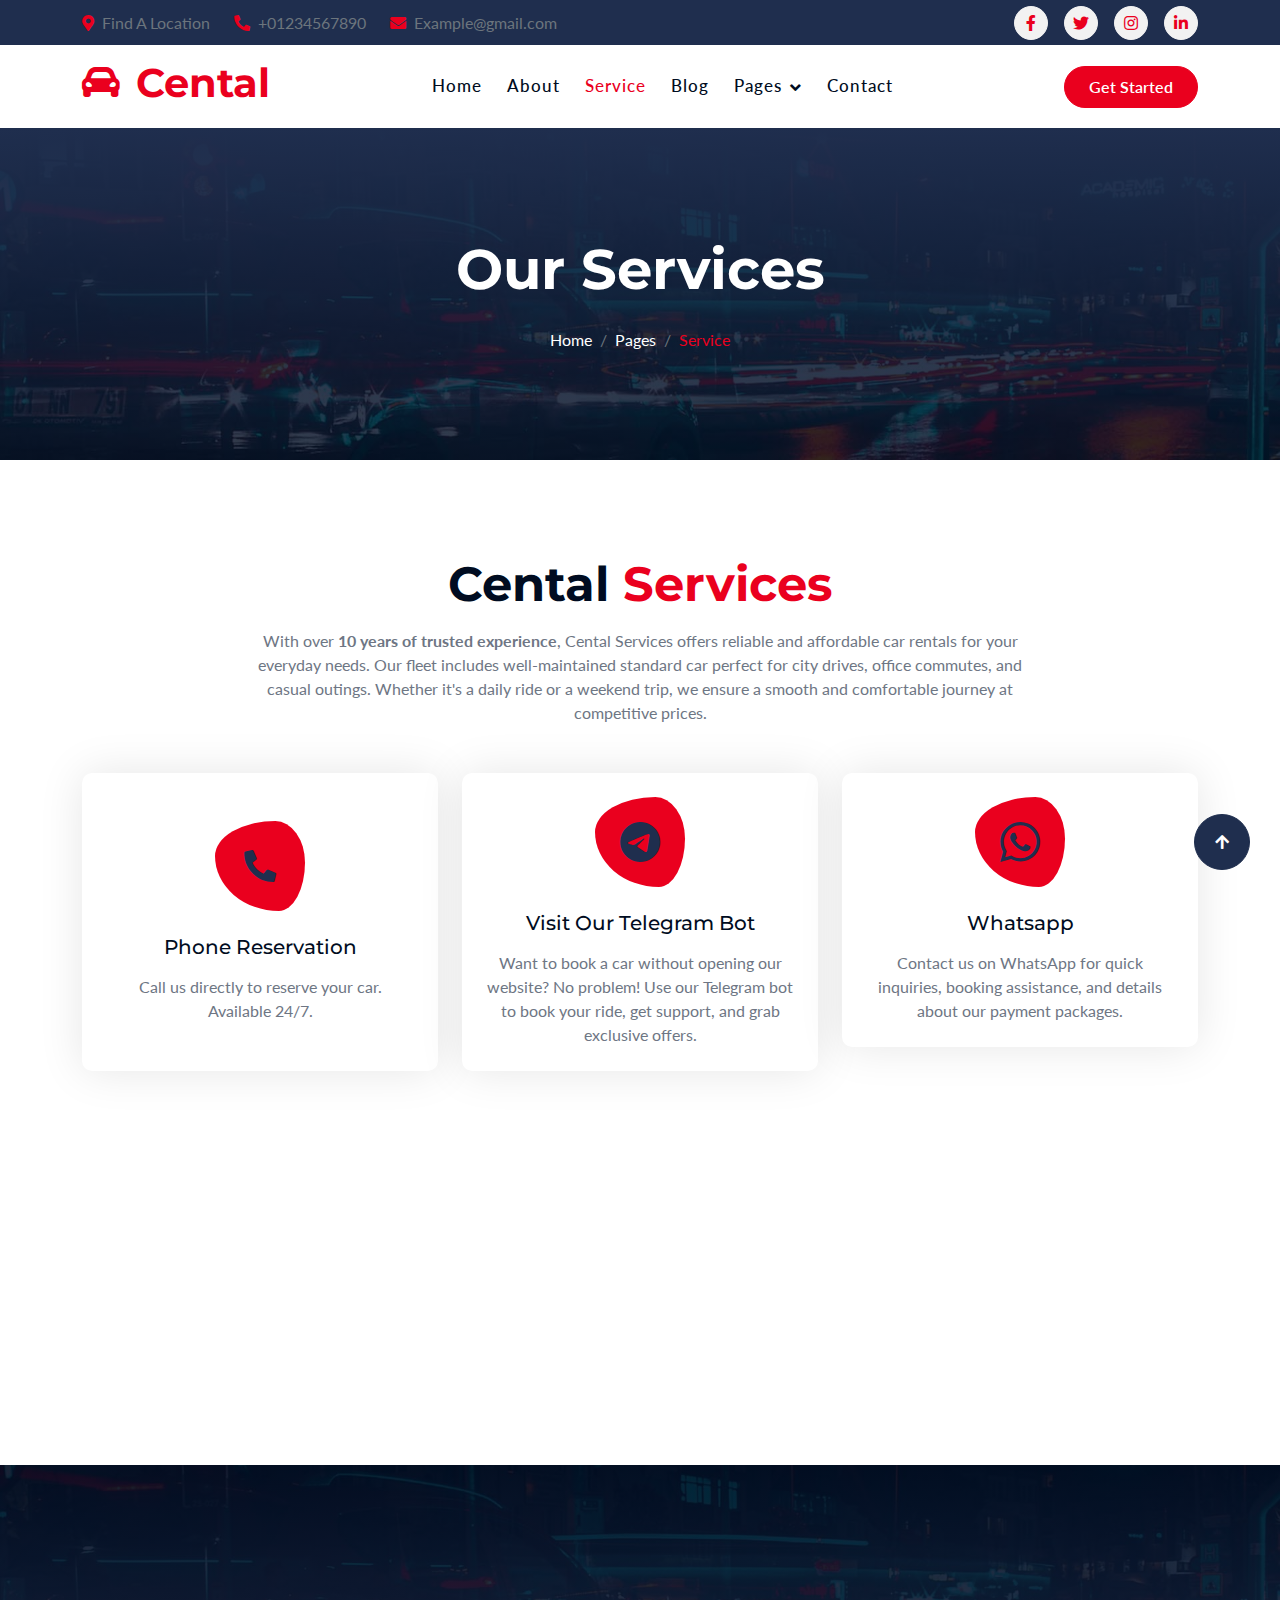
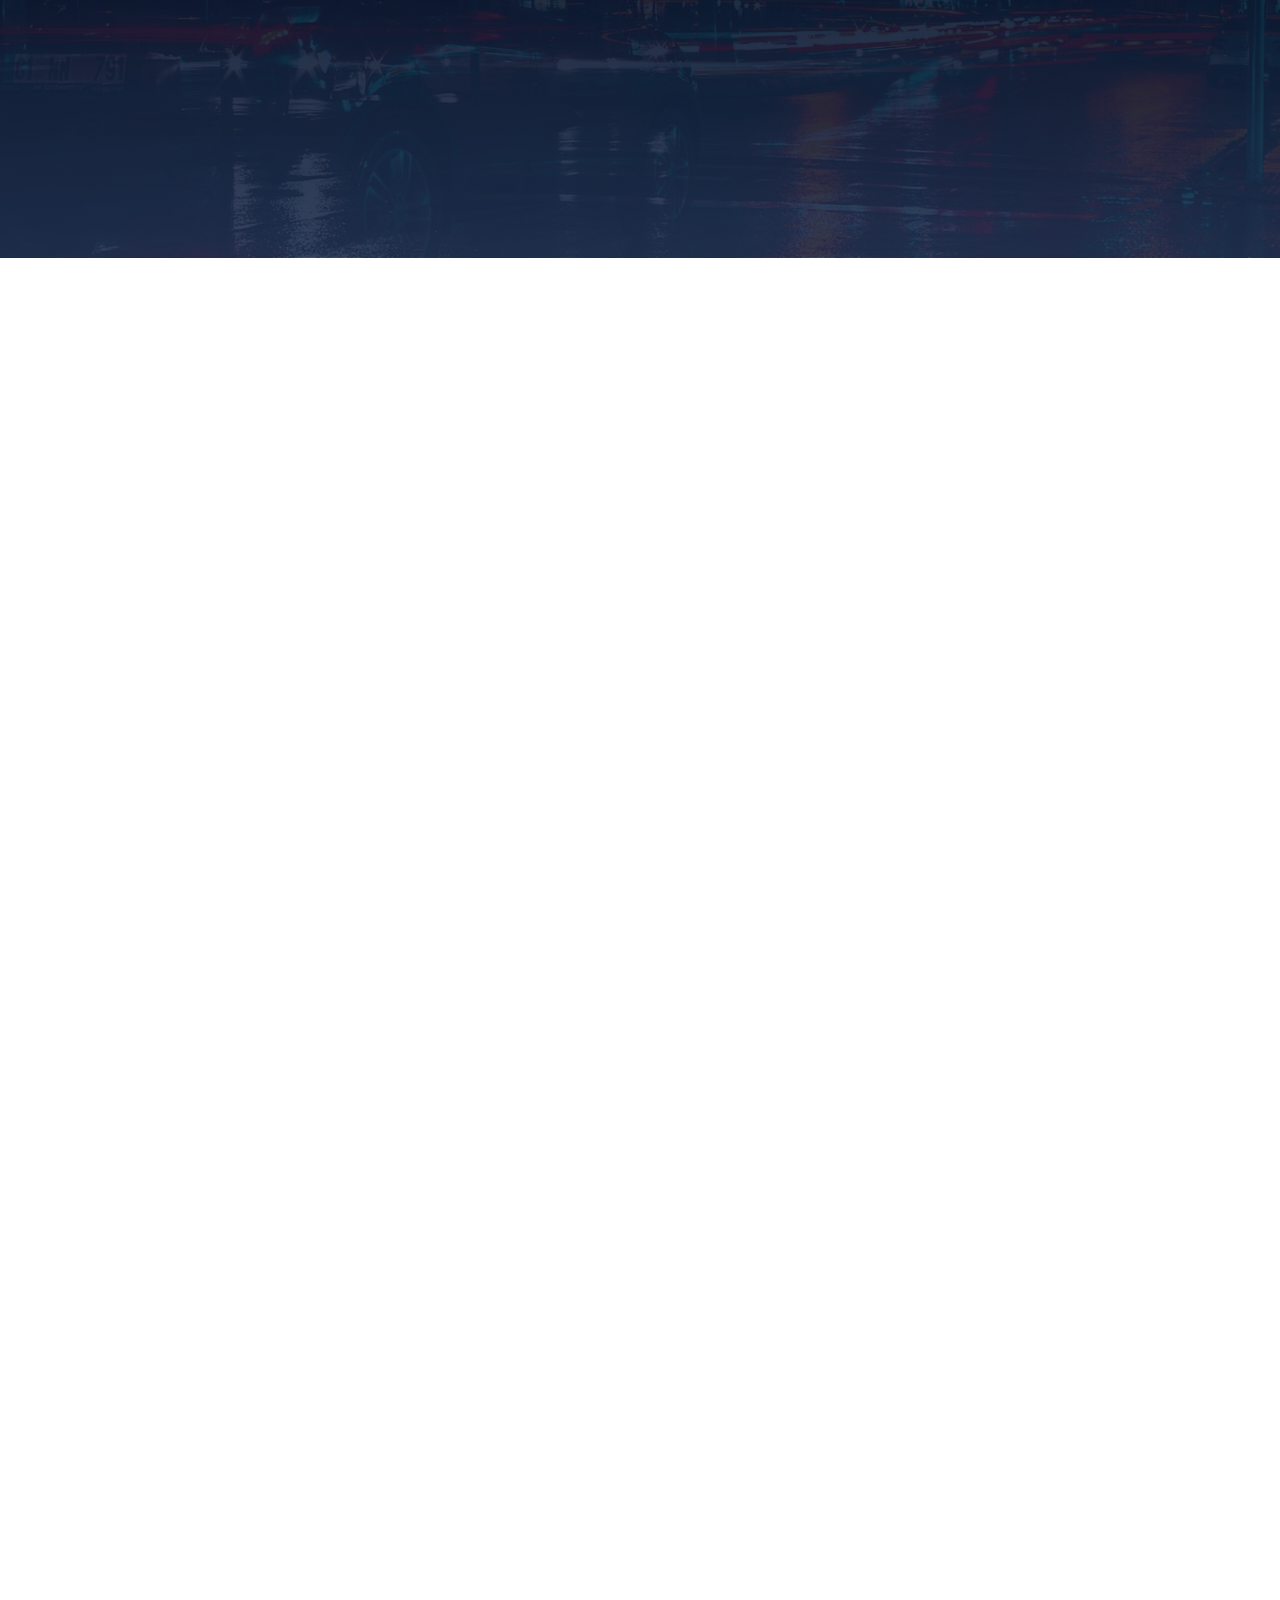
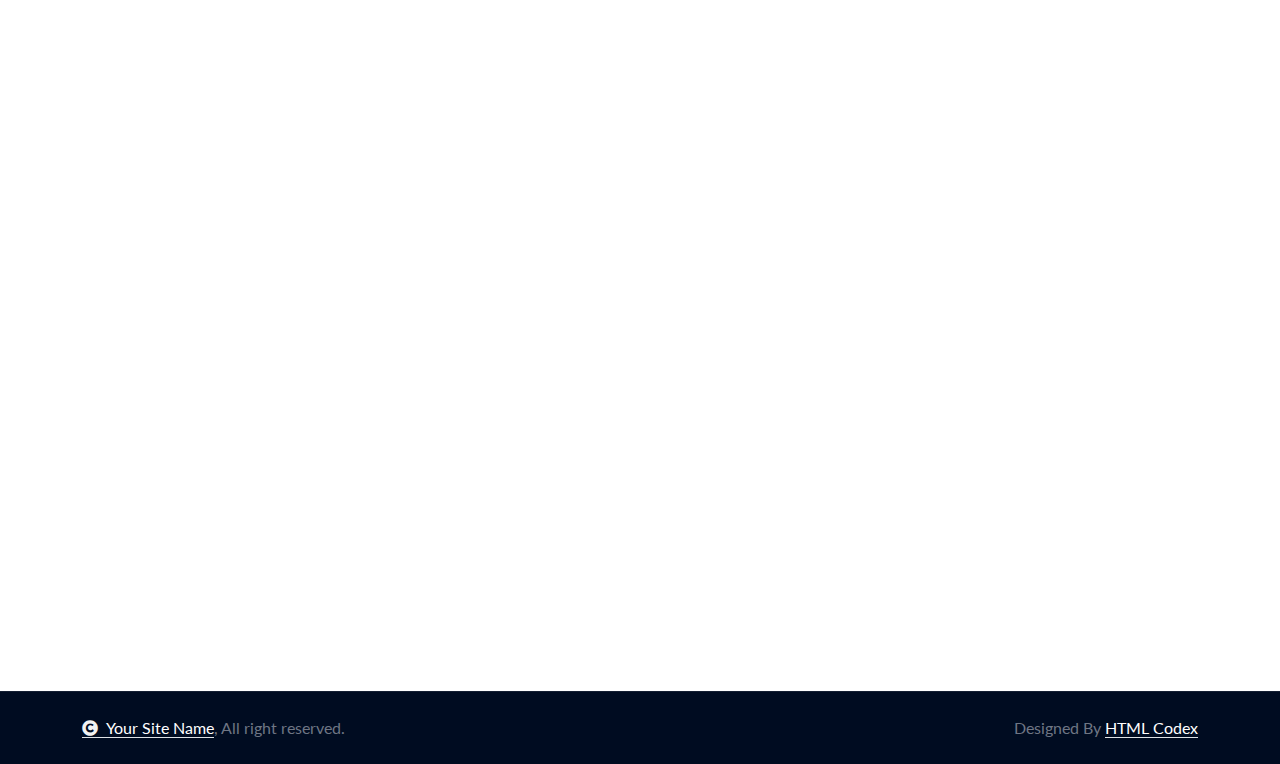
<file: car-rent-website-template/service.html>
<!DOCTYPE html>
<html lang="en">

    <head>
        <meta charset="utf-8">
        <title>Cental - Car Rent Website Template</title>
        <meta content="width=device-width, initial-scale=1.0" name="viewport">
        <meta content="" name="keywords">
        <meta content="" name="description">

        <!-- Google Web Fonts -->
        <link rel="preconnect" href="https://fonts.googleapis.com">
        <link rel="preconnect" href="https://fonts.gstatic.com" crossorigin>
        <link href="https://fonts.googleapis.com/css2?family=Lato:ital,wght@0,400;0,700;0,900;1,400;1,700;1,900&family=Montserrat:ital,wght@0,100..900;1,100..900&display=swap" rel="stylesheet"> 

        <!-- Icon Font Stylesheet -->
        <link rel="stylesheet" href="https://use.fontawesome.com/releases/v5.15.4/css/all.css"/>
        <link href="https://cdn.jsdelivr.net/npm/bootstrap-icons@1.4.1/font/bootstrap-icons.css" rel="stylesheet">

        <!-- Libraries Stylesheet -->
        <link href="lib/animate/animate.min.css" rel="stylesheet">
        <link href="lib/owlcarousel/assets/owl.carousel.min.css" rel="stylesheet">


        <!-- Customized Bootstrap Stylesheet -->
        <link href="css/bootstrap.min.css" rel="stylesheet">

        <!-- Template Stylesheet -->
        <link href="css/style.css" rel="stylesheet">
    </head>

    <body>

        <!-- Spinner Start -->
        <div id="spinner" class="show bg-white position-fixed translate-middle w-100 vh-100 top-50 start-50 d-flex align-items-center justify-content-center">
            <div class="spinner-border text-primary" style="width: 3rem; height: 3rem;" role="status">
                <span class="sr-only">Loading...</span>
            </div>
        </div>
        <!-- Spinner End -->

        <!-- Topbar Start -->
        <div class="container-fluid topbar bg-secondary d-none d-xl-block w-100">
            <div class="container">
                <div class="row gx-0 align-items-center" style="height: 45px;">
                    <div class="col-lg-6 text-center text-lg-start mb-lg-0">
                        <div class="d-flex flex-wrap">
                            <a href="#" class="text-muted me-4"><i class="fas fa-map-marker-alt text-primary me-2"></i>Find A Location</a>
                            <a href="tel:+01234567890" class="text-muted me-4"><i class="fas fa-phone-alt text-primary me-2"></i>+01234567890</a>
                            <a href="mailto:example@gmail.com" class="text-muted me-0"><i class="fas fa-envelope text-primary me-2"></i>Example@gmail.com</a>
                        </div>
                    </div>
                    <div class="col-lg-6 text-center text-lg-end">
                        <div class="d-flex align-items-center justify-content-end">
                            <a href="#" class="btn btn-light btn-sm-square rounded-circle me-3"><i class="fab fa-facebook-f"></i></a>
                            <a href="#" class="btn btn-light btn-sm-square rounded-circle me-3"><i class="fab fa-twitter"></i></a>
                            <a href="#" class="btn btn-light btn-sm-square rounded-circle me-3"><i class="fab fa-instagram"></i></a>
                            <a href="#" class="btn btn-light btn-sm-square rounded-circle me-0"><i class="fab fa-linkedin-in"></i></a>
                        </div>
                    </div>
                </div>
            </div>
        </div>
        <!-- Topbar End -->

        <!-- Navbar & Hero Start -->
        <div class="container-fluid nav-bar sticky-top px-0 px-lg-4 py-2 py-lg-0">
            <div class="container">
                <nav class="navbar navbar-expand-lg navbar-light">
                    <a href="" class="navbar-brand p-0">
                        <h1 class="display-6 text-primary"><i class="fas fa-car-alt me-3"></i></i>Cental</h1>
                        <!-- <img src="img/logo.png" alt="Logo"> -->
                    </a>
                    <button class="navbar-toggler" type="button" data-bs-toggle="collapse" data-bs-target="#navbarCollapse">
                        <span class="fa fa-bars"></span>
                    </button>
                    <div class="collapse navbar-collapse" id="navbarCollapse">
                        <div class="navbar-nav mx-auto py-0">
                            <a href="index.html" class="nav-item nav-link">Home</a>
                            <a href="about.html" class="nav-item nav-link">About</a>
                            <a href="service.html" class="nav-item nav-link active">Service</a>
                            <a href="blog.html" class="nav-item nav-link">Blog</a>
                            
                            <div class="nav-item dropdown">
                                <a href="#" class="nav-link dropdown-toggle" data-bs-toggle="dropdown">Pages</a>
                                <div class="dropdown-menu m-0">
                                    <a href="feature.html" class="dropdown-item">Our Feature</a>
                                    <a href="cars.html" class="dropdown-item">Our Cars</a>
                                    <a href="team.html" class="dropdown-item">Our Team</a>
                                    <a href="testimonial.html" class="dropdown-item">Testimonial</a>
                                    <a href="404.html" class="dropdown-item">404 Page</a>
                                </div>
                            </div>
                            <a href="contact.html" class="nav-item nav-link">Contact</a>
                        </div>
                        <a href="#" class="btn btn-primary rounded-pill py-2 px-4">Get Started</a>
                    </div>
                </nav>
            </div>
        </div>
        <!-- Navbar & Hero End -->

        <!-- Header Start -->
        <div class="container-fluid bg-breadcrumb">
            <div class="container text-center py-5" style="max-width: 900px;">
                <h4 class="text-white display-4 mb-4 wow fadeInDown" data-wow-delay="0.1s">Our Services</h4>
                <ol class="breadcrumb d-flex justify-content-center mb-0 wow fadeInDown" data-wow-delay="0.3s">
                    <li class="breadcrumb-item"><a href="index.html">Home</a></li>
                    <li class="breadcrumb-item"><a href="#">Pages</a></li>
                    <li class="breadcrumb-item active text-primary">Service</li>
                </ol>    
            </div>
        </div>
        <!-- Header End -->

        <!-- Services Start -->
    <div class="container-fluid service py-5">
      <div class="container py-5">
        <div
          class="text-center mx-auto pb-5 wow fadeInUp"
          data-wow-delay="0.1s"
          style="max-width: 800px"
        >
          <h1 class="display-5 text-capitalize mb-3">
            Cental <span class="text-primary">Services</span>
          </h1>
          <p class="mb-0">
            With over <strong>10 years of trusted experience</strong>, Cental Services offers reliable and affordable car rentals for your everyday needs. Our fleet includes well-maintained standard car perfect for city drives, office commutes, and casual outings. 
  Whether it's a daily ride or a weekend trip, we ensure a smooth and comfortable journey at competitive prices.
          </p>
        </div>
        <div class="row g-4">
        <div class="col-md-6 col-lg-4 wow fadeInUp" data-wow-delay="0.1s">
            <div onclick="handlePhoneClick()" style="cursor: pointer;">
            <div class="service-item p-4 pt-5 pb-5">
            <div class="service-icon mb-4">
                <i class="fa fa-phone-alt fa-2x"></i>
            </div>
            <h5 class="mb-3">Phone Reservation</h5>
            <p class="mb-0">
                Call us directly to reserve your car. Available 24/7.
            </p>
            </div>
        </div>
        </div>
          <div class="col-md-6 col-lg-4 wow fadeInUp" data-wow-delay="0.3s">
            <a href="https://t.me/Rahumathullah_Rides_bot" target="_blank" style="text-decoration: none; color: inherit;">
            <div class="service-item p-4">
              <div class="service-icon mb-4">
                <i class="bi bi-telegram fs-1"></i>
              </div>
              <h5 class="mb-3">Visit Our Telegram Bot</h5>
              <p class="mb-0">
                 Want to book a car without opening our website? No problem!  
                 Use our Telegram bot to book your ride, get support, and grab exclusive offers.
              </p>
            </div>
            </a>
          </div>
          <div class="col-md-6 col-lg-4 wow fadeInUp" data-wow-delay="0.5s">
            <a href="https://wa.me/919080801919" target="_blank" style="text-decoration: none; color: inherit;">
            <div class="service-item p-4">
              <div class="service-icon mb-4">
                <i class="bi bi-whatsapp fs-1"></i>
              </div>
              <h5 class="mb-3">Whatsapp</h5>
              <p class="mb-0">
                 Contact us on WhatsApp for quick inquiries, booking assistance, and details about our payment packages.
              </p>
            </div>
          </div>
          <div class="col-md-6 col-lg-4 wow fadeInUp" data-wow-delay="0.1s">
            <div class="service-item p-4 ">
              <div class="service-icon mb-4">
                <i class="fa fa-umbrella fa-2x"></i>
              </div>
              <h5 class="mb-3">One Way Rental</h5>
              <p class="mb-0">
                 We Also Provide One Way Rental Trip Don't You Know About One Way Rental?
                 Don't Worry Visit our Faq page to Know More
              </p>
            </div>
          </div>
        </div>
      </div>
    </a>
    </div>
    <!-- Services End -->

        <!-- Fact Counter -->
        <div class="container-fluid counter py-5">
            <div class="container py-5">
                <div class="row g-5">
                    <div class="col-md-6 col-lg-6 col-xl-3 wow fadeInUp" data-wow-delay="0.1s">
                        <div class="counter-item text-center">
                            <div class="counter-item-icon mx-auto">
                                <i class="fas fa-thumbs-up fa-2x"></i>
                            </div>
                            <div class="counter-counting my-3">
                                <span class="text-white fs-2 fw-bold" data-toggle="counter-up">829</span>
                                <span class="h1 fw-bold text-white">+</span>
                            </div>
                            <h4 class="text-white mb-0">Happy Clients</h4>
                        </div>
                    </div>
                    <div class="col-md-6 col-lg-6 col-xl-3 wow fadeInUp" data-wow-delay="0.3s">
                        <div class="counter-item text-center">
                            <div class="counter-item-icon mx-auto">
                                <i class="fas fa-car-alt fa-2x"></i>
                            </div>
                            <div class="counter-counting my-3">
                                <span class="text-white fs-2 fw-bold" data-toggle="counter-up">56</span>
                                <span class="h1 fw-bold text-white">+</span>
                            </div>
                            <h4 class="text-white mb-0">Number of Cars</h4>
                        </div>
                    </div>
                    <div class="col-md-6 col-lg-6 col-xl-3 wow fadeInUp" data-wow-delay="0.5s">
                        <div class="counter-item text-center">
                            <div class="counter-item-icon mx-auto">
                                <i class="fas fa-building fa-2x"></i>
                            </div>
                            <div class="counter-counting my-3">
                                <span class="text-white fs-2 fw-bold" data-toggle="counter-up">127</span>
                                <span class="h1 fw-bold text-white">+</span>
                            </div>
                            <h4 class="text-white mb-0">Car Center</h4>
                        </div>
                    </div>
                    <div class="col-md-6 col-lg-6 col-xl-3 wow fadeInUp" data-wow-delay="0.7s">
                        <div class="counter-item text-center">
                            <div class="counter-item-icon mx-auto">
                                <i class="fas fa-clock fa-2x"></i>
                            </div>
                            <div class="counter-counting my-3">
                                <span class="text-white fs-2 fw-bold" data-toggle="counter-up">589</span>
                                <span class="h1 fw-bold text-white">+</span>
                            </div>
                            <h4 class="text-white mb-0">Total kilometers</h4>
                        </div>
                    </div>
                </div>
            </div>
        </div>
        <!-- Fact Counter -->

        <!-- Testimonial Start -->
        <div class="container-fluid testimonial py-5">
            <div class="container py-5">
                <div class="text-center mx-auto pb-5 wow fadeInUp" data-wow-delay="0.1s" style="max-width: 800px;">
                    <h1 class="display-5 text-capitalize mb-3">Our Clients<span class="text-primary"> Riviews</span></h1>
                    <p class="mb-0">Lorem ipsum dolor sit amet, consectetur adipisicing elit. Ut amet nemo expedita asperiores commodi accusantium at cum harum, excepturi, quia tempora cupiditate! Adipisci facilis modi quisquam quia distinctio,
                    </p>
                </div>
                <div class="owl-carousel testimonial-carousel wow fadeInUp" data-wow-delay="0.1s">
                    <div class="testimonial-item">
                        <div class="testimonial-quote"><i class="fa fa-quote-right fa-2x"></i>
                        </div>
                        <div class="testimonial-inner p-4">
                            <img src="img/testimonial-1.jpg" class="img-fluid" alt="">
                            <div class="ms-4">
                                <h4>Person Name</h4>
                                <p>Profession</p>
                                <div class="d-flex text-primary">
                                    <i class="fas fa-star"></i>
                                    <i class="fas fa-star"></i>
                                    <i class="fas fa-star"></i>
                                    <i class="fas fa-star"></i>
                                    <i class="fas fa-star text-body"></i>
                                </div>
                            </div>
                        </div>
                        <div class="border-top rounded-bottom p-4">
                            <p class="mb-0">Lorem ipsum dolor sit amet consectetur adipisicing elit. Quam soluta neque ab repudiandae reprehenderit ipsum eos cumque esse repellendus impedit.</p>
                        </div>
                    </div>
                    <div class="testimonial-item">
                        <div class="testimonial-quote"><i class="fa fa-quote-right fa-2x"></i>
                        </div>
                        <div class="testimonial-inner p-4">
                            <img src="img/testimonial-2.jpg" class="img-fluid" alt="">
                            <div class="ms-4">
                                <h4>Person Name</h4>
                                <p>Profession</p>
                                <div class="d-flex text-primary">
                                    <i class="fas fa-star"></i>
                                    <i class="fas fa-star"></i>
                                    <i class="fas fa-star"></i>
                                    <i class="fas fa-star text-body"></i>
                                    <i class="fas fa-star text-body"></i>
                                </div>
                            </div>
                        </div>
                        <div class="border-top rounded-bottom p-4">
                            <p class="mb-0">Lorem ipsum dolor sit amet consectetur adipisicing elit. Quam soluta neque ab repudiandae reprehenderit ipsum eos cumque esse repellendus impedit.</p>
                        </div>
                    </div>
                    <div class="testimonial-item">
                        <div class="testimonial-quote"><i class="fa fa-quote-right fa-2x"></i>
                        </div>
                        <div class="testimonial-inner p-4">
                            <img src="img/testimonial-3.jpg" class="img-fluid" alt="">
                            <div class="ms-4">
                                <h4>Person Name</h4>
                                <p>Profession</p>
                                <div class="d-flex text-primary">
                                    <i class="fas fa-star"></i>
                                    <i class="fas fa-star"></i>
                                    <i class="fas fa-star text-body"></i>
                                    <i class="fas fa-star text-body"></i>
                                    <i class="fas fa-star text-body"></i>
                                </div>
                            </div>
                        </div>
                        <div class="border-top rounded-bottom p-4">
                            <p class="mb-0">Lorem ipsum dolor sit amet consectetur adipisicing elit. Quam soluta neque ab repudiandae reprehenderit ipsum eos cumque esse repellendus impedit.</p>
                        </div>
                    </div>
                </div>
            </div>
        </div>
        <!-- Testimonial End -->

        <!-- Banner Start -->
        <div class="container-fluid banner mt-3 pb-5 wow zoomInDown" data-wow-delay="0.1s" >
            <div class="container pb-5">
                <div class="banner-item rounded">
                    <img src="img/banner-1.jpg" class="img-fluid rounded w-100" alt="">
                    <div class="banner-content">
                        <h2 class="text-primary">Rent Your Car</h2>
                        <h1 class="text-white">Interested in Renting?</h1>
                        <p class="text-white">Don't hesitate and send us a message.</p>
                        <div class="banner-btn">
                            <a href="https://wa.me/9080801919" class="btn btn-secondary rounded-pill py-3 px-4 px-md-5 me-2">WhatsApp</a>
                        </div>
                    </div>
                </div>
            </div>
        </div>
        <!-- Banner End -->

        <!-- Footer Start -->
        <div class="container-fluid footer py-5 wow fadeIn" data-wow-delay="0.2s" >
      <div class="container py-5">
        <div class="row g-5">
          <div class="col-md-6 col-lg-6 col-xl-3">
            <div class="footer-item d-flex flex-column">
              <div class="footer-item">
                <h4 class="text-white mb-4">About Us</h4>
                <p class="mb-3">
                    With over a decade of experience in the car rental industry, we are committed to providing reliable, safe, and affordable transportation to our customers. Whether you need a car for daily use, travel, or special occasions, we make the booking process simple and convenient.
                </p>
              </div>
            </div>
          </div>
          <!-- <div class="col-md-6 col-lg-6 col-xl-3">
            <div class="footer-item d-flex flex-column">
              <h4 class="text-white mb-4">Quick Links</h4>
              <a href="#"><i class="fas fa-angle-right me-2"></i> About</a>
              <a href="#"><i class="fas fa-angle-right me-2"></i> Cars</a>
              <a href="#"><i class="fas fa-angle-right me-2"></i> Car Types</a>
              <a href="#"><i class="fas fa-angle-right me-2"></i> Team</a>
              <a href="#"><i class="fas fa-angle-right me-2"></i> Contact us</a>
              <a href="#"
                ><i class="fas fa-angle-right me-2"></i> Terms & Conditions</a
              >
            </div>
          </div> -->
          <div class="col-md-6 col-lg-6 text-center">
            <div class="footer-item d-flex flex-column">
              <h4 class="text-white mb-4">Business Hours</h4>
              <div class="mb-3">
                <h1 class="text-white mb-0">24/7</h1>
              </div>
              
            </div>
          </div>
          <div class="col-md-6 col-lg-6 col-xl-3">
            <div class="footer-item d-flex flex-column">
              <h4 class="text-white mb-4">Contact Info</h4>
              <a href="#"
                ><i class="fa fa-map-marker-alt me-2"></i> Karaikudi , near MagabuPalayam Pallivasal</a
              >
              <a href="mailto:arcapi.core@example.com"
                ><i class="fas fa-envelope me-2"></i> info@example.com</a
              >
              <a href="tel:+919080801919"
                ><i class="fas fa-phone me-2"></i> +91 9080801919</a
              >
              
              <div class="d-flex">
                <a
                  class="btn btn-secondary btn-md-square rounded-circle me-3"
                  href=""
                  ><i class="fab fa-facebook-f text-white"></i
                ></a>
                <a
                  class="btn btn-secondary btn-md-square rounded-circle me-3"
                  href=""
                  ><i class="fab fa-twitter text-white"></i
                ></a>
                <a
                  class="btn btn-secondary btn-md-square rounded-circle me-3"
                  href=""
                  ><i class="fab fa-instagram text-white"></i
                ></a>
                
              </div>
            </div>
          </div>
        </div>
      </div>
    </div>
        <!-- Footer End -->
        
        <!-- Copyright Start -->
        <div class="container-fluid copyright py-4">
            <div class="container">
                <div class="row g-4 align-items-center">
                    <div class="col-md-6 text-center text-md-start mb-md-0">
                        <span class="text-body"><a href="#" class="border-bottom text-white"><i class="fas fa-copyright text-light me-2"></i>Your Site Name</a>, All right reserved.</span>
                    </div>
                    <div class="col-md-6 text-center text-md-end text-body">
                        <!--/*** This template is free as long as you keep the below author’s credit link/attribution link/backlink. ***/-->
                        <!--/*** If you'd like to use the template without the below author’s credit link/attribution link/backlink, ***/-->
                        <!--/*** you can purchase the Credit Removal License from "https://htmlcodex.com/credit-removal". ***/-->
                        Designed By <a class="border-bottom text-white" href="https://htmlcodex.com">HTML Codex</a>
                    </div>
                </div>
            </div>
        </div>
        <!-- Copyright End -->


        <!-- Back to Top -->
        <a href="#" class="btn btn-secondary btn-lg-square rounded-circle back-to-top"><i class="fa fa-arrow-up"></i></a>   

        
    <!-- JavaScript Libraries -->
    <script src="https://ajax.googleapis.com/ajax/libs/jquery/3.6.4/jquery.min.js"></script>
    <script src="https://cdn.jsdelivr.net/npm/bootstrap@5.0.0/dist/js/bootstrap.bundle.min.js"></script>
    <script src="lib/wow/wow.min.js"></script>
    <script src="lib/easing/easing.min.js"></script>
    <script src="lib/waypoints/waypoints.min.js"></script>
    <script src="lib/counterup/counterup.min.js"></script>
    <script src="lib/owlcarousel/owl.carousel.min.js"></script>
    

    <!-- Template Javascript -->
    <script src="js/main.js"></script>
    </body>

</html>
</file>
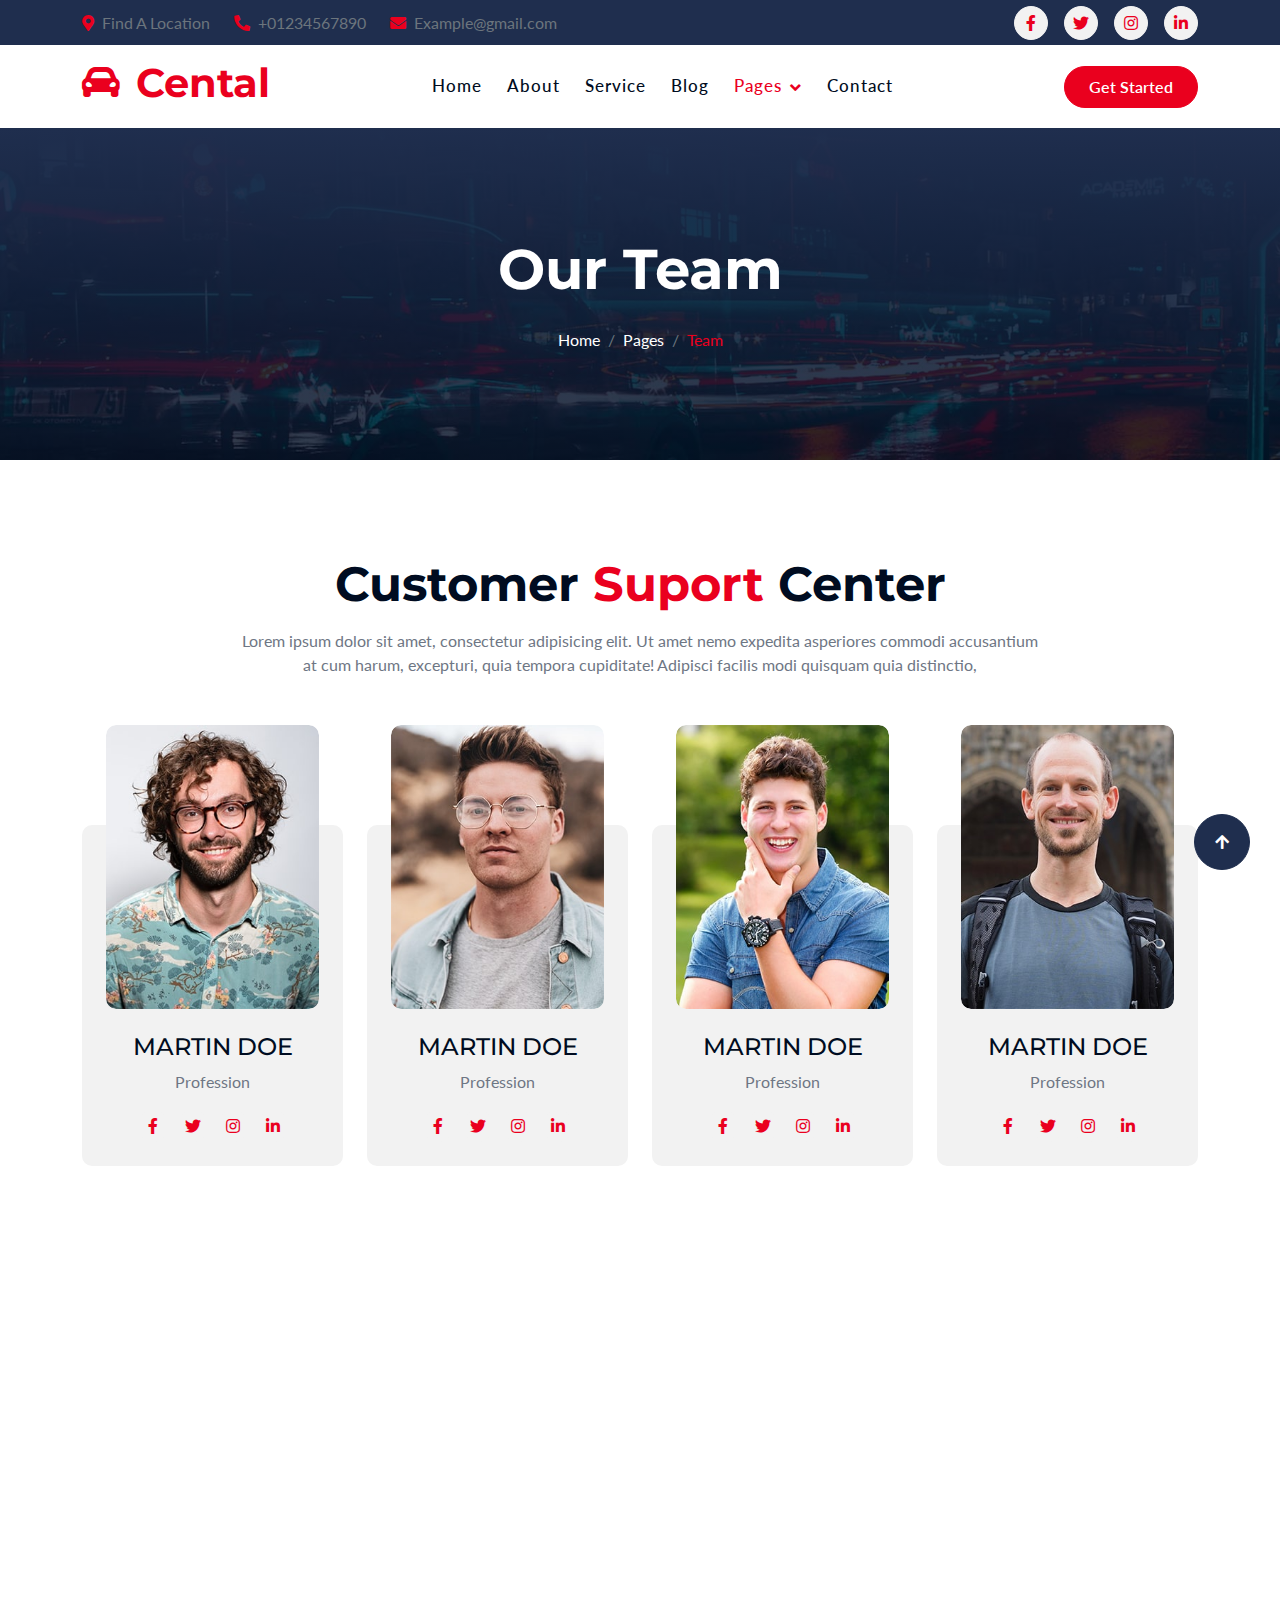
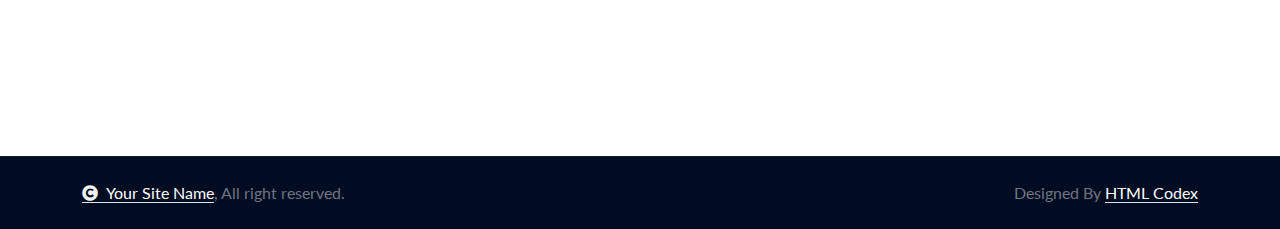
<file: car-rent-website-template/team.html>
<!DOCTYPE html>
<html lang="en">

    <head>
        <meta charset="utf-8">
        <title>Cental - Car Rent Website Template</title>
        <meta content="width=device-width, initial-scale=1.0" name="viewport">
        <meta content="" name="keywords">
        <meta content="" name="description">

        <!-- Google Web Fonts -->
        <link rel="preconnect" href="https://fonts.googleapis.com">
        <link rel="preconnect" href="https://fonts.gstatic.com" crossorigin>
        <link href="https://fonts.googleapis.com/css2?family=Lato:ital,wght@0,400;0,700;0,900;1,400;1,700;1,900&family=Montserrat:ital,wght@0,100..900;1,100..900&display=swap" rel="stylesheet"> 

        <!-- Icon Font Stylesheet -->
        <link rel="stylesheet" href="https://use.fontawesome.com/releases/v5.15.4/css/all.css"/>
        <link href="https://cdn.jsdelivr.net/npm/bootstrap-icons@1.4.1/font/bootstrap-icons.css" rel="stylesheet">

        <!-- Libraries Stylesheet -->
        <link href="lib/animate/animate.min.css" rel="stylesheet">
        <link href="lib/owlcarousel/assets/owl.carousel.min.css" rel="stylesheet">


        <!-- Customized Bootstrap Stylesheet -->
        <link href="css/bootstrap.min.css" rel="stylesheet">

        <!-- Template Stylesheet -->
        <link href="css/style.css" rel="stylesheet">
    </head>

    <body>

        <!-- Spinner Start -->
        <div id="spinner" class="show bg-white position-fixed translate-middle w-100 vh-100 top-50 start-50 d-flex align-items-center justify-content-center">
            <div class="spinner-border text-primary" style="width: 3rem; height: 3rem;" role="status">
                <span class="sr-only">Loading...</span>
            </div>
        </div>
        <!-- Spinner End -->

        <!-- Topbar Start -->
        <div class="container-fluid topbar bg-secondary d-none d-xl-block w-100">
            <div class="container">
                <div class="row gx-0 align-items-center" style="height: 45px;">
                    <div class="col-lg-6 text-center text-lg-start mb-lg-0">
                        <div class="d-flex flex-wrap">
                            <a href="#" class="text-muted me-4"><i class="fas fa-map-marker-alt text-primary me-2"></i>Find A Location</a>
                            <a href="tel:+01234567890" class="text-muted me-4"><i class="fas fa-phone-alt text-primary me-2"></i>+01234567890</a>
                            <a href="mailto:example@gmail.com" class="text-muted me-0"><i class="fas fa-envelope text-primary me-2"></i>Example@gmail.com</a>
                        </div>
                    </div>
                    <div class="col-lg-6 text-center text-lg-end">
                        <div class="d-flex align-items-center justify-content-end">
                            <a href="#" class="btn btn-light btn-sm-square rounded-circle me-3"><i class="fab fa-facebook-f"></i></a>
                            <a href="#" class="btn btn-light btn-sm-square rounded-circle me-3"><i class="fab fa-twitter"></i></a>
                            <a href="#" class="btn btn-light btn-sm-square rounded-circle me-3"><i class="fab fa-instagram"></i></a>
                            <a href="#" class="btn btn-light btn-sm-square rounded-circle me-0"><i class="fab fa-linkedin-in"></i></a>
                        </div>
                    </div>
                </div>
            </div>
        </div>
        <!-- Topbar End -->

        <!-- Navbar & Hero Start -->
        <div class="container-fluid nav-bar sticky-top px-0 px-lg-4 py-2 py-lg-0">
            <div class="container">
                <nav class="navbar navbar-expand-lg navbar-light">
                    <a href="" class="navbar-brand p-0">
                        <h1 class="display-6 text-primary"><i class="fas fa-car-alt me-3"></i></i>Cental</h1>
                        <!-- <img src="img/logo.png" alt="Logo"> -->
                    </a>
                    <button class="navbar-toggler" type="button" data-bs-toggle="collapse" data-bs-target="#navbarCollapse">
                        <span class="fa fa-bars"></span>
                    </button>
                    <div class="collapse navbar-collapse" id="navbarCollapse">
                        <div class="navbar-nav mx-auto py-0">
                            <a href="index.html" class="nav-item nav-link">Home</a>
                            <a href="about.html" class="nav-item nav-link">About</a>
                            <a href="service.html" class="nav-item nav-link">Service</a>
                            <a href="blog.html" class="nav-item nav-link">Blog</a>
                            
                            <div class="nav-item dropdown">
                                <a href="#" class="nav-link dropdown-toggle active" data-bs-toggle="dropdown">Pages</a>
                                <div class="dropdown-menu m-0">
                                    <a href="feature.html" class="dropdown-item">Our Feature</a>
                                    <a href="cars.html" class="dropdown-item">Our Cars</a>
                                    <a href="team.html" class="dropdown-item active">Our Team</a>
                                    <a href="testimonial.html" class="dropdown-item">Testimonial</a>
                                    <a href="404.html" class="dropdown-item">404 Page</a>
                                </div>
                            </div>
                            <a href="contact.html" class="nav-item nav-link">Contact</a>
                        </div>
                        <a href="#" class="btn btn-primary rounded-pill py-2 px-4">Get Started</a>
                    </div>
                </nav>
            </div>
        </div>
        <!-- Navbar & Hero End -->

        <!-- Header Start -->
        <div class="container-fluid bg-breadcrumb">
            <div class="container text-center py-5" style="max-width: 900px;">
                <h4 class="text-white display-4 mb-4 wow fadeInDown" data-wow-delay="0.1s">Our Team</h4>
                <ol class="breadcrumb d-flex justify-content-center mb-0 wow fadeInDown" data-wow-delay="0.3s">
                    <li class="breadcrumb-item"><a href="index.html">Home</a></li>
                    <li class="breadcrumb-item"><a href="#">Pages</a></li>
                    <li class="breadcrumb-item active text-primary">Team</li>
                </ol>    
            </div>
        </div>
        <!-- Header End -->

        <!-- Team Start -->
        <div class="container-fluid team py-5">
            <div class="container py-5">
                <div class="text-center mx-auto pb-5 wow fadeInUp" data-wow-delay="0.1s" style="max-width: 800px;">
                    <h1 class="display-5 text-capitalize mb-3">Customer<span class="text-primary"> Suport</span> Center</h1>
                    <p class="mb-0">Lorem ipsum dolor sit amet, consectetur adipisicing elit. Ut amet nemo expedita asperiores commodi accusantium at cum harum, excepturi, quia tempora cupiditate! Adipisci facilis modi quisquam quia distinctio,
                    </p>
                </div>
                <div class="row g-4">
                    <div class="col-md-6 col-lg-6 col-xl-3 wow fadeInUp" data-wow-delay="0.1s">
                        <div class="team-item p-4 pt-0">
                            <div class="team-img">
                                <img src="img/team-1.jpg" class="img-fluid rounded w-100" alt="Image">
                            </div>
                            <div class="team-content pt-4">
                                <h4>MARTIN DOE</h4>
                                <p>Profession</p>
                                <div class="team-icon d-flex justify-content-center">
                                    <a class="btn btn-square btn-light rounded-circle mx-1" href=""><i class="fab fa-facebook-f"></i></a>
                                    <a class="btn btn-square btn-light rounded-circle mx-1" href=""><i class="fab fa-twitter"></i></a>
                                    <a class="btn btn-square btn-light rounded-circle mx-1" href=""><i class="fab fa-instagram"></i></a>
                                    <a class="btn btn-square btn-light rounded-circle mx-1" href=""><i class="fab fa-linkedin-in"></i></a>
                                </div>
                            </div>
                        </div>
                    </div>
                    <div class="col-md-6 col-lg-6 col-xl-3 wow fadeInUp" data-wow-delay="0.3s">
                        <div class="team-item p-4 pt-0">
                            <div class="team-img">
                                <img src="img/team-2.jpg" class="img-fluid rounded w-100" alt="Image">
                            </div>
                            <div class="team-content pt-4">
                                <h4>MARTIN DOE</h4>
                                <p>Profession</p>
                                <div class="team-icon d-flex justify-content-center">
                                    <a class="btn btn-square btn-light rounded-circle mx-1" href=""><i class="fab fa-facebook-f"></i></a>
                                    <a class="btn btn-square btn-light rounded-circle mx-1" href=""><i class="fab fa-twitter"></i></a>
                                    <a class="btn btn-square btn-light rounded-circle mx-1" href=""><i class="fab fa-instagram"></i></a>
                                    <a class="btn btn-square btn-light rounded-circle mx-1" href=""><i class="fab fa-linkedin-in"></i></a>
                                </div>
                            </div>
                        </div>
                    </div>
                    <div class="col-md-6 col-lg-6 col-xl-3 wow fadeInUp" data-wow-delay="0.5s">
                        <div class="team-item p-4 pt-0">
                            <div class="team-img">
                                <img src="img/team-3.jpg" class="img-fluid rounded w-100" alt="Image">
                            </div>
                            <div class="team-content pt-4">
                                <h4>MARTIN DOE</h4>
                                <p>Profession</p>
                                <div class="team-icon d-flex justify-content-center">
                                    <a class="btn btn-square btn-light rounded-circle mx-1" href=""><i class="fab fa-facebook-f"></i></a>
                                    <a class="btn btn-square btn-light rounded-circle mx-1" href=""><i class="fab fa-twitter"></i></a>
                                    <a class="btn btn-square btn-light rounded-circle mx-1" href=""><i class="fab fa-instagram"></i></a>
                                    <a class="btn btn-square btn-light rounded-circle mx-1" href=""><i class="fab fa-linkedin-in"></i></a>
                                </div>
                            </div>
                        </div>
                    </div>
                    <div class="col-md-6 col-lg-6 col-xl-3 wow fadeInUp" data-wow-delay="0.7s">
                        <div class="team-item p-4 pt-0">
                            <div class="team-img">
                                <img src="img/team-4.jpg" class="img-fluid rounded w-100" alt="Image">
                            </div>
                            <div class="team-content pt-4">
                                <h4>MARTIN DOE</h4>
                                <p>Profession</p>
                                <div class="team-icon d-flex justify-content-center">
                                    <a class="btn btn-square btn-light rounded-circle mx-1" href=""><i class="fab fa-facebook-f"></i></a>
                                    <a class="btn btn-square btn-light rounded-circle mx-1" href=""><i class="fab fa-twitter"></i></a>
                                    <a class="btn btn-square btn-light rounded-circle mx-1" href=""><i class="fab fa-instagram"></i></a>
                                    <a class="btn btn-square btn-light rounded-circle mx-1" href=""><i class="fab fa-linkedin-in"></i></a>
                                </div>
                            </div>
                        </div>
                    </div>
                </div>
            </div>
        </div>
        <!-- Team End -->

        <!-- Footer Start -->
        <div class="container-fluid footer py-5 wow fadeIn" data-wow-delay="0.2s">
            <div class="container py-5">
                <div class="row g-5">
                    <div class="col-md-6 col-lg-6 col-xl-3">
                        <div class="footer-item d-flex flex-column">
                            <div class="footer-item">
                                <h4 class="text-white mb-4">About Us</h4>
                                <p class="mb-3">Dolor amet sit justo amet elitr clita ipsum elitr est.Lorem ipsum dolor sit amet, consectetur adipiscing elit consectetur adipiscing elit.</p>
                            </div>
                            <div class="position-relative">
                                <input class="form-control rounded-pill w-100 py-3 ps-4 pe-5" type="text" placeholder="Enter your email">
                                <button type="button" class="btn btn-secondary rounded-pill position-absolute top-0 end-0 py-2 mt-2 me-2">Subscribe</button>
                            </div>
                        </div>
                    </div>
                    <div class="col-md-6 col-lg-6 col-xl-3">
                        <div class="footer-item d-flex flex-column">
                            <h4 class="text-white mb-4">Quick Links</h4>
                            <a href="#"><i class="fas fa-angle-right me-2"></i> About</a>
                            <a href="#"><i class="fas fa-angle-right me-2"></i> Cars</a>
                            <a href="#"><i class="fas fa-angle-right me-2"></i> Car Types</a>
                            <a href="#"><i class="fas fa-angle-right me-2"></i> Team</a>
                            <a href="#"><i class="fas fa-angle-right me-2"></i> Contact us</a>
                            <a href="#"><i class="fas fa-angle-right me-2"></i> Terms & Conditions</a>
                        </div>
                    </div>
                    <div class="col-md-6 col-lg-6 col-xl-3">
                        <div class="footer-item d-flex flex-column">
                            <h4 class="text-white mb-4">Business Hours</h4>
                            <div class="mb-3">
                                <h6 class="text-muted mb-0">Mon - Friday:</h6>
                                <p class="text-white mb-0">09.00 am to 07.00 pm</p>
                            </div>
                            <div class="mb-3">
                                <h6 class="text-muted mb-0">Saturday:</h6>
                                <p class="text-white mb-0">10.00 am to 05.00 pm</p>
                            </div>
                            <div class="mb-3">
                                <h6 class="text-muted mb-0">Vacation:</h6>
                                <p class="text-white mb-0">All Sunday is our vacation</p>
                            </div>
                        </div>
                    </div>
                    <div class="col-md-6 col-lg-6 col-xl-3">
                        <div class="footer-item d-flex flex-column">
                            <h4 class="text-white mb-4">Contact Info</h4>
                            <a href="#"><i class="fa fa-map-marker-alt me-2"></i> 123 Street, New York, USA</a>
                            <a href="mailto:info@example.com"><i class="fas fa-envelope me-2"></i> info@example.com</a>
                            <a href="tel:+012 345 67890"><i class="fas fa-phone me-2"></i> +012 345 67890</a>
                            <a href="tel:+012 345 67890" class="mb-3"><i class="fas fa-print me-2"></i> +012 345 67890</a>
                            <div class="d-flex">
                                <a class="btn btn-secondary btn-md-square rounded-circle me-3" href=""><i class="fab fa-facebook-f text-white"></i></a>
                                <a class="btn btn-secondary btn-md-square rounded-circle me-3" href=""><i class="fab fa-twitter text-white"></i></a>
                                <a class="btn btn-secondary btn-md-square rounded-circle me-3" href=""><i class="fab fa-instagram text-white"></i></a>
                                <a class="btn btn-secondary btn-md-square rounded-circle me-0" href=""><i class="fab fa-linkedin-in text-white"></i></a>
                            </div>
                        </div>
                    </div>
                </div>
            </div>
        </div>
        <!-- Footer End -->
        
        <!-- Copyright Start -->
        <div class="container-fluid copyright py-4">
            <div class="container">
                <div class="row g-4 align-items-center">
                    <div class="col-md-6 text-center text-md-start mb-md-0">
                        <span class="text-body"><a href="#" class="border-bottom text-white"><i class="fas fa-copyright text-light me-2"></i>Your Site Name</a>, All right reserved.</span>
                    </div>
                    <div class="col-md-6 text-center text-md-end text-body">
                        <!--/*** This template is free as long as you keep the below author’s credit link/attribution link/backlink. ***/-->
                        <!--/*** If you'd like to use the template without the below author’s credit link/attribution link/backlink, ***/-->
                        <!--/*** you can purchase the Credit Removal License from "https://htmlcodex.com/credit-removal". ***/-->
                        Designed By <a class="border-bottom text-white" href="https://htmlcodex.com">HTML Codex</a>
                    </div>
                </div>
            </div>
        </div>
        <!-- Copyright End -->


        <!-- Back to Top -->
        <a href="#" class="btn btn-secondary btn-lg-square rounded-circle back-to-top"><i class="fa fa-arrow-up"></i></a>   

        
    <!-- JavaScript Libraries -->
    <script src="https://ajax.googleapis.com/ajax/libs/jquery/3.6.4/jquery.min.js"></script>
    <script src="https://cdn.jsdelivr.net/npm/bootstrap@5.0.0/dist/js/bootstrap.bundle.min.js"></script>
    <script src="lib/wow/wow.min.js"></script>
    <script src="lib/easing/easing.min.js"></script>
    <script src="lib/waypoints/waypoints.min.js"></script>
    <script src="lib/counterup/counterup.min.js"></script>
    <script src="lib/owlcarousel/owl.carousel.min.js"></script>
    

    <!-- Template Javascript -->
    <script src="js/main.js"></script>
    </body>

</html>
</file>
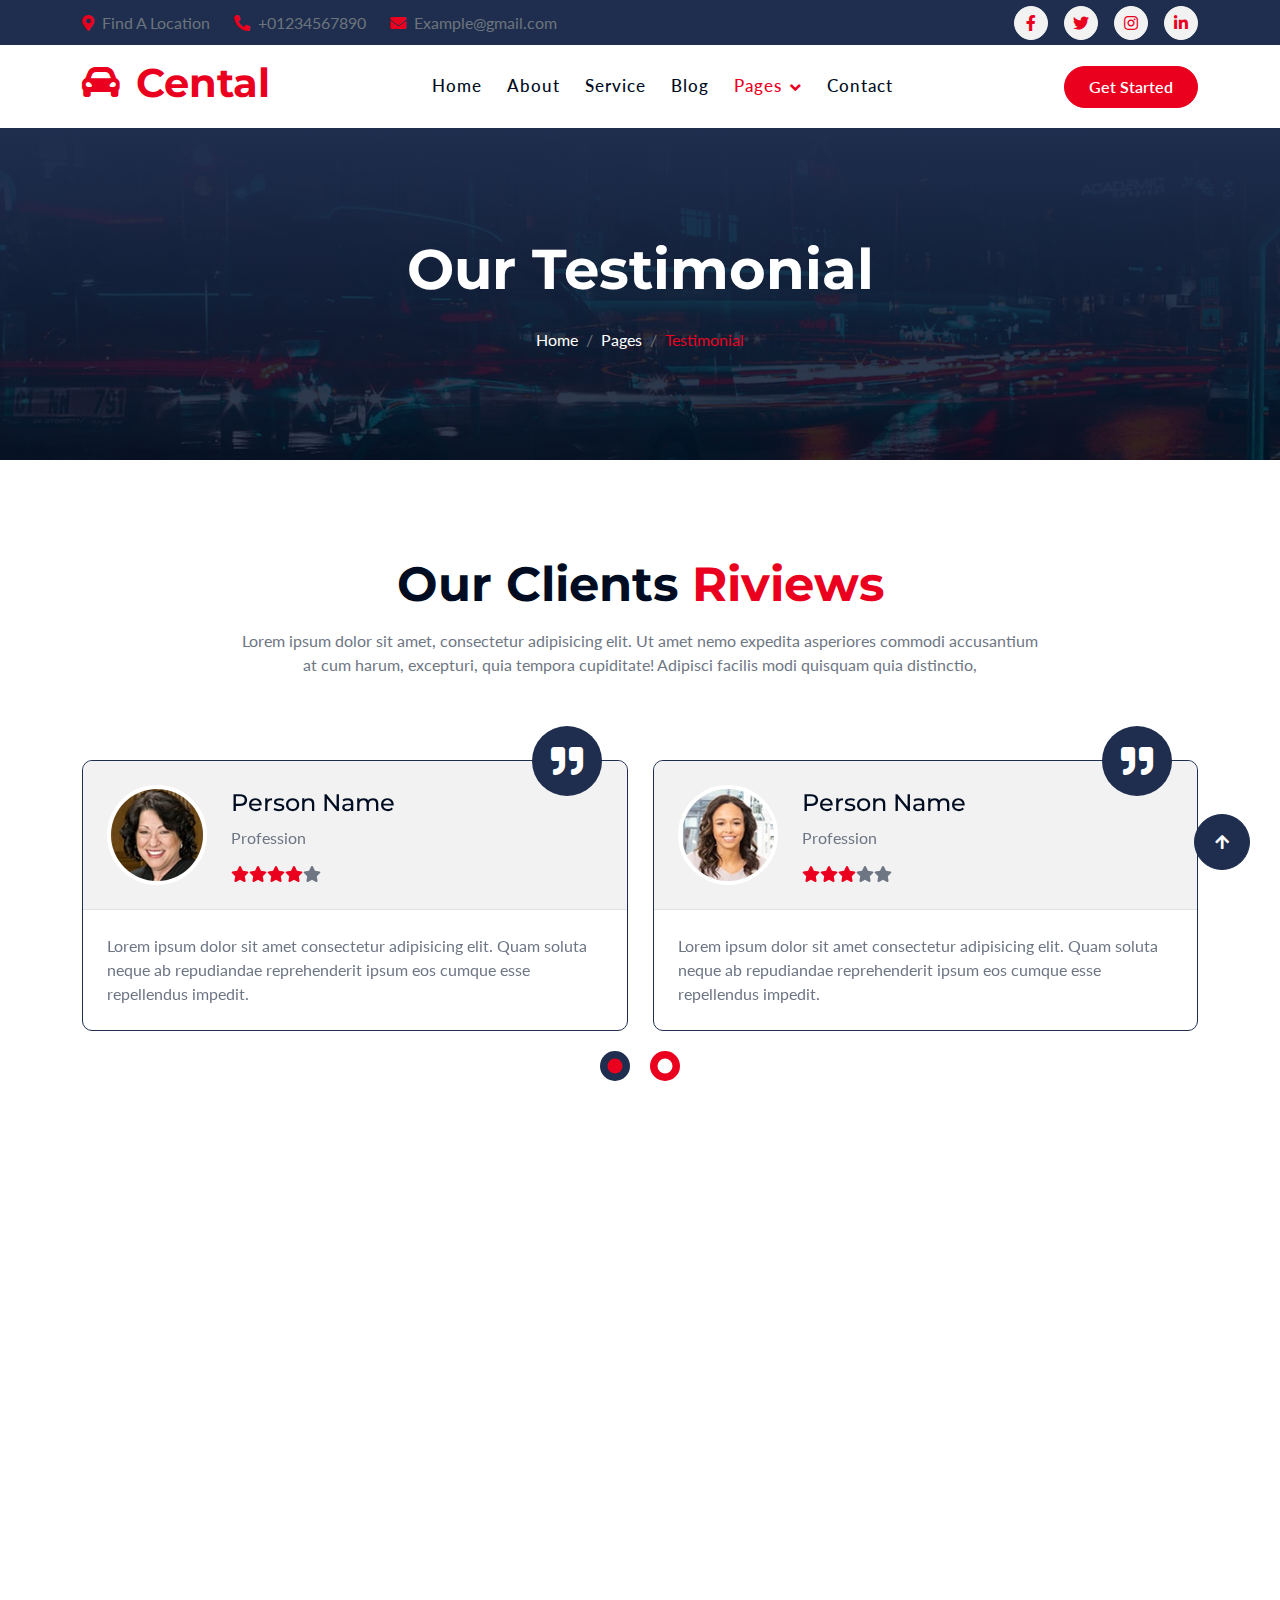
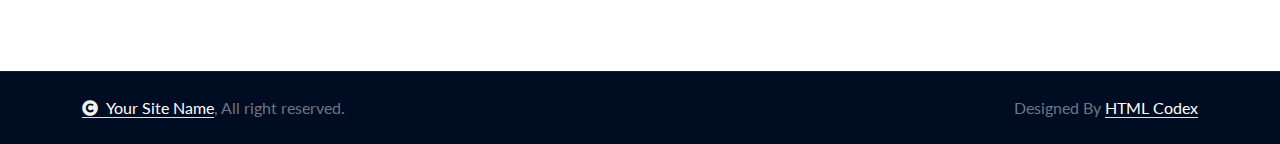
<file: car-rent-website-template/testimonial.html>
<!DOCTYPE html>
<html lang="en">

    <head>
        <meta charset="utf-8">
        <title>Cental - Car Rent Website Template</title>
        <meta content="width=device-width, initial-scale=1.0" name="viewport">
        <meta content="" name="keywords">
        <meta content="" name="description">

        <!-- Google Web Fonts -->
        <link rel="preconnect" href="https://fonts.googleapis.com">
        <link rel="preconnect" href="https://fonts.gstatic.com" crossorigin>
        <link href="https://fonts.googleapis.com/css2?family=Lato:ital,wght@0,400;0,700;0,900;1,400;1,700;1,900&family=Montserrat:ital,wght@0,100..900;1,100..900&display=swap" rel="stylesheet"> 

        <!-- Icon Font Stylesheet -->
        <link rel="stylesheet" href="https://use.fontawesome.com/releases/v5.15.4/css/all.css"/>
        <link href="https://cdn.jsdelivr.net/npm/bootstrap-icons@1.4.1/font/bootstrap-icons.css" rel="stylesheet">

        <!-- Libraries Stylesheet -->
        <link href="lib/animate/animate.min.css" rel="stylesheet">
        <link href="lib/owlcarousel/assets/owl.carousel.min.css" rel="stylesheet">


        <!-- Customized Bootstrap Stylesheet -->
        <link href="css/bootstrap.min.css" rel="stylesheet">

        <!-- Template Stylesheet -->
        <link href="css/style.css" rel="stylesheet">
    </head>

    <body>

        <!-- Spinner Start -->
        <div id="spinner" class="show bg-white position-fixed translate-middle w-100 vh-100 top-50 start-50 d-flex align-items-center justify-content-center">
            <div class="spinner-border text-primary" style="width: 3rem; height: 3rem;" role="status">
                <span class="sr-only">Loading...</span>
            </div>
        </div>
        <!-- Spinner End -->

        <!-- Topbar Start -->
        <div class="container-fluid topbar bg-secondary d-none d-xl-block w-100">
            <div class="container">
                <div class="row gx-0 align-items-center" style="height: 45px;">
                    <div class="col-lg-6 text-center text-lg-start mb-lg-0">
                        <div class="d-flex flex-wrap">
                            <a href="#" class="text-muted me-4"><i class="fas fa-map-marker-alt text-primary me-2"></i>Find A Location</a>
                            <a href="tel:+01234567890" class="text-muted me-4"><i class="fas fa-phone-alt text-primary me-2"></i>+01234567890</a>
                            <a href="mailto:example@gmail.com" class="text-muted me-0"><i class="fas fa-envelope text-primary me-2"></i>Example@gmail.com</a>
                        </div>
                    </div>
                    <div class="col-lg-6 text-center text-lg-end">
                        <div class="d-flex align-items-center justify-content-end">
                            <a href="#" class="btn btn-light btn-sm-square rounded-circle me-3"><i class="fab fa-facebook-f"></i></a>
                            <a href="#" class="btn btn-light btn-sm-square rounded-circle me-3"><i class="fab fa-twitter"></i></a>
                            <a href="#" class="btn btn-light btn-sm-square rounded-circle me-3"><i class="fab fa-instagram"></i></a>
                            <a href="#" class="btn btn-light btn-sm-square rounded-circle me-0"><i class="fab fa-linkedin-in"></i></a>
                        </div>
                    </div>
                </div>
            </div>
        </div>
        <!-- Topbar End -->

        <!-- Navbar & Hero Start -->
        <div class="container-fluid nav-bar sticky-top px-0 px-lg-4 py-2 py-lg-0">
            <div class="container">
                <nav class="navbar navbar-expand-lg navbar-light">
                    <a href="" class="navbar-brand p-0">
                        <h1 class="display-6 text-primary"><i class="fas fa-car-alt me-3"></i></i>Cental</h1>
                        <!-- <img src="img/logo.png" alt="Logo"> -->
                    </a>
                    <button class="navbar-toggler" type="button" data-bs-toggle="collapse" data-bs-target="#navbarCollapse">
                        <span class="fa fa-bars"></span>
                    </button>
                    <div class="collapse navbar-collapse" id="navbarCollapse">
                        <div class="navbar-nav mx-auto py-0">
                            <a href="index.html" class="nav-item nav-link">Home</a>
                            <a href="about.html" class="nav-item nav-link">About</a>
                            <a href="service.html" class="nav-item nav-link">Service</a>
                            <a href="blog.html" class="nav-item nav-link">Blog</a>
                            
                            <div class="nav-item dropdown">
                                <a href="#" class="nav-link dropdown-toggle active" data-bs-toggle="dropdown">Pages</a>
                                <div class="dropdown-menu m-0">
                                    <a href="feature.html" class="dropdown-item">Our Feature</a>
                                    <a href="cars.html" class="dropdown-item">Our Cars</a>
                                    <a href="team.html" class="dropdown-item">Our Team</a>
                                    <a href="testimonial.html" class="dropdown-item active">Testimonial</a>
                                    <a href="404.html" class="dropdown-item">404 Page</a>
                                </div>
                            </div>
                            <a href="contact.html" class="nav-item nav-link">Contact</a>
                        </div>
                        <a href="#" class="btn btn-primary rounded-pill py-2 px-4">Get Started</a>
                    </div>
                </nav>
            </div>
        </div>
        <!-- Navbar & Hero End -->

        <!-- Header Start -->
        <div class="container-fluid bg-breadcrumb">
            <div class="container text-center py-5" style="max-width: 900px;">
                <h4 class="text-white display-4 mb-4 wow fadeInDown" data-wow-delay="0.1s">Our Testimonial</h4>
                <ol class="breadcrumb d-flex justify-content-center mb-0 wow fadeInDown" data-wow-delay="0.3s">
                    <li class="breadcrumb-item"><a href="index.html">Home</a></li>
                    <li class="breadcrumb-item"><a href="#">Pages</a></li>
                    <li class="breadcrumb-item active text-primary">Testimonial</li>
                </ol>    
            </div>
        </div>
        <!-- Header End -->

        <!-- Testimonial Start -->
        <div class="container-fluid testimonial py-5">
            <div class="container py-5">
                <div class="text-center mx-auto pb-5 wow fadeInUp" data-wow-delay="0.1s" style="max-width: 800px;">
                    <h1 class="display-5 text-capitalize mb-3">Our Clients<span class="text-primary"> Riviews</span></h1>
                    <p class="mb-0">Lorem ipsum dolor sit amet, consectetur adipisicing elit. Ut amet nemo expedita asperiores commodi accusantium at cum harum, excepturi, quia tempora cupiditate! Adipisci facilis modi quisquam quia distinctio,
                    </p>
                </div>
                <div class="owl-carousel testimonial-carousel wow fadeInUp" data-wow-delay="0.1s">
                    <div class="testimonial-item">
                        <div class="testimonial-quote"><i class="fa fa-quote-right fa-2x"></i>
                        </div>
                        <div class="testimonial-inner p-4">
                            <img src="img/testimonial-1.jpg" class="img-fluid" alt="">
                            <div class="ms-4">
                                <h4>Person Name</h4>
                                <p>Profession</p>
                                <div class="d-flex text-primary">
                                    <i class="fas fa-star"></i>
                                    <i class="fas fa-star"></i>
                                    <i class="fas fa-star"></i>
                                    <i class="fas fa-star"></i>
                                    <i class="fas fa-star text-body"></i>
                                </div>
                            </div>
                        </div>
                        <div class="border-top rounded-bottom p-4">
                            <p class="mb-0">Lorem ipsum dolor sit amet consectetur adipisicing elit. Quam soluta neque ab repudiandae reprehenderit ipsum eos cumque esse repellendus impedit.</p>
                        </div>
                    </div>
                    <div class="testimonial-item">
                        <div class="testimonial-quote"><i class="fa fa-quote-right fa-2x"></i>
                        </div>
                        <div class="testimonial-inner p-4">
                            <img src="img/testimonial-2.jpg" class="img-fluid" alt="">
                            <div class="ms-4">
                                <h4>Person Name</h4>
                                <p>Profession</p>
                                <div class="d-flex text-primary">
                                    <i class="fas fa-star"></i>
                                    <i class="fas fa-star"></i>
                                    <i class="fas fa-star"></i>
                                    <i class="fas fa-star text-body"></i>
                                    <i class="fas fa-star text-body"></i>
                                </div>
                            </div>
                        </div>
                        <div class="border-top rounded-bottom p-4">
                            <p class="mb-0">Lorem ipsum dolor sit amet consectetur adipisicing elit. Quam soluta neque ab repudiandae reprehenderit ipsum eos cumque esse repellendus impedit.</p>
                        </div>
                    </div>
                    <div class="testimonial-item">
                        <div class="testimonial-quote"><i class="fa fa-quote-right fa-2x"></i>
                        </div>
                        <div class="testimonial-inner p-4">
                            <img src="img/testimonial-3.jpg" class="img-fluid" alt="">
                            <div class="ms-4">
                                <h4>Person Name</h4>
                                <p>Profession</p>
                                <div class="d-flex text-primary">
                                    <i class="fas fa-star"></i>
                                    <i class="fas fa-star"></i>
                                    <i class="fas fa-star text-body"></i>
                                    <i class="fas fa-star text-body"></i>
                                    <i class="fas fa-star text-body"></i>
                                </div>
                            </div>
                        </div>
                        <div class="border-top rounded-bottom p-4">
                            <p class="mb-0">Lorem ipsum dolor sit amet consectetur adipisicing elit. Quam soluta neque ab repudiandae reprehenderit ipsum eos cumque esse repellendus impedit.</p>
                        </div>
                    </div>
                </div>
            </div>
        </div>
        <!-- Testimonial End -->

        <!-- Footer Start -->
        <div class="container-fluid footer py-5 wow fadeIn" data-wow-delay="0.2s">
            <div class="container py-5">
                <div class="row g-5">
                    <div class="col-md-6 col-lg-6 col-xl-3">
                        <div class="footer-item d-flex flex-column">
                            <div class="footer-item">
                                <h4 class="text-white mb-4">About Us</h4>
                                <p class="mb-3">Dolor amet sit justo amet elitr clita ipsum elitr est.Lorem ipsum dolor sit amet, consectetur adipiscing elit consectetur adipiscing elit.</p>
                            </div>
                            <div class="position-relative">
                                <input class="form-control rounded-pill w-100 py-3 ps-4 pe-5" type="text" placeholder="Enter your email">
                                <button type="button" class="btn btn-secondary rounded-pill position-absolute top-0 end-0 py-2 mt-2 me-2">Subscribe</button>
                            </div>
                        </div>
                    </div>
                    <div class="col-md-6 col-lg-6 col-xl-3">
                        <div class="footer-item d-flex flex-column">
                            <h4 class="text-white mb-4">Quick Links</h4>
                            <a href="#"><i class="fas fa-angle-right me-2"></i> About</a>
                            <a href="#"><i class="fas fa-angle-right me-2"></i> Cars</a>
                            <a href="#"><i class="fas fa-angle-right me-2"></i> Car Types</a>
                            <a href="#"><i class="fas fa-angle-right me-2"></i> Team</a>
                            <a href="#"><i class="fas fa-angle-right me-2"></i> Contact us</a>
                            <a href="#"><i class="fas fa-angle-right me-2"></i> Terms & Conditions</a>
                        </div>
                    </div>
                    <div class="col-md-6 col-lg-6 col-xl-3">
                        <div class="footer-item d-flex flex-column">
                            <h4 class="text-white mb-4">Business Hours</h4>
                            <div class="mb-3">
                                <h6 class="text-muted mb-0">Mon - Friday:</h6>
                                <p class="text-white mb-0">09.00 am to 07.00 pm</p>
                            </div>
                            <div class="mb-3">
                                <h6 class="text-muted mb-0">Saturday:</h6>
                                <p class="text-white mb-0">10.00 am to 05.00 pm</p>
                            </div>
                            <div class="mb-3">
                                <h6 class="text-muted mb-0">Vacation:</h6>
                                <p class="text-white mb-0">All Sunday is our vacation</p>
                            </div>
                        </div>
                    </div>
                    <div class="col-md-6 col-lg-6 col-xl-3">
                        <div class="footer-item d-flex flex-column">
                            <h4 class="text-white mb-4">Contact Info</h4>
                            <a href="#"><i class="fa fa-map-marker-alt me-2"></i> 123 Street, New York, USA</a>
                            <a href="mailto:info@example.com"><i class="fas fa-envelope me-2"></i> info@example.com</a>
                            <a href="tel:+012 345 67890"><i class="fas fa-phone me-2"></i> +012 345 67890</a>
                            <a href="tel:+012 345 67890" class="mb-3"><i class="fas fa-print me-2"></i> +012 345 67890</a>
                            <div class="d-flex">
                                <a class="btn btn-secondary btn-md-square rounded-circle me-3" href=""><i class="fab fa-facebook-f text-white"></i></a>
                                <a class="btn btn-secondary btn-md-square rounded-circle me-3" href=""><i class="fab fa-twitter text-white"></i></a>
                                <a class="btn btn-secondary btn-md-square rounded-circle me-3" href=""><i class="fab fa-instagram text-white"></i></a>
                                <a class="btn btn-secondary btn-md-square rounded-circle me-0" href=""><i class="fab fa-linkedin-in text-white"></i></a>
                            </div>
                        </div>
                    </div>
                </div>
            </div>
        </div>
        <!-- Footer End -->
        
        <!-- Copyright Start -->
        <div class="container-fluid copyright py-4">
            <div class="container">
                <div class="row g-4 align-items-center">
                    <div class="col-md-6 text-center text-md-start mb-md-0">
                        <span class="text-body"><a href="#" class="border-bottom text-white"><i class="fas fa-copyright text-light me-2"></i>Your Site Name</a>, All right reserved.</span>
                    </div>
                    <div class="col-md-6 text-center text-md-end text-body">
                        <!--/*** This template is free as long as you keep the below author’s credit link/attribution link/backlink. ***/-->
                        <!--/*** If you'd like to use the template without the below author’s credit link/attribution link/backlink, ***/-->
                        <!--/*** you can purchase the Credit Removal License from "https://htmlcodex.com/credit-removal". ***/-->
                        Designed By <a class="border-bottom text-white" href="https://htmlcodex.com">HTML Codex</a>
                    </div>
                </div>
            </div>
        </div>
        <!-- Copyright End -->


        <!-- Back to Top -->
        <a href="#" class="btn btn-secondary btn-lg-square rounded-circle back-to-top"><i class="fa fa-arrow-up"></i></a>   

        
    <!-- JavaScript Libraries -->
    <script src="https://ajax.googleapis.com/ajax/libs/jquery/3.6.4/jquery.min.js"></script>
    <script src="https://cdn.jsdelivr.net/npm/bootstrap@5.0.0/dist/js/bootstrap.bundle.min.js"></script>
    <script src="lib/wow/wow.min.js"></script>
    <script src="lib/easing/easing.min.js"></script>
    <script src="lib/waypoints/waypoints.min.js"></script>
    <script src="lib/counterup/counterup.min.js"></script>
    <script src="lib/owlcarousel/owl.carousel.min.js"></script>
    

    <!-- Template Javascript -->
    <script src="js/main.js"></script>
    </body>

</html>
</file>
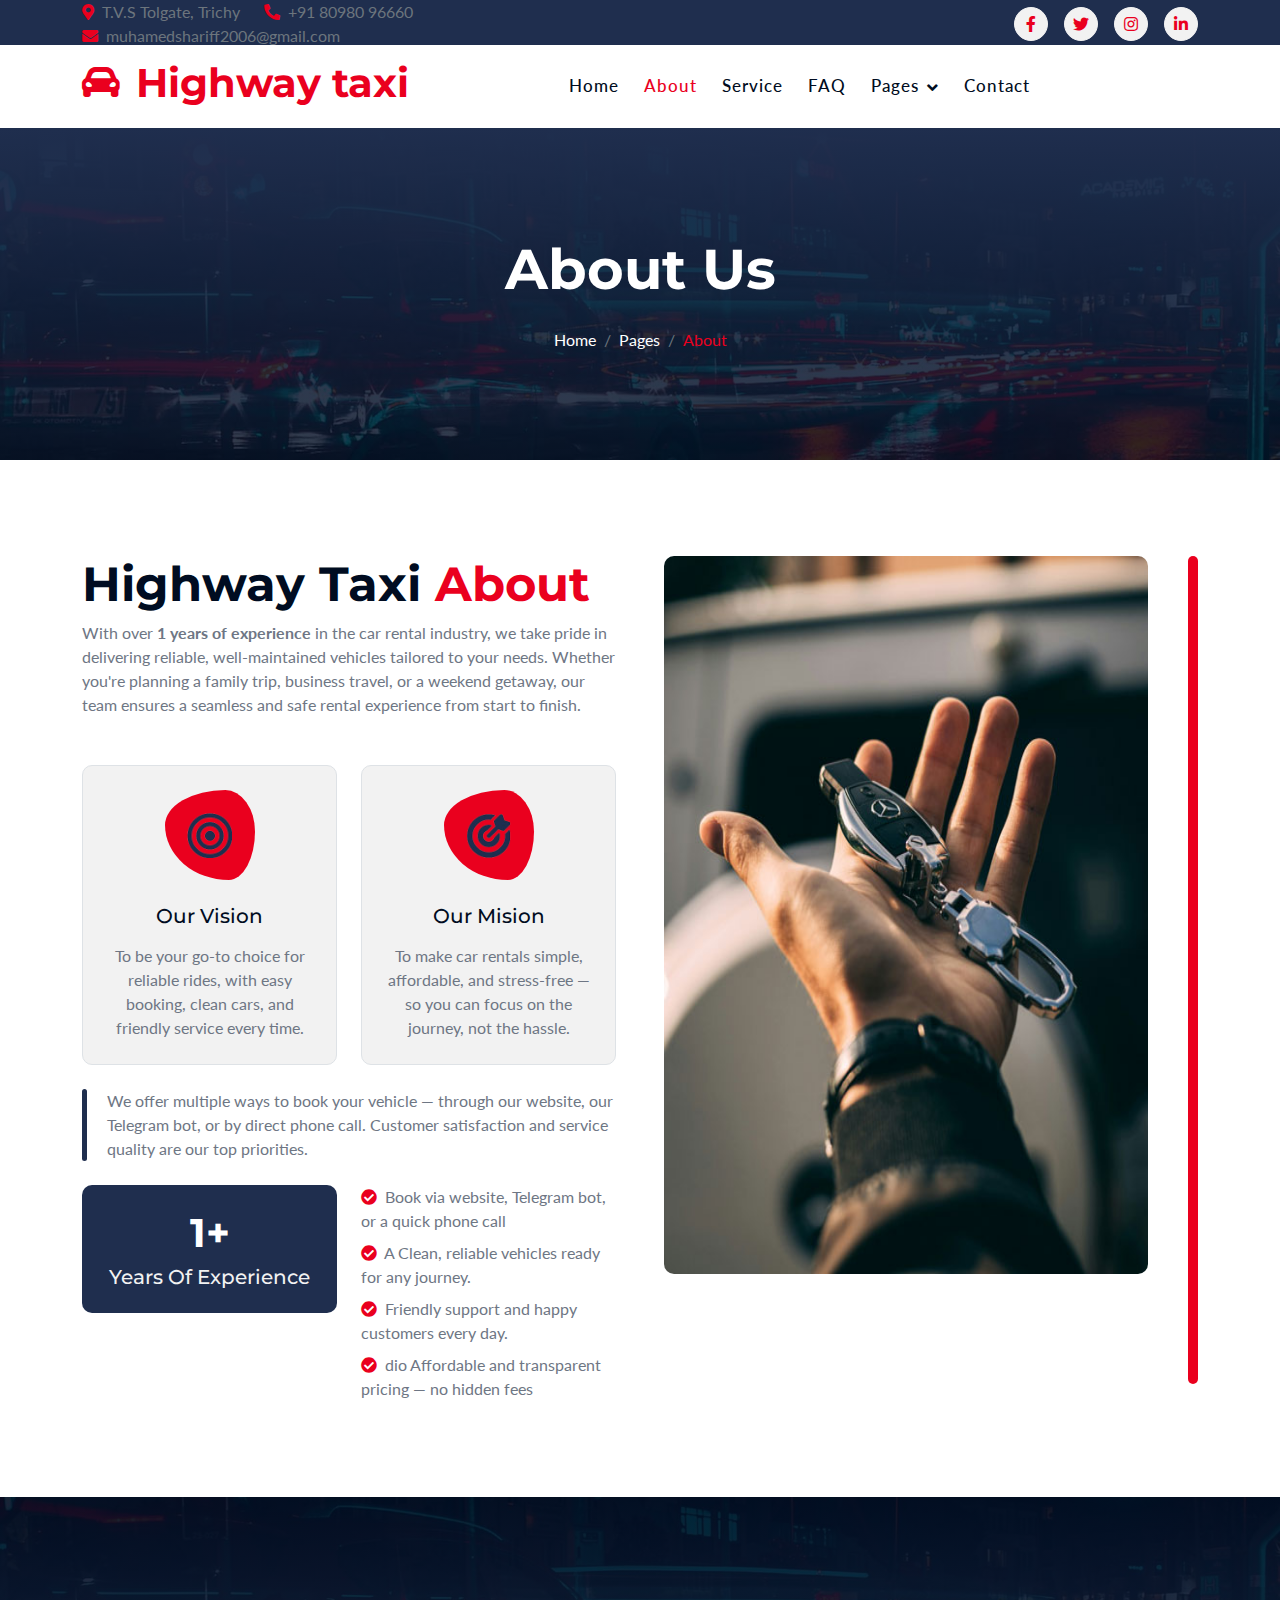
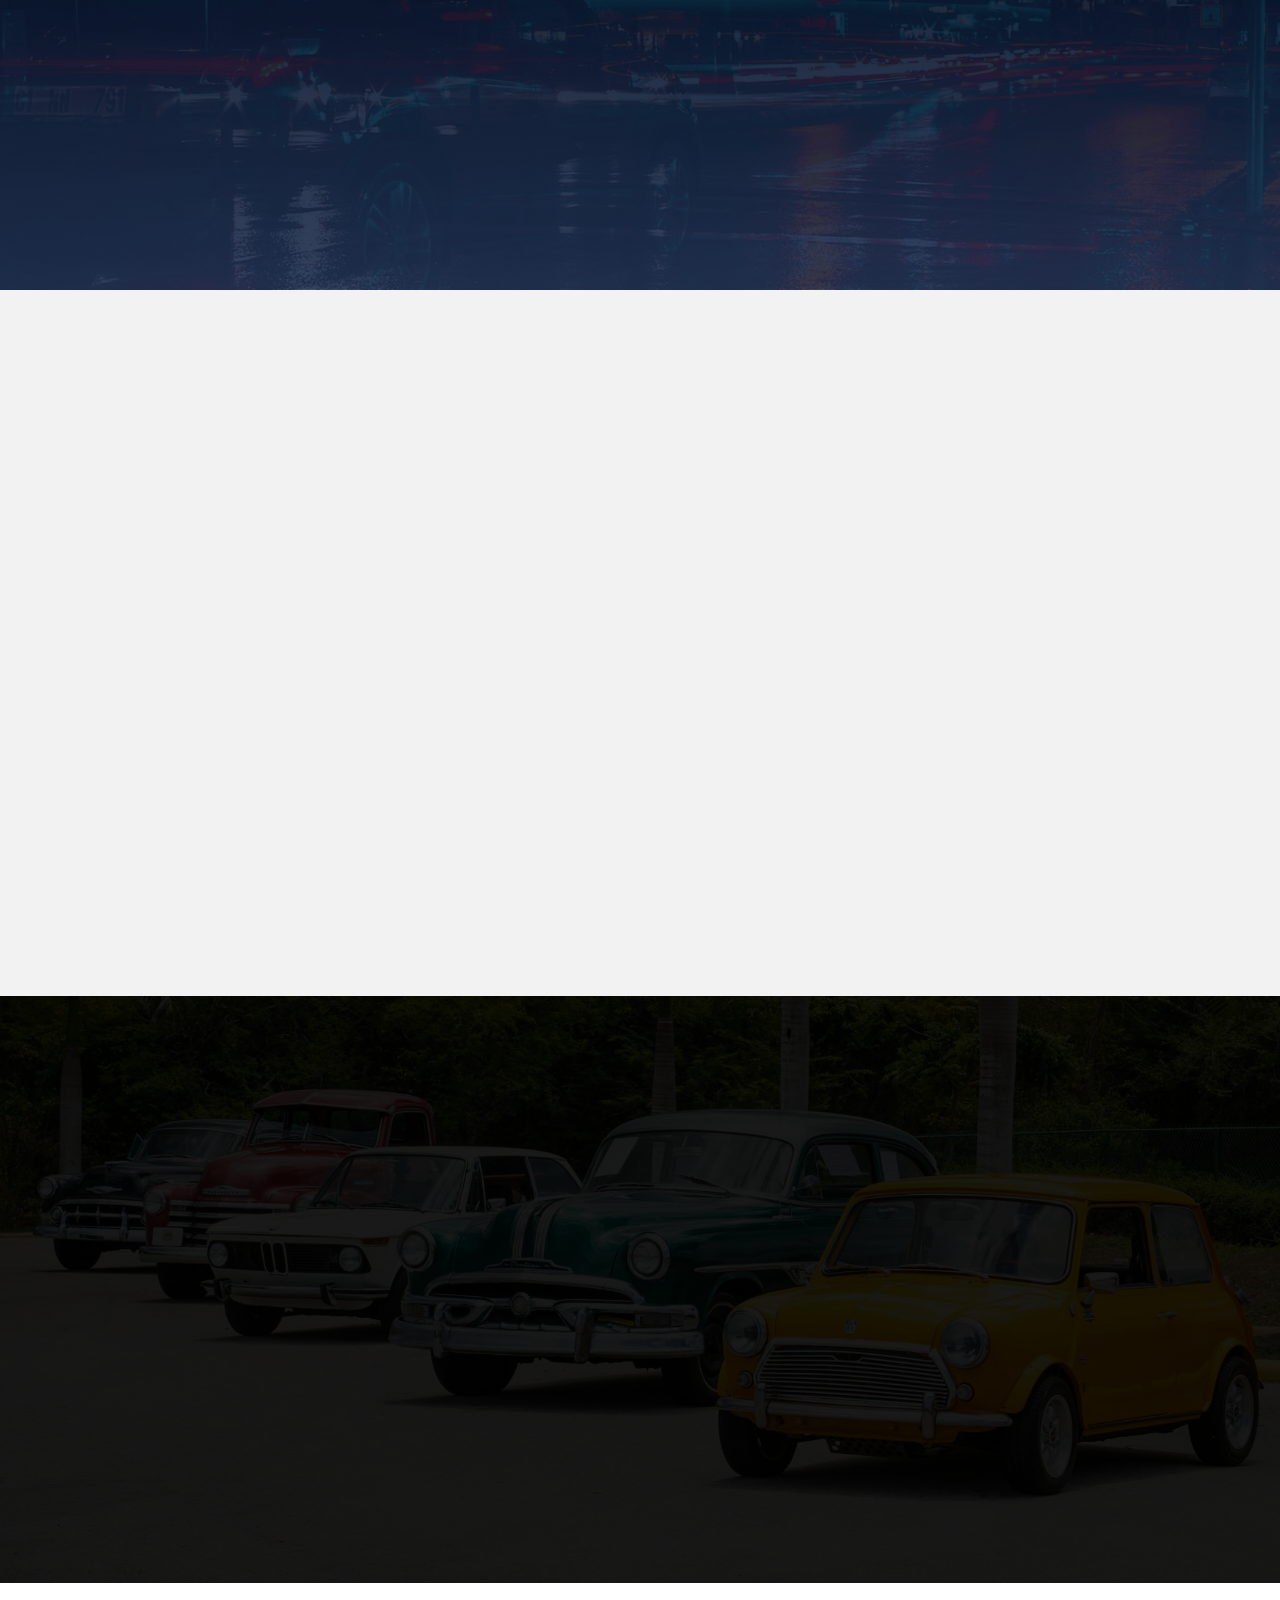
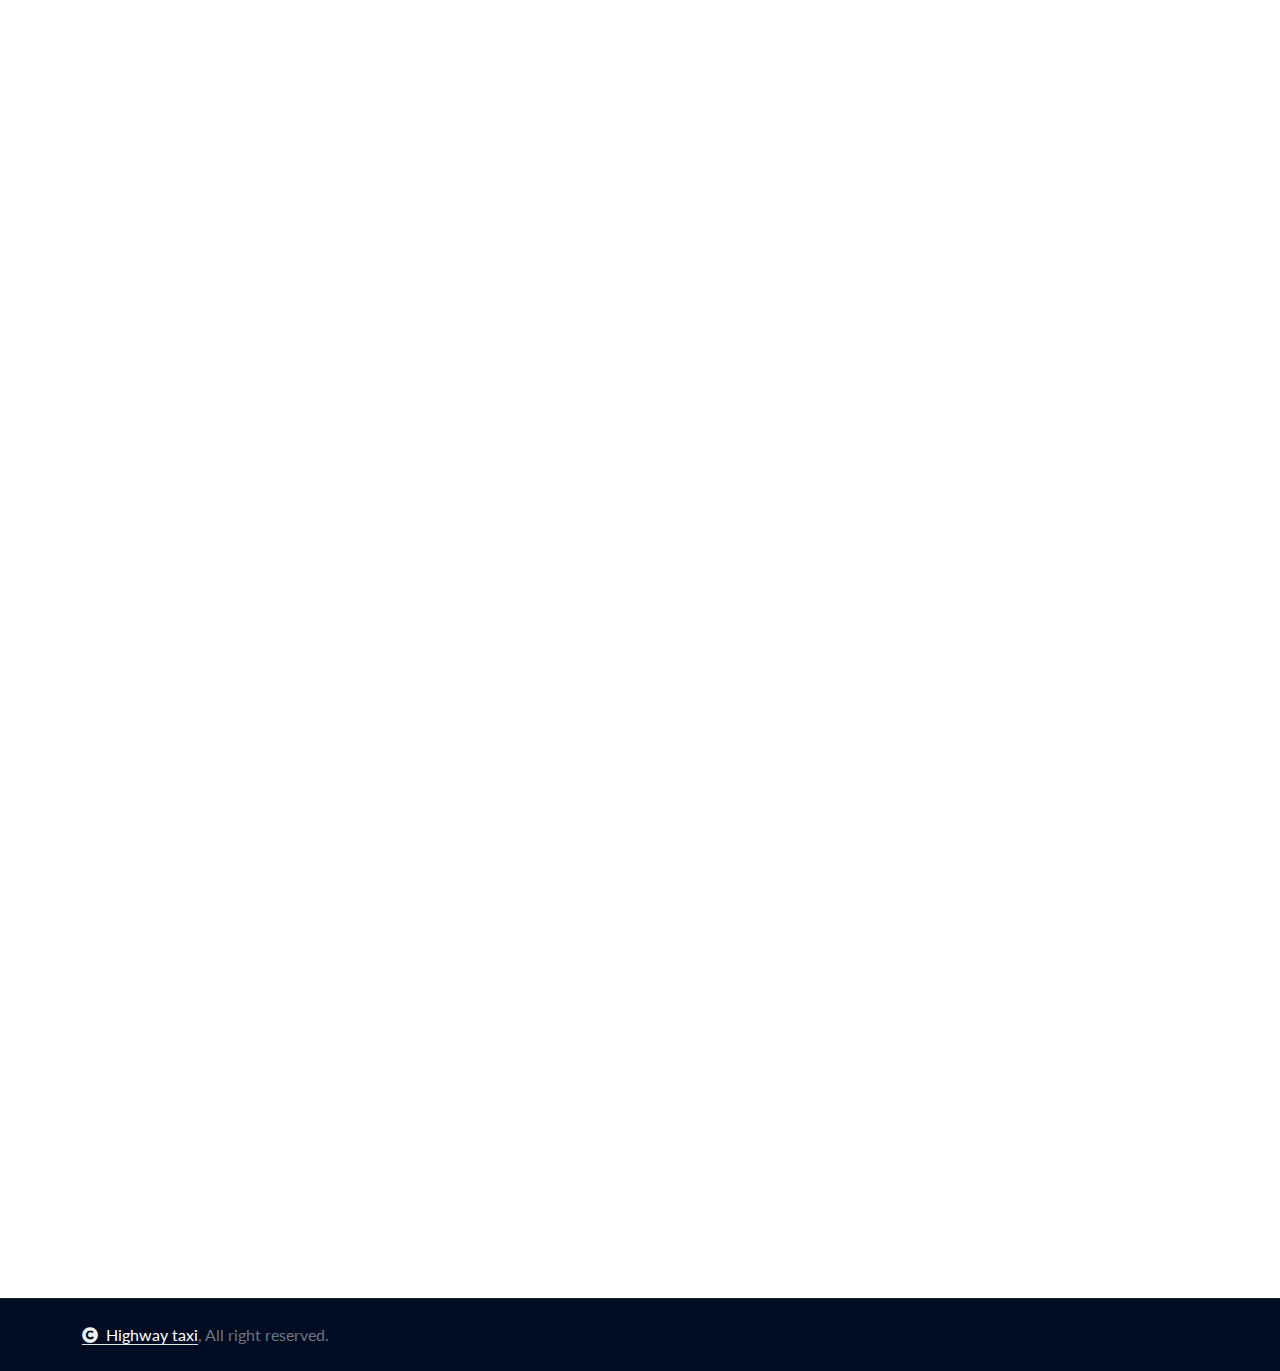
<file: frontend/about.html>
<!DOCTYPE html>
<html lang="en">

    <head>
        <meta charset="utf-8">
        <title>Cental - Car Rent Website Template</title>
        <meta content="width=device-width, initial-scale=1.0" name="viewport">
        <meta content="" name="keywords">
        <meta content="" name="description">

        <!-- Google Web Fonts -->
        <link rel="preconnect" href="https://fonts.googleapis.com">
        <link rel="preconnect" href="https://fonts.gstatic.com" crossorigin>
        <link href="https://fonts.googleapis.com/css2?family=Lato:ital,wght@0,400;0,700;0,900;1,400;1,700;1,900&family=Montserrat:ital,wght@0,100..900;1,100..900&display=swap" rel="stylesheet"> 

        <!-- Icon Font Stylesheet -->
        <link rel="stylesheet" href="https://use.fontawesome.com/releases/v5.15.4/css/all.css"/>
        <link href="https://cdn.jsdelivr.net/npm/bootstrap-icons@1.4.1/font/bootstrap-icons.css" rel="stylesheet">

        <!-- Libraries Stylesheet -->
        <link href="lib/animate/animate.min.css" rel="stylesheet">
        <link href="lib/owlcarousel/assets/owl.carousel.min.css" rel="stylesheet">


        <!-- Customized Bootstrap Stylesheet -->
        <link href="css/bootstrap.min.css" rel="stylesheet">

        <!-- Template Stylesheet -->
        <link href="css/style.css" rel="stylesheet">
    </head>

    <body>

        <!-- Spinner Start -->
        <div id="spinner" class="show bg-white position-fixed translate-middle w-100 vh-100 top-50 start-50 d-flex align-items-center justify-content-center">
            <div class="spinner-border text-primary" style="width: 3rem; height: 3rem;" role="status">
                <span class="sr-only">Loading...</span>
            </div>
        </div>
        <!-- Spinner End -->

        <!-- Topbar Start -->
        <div class="container-fluid topbar bg-secondary d-none d-xl-block w-100">
            <div class="container">
                <div class="row gx-0 align-items-center" style="height: 45px;">
                    <div class="col-lg-6 text-center text-lg-start mb-lg-0">
                        <div class="d-flex flex-wrap">
                            <a href="#" class="text-muted me-4"><i class="fas fa-map-marker-alt text-primary me-2"></i>T.V.S Tolgate, Trichy</a>
                            <a href="tel:+918098096660" class="text-muted me-4"><i class="fas fa-phone-alt text-primary me-2"></i>+91 80980 96660</a>
                            <a href="muhamedshariff2006@gmail.com" class="text-muted me-0"><i class="fas fa-envelope text-primary me-2"></i>muhamedshariff2006@gmail.com</a>
                        </div>
                    </div>
                    <div class="col-lg-6 text-center text-lg-end">
            <div class="d-flex align-items-center justify-content-end">
              <a
                href="https://www.facebook.com/profile.php?id=100093136890361&sfnsn=wiwspwa&mibextid=RUbZ1f"
                class="btn btn-light btn-sm-square rounded-circle me-3"
                ><i class="fab fa-facebook-f"></i
              ></a>
              <a
                href="https://x.com/eshaaannn07?s=21"
                class="btn btn-light btn-sm-square rounded-circle me-3"
                ><i class="fab fa-twitter"></i
              ></a>
              <a
                href="https://www.instagram.com/_mhd.rhmath.hussain_?utm_source=qr&igsh=MWlzdXl6enVrN2czcw%3D%3D"
                class="btn btn-light btn-sm-square rounded-circle me-3"
                ><i class="fab fa-instagram"></i
              ></a>
              <a
                href="https://www.linkedin.com/in/muhamed-shariff-570b36352/"
                class="btn btn-light btn-sm-square rounded-circle me-0"
                ><i class="fab fa-linkedin-in"></i
              ></a>
            </div>
          </div>
                </div>
            </div>
        </div>
        <!-- Topbar End -->

         <!-- Navbar & Hero Start -->
         <div class="container-fluid nav-bar sticky-top px-0 px-lg-4 py-2 py-lg-0">
            <div class="container">
                <nav class="navbar navbar-expand-lg navbar-light">
                    <a href="" class="navbar-brand p-0">
                        <h1 class="display-6 text-primary"><i class="fas fa-car-alt me-3"></i></i>Highway taxi</h1>
                        <!-- <img src="img/logo.png" alt="Logo"> -->
                    </a>
                    <button class="navbar-toggler" type="button" data-bs-toggle="collapse" data-bs-target="#navbarCollapse">
                        <span class="fa fa-bars"></span>
                    </button>
                    <div class="collapse navbar-collapse" id="navbarCollapse">
                        <div class="navbar-nav mx-auto py-0">
                            <a href="index.html" class="nav-item nav-link">Home</a>
                            <a href="about.html" class="nav-item nav-link active">About</a>
                            <a href="service.html" class="nav-item nav-link">Service</a>
                            <a href="faq.html" class="nav-item nav-link">FAQ</a>
                            
                            <div class="nav-item dropdown">
                                <a href="#" class="nav-link dropdown-toggle" data-bs-toggle="dropdown">Pages</a>
                                <div class="dropdown-menu m-0">
                                    <a href="feature.html" class="dropdown-item">Our Feature</a>
                                    <a href="cars.html" class="dropdown-item">Our Cars</a>
                                    <a href="team.html" class="dropdown-item">Our Team</a>
                                    <a href="testimonial.html" class="dropdown-item">Testimonial</a>
                                    <a href="404.html" class="dropdown-item">404 Page</a>
                                </div>
                            </div>
                            <a href="contact.html" class="nav-item nav-link">Contact</a>
                        </div>
                       
                    </div>
                </nav>
            </div>
        </div>
        <!-- Navbar & Hero End -->

        <!-- Header Start -->
        <div class="container-fluid bg-breadcrumb">
            <div class="container text-center py-5" style="max-width: 900px;">
                <h4 class="text-white display-4 mb-4 wow fadeInDown" data-wow-delay="0.1s">About Us</h4>
                <ol class="breadcrumb d-flex justify-content-center mb-0 wow fadeInDown" data-wow-delay="0.3s">
                    <li class="breadcrumb-item"><a href="index.html">Home</a></li>
                    <li class="breadcrumb-item"><a href="#">Pages</a></li>
                    <li class="breadcrumb-item active text-primary">About</li>
                </ol>    
            </div>
        </div>
        <!-- Header End -->

        <!-- About Start -->
    <div class="container-fluid overflow-hidden about py-5">
      <div class="container py-5">
        <div class="row g-5">
          <div class="col-xl-6 wow fadeInLeft" data-wow-delay="0.2s">
            <div class="about-item">
              <div class="pb-5">
                <h1 class="display-5 text-capitalize">
                  Highway taxi <span class="text-primary">About</span>
                </h1>
                <p class="mb-0">
                 With over <strong>1 years of experience</strong> in the car rental industry, we take pride in delivering reliable, well-maintained vehicles tailored to your needs. 
                 Whether you're planning a family trip, business travel, or a weekend getaway, our team ensures a seamless and safe rental experience 
                 from start to finish.
                </p>
              </div>
              <div class="row g-4">
                <div class="col-lg-6">
                  <div class="about-item-inner border p-4">
                    <div class="about-icon mb-4">
                      <img
                        src="img/about-icon-1.png"
                        class="img-fluid w-50 h-50"
                        alt="Icon"
                      />
                    </div>
                    <h5 class="mb-3">Our Vision</h5>
                    <p class="mb-0">
                      To be your go-to choice for reliable rides, with easy booking, clean cars, and friendly service every time.
                    </p>
                  </div>
                </div>
                <div class="col-lg-6">
                  <div class="about-item-inner border p-4">
                    <div class="about-icon mb-4">
                      <img
                        src="img/about-icon-2.png"
                        class="img-fluid h-50 w-50"
                        alt="Icon"
                      />
                    </div>
                    <h5 class="mb-3">Our Mision</h5>
                    <p class="mb-0">
                     To make car rentals simple, affordable, and stress-free — so you can focus on the journey, not the hassle.
                    </p>
                  </div>
                </div>
              </div>
              <p class="text-item my-4">
                 We offer multiple ways to book your vehicle — through our website, our Telegram bot, or by direct phone call.
                 Customer satisfaction and service quality are our top priorities.
              </p>
              <div class="row g-4">
                <div class="col-lg-6">
                  <div class="text-center rounded bg-secondary p-4">
                    <h1 class="display-6 text-white">1+</h1>
                    <h5 class="text-light mb-0">Years Of Experience</h5>
                  </div>
                </div>
                <div class="col-lg-6">
                  <div class="rounded">
                    <p class="mb-2">
                      <i class="fa fa-check-circle text-primary me-1"></i> Book via website, Telegram bot, or a quick phone call
                    </p>
                    <p class="mb-2">
                      <i class="fa fa-check-circle text-primary me-1"></i> A
                      Clean, reliable vehicles ready for any journey.
                    </p>
                    <p class="mb-2">
                      <i class="fa fa-check-circle text-primary me-1"></i>
                      Friendly support and happy customers every day.
                    </p>
                    <p class="mb-0">
                      <i class="fa fa-check-circle text-primary me-1"></i> dio
                      Affordable and transparent pricing — no hidden fees
                    </p>
                  </div>
                </div>
              
              </div>
            </div>
          </div>
          <div class="col-xl-6 wow fadeInRight" data-wow-delay="0.2s">
            <div class="about-img">
              <div class="img-1">
                <img
                  src="img/about-img.jpg"
                  class="img-fluid rounded h-100 w-100"
                  alt=""
                />
              </div>
              
            </div>
          </div>
        </div>
      </div>
    </div>
    <!-- About End -->

        <!-- Fact Counter -->
        <div class="container-fluid counter py-5">
            <div class="container py-5">
                <div class="row g-5">
                    <div class="col-md-6 col-lg-6 col-xl-3 wow fadeInUp" data-wow-delay="0.1s">
                        <div class="counter-item text-center">
                            <div class="counter-item-icon mx-auto">
                                <i class="fas fa-thumbs-up fa-2x"></i>
                            </div>
                            <div class="counter-counting my-3">
                                <span class="text-white fs-2 fw-bold" data-toggle="counter-up">1</span>
                                <span class="h1 fw-bold text-white">+</span>
                            </div>
                            <h4 class="text-white mb-0">Happy Clients</h4>
                        </div>
                    </div>
                    <div class="col-md-6 col-lg-6 col-xl-3 wow fadeInUp" data-wow-delay="0.3s">
                        <div class="counter-item text-center">
                            <div class="counter-item-icon mx-auto">
                                <i class="fas fa-car-alt fa-2x"></i>
                            </div>
                            <div class="counter-counting my-3">
                                <span class="text-white fs-2 fw-bold" data-toggle="counter-up">4</span>
                                <span class="h1 fw-bold text-white">+</span>
                            </div>
                            <h4 class="text-white mb-0">Number of Cars</h4>
                        </div>
                    </div>
                    <div class="col-md-6 col-lg-6 col-xl-3 wow fadeInUp" data-wow-delay="0.5s">
                        <div class="counter-item text-center">
                            <div class="counter-item-icon mx-auto">
                                <i class="fas fa-building fa-2x"></i>
                            </div>
                            <div class="counter-counting my-3">
                                <span class="text-white fs-2 fw-bold" data-toggle="counter-up">4</span>
                                <span class="h1 fw-bold text-white">+</span>
                            </div>
                            <h4 class="text-white mb-0">Car Center</h4>
                        </div>
                    </div>
                    <div class="col-md-6 col-lg-6 col-xl-3 wow fadeInUp" data-wow-delay="0.7s">
                        <div class="counter-item text-center">
                            <div class="counter-item-icon mx-auto">
                                <i class="fas fa-clock fa-2x"></i>
                            </div>
                            <div class="counter-counting my-3">
                                <span class="text-white fs-2 fw-bold" data-toggle="counter-up">900</span>
                                <span class="h1 fw-bold text-white">+</span>
                            </div>
                            <h4 class="text-white mb-0">Total kilometers</h4>
                        </div>
                    </div>
                </div>
            </div>
        </div>
        <!-- Fact Counter -->

        <!-- Features Start -->
    <div class="container-fluid feature py-5">
      <div class="container py-5">
        <div
          class="text-center mx-auto pb-5 wow fadeInUp"
          data-wow-delay="0.1s"
          style="max-width: 800px"
        >
          <h1 class="display-5 text-capitalize mb-3">
            Car <span class="text-primary">Features</span>
          </h1>
          <p class="mb-0">
            Our vehicles come loaded with features tailored for modern travelers.
             From real-time car availability and 24/7 support to sanitized interiors and flexible pickup options — every detail is crafted for your comfort, safety, and satisfaction.
             Discover what makes our car rental experience truly exceptional.
          </p>
        </div>
        <div class="row g-4 align-items-center">
          <div class="col-xl-4">
            <div class="row gy-4 gx-0">
              <div class="col-12 wow fadeInUp" data-wow-delay="0.1s">
                <div class="feature-item">
                  <div class="feature-icon">
                    <span class="fa fa-trophy fa-2x"></span>
                  </div>
                  <div class="ms-4">
                    <h5 class="mb-3">Drive Your Way</h5>
                    <p class="mb-0">
                     Choose total freedom with self-drive options or enjoy 
                     a relaxed trip with our professional chauffeurs.
                    </p>
                  </div>
                </div>
              </div>
              <div class="col-12 wow fadeInUp" data-wow-delay="0.3s">
                <div class="feature-item">
                  <div class="feature-icon">
                    <span class="fa fa-road fa-2x"></span>
                  </div>
                  <div class="ms-4">
                    <h5 class="mb-3">24/7 road assistance</h5>
                    <p class="mb-0">
                      Travel worry-free. Our support team is always on call for 
                      flat tires, engine issues, or emergencies — day or night.
                    </p>
                  </div>
                </div>
              </div>
            </div>
          </div>
          <div class="col-lg-12 col-xl-4 wow fadeInUp" data-wow-delay="0.2s">
            <img
              src="img/InnovaCrystaGolden.png"
              class="img-fluid w-100"
              style="width: 100%; height: 300px; object-fit: cover;"
              alt="Img"
            />
          </div>
          <div class="col-xl-4">
            <div class="row gy-4 gx-0">
              <div class="col-12 wow fadeInUp" data-wow-delay="0.1s">
                <div class="feature-item justify-content-end">
                  <div class="text-end me-4">
                    <h5 class="mb-3">Fully Sanitized & Maintained Cars</h5>
                    <p class="mb-0">
                      Every car is deep-cleaned, sanitized, and checked before each 
                      ride to ensure health, safety, and comfort.
                    </p>
                  </div>
                  <div class="feature-icon">
                    <span class="fa fa-soap fa-2x"></span>
                  </div>
                </div>
              </div>
              <div class="col-12 wow fadeInUp" data-wow-delay="0.3s">
                <div class="feature-item justify-content-end">
                  <div class="text-end me-4">
                    <h5 class="mb-3"> Flexible Pickup & Drop-Off</h5>
                    <p class="mb-0">
                      Start and end your journey from any location — 
                      your home, office, airport, or even a friend’s place.
                    </p>
                  </div>
                  <div class="feature-icon">
                    <span class="fa fa-map fa-2x"></span>
                  </div>
                </div>
              </div>
            </div>
          </div>
        </div>
      </div>
    </div>
    <!-- Features End -->

        <!-- Car Steps Start -->
    <div class="container-fluid steps py-5">
      <div class="container py-5">
        <div
          class="text-center mx-auto pb-5 wow fadeInUp"
          data-wow-delay="0.1s"
          style="max-width: 800px"
        >
          <h1 class="display-5 text-capitalize text-white mb-3">
            Booking<span class="text-primary"> Process</span>
          </h1>
          <p class="mb-0 text-white">
            The steps involved in booking are simple and easy. You can book a car through our Telegram bot, website, or by contacting us via phone
          </p>
        </div>
        <div class="row g-4">
          <div class="col-lg-4 wow fadeInUp" data-wow-delay="0.1s">
            <div class="steps-item p-4 mb-4">
              <h4>Come In Contact</h4>
              <p class="mb-0">
                You can Send Your Details Through our Website <a href="https://t.me/Rahumathullah_Rides_bot" class="btn btn-outline-success btn-sm">Telegram</a> or <a href="#" class="btn btn-outline-success btn-sm" onclick="handlePhoneClick()">Call Us</a>
              </p>
              <div class="setps-number">01.</div>
            </div>
          </div>
          <div class="col-lg-4 wow fadeInUp" data-wow-delay="0.3s">
            <div class="steps-item p-4 mb-4">
              <h4>Discuss about Payment package</h4>
              <p class="mb-0">
                 <p class="mb-0">
  After getting your request, we’ll share available cars and discuss the best payment plan for your trip.
</p>

    </p>
              </p>
              <div class="setps-number">02.</div>
            </div>
          </div>
          <div class="col-lg-4 wow fadeInUp" data-wow-delay="0.5s">
            <div class="steps-item p-4 mb-4">
              <h4>Enjoy Driving</h4>
              <p class="mb-0">
                  Once everything is confirmed, your car will be ready.  Enjoy a smooth, safe trip
              </p>
              <div class="setps-number">03.</div>
            </div>
          </div>
        </div>
      </div>
    </div>
    <!-- Car Steps End -->

       
        <!-- Banner Start -->
        <div class="container-fluid banner mt-3 pb-5 wow zoomInDown" data-wow-delay="0.1s" >
            <div class="container pb-5">
                <div class="banner-item rounded">
                    <img src="img/banner-1.jpg" class="img-fluid rounded w-100" alt="">
                    <div class="banner-content">
                        <h2 class="text-primary">Rent Your Car</h2>
                        <h1 class="text-white">Interested in Renting?</h1>
                        <p class="text-white">Don't hesitate and send us a message.</p>
                        <div class="banner-btn">
                            <a href="https://wa.me/9361261582" class="btn btn-secondary rounded-pill py-3 px-4 px-md-5 me-2">WhatsApp</a>
                        </div>
                    </div>
                </div>
            </div>
        </div>
        <!-- Banner End -->

        <!-- Footer Start -->
    <div class="container-fluid footer py-5 wow fadeIn" data-wow-delay="0.2s" >
      <div class="container py-5">
        <div class="row g-5">
          <div class="col-md-6 col-lg-6 col-xl-3">
            <div class="footer-item d-flex flex-column">
              <div class="footer-item">
                <h4 class="text-white mb-4">About Us</h4>
                <p class="mb-3">
                    With over a decade of experience in the car rental industry, we are committed to providing reliable, safe, and affordable transportation to our customers. Whether you need a car for daily use, travel, or special occasions, we make the booking process simple and convenient.
                </p>
              </div>
            </div>
          </div>
           <div class="col-md-6 col-lg-6 text-center">
            <div class="footer-item d-flex flex-column">
              <h4 class="text-white mb-4">Business Hours</h4>
              <div class="mb-3">
                <h1 class="text-white mb-0">24/7</h1>
              </div>
              
            </div>
          </div>
          <div class="col-md-6 col-lg-6 col-xl-3">
            <div class="footer-item d-flex flex-column">
              <h4 class="text-white mb-4">Contact Info</h4>
              <a href="#"
                ><i class="fa fa-map-marker-alt me-2"></i> T.V.S Tolgate</a
              >
              <a href="mailto:muhamedshariff2006@gmail.com"
                ><i class="fas fa-envelope me-2"></i> muhamedshariff2006@gmail.com</a
              >
              <a href="tel:+919361261582"
                ><i class="fas fa-phone me-2"></i> +91 9361261582</a
              >
              
              <div class="d-flex">
                <a
                  class="btn btn-secondary btn-md-square rounded-circle me-3"
                  href="https://www.facebook.com/profile.php?id=100093136890361&sfnsn=wiwspwa&mibextid=RUbZ1f"
                  ><i class="fab fa-facebook-f text-white"></i
                ></a>
                <a
                  class="btn btn-secondary btn-md-square rounded-circle me-3"
                  href="https://x.com/eshaaannn07?s=21"
                  ><i class="fab fa-twitter text-white"></i
                ></a>
                <a
                  class="btn btn-secondary btn-md-square rounded-circle me-3"
                  href="https://www.instagram.com/_mhd.rhmath.hussain_?utm_source=qr&igsh=MWlzdXl6enVrN2czcw%3D%3D"
                  ><i class="fab fa-instagram text-white"></i
                ></a>
                
              </div>
            </div>
          </div>
        </div>
      </div>
    </div>
    <!-- Footer End -->
        
        <!-- Copyright Start -->
        <div class="container-fluid copyright py-4">
            <div class="container">
                <div class="row g-4 align-items-center">
                    <div class="col-md-6 text-center text-md-start mb-md-0">
                        <span class="text-body"><a href="#" class="border-bottom text-white"><i class="fas fa-copyright text-light me-2"></i>Highway taxi</a>, All right reserved.</span>
                    </div>
                    
                </div>
            </div>
        </div>
        <!-- Copyright End -->   

        
    <!-- JavaScript Libraries -->
    <script src="https://ajax.googleapis.com/ajax/libs/jquery/3.6.4/jquery.min.js"></script>
    <script src="https://cdn.jsdelivr.net/npm/bootstrap@5.0.0/dist/js/bootstrap.bundle.min.js"></script>
    <script src="lib/wow/wow.min.js"></script>
    <script src="lib/easing/easing.min.js"></script>
    <script src="lib/waypoints/waypoints.min.js"></script>
    <script src="lib/counterup/counterup.min.js"></script>
    <script src="lib/owlcarousel/owl.carousel.min.js"></script>
    

    <!-- Template Javascript -->
    <script src="js/main.js"></script>
    </body>

</html>
</file>
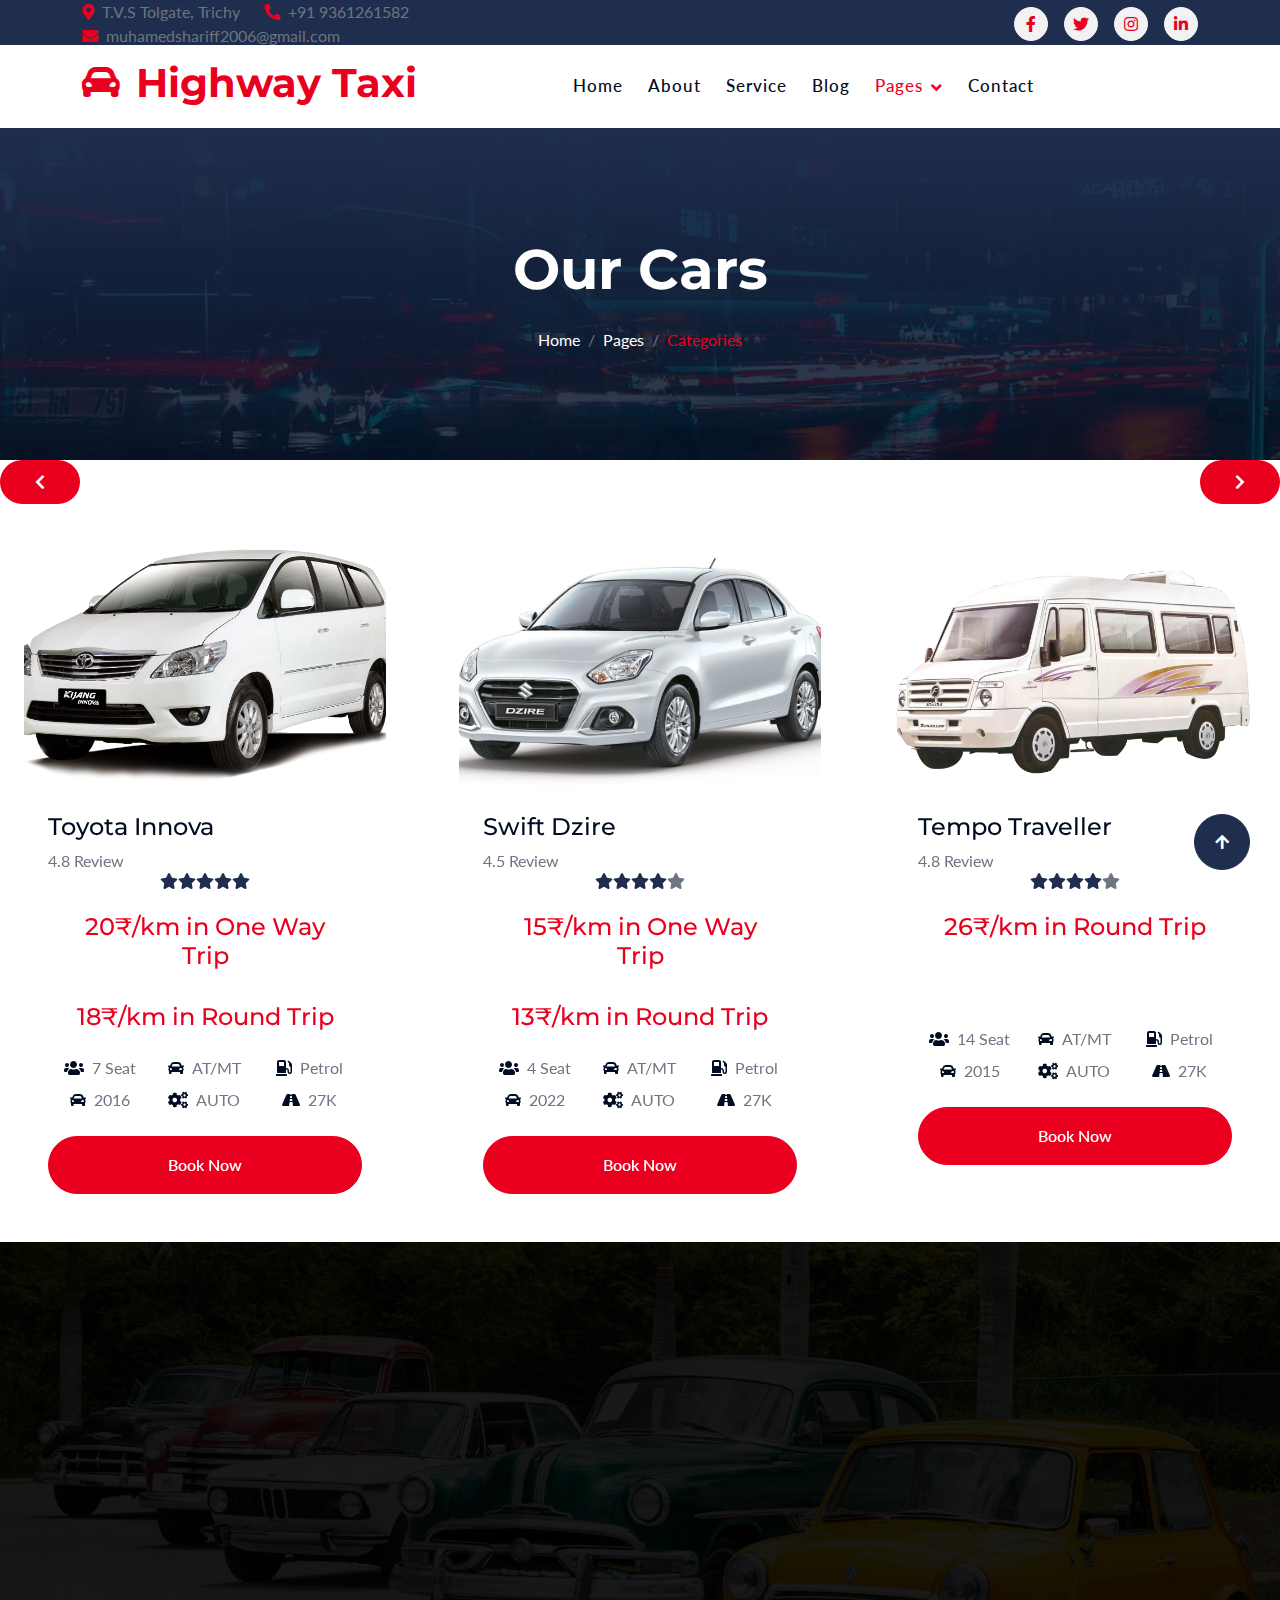
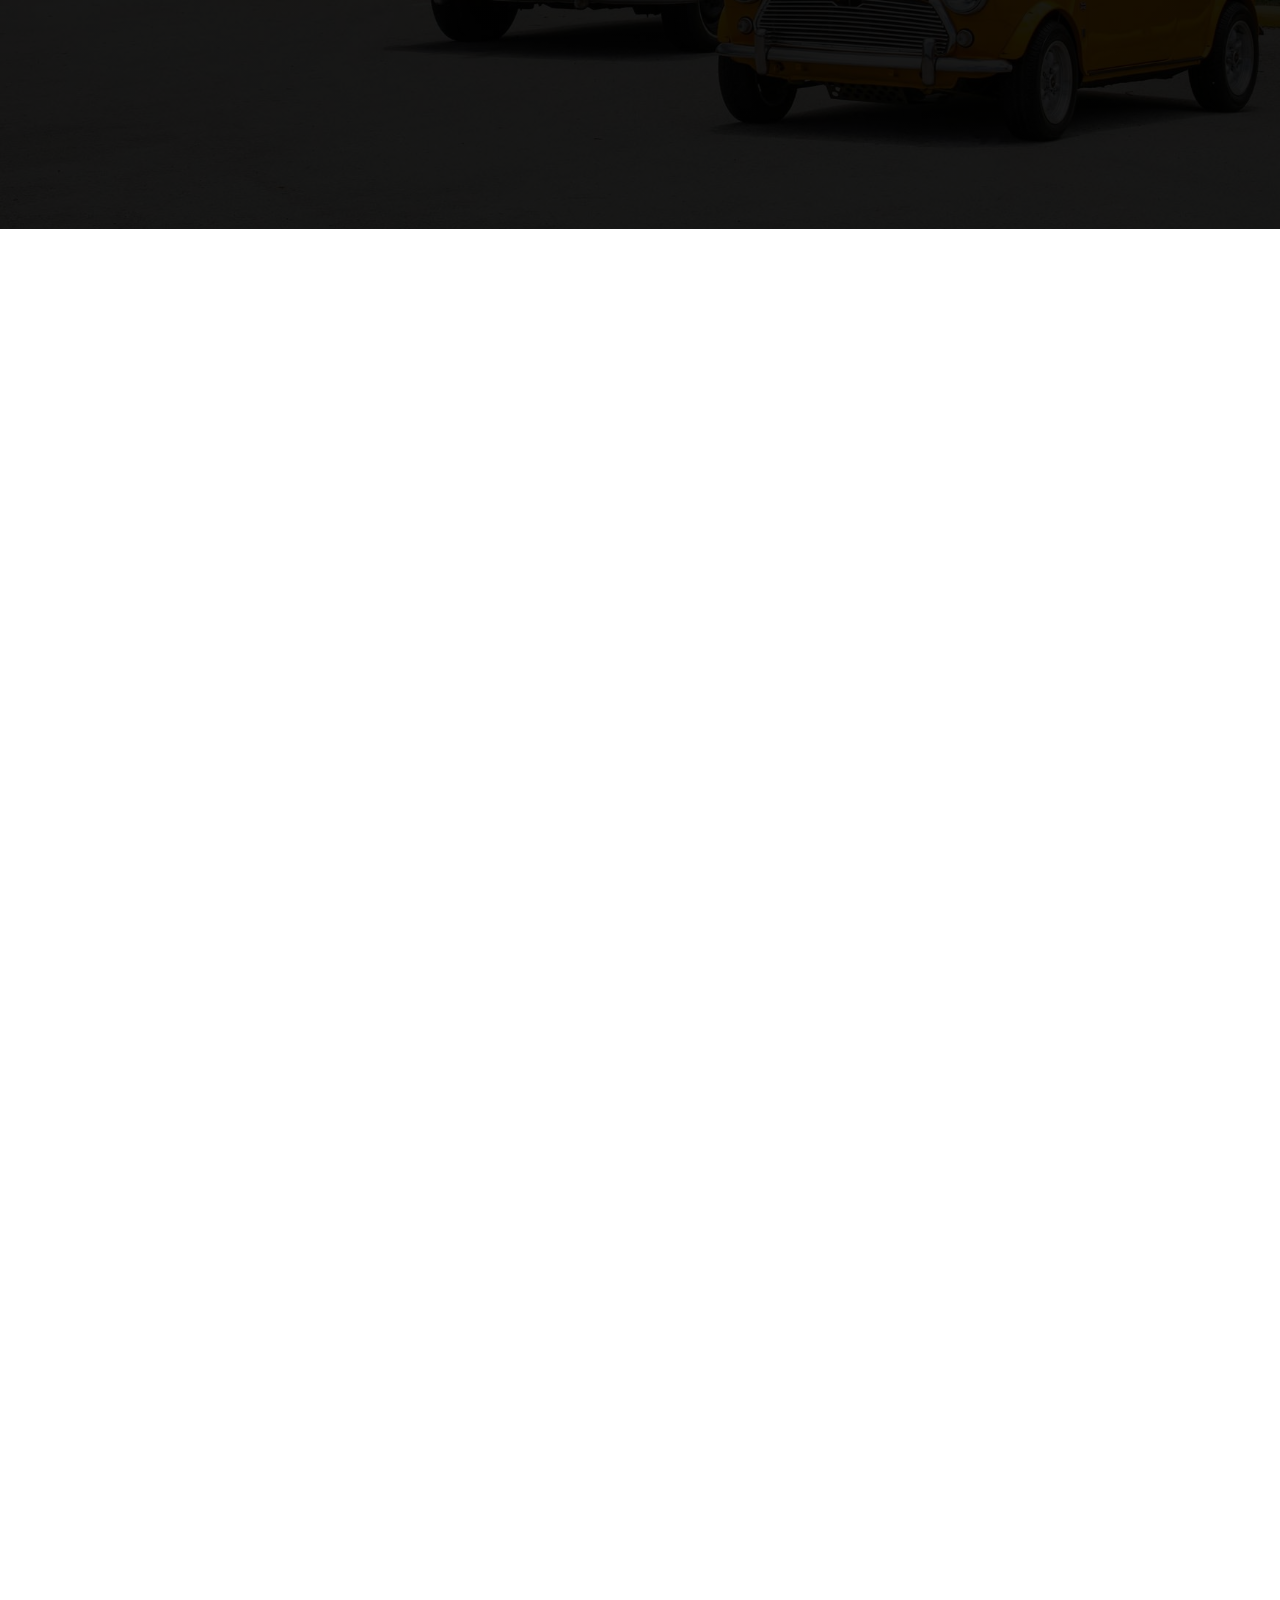
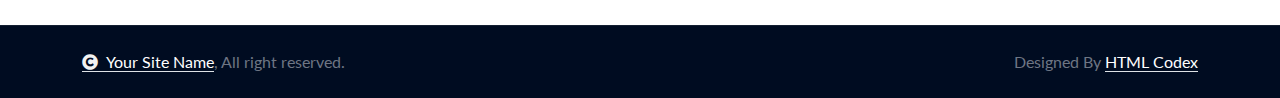
<file: frontend/cars.html>
<!DOCTYPE html>
<html lang="en">

    <head>
        <meta charset="utf-8">
        <title>Cental - Car Rent Website Template</title>
        <meta content="width=device-width, initial-scale=1.0" name="viewport">
        <meta content="" name="keywords">
        <meta content="" name="description">

        <!-- Google Web Fonts -->
        <link rel="preconnect" href="https://fonts.googleapis.com">
        <link rel="preconnect" href="https://fonts.gstatic.com" crossorigin>
        <link href="https://fonts.googleapis.com/css2?family=Lato:ital,wght@0,400;0,700;0,900;1,400;1,700;1,900&family=Montserrat:ital,wght@0,100..900;1,100..900&display=swap" rel="stylesheet"> 

        <!-- Icon Font Stylesheet -->
        <link rel="stylesheet" href="https://use.fontawesome.com/releases/v5.15.4/css/all.css"/>
        <link href="https://cdn.jsdelivr.net/npm/bootstrap-icons@1.4.1/font/bootstrap-icons.css" rel="stylesheet">

        <!-- Libraries Stylesheet -->
        <link href="lib/animate/animate.min.css" rel="stylesheet">
        <link href="lib/owlcarousel/assets/owl.carousel.min.css" rel="stylesheet">


        <!-- Customized Bootstrap Stylesheet -->
        <link href="css/bootstrap.min.css" rel="stylesheet">

        <!-- Template Stylesheet -->
        <link href="css/style.css" rel="stylesheet">
    </head>

    <body>

        <!-- Spinner Start -->
        <div id="spinner" class="show bg-white position-fixed translate-middle w-100 vh-100 top-50 start-50 d-flex align-items-center justify-content-center">
            <div class="spinner-border text-primary" style="width: 3rem; height: 3rem;" role="status">
                <span class="sr-only">Loading...</span>
            </div>
        </div>
        <!-- Spinner End -->

        <!-- Topbar Start -->
        <div class="container-fluid topbar bg-secondary d-none d-xl-block w-100">
            <div class="container">
                <div class="row gx-0 align-items-center" style="height: 45px;">
                    <div class="col-lg-6 text-center text-lg-start mb-lg-0">
                        <div class="d-flex flex-wrap">
                            <a href="#" class="text-muted me-4"><i class="fas fa-map-marker-alt text-primary me-2"></i>T.V.S Tolgate, Trichy</a>
                            <a href="tel:+919361261582" class="text-muted me-4"><i class="fas fa-phone-alt text-primary me-2"></i>+91 9361261582</a>
                            <a href="mailto:muhamedshariff2006@gmail.com" class="text-muted me-0"><i class="fas fa-envelope text-primary me-2"></i>muhamedshariff2006@gmail.com</a>
                        </div>
                    </div>
                    <div class="col-lg-6 text-center text-lg-end">
                        <div class="d-flex align-items-center justify-content-end">
                            <a href="https://www.facebook.com/profile.php?id=100093136890361&sfnsn=wiwspwa&mibextid=RUbZ1f" class="btn btn-light btn-sm-square rounded-circle me-3"><i class="fab fa-facebook-f"></i></a>
                            <a href="https://x.com/eshaaannn07?s=21" class="btn btn-light btn-sm-square rounded-circle me-3"><i class="fab fa-twitter"></i></a>
                            <a href="https://www.instagram.com/_mhd.rhmath.hussain_?utm_source=qr&igsh=MWlzdXl6enVrN2czcw%3D%3D" class="btn btn-light btn-sm-square rounded-circle me-3"><i class="fab fa-instagram"></i></a>
                            <a href="https://www.linkedin.com/in/muhamed-shariff-570b36352/" class="btn btn-light btn-sm-square rounded-circle me-0"><i class="fab fa-linkedin-in"></i></a>
                        </div>
                    </div>
                </div>
            </div>
        </div>
        <!-- Topbar End -->

        <!-- Navbar & Hero Start -->
        <div class="container-fluid nav-bar sticky-top px-0 px-lg-4 py-2 py-lg-0">
            <div class="container">
                <nav class="navbar navbar-expand-lg navbar-light">
                    <a href="" class="navbar-brand p-0">
                        <h1 class="display-6 text-primary"><i class="fas fa-car-alt me-3"></i></i>Highway Taxi</h1>
                        <!-- <img src="img/logo.png" alt="Logo"> -->
                    </a>
                    <button class="navbar-toggler" type="button" data-bs-toggle="collapse" data-bs-target="#navbarCollapse">
                        <span class="fa fa-bars"></span>
                    </button>
                    <div class="collapse navbar-collapse" id="navbarCollapse">
                        <div class="navbar-nav mx-auto py-0">
                            <a href="index.html" class="nav-item nav-link">Home</a>
                            <a href="about.html" class="nav-item nav-link">About</a>
                            <a href="service.html" class="nav-item nav-link">Service</a>
                            <a href="blog.html" class="nav-item nav-link">Blog</a>
                            
                            <div class="nav-item dropdown">
                                <a href="#" class="nav-link dropdown-toggle active" data-bs-toggle="dropdown">Pages</a>
                                <div class="dropdown-menu m-0">
                                    <a href="feature.html" class="dropdown-item">Our Feature</a>
                                    <a href="cars.html" class="dropdown-item active">Our Cars</a>
                                    <a href="team.html" class="dropdown-item">Our Team</a>
                                    <a href="testimonial.html" class="dropdown-item">Testimonial</a>
                                    <a href="404.html" class="dropdown-item">404 Page</a>
                                </div>
                            </div>
                            <a href="contact.html" class="nav-item nav-link">Contact</a>
                        </div>
                        </div>
                </nav>
            </div>
        </div>
        <!-- Navbar & Hero End -->

        <!-- Header Start -->
        <div class="container-fluid bg-breadcrumb">
            <div class="container text-center py-5" style="max-width: 900px;">
                <h4 class="text-white display-4 mb-4 wow fadeInDown" data-wow-delay="0.1s">Our Cars</h4>
                <ol class="breadcrumb d-flex justify-content-center mb-0 wow fadeInDown" data-wow-delay="0.3s">
                    <li class="breadcrumb-item"><a href="index.html">Home</a></li>
                    <li class="breadcrumb-item"><a href="#">Pages</a></li>
                    <li class="breadcrumb-item active text-primary">Categories</li>
                </ol>    
            </div>
        </div>
        <!-- Header End -->

        <!-- Car categories Start -->
    <div class="categories-carousel owl-carousel wow fadeInUp" data-wow-delay="0.1s">

  <!-- Card 1 -->
  <div class="categories-item p-4 h-100">
    <div class="categories-item-inner">
      <div class="categories-img rounded-top">
        <div class="image-wrapper">
          <img src="img/innova.jpg" class="img-fluid w-100 rounded-top" alt="Hyundai Kona" />
        </div>
      </div>
      <div class="categories-content rounded-bottom p-4">
        <h4>Toyota Innova</h4>
        <div class="categories-review mb-3">
          <div class="me-3">4.8 Review</div>
          <div class="d-flex justify-content-center text-secondary">
            <i class="fas fa-star"></i><i class="fas fa-star"></i><i class="fas fa-star"></i><i class="fas fa-star"></i><i class="fas fa-star"></i>
          </div>
        </div>
        <h4 class="bg-white text-primary rounded-pill py-2 px-4 mb-3 text-center">
          20₹/km in One Way Trip
        </h4>
        <h4 class="bg-white text-primary rounded-pill py-2 px-4 mb-3 text-center">
          18₹/km in Round Trip
        </h4>
        <div class="row gy-2 gx-0 text-center mb-4">
          <div class="col-4 border-end border-white"><i class="fa fa-users text-dark"></i> <span class="text-body ms-1">7 Seat</span></div>
          <div class="col-4 border-end border-white"><i class="fa fa-car text-dark"></i> <span class="text-body ms-1">AT/MT</span></div>
          <div class="col-4"><i class="fa fa-gas-pump text-dark"></i> <span class="text-body ms-1">Petrol</span></div>
          <div class="col-4 border-end border-white"><i class="fa fa-car text-dark"></i> <span class="text-body ms-1">2016</span></div>
          <div class="col-4 border-end border-white"><i class="fa fa-cogs text-dark"></i> <span class="text-body ms-1">AUTO</span></div>
          <div class="col-4"><i class="fa fa-road text-dark"></i> <span class="text-body ms-1">27K</span></div>
        </div>
        <a href="#" class="btn btn-primary rounded-pill d-flex justify-content-center py-3">Book Now</a>
      </div>
    </div>
  </div>

  <!-- Card 2 -->
  <div class="categories-item p-4 h-100">
    <div class="categories-item-inner">
      <div class="categories-img rounded-top">
        <div class="image-wrapper">
          <img src="img/dzire.jpg" class="img-fluid w-100 rounded-top" alt="Toyota Innova" />
        </div>
      </div>
      <div class="categories-content rounded-bottom p-4">
        <h4>Swift Dzire</h4>
        <div class="categories-review mb-3">
          <div class="me-3">4.5 Review</div>
          <div class="d-flex justify-content-center text-secondary">
            <i class="fas fa-star"></i><i class="fas fa-star"></i><i class="fas fa-star"></i><i class="fas fa-star"></i><i class="fas fa-star text-body"></i>
          </div>
        </div>
        <h4 class="bg-white text-primary rounded-pill py-2 px-4 mb-3 text-center">
          15₹/km in One Way Trip
        </h4>
        <h4 class="bg-white text-primary rounded-pill py-2 px-4 mb-3 text-center">
          13₹/km in Round Trip
        </h4>
        <div class="row gy-2 gx-0 text-center mb-4">
          <div class="col-4 border-end border-white"><i class="fa fa-users text-dark"></i> <span class="text-body ms-1">4 Seat</span></div>
          <div class="col-4 border-end border-white"><i class="fa fa-car text-dark"></i> <span class="text-body ms-1">AT/MT</span></div>
          <div class="col-4"><i class="fa fa-gas-pump text-dark"></i> <span class="text-body ms-1">Petrol</span></div>
          <div class="col-4 border-end border-white"><i class="fa fa-car text-dark"></i> <span class="text-body ms-1">2022</span></div>
          <div class="col-4 border-end border-white"><i class="fa fa-cogs text-dark"></i> <span class="text-body ms-1">AUTO</span></div>
          <div class="col-4"><i class="fa fa-road text-dark"></i> <span class="text-body ms-1">27K</span></div>
        </div>
        <a href="#" class="btn btn-primary rounded-pill d-flex justify-content-center py-3">Book Now</a>
      </div>
    </div>
  </div>

  <!-- Card 3 -->
  <div class="categories-item p-4 h-100">
    <div class="categories-item-inner">
      <div class="categories-img rounded-top">
        <div class="image-wrapper">
          <img src="img/10-seat-tempo-traveller-1000x1000.webp" class="img-fluid w-100 rounded-top" alt="Tempo Traveller" />
        </div>
      </div>
      <div class="categories-content rounded-bottom p-4">
        <h4>Tempo Traveller</h4>
        <div class="categories-review mb-3">
          <div class="me-3">4.8 Review</div>
          <div class="d-flex justify-content-center text-secondary">
            <i class="fas fa-star"></i><i class="fas fa-star"></i><i class="fas fa-star"></i><i class="fas fa-star"></i><i class="fas fa-star text-body"></i>
          </div>
        </div>
        <h4 class="bg-white text-primary rounded-pill py-2 px-6 mb-3 text-center">
          26₹/km in Round Trip
        </h4>
         <h4 class="bg-white text-primary rounded-pill py-2 px-4 mb-3 text-center">
          <br>
        </h4>
        <div class="row gy-2 gx-0 text-center mb-4">
          <div class="col-4 border-end border-white"><i class="fa fa-users text-dark"></i> <span class="text-body ms-1">14 Seat</span></div>
          <div class="col-4 border-end border-white"><i class="fa fa-car text-dark"></i> <span class="text-body ms-1">AT/MT</span></div>
          <div class="col-4"><i class="fa fa-gas-pump text-dark"></i> <span class="text-body ms-1">Petrol</span></div>
          <div class="col-4 border-end border-white"><i class="fa fa-car text-dark"></i> <span class="text-body ms-1">2015</span></div>
          <div class="col-4 border-end border-white"><i class="fa fa-cogs text-dark"></i> <span class="text-body ms-1">AUTO</span></div>
          <div class="col-4"><i class="fa fa-road text-dark"></i> <span class="text-body ms-1">27K</span></div>
        </div>
        <a href="#" class="btn btn-primary rounded-pill d-flex justify-content-center py-3">Book Now</a>
      </div>
    </div>
  </div>

  <!-- Card 4 -->
  <div class="categories-item p-4 h-100">
    <div class="categories-item-inner">
      <div class="categories-img rounded-top">
        <div class="image-wrapper">
          <img src="img/InnovaCrysta2.png" class="img-fluid w-100 rounded-top" alt="Swift Dzire" />
        </div>
      </div>
      <div class="categories-content rounded-bottom p-4">
        <h4>Toyota Innova Crysta</h4>
        <div class="categories-review mb-3">
          <div class="me-3">4.5 Review</div>
          <div class="d-flex justify-content-center text-secondary">
            <i class="fas fa-star"></i><i class="fas fa-star"></i><i class="fas fa-star"></i><i class="fas fa-star"></i><i class="fas fa-star text-body"></i>
          </div>
        </div>
       <h4 class="bg-white text-primary rounded-pill py-2 px-4 mb-3 text-center">
          27₹/km in One Way Trip
        </h4>
        <h4 class="bg-white text-primary rounded-pill py-2 px-4 mb-3 text-center">
          25₹/km in Round Trip
        </h4>
        <div class="row gy-2 gx-0 text-center mb-4">
          <div class="col-4 border-end border-white"><i class="fa fa-users text-dark"></i> <span class="text-body ms-1">7 Seat</span></div>
          <div class="col-4 border-end border-white"><i class="fa fa-car text-dark"></i> <span class="text-body ms-1">AT/MT</span></div>
          <div class="col-4"><i class="fa fa-gas-pump text-dark"></i> <span class="text-body ms-1">Petrol</span></div>
          <div class="col-4 border-end border-white"><i class="fa fa-car text-dark"></i> <span class="text-body ms-1">2015</span></div>
          <div class="col-4 border-end border-white"><i class="fa fa-cogs text-dark"></i> <span class="text-body ms-1">AUTO</span></div>
          <div class="col-4"><i class="fa fa-road text-dark"></i> <span class="text-body ms-1">27K</span></div>
        </div>
        <a href="#" class="btn btn-primary rounded-pill d-flex justify-content-center py-3">Book Now</a>
      </div>
    </div>
  </div>

</div>

    <!-- Car categories End -->

       <!-- Car Steps Start -->
    <div class="container-fluid steps py-5">
      <div class="container py-5">
        <div
          class="text-center mx-auto pb-5 wow fadeInUp"
          data-wow-delay="0.1s"
          style="max-width: 800px"
        >
          <h1 class="display-5 text-capitalize text-white mb-3">
            Booking<span class="text-primary"> Process</span>
          </h1>
          <p class="mb-0 text-white">
            The steps involved in booking are simple and easy. You can book a car through our Telegram bot, website, or by contacting us via phone
          </p>
        </div>
        <div class="row g-4">
          <div class="col-lg-4 wow fadeInUp" data-wow-delay="0.1s">
            <div class="steps-item p-4 mb-4">
              <h4>Come In Contact</h4>
              <p class="mb-0">
                You can Send Your Details Through our Website <a href="https://t.me/Rahumathullah_Rides_bot" class="btn btn-outline-success btn-sm">Telegram</a> or <a href="#" class="btn btn-outline-success btn-sm" onclick="handlePhoneClick()">Call Us</a>
              </p>
              <div class="setps-number">01.</div>
            </div>
          </div>
          <div class="col-lg-4 wow fadeInUp" data-wow-delay="0.3s">
            <div class="steps-item p-4 mb-4">
              <h4>Discuss about Payment package</h4>
              <p class="mb-0">
                 <p class="mb-0">
  After getting your request, we’ll share available cars and discuss the best payment plan for your trip.
</p>

    </p>
              </p>
              <div class="setps-number">02.</div>
            </div>
          </div>
          <div class="col-lg-4 wow fadeInUp" data-wow-delay="0.5s">
            <div class="steps-item p-4 mb-4">
              <h4>Enjoy Driving</h4>
              <p class="mb-0">
                  Once everything is confirmed, your car will be ready.  Enjoy a smooth, safe trip
              </p>
              <div class="setps-number">03.</div>
            </div>
          </div>
        </div>
      </div>
    </div>
    <!-- Car Steps End -->

        <!-- Banner Start -->
        <div class="container-fluid banner py-5 wow zoomInDown" data-wow-delay="0.1s">
            <div class="container py-5">
                <div class="banner-item rounded">
                    <img src="img/banner-1.jpg" class="img-fluid rounded w-100" alt="">
                    <div class="banner-content">
                        <h2 class="text-primary">Rent Your Car</h2>
                        <h1 class="text-white">Interested in Renting?</h1>
                        <p class="text-white">Don't hesitate and send us a message.</p>
                        <div class="banner-btn">
                            <a href="https://wa.me/+919080801919" class="btn btn-secondary rounded-pill py-3 px-4 px-md-5 me-2">WhatsApp</a>
                        </div>
                    </div>
                </div>
            </div>
        </div>
        <!-- Banner End -->

        <!-- Footer Start -->
    <div class="container-fluid footer py-5 wow fadeIn" data-wow-delay="0.2s" >
      <div class="container py-5">
        <div class="row g-5">
          <div class="col-md-6 col-lg-6 col-xl-3">
            <div class="footer-item d-flex flex-column">
              <div class="footer-item">
                <h4 class="text-white mb-4">About Us</h4>
                <p class="mb-3">
                    With over a decade of experience in the car rental industry, we are committed to providing reliable, safe, and affordable transportation to our customers. Whether you need a car for daily use, travel, or special occasions, we make the booking process simple and convenient.
                </p>
              </div>
            </div>
          </div>
          <!-- <div class="col-md-6 col-lg-6 col-xl-3">
            <div class="footer-item d-flex flex-column">
              <h4 class="text-white mb-4">Quick Links</h4>
              <a href="#"><i class="fas fa-angle-right me-2"></i> About</a>
              <a href="#"><i class="fas fa-angle-right me-2"></i> Cars</a>
              <a href="#"><i class="fas fa-angle-right me-2"></i> Car Types</a>
              <a href="#"><i class="fas fa-angle-right me-2"></i> Team</a>
              <a href="#"><i class="fas fa-angle-right me-2"></i> Contact us</a>
              <a href="#"
                ><i class="fas fa-angle-right me-2"></i> Terms & Conditions</a
              >
            </div>
          </div> -->
          <div class="col-md-6 col-lg-6 text-center">
            <div class="footer-item d-flex flex-column">
              <h4 class="text-white mb-4">Business Hours</h4>
              <div class="mb-3">
                <h1 class="text-white mb-0">24/7</h1>
              </div>
              
            </div>
          </div>
          <div class="col-md-6 col-lg-6 col-xl-3">
            <div class="footer-item d-flex flex-column">
              <h4 class="text-white mb-4">Contact Info</h4>
              <a href="#"
                ><i class="fa fa-map-marker-alt me-2"></i> Karaikudi , near MagabuPalayam Pallivasal</a
              >
              <a href="mailto:arcapi.core@example.com"
                ><i class="fas fa-envelope me-2"></i> info@example.com</a
              >
              <a href="tel:+919080801919"
                ><i class="fas fa-phone me-2"></i> +91 9080801919</a
              >
              
              <div class="d-flex">
                <a
                  class="btn btn-secondary btn-md-square rounded-circle me-3"
                  href=""
                  ><i class="fab fa-facebook-f text-white"></i
                ></a>
                <a
                  class="btn btn-secondary btn-md-square rounded-circle me-3"
                  href=""
                  ><i class="fab fa-twitter text-white"></i
                ></a>
                <a
                  class="btn btn-secondary btn-md-square rounded-circle me-3"
                  href=""
                  ><i class="fab fa-instagram text-white"></i
                ></a>
                
              </div>
            </div>
          </div>
        </div>
      </div>
    </div>
    <!-- Footer End -->
        
        <!-- Copyright Start -->
        <div class="container-fluid copyright py-4">
            <div class="container">
                <div class="row g-4 align-items-center">
                    <div class="col-md-6 text-center text-md-start mb-md-0">
                        <span class="text-body"><a href="#" class="border-bottom text-white"><i class="fas fa-copyright text-light me-2"></i>Your Site Name</a>, All right reserved.</span>
                    </div>
                    <div class="col-md-6 text-center text-md-end text-body">
                        <!--/*** This template is free as long as you keep the below author’s credit link/attribution link/backlink. ***/-->
                        <!--/*** If you'd like to use the template without the below author’s credit link/attribution link/backlink, ***/-->
                        <!--/*** you can purchase the Credit Removal License from "https://htmlcodex.com/credit-removal". ***/-->
                        Designed By <a class="border-bottom text-white" href="https://htmlcodex.com">HTML Codex</a>
                    </div>
                </div>
            </div>
        </div>
        <!-- Copyright End -->


        <!-- Back to Top -->
        <a href="#" class="btn btn-secondary btn-lg-square rounded-circle back-to-top"><i class="fa fa-arrow-up"></i></a>   

        
    <!-- JavaScript Libraries -->
    <script src="https://ajax.googleapis.com/ajax/libs/jquery/3.6.4/jquery.min.js"></script>
    <script src="https://cdn.jsdelivr.net/npm/bootstrap@5.0.0/dist/js/bootstrap.bundle.min.js"></script>
    <script src="lib/wow/wow.min.js"></script>
    <script src="lib/easing/easing.min.js"></script>
    <script src="lib/waypoints/waypoints.min.js"></script>
    <script src="lib/counterup/counterup.min.js"></script>
    <script src="lib/owlcarousel/owl.carousel.min.js"></script>
    

    <!-- Template Javascript -->
    <script src="js/main.js"></script>
    </body>

</html>
</file>
<file: car-rent-website-template/css/style.css>
/*** Spinner Start ***/
/*** Spinner ***/
#spinner {
    opacity: 0;
    visibility: hidden;
    transition: opacity .5s ease-out, visibility 0s linear .5s;
    z-index: 99999;
}

#spinner.show {
    transition: opacity .5s ease-out, visibility 0s linear 0s;
    visibility: visible;
    opacity: 1;
}
/*** Spinner End ***/

.back-to-top {
    position: fixed;
    right: 30px;
    bottom: 30px;
    transition: 0.5s;
    z-index: 99;
}

/*** Button Start ***/
.btn {
    font-weight: 600;
    transition: .5s;
}

.btn-square {
    width: 32px;
    height: 32px;
}

.btn-sm-square {
    width: 34px;
    height: 34px;
}

.btn-md-square {
    width: 44px;
    height: 44px;
}

.btn-lg-square {
    width: 56px;
    height: 56px;
}

.btn-xl-square {
    width: 66px;
    height: 66px;
}

.btn-square,
.btn-sm-square,
.btn-md-square,
.btn-lg-square,
.btn-xl-square {
    padding: 0;
    display: flex;
    align-items: center;
    justify-content: center;
    font-weight: normal;
}

.btn.btn-primary {
    color: var(--bs-white);
}

.btn.btn-primary:hover {
    background: var(--bs-secondary);
    border: 1px solid var(--bs-secondary);
}

.btn.btn-secondary {
    color: var(--bs-white);
}

.btn.btn-secondary:hover {
    background: var(--bs-primary);
    border: 1px solid var(--bs-primary);
}

.btn.btn-light {
    color: var(--bs-primary);
}

.btn.btn-light:hover {
    color: var(--bs-white);
    background: var(--bs-primary);
    border: 1px solid var(--bs-primary);
}

/*** Icon Animation Start ***/
@keyframes icon-animat {
    0%  {border-radius: 67% 33% 29% 71% / 39% 46% 54% 61%;}

    25% {border-radius: 69% 31% 19% 81% / 43% 37% 63% 57%;}

    50% {border-radius: 67% 33% 16% 84% / 57% 37% 63% 43%;}

    75% {border-radius: 77% 23% 61% 39% / 36% 61% 39% 64%;}

    100% {border-radius: 67% 33% 29% 71% / 39% 46% 54% 61%;}
}
/*** Icon Animation End ***/


/*** Navbar Start ***/
.nav-bar {
    background: var(--bs-white);
}

.sticky-top {
    transition: 1s;
}

.navbar-light .navbar-nav .nav-link {
    position: relative;
    margin-right: 25px;
    padding: 35px 0;
    letter-spacing: 1px;
    color: var(--bs-dark);
    font-size: 17px;
    font-weight: 500;
    outline: none;
    transition: .5s;
}

.sticky-top .navbar-light .navbar-nav .nav-link {
    padding: 20px 0;
    color: var(--bs-dark);
}

.navbar-light .navbar-nav .nav-link:hover,
.navbar-light .navbar-nav .nav-link.active {
    color: var(--bs-primary);
}

.navbar-light .navbar-brand img {
    max-height: 60px;
    transition: .5s;
}

.sticky-top .navbar-light .navbar-brand img {
    max-height: 50px;
}

.navbar .dropdown-toggle::after {
    border: none;
    content: "\f107";
    font-family: "Font Awesome 5 Free";
    font-weight: 600;
    vertical-align: middle;
    margin-left: 8px;
}

.dropdown .dropdown-menu a:hover {
    background: var(--bs-primary);
    color: var(--bs-white);
}

.navbar .nav-item:hover .dropdown-menu {
    transform: rotateX(0deg);
    visibility: visible;
    margin-top: 8px !important;
    background: var(--bs-light);
    transition: .5s;
    opacity: 1;
}



@media (min-width: 992px) {
    .navbar .nav-item .dropdown-menu {
    display: block;
    visibility: hidden;
    top: 100%;
    transform: rotateX(-75deg);
    transform-origin: 0% 0%;
    border: 0;
    border-radius: 10px;
    margin-top: 8px !important;
    transition: .5s;
    opacity: 0;
    }
}

@media (max-width: 991px) {
    .navbar.navbar-expand-lg .navbar-toggler {
        padding: 8px 15px;
        border: 1px solid var(--bs-primary);
        color: var(--bs-primary);
    }

    .sticky-top .navbar-light .navbar-nav .nav-link {
        padding: 12px 0;
    }
}
/*** Navbar End ***/

/*** Carousel Header Start ***/
.carousel .carousel-item img {
    object-fit: cover;
}

.carousel .carousel-item,
.carousel .carousel-item img {
    height: 700px;
}

.carousel-item .carousel-caption {
    position: absolute;
    width: 100%;
    height: 100%;
    left: 0;
    bottom: 0;
    background: rgba(0, 0, 0, .6);
    display: flex;
    align-items: center;
}

.carousel .carousel-indicators {
    left: 75%;
    top: 50%;
    margin-right: 25%;
    transform: translateY(-50%);
    flex-direction: column;
}

.carousel-indicators [data-bs-target] {
    display: flex;
    width: 15px;
    height: 15px;
    border: 6px solid var(--bs-white);
    border-radius: 15px;
    padding: 0;
    margin-top:10px;
    margin-bottom:10px;
    background-color: var(--bs-secondary);
    opacity: 1;
    transition: 0.5s;
}

.carousel-indicators [data-bs-target].active {
    background-color: var(--bs-primary);
}

@media (max-width: 992px) {
    .carousel-indicators [data-bs-target] {
        display: none;
    }
}
/*** Carousel Header End ***/

/*** Single Page Hero Header Start ***/
.bg-breadcrumb {
    position: relative;
    overflow: hidden;
    background: linear-gradient(rgba(31, 46, 78, 1), rgba(0, 12, 33, 0.8)), url(../img/fact-bg.jpg);
    background-position: center top;
    background-repeat: no-repeat;
    background-size: cover;
    padding: 60px 0 60px 0;
    transition: 0.5s;
}

.bg-breadcrumb .breadcrumb {
    position: relative;
}

.bg-breadcrumb .breadcrumb .breadcrumb-item a {
    color: var(--bs-white);
}
/*** Single Page Hero Header End ***/

/*** Features Start ***/
.feature {
    background: var(--bs-light);
}

.feature .feature-item {
    display: flex;
    border-radius: 10px;
}

.feature .feature-item .feature-icon span {
    width: 90px; 
    height: 90px;
    display: flex;
    align-items: center;
    justify-content: center;
    color: var(--bs-secondary);
    background: var(--bs-primary);
    border-radius: 67% 33% 29% 71% / 39% 46% 54% 61%;;
    animation-name: icon-animat;
    animation-duration: 5s;
    animation-delay: 1s;
    animation-direction: alternate;
    animation-iteration-count: infinite;
    transition: 0.5s;
}

/*** Features End ***/

/*** About Start ***/
.about .about-item .about-item-inner {
    display: flex;
    flex-direction: column;
    align-items: center;
    justify-content: center;
    text-align: center;
    border-radius: 10px;
    background: var(--bs-light);
    transition: 0.5s;
}

.about .about-item .about-item-inner .about-icon {
    width: 90px; 
    height: 90px; 
    border-radius: 67% 33% 29% 71% / 39% 46% 54% 61%;
    display: flex;
    align-items: center;
    justify-content: center;
    color: var(--bs-secondary);
    background: var(--bs-primary);
    animation-name: icon-animat;
    animation-duration: 5s;
    animation-delay: 1s;
    animation-direction: alternate;
    animation-iteration-count: infinite;
    transition: 0.5s;
}

.about .about-img {
    position: relative;
    overflow: hidden;
    width: 100%;
    height: 100%;
    
}

.about .about-img .img-1 {
    height: 85%;
    margin-right: 50px;
}

.about .about-img .img-2 {
    position: absolute;
    width: 100%; 
    bottom: 0; 
    right: 0;
    padding-left: 50px;
    border-radius: 10px;
}

.about .about-img::after {
    content: "";
    position: absolute;
    width: 10px;
    height: 98%;
    top: 0;
    right: 0;
    border-radius: 10px;
    background: var(--bs-primary);
    z-index: -1;
}

.about .about-item .text-item {
    position: relative;
    padding-left: 25px;
}

.about .about-item .text-item::after {
    content: "";
    position: absolute;
    width: 5px;
    height: 100%;
    top: 0;
    left: 0;
    border-radius: 10px;
    background: var(--bs-secondary);
}
/*** About End ***/


/*** Fact Counter Start ***/
.counter {
    background: linear-gradient(rgba(0, 12, 33, 0.9), rgba(31, 46, 78, 0.9)), url(../img/fact-bg.jpg);
    background-position: center center;
    background-repeat: no-repeat;
    background-size: cover;
}

.counter .counter-item .counter-item-icon {
    width: 90px; 
    height: 90px; 
    border-radius: 67% 33% 29% 71% / 39% 46% 54% 61%;
    display: flex;
    align-items: center;
    justify-content: center;
    color: var(--bs-secondary);
    background: var(--bs-primary);
    animation-name: icon-animat;
    animation-duration: 5s;
    animation-delay: 1s;
    animation-direction: alternate;
    animation-iteration-count: infinite;
    transition: 0.5s;
}

/*** Fact Counter End ***/

/*** Services Start ***/
.service .service-item {
    position: relative;
    display: flex;
    flex-direction: column;
    align-items: center;
    justify-content: center;
    text-align: center;
    box-shadow: 0 0 45px rgba(0, 0, 0, .1);
    border-radius: 10px;
    background: var(--bs-white);
    transition: 0.5s;
}

.service .service-item:hover {
    display: flex;
    flex-direction: column;
    align-items: center;
    justify-content: center;
    text-align: center;
    border-radius: 60px;
    background: var(--bs-light);
}

.service .service-item::after {
    content: "";
    position: absolute;
    width: 100%;
    height: 100%;
    bottom: 0;
    left: 0;
    background: var(--bs-primary);
    border-radius: 10px;
    z-index: -1;
    transition: 0.5s;
    opacity: 0;
}

.service .service-item:hover::after {
    opacity: 1;
}

.service .service-item .service-icon {
    width: 90px; 
    height: 90px; 
    border-radius: 67% 33% 29% 71% / 39% 46% 54% 61%;
    display: flex;
    align-items: center;
    justify-content: center;
    color: var(--bs-secondary);
    background: var(--bs-primary);
    animation-name: icon-animat;
    animation-duration: 5s;
    animation-delay: 1s;
    animation-direction: alternate;
    animation-iteration-count: infinite;
    transition: 0.5s;
}
/*** Service End ***/

/*** Cars Categories Start ***/
.categories .categories-item {
    position: relative;
    border: 1px solid var(--bs-secondary);
    border-radius: 10px;
    transition: 0.5s;
}

.categories .categories-item:hover {
    border: 1px solid var(--bs-primary);
}

.categories .categories-item .categories-item-inner {
    position: relative;
    overflow: hidden;
    border-radius: 10px;
    transition: 0.5s;
}

.categories .categories-item .categories-item-inner:hover {
    box-shadow: 0 0 50px rgba(234, 0, 30, .3);
}

.categories .categories-item-inner .categories-img {
    background: var(--bs-light);
}

.categories .categories-item-inner .categories-content {
    border-top: 4px solid var(--bs-white);
    text-align: center;
    background: var(--bs-light);
}

.categories .categories-item-inner .categories-review {
    display: flex;
    align-items: center;
    justify-content: center;
}

.categories-carousel .owl-stage-outer {
    margin-top: 65px;
    margin-right: -1px;
}

.categories-carousel .owl-nav .owl-prev,
.categories-carousel .owl-nav .owl-next {
    position: absolute;
    top: -65px;
    padding: 10px 35px;
    color: var(--bs-white);
    background: var(--bs-primary);
    border-radius: 50px;
    transition: 0.5s;
}

.categories-carousel .owl-nav .owl-prev {
    left: 0 !important;
}

.categories-carousel .owl-nav .owl-next {
    right: 0;
}

.categories-carousel .owl-nav .owl-prev:hover,
.categories-carousel .owl-nav .owl-next:hover {
    background: var(--bs-secondary);
    color: var(--bs-white);
}
/*** Cars Categories End ***/


/*** Process Start ***/
.steps {
    background: linear-gradient(rgba(0, 0, 0, 0.9), rgba(0, 0, 0, 0.9)), url(../img/bg-1.jpg);
    background-position: center center;
    background-repeat: no-repeat;
    background-size: cover;
}


.steps .steps-item {
    position: relative;
    background: var(--bs-secondary);
    border-radius: 10px;
}

.steps .steps-item h4,
.steps .steps-item p {
    color: var(--bs-white);
}

.steps .steps-item .setps-number {
    position: absolute;
    width: 64px;
    height: 64px;
    bottom: 0; 
    right: 40px;
    font-weight: 900;
    border: 1px solid var(--bs-white); 
    border-radius: 64px;
    transform: translateY(50%);
    color: var(--bs-white);
    background: var(--bs-secondary);
    display: flex;
    align-items: center;
    justify-content: center;
}
/*** Process End ***/


/*** Blog Start ***/
.blog .blog-item {
    border-radius: 10px;
    transition: 0.5s;
}

.blog .blog-item:hover {
    box-shadow: 0 0 45px rgba(0, 0, 0, .2);
}

.blog .blog-item .blog-img {
    position: relative;
    overflow: hidden;
    border-top-left-radius: 10px;
    border-top-right-radius: 10px;
}

.blog .blog-item .blog-img::after {
    content: "";
    position: absolute;
    width: 100%;
    height: 0;
    bottom: 0;
    left: 0;
    background: rgba(255, 255, 255, 0.3);
    transition: 0.5s;
}

.blog .blog-item:hover .blog-img::after {
    height: 100%;
}

.blog .blog-item .blog-img img {
    transition: 0.5s;
}

.blog .blog-item:hover .blog-img img {
    transform: scale(1.2);
}  

.blog .blog-item .blog-content {
    position: relative;
    background: var(--bs-light);
}

.blog .blog-item .blog-content .blog-date {
    position: absolute;
    top: 0; 
    left: 25px; 
    transform: translateY(-50%);
    padding: 12px 25px;
    border-radius: 10px;
    color: var(--bs-white);
    background: var(--bs-primary);
}

.blog .blog-item .blog-content .blog-comment {
    display: flex;
    justify-content: space-between;
}
/*** Blog End ***/


/*** Banner Start ***/
.banner .banner-item {
    position: relative;
    width: 100%;
    height: 100%;
    border-radius: 10px;
    transition: 0.5s;
    z-index: 1;
}

.banner .banner-item::after {
    content: "";
    position: absolute;
    width: 100%;
    height: 100%;
    top: 0;
    left: 0;
    border-radius: 10px;
    background: rgba(0, 0, 0, .6);
    z-index: 2;
}

.banner .banner-item .banner-content {
    position: absolute;
    width: 100%;
    height: 100%;
    top: 0;
    right: 0;
    margin-left: 0;
    margin-bottom: 0;
    padding: 25px;
    border-radius: 10px;
    display: flex;
    flex-direction: column;
    justify-content: center;
    align-items: end;
    z-index: 5;
}

@media (min-width: 992px) {
    .banner .banner-item .banner-content h2 {
        font-size: 45px;
        margin-bottom: 20px;
    }

    .banner .banner-item .banner-content h1 {
        font-size: 72px;
        margin-bottom: 20px;
    }

    .banner .banner-item .banner-content p {
        font-size: 40px;
        margin-bottom: 20px;
    }
}
/*** Banner End ***/

/*** Team Start ***/
.team .team-item {
    position: relative;
    text-align: center;
    border-radius: 10px;
    margin-top: 100px;
    background: var(--bs-light);
    transition: 0.5s;
    z-index: 1;
}

.team .team-item::after {
    content: "";
    position: absolute;
    width: 100%;
    height: 0;
    bottom: 0;
    left: 0;
    border-radius: 10px;
    background: var(--bs-secondary);
    z-index: 2;
    transition: 0.5s;
}

.team .team-item:hover::after {
    height: 100%;
}

.team .team-item .team-content {
    position: relative;
    z-index: 5;
}

.team .team-item .team-content h4,
.team .team-item .team-content p {
    transition: 0.5s;
}

.team .team-item:hover .team-content h4 {
    color: var(--bs-white);
}
.team .team-item:hover .team-content p {
    color: var(--bs-white);
}

.team .team-item .team-img {
    position: relative;
    overflow: hidden;
    top: -100px;
    margin-bottom: -100px;
    border-radius: 10px;
    z-index: 3;
}

.team .team-item .team-img img {
    transition: 0.5s;
}

.team .team-item:hover .team-img img {
    transform: scale(1.1);
}

.team .team-item .team-img::after {
    content: "";
    position: absolute;
    width: 100%;
    height: 0;
    top: 0;
    left: 0;
    border-radius: 10px;
    background: rgba(255, 255, 255, .3);
    z-index: 4;
    transition: 0.5s;
}

.team .team-item:hover .team-img::after {
    height: 100%;
}
/*** Team End ***/

/*** Testimonial Start ***/
.testimonial-carousel .owl-stage-outer {
    margin-right: -1px;
}

.testimonial .testimonial-item {
    position: relative;
    margin-top: 35px;
    border: 1px solid var(--bs-secondary);
    border-radius: 10px;
}

.testimonial .testimonial-item .testimonial-quote {
    position: absolute;
    width: 70px;
    height: 70px;
    top: 0;
    right: 25px;
    transform: translateY(-50%);
    border-radius: 70px;
    color: var(--bs-white);
    background: var(--bs-secondary);
    display: flex;
    align-items: center;
    justify-content: center;
}

.testimonial .testimonial-item .testimonial-inner {
    display: flex;
    align-items: center;
    background: var(--bs-light);
    border-top-left-radius: 10px;
    border-top-right-radius: 10px;
}

.testimonial .testimonial-item .testimonial-inner img {
    width: 100px; 
    height: 100px; 
    border-radius: 100px;
    border: 4px solid var(--bs-white);
}

.testimonial-carousel .owl-dots {
    display: flex;
    justify-content: center;
}

.testimonial-carousel .owl-dots .owl-dot {
    width: 30px;
    height: 30px;
    border-radius: 30px;
    margin: 20px 10px 0 10px;
    background: var(--bs-primary);
    transition: 0.5s;
}

.testimonial-carousel .owl-dots .owl-dot.active {
    width: 30px;
    height: 30px;
    border-radius: 30px;
    background: var(--bs-secondary);
    transition: 0.5s;
}

.testimonial-carousel .owl-dots .owl-dot span {
    position: relative;
    margin-top: 50%;
    margin-left: 50%;
    transform: translate(-50%, -50%);
    display: flex;
    align-items: center;
    justify-content: center;
    text-align: center;
}

.testimonial-carousel .owl-dots .owl-dot.active span::after {
    background: var(--bs-primary);
}

.testimonial-carousel .owl-dots .owl-dot span::after {
    content: "";
    width: 15px;
    height: 15px;
    border-radius: 15px;
    position: absolute;
    top: 50%;
    left: 0;
    transform: translateY(-50%);
    display: flex;
    align-items: center;
    justify-content: center;
    text-align: center;
    background: var(--bs-white);
    transition: 0.5s;
}
/*** Testimonial End ***/

/*** Contact Start ***/
.contact .contact-add-item {
    border-radius: 10px;
    display: flex;
    flex-direction: column;
    align-items: center;
    justify-content: center;
    text-align: center;
    background: var(--bs-light);
}

.contact .contact-add-item .contact-icon {
    width: 90px; 
    height: 90px; 
    border-radius: 67% 33% 29% 71% / 39% 46% 54% 61%;
    display: flex;
    align-items: center;
    justify-content: center;
    color: var(--bs-secondary);
    background: var(--bs-primary);
    animation-name: icon-animat;
    animation-duration: 5s;
    animation-delay: 1s;
    animation-direction: alternate;
    animation-iteration-count: infinite;
    transition: 0.5s;
}

/*** Contact End ***/


/*** Footer Start ***/
.footer {
    background: var(--bs-dark);
}

.footer .footer-item a {
    line-height: 35px;
    color: var(--bs-body);
    transition: 0.5s;
}

.footer .footer-item p {
    line-height: 35px;
}

.footer .footer-item a:hover {
    letter-spacing: 1px;
    color: var(--bs-primary);
}

.footer .footer-item .footer-btn a,
.footer .footer-item .footer-btn a i {
    transition: 0.5s;
}

.footer .footer-item .footer-btn a:hover {
    background: var(--bs-white);
}

.footer .footer-item .footer-btn a:hover i {
    color: var(--bs-primary) !important;
}
/*** Footer End ***/

/*** copyright Start ***/
.copyright {
    border-top: 1px solid rgba(255, 255, 255, 0.08);
    background: var(--bs-dark);
}
/*** copyright end ***/
.image-wrapper {
  height: 240px;
  overflow: hidden;
}

.image-wrapper img {
  height: 100%;
  width: 100%;
  object-fit: cover;
}

.categories-item-inner {
  display: flex;
  flex-direction: column;
  height: 100%;
}

.categories-content {
  flex-grow: 1;
  display: flex;
  flex-direction: column;
  justify-content: space-between;
}
.custom-radio {
      display: flex;
      align-items: center;
      cursor: pointer;
      margin: 10px ;
    }

    .custom-radio input[type="radio"] {
      display: none;
    }

    .radio-mark {
      height: 20px;
      width: 20px;
      border: 2px solid #ccc;
      border-radius: 50%;
      margin-right: 10px;
      position: relative;
      transition: border-color 0.3s ease;
    }

    .custom-radio input[type="radio"]:checked + .radio-mark {
      border-color: red;
    }

    .custom-radio input[type="radio"]:checked + .radio-mark::after {
      content: "";
      position: absolute;
      top: 4px;
      left: 4px;
      
      width: 8px;
      height: 8px;
      border-radius: 50%;
      background: red;
    }

    .label-text {
      font-size: 1rem;
    }

    .faq
    {
        width: 100%;
        max-height: max-content;
        margin-bottom: 20px;
        border: 3px solid red;
        padding: 2%;
        border-radius: 10px;
        box-shadow: 0 6px 20px rgba(0, 0, 0, 0.1); /* <- the magic */
        transition: box-shadow 0.3s ease;
    }
</file>
<file: frontend/css/style.css>
/*** Spinner Start ***/
/*** Spinner ***/
#spinner {
    opacity: 0;
    visibility: hidden;
    transition: opacity .5s ease-out, visibility 0s linear .5s;
    z-index: 99999;
}

#spinner.show {
    transition: opacity .5s ease-out, visibility 0s linear 0s;
    visibility: visible;
    opacity: 1;
}
/*** Spinner End ***/

.back-to-top {
    position: fixed;
    right: 30px;
    bottom: 30px;
    transition: 0.5s;
    z-index: 99;
}

/*** Button Start ***/
.btn {
    font-weight: 600;
    transition: .5s;
}

.btn-square {
    width: 32px;
    height: 32px;
}

.btn-sm-square {
    width: 34px;
    height: 34px;
}

.btn-md-square {
    width: 44px;
    height: 44px;
}

.btn-lg-square {
    width: 56px;
    height: 56px;
}

.btn-xl-square {
    width: 66px;
    height: 66px;
}

.btn-square,
.btn-sm-square,
.btn-md-square,
.btn-lg-square,
.btn-xl-square {
    padding: 0;
    display: flex;
    align-items: center;
    justify-content: center;
    font-weight: normal;
}

.btn.btn-primary {
    color: var(--bs-white);
}

.btn.btn-primary:hover {
    background: var(--bs-secondary);
    border: 1px solid var(--bs-secondary);
}

.btn.btn-secondary {
    color: var(--bs-white);
}

.btn.btn-secondary:hover {
    background: var(--bs-primary);
    border: 1px solid var(--bs-primary);
}

.btn.btn-light {
    color: var(--bs-primary);
}

.btn.btn-light:hover {
    color: var(--bs-white);
    background: var(--bs-primary);
    border: 1px solid var(--bs-primary);
}

/*** Icon Animation Start ***/
@keyframes icon-animat {
    0%  {border-radius: 67% 33% 29% 71% / 39% 46% 54% 61%;}

    25% {border-radius: 69% 31% 19% 81% / 43% 37% 63% 57%;}

    50% {border-radius: 67% 33% 16% 84% / 57% 37% 63% 43%;}

    75% {border-radius: 77% 23% 61% 39% / 36% 61% 39% 64%;}

    100% {border-radius: 67% 33% 29% 71% / 39% 46% 54% 61%;}
}
/*** Icon Animation End ***/


/*** Navbar Start ***/
.nav-bar {
    background: var(--bs-white);
}

.sticky-top {
    transition: 1s;
}

.navbar-light .navbar-nav .nav-link {
    position: relative;
    margin-right: 25px;
    padding: 35px 0;
    letter-spacing: 1px;
    color: var(--bs-dark);
    font-size: 17px;
    font-weight: 500;
    outline: none;
    transition: .5s;
}

.sticky-top .navbar-light .navbar-nav .nav-link {
    padding: 20px 0;
    color: var(--bs-dark);
}

.navbar-light .navbar-nav .nav-link:hover,
.navbar-light .navbar-nav .nav-link.active {
    color: var(--bs-primary);
}

.navbar-light .navbar-brand img {
    max-height: 60px;
    transition: .5s;
}

.sticky-top .navbar-light .navbar-brand img {
    max-height: 50px;
}

.navbar .dropdown-toggle::after {
    border: none;
    content: "\f107";
    font-family: "Font Awesome 5 Free";
    font-weight: 600;
    vertical-align: middle;
    margin-left: 8px;
}

.dropdown .dropdown-menu a:hover {
    background: var(--bs-primary);
    color: var(--bs-white);
}

.navbar .nav-item:hover .dropdown-menu {
    transform: rotateX(0deg);
    visibility: visible;
    margin-top: 8px !important;
    background: var(--bs-light);
    transition: .5s;
    opacity: 1;
}



@media (min-width: 992px) {
    .navbar .nav-item .dropdown-menu {
    display: block;
    visibility: hidden;
    top: 100%;
    transform: rotateX(-75deg);
    transform-origin: 0% 0%;
    border: 0;
    border-radius: 10px;
    margin-top: 8px !important;
    transition: .5s;
    opacity: 0;
    }
}

@media (max-width: 991px) {
    .navbar.navbar-expand-lg .navbar-toggler {
        padding: 8px 15px;
        border: 1px solid var(--bs-primary);
        color: var(--bs-primary);
    }

    .sticky-top .navbar-light .navbar-nav .nav-link {
        padding: 12px 0;
    }
}
/*** Navbar End ***/

/*** Carousel Header Start ***/
.carousel .carousel-item img {
    object-fit: cover;
}

.carousel .carousel-item,
.carousel .carousel-item img {
    height: 700px;
}

.carousel-item .carousel-caption {
    position: absolute;
    width: 100%;
    height: 100%;
    left: 0;
    bottom: 0;
    background: rgba(0, 0, 0, .6);
    display: flex;
    align-items: center;
}

.carousel .carousel-indicators {
    left: 75%;
    top: 50%;
    margin-right: 25%;
    transform: translateY(-50%);
    flex-direction: column;
}

.carousel-indicators [data-bs-target] {
    display: flex;
    width: 15px;
    height: 15px;
    border: 6px solid var(--bs-white);
    border-radius: 15px;
    padding: 0;
    margin-top:10px;
    margin-bottom:10px;
    background-color: var(--bs-secondary);
    opacity: 1;
    transition: 0.5s;
}

.carousel-indicators [data-bs-target].active {
    background-color: var(--bs-primary);
}

@media (max-width: 992px) {
    .carousel-indicators [data-bs-target] {
        display: none;
    }
}
/*** Carousel Header End ***/

/*** Single Page Hero Header Start ***/
.bg-breadcrumb {
    position: relative;
    overflow: hidden;
    background: linear-gradient(rgba(31, 46, 78, 1), rgba(0, 12, 33, 0.8)), url(../img/fact-bg.jpg);
    background-position: center top;
    background-repeat: no-repeat;
    background-size: cover;
    padding: 60px 0 60px 0;
    transition: 0.5s;
}

.bg-breadcrumb .breadcrumb {
    position: relative;
}

.bg-breadcrumb .breadcrumb .breadcrumb-item a {
    color: var(--bs-white);
}
/*** Single Page Hero Header End ***/

/*** Features Start ***/
.feature {
    background: var(--bs-light);
}

.feature .feature-item {
    display: flex;
    border-radius: 10px;
}

.feature .feature-item .feature-icon span {
    width: 90px; 
    height: 90px;
    display: flex;
    align-items: center;
    justify-content: center;
    color: var(--bs-secondary);
    background: var(--bs-primary);
    border-radius: 67% 33% 29% 71% / 39% 46% 54% 61%;;
    animation-name: icon-animat;
    animation-duration: 5s;
    animation-delay: 1s;
    animation-direction: alternate;
    animation-iteration-count: infinite;
    transition: 0.5s;
}

/*** Features End ***/

/*** About Start ***/
.about .about-item .about-item-inner {
    display: flex;
    flex-direction: column;
    align-items: center;
    justify-content: center;
    text-align: center;
    border-radius: 10px;
    background: var(--bs-light);
    transition: 0.5s;
}

.about .about-item .about-item-inner .about-icon {
    width: 90px; 
    height: 90px; 
    border-radius: 67% 33% 29% 71% / 39% 46% 54% 61%;
    display: flex;
    align-items: center;
    justify-content: center;
    color: var(--bs-secondary);
    background: var(--bs-primary);
    animation-name: icon-animat;
    animation-duration: 5s;
    animation-delay: 1s;
    animation-direction: alternate;
    animation-iteration-count: infinite;
    transition: 0.5s;
}

.about .about-img {
    position: relative;
    overflow: hidden;
    width: 100%;
    height: 100%;
    
}

.about .about-img .img-1 {
    height: 85%;
    margin-right: 50px;
}

.about .about-img .img-2 {
    position: absolute;
    width: 100%; 
    bottom: 0; 
    right: 0;
    padding-left: 50px;
    border-radius: 10px;
}

.about .about-img::after {
    content: "";
    position: absolute;
    width: 10px;
    height: 98%;
    top: 0;
    right: 0;
    border-radius: 10px;
    background: var(--bs-primary);
    z-index: -1;
}

.about .about-item .text-item {
    position: relative;
    padding-left: 25px;
}

.about .about-item .text-item::after {
    content: "";
    position: absolute;
    width: 5px;
    height: 100%;
    top: 0;
    left: 0;
    border-radius: 10px;
    background: var(--bs-secondary);
}
/*** About End ***/


/*** Fact Counter Start ***/
.counter {
    background: linear-gradient(rgba(0, 12, 33, 0.9), rgba(31, 46, 78, 0.9)), url(../img/fact-bg.jpg);
    background-position: center center;
    background-repeat: no-repeat;
    background-size: cover;
}

.counter .counter-item .counter-item-icon {
    width: 90px; 
    height: 90px; 
    border-radius: 67% 33% 29% 71% / 39% 46% 54% 61%;
    display: flex;
    align-items: center;
    justify-content: center;
    color: var(--bs-secondary);
    background: var(--bs-primary);
    animation-name: icon-animat;
    animation-duration: 5s;
    animation-delay: 1s;
    animation-direction: alternate;
    animation-iteration-count: infinite;
    transition: 0.5s;
}

/*** Fact Counter End ***/

/*** Services Start ***/
.service .service-item {
    position: relative;
    display: flex;
    flex-direction: column;
    align-items: center;
    justify-content: center;
    text-align: center;
    box-shadow: 0 0 45px rgba(0, 0, 0, .1);
    border-radius: 10px;
    background: var(--bs-white);
    transition: 0.5s;
}

.service .service-item:hover {
    display: flex;
    flex-direction: column;
    align-items: center;
    justify-content: center;
    text-align: center;
    border-radius: 60px;
    background: var(--bs-light);
}

.service .service-item::after {
    content: "";
    position: absolute;
    width: 100%;
    height: 100%;
    bottom: 0;
    left: 0;
    background: var(--bs-primary);
    border-radius: 10px;
    z-index: -1;
    transition: 0.5s;
    opacity: 0;
}

.service .service-item:hover::after {
    opacity: 1;
}

.service .service-item .service-icon {
    width: 90px; 
    height: 90px; 
    border-radius: 67% 33% 29% 71% / 39% 46% 54% 61%;
    display: flex;
    align-items: center;
    justify-content: center;
    color: var(--bs-secondary);
    background: var(--bs-primary);
    animation-name: icon-animat;
    animation-duration: 5s;
    animation-delay: 1s;
    animation-direction: alternate;
    animation-iteration-count: infinite;
    transition: 0.5s;
}
/*** Service End ***/

/*** Cars Categories Start ***/
.categories .categories-item {
    position: relative;
    border: 1px solid var(--bs-secondary);
    border-radius: 10px;
    transition: 0.5s;
}

.categories .categories-item:hover {
    border: 1px solid var(--bs-primary);
}

.categories .categories-item .categories-item-inner {
    position: relative;
    overflow: hidden;
    border-radius: 10px;
    transition: 0.5s;
}

.categories .categories-item .categories-item-inner:hover {
    box-shadow: 0 0 50px rgba(234, 0, 30, .3);
}

.categories .categories-item-inner .categories-img {
    background: var(--bs-light);
}

.categories .categories-item-inner .categories-content {
    border-top: 4px solid var(--bs-white);
    text-align: center;
    background: var(--bs-light);
}

.categories .categories-item-inner .categories-review {
    display: flex;
    align-items: center;
    justify-content: center;
}

.categories-carousel .owl-stage-outer {
    margin-top: 65px;
    margin-right: -1px;
}

.categories-carousel .owl-nav .owl-prev,
.categories-carousel .owl-nav .owl-next {
    position: absolute;
    top: -65px;
    padding: 10px 35px;
    color: var(--bs-white);
    background: var(--bs-primary);
    border-radius: 50px;
    transition: 0.5s;
}

.categories-carousel .owl-nav .owl-prev {
    left: 0 !important;
}

.categories-carousel .owl-nav .owl-next {
    right: 0;
}

.categories-carousel .owl-nav .owl-prev:hover,
.categories-carousel .owl-nav .owl-next:hover {
    background: var(--bs-secondary);
    color: var(--bs-white);
}
/*** Cars Categories End ***/


/*** Process Start ***/
.steps {
    background: linear-gradient(rgba(0, 0, 0, 0.9), rgba(0, 0, 0, 0.9)), url(../img/bg-1.jpg);
    background-position: center center;
    background-repeat: no-repeat;
    background-size: cover;
}


.steps .steps-item {
    position: relative;
    background: var(--bs-secondary);
    border-radius: 10px;
}

.steps .steps-item h4,
.steps .steps-item p {
    color: var(--bs-white);
}

.steps .steps-item .setps-number {
    position: absolute;
    width: 64px;
    height: 64px;
    bottom: 0; 
    right: 40px;
    font-weight: 900;
    border: 1px solid var(--bs-white); 
    border-radius: 64px;
    transform: translateY(50%);
    color: var(--bs-white);
    background: var(--bs-secondary);
    display: flex;
    align-items: center;
    justify-content: center;
}
/*** Process End ***/


/*** Blog Start ***/
.blog .blog-item {
    border-radius: 10px;
    transition: 0.5s;
}

.blog .blog-item:hover {
    box-shadow: 0 0 45px rgba(0, 0, 0, .2);
}

.blog .blog-item .blog-img {
    position: relative;
    overflow: hidden;
    border-top-left-radius: 10px;
    border-top-right-radius: 10px;
}

.blog .blog-item .blog-img::after {
    content: "";
    position: absolute;
    width: 100%;
    height: 0;
    bottom: 0;
    left: 0;
    background: rgba(255, 255, 255, 0.3);
    transition: 0.5s;
}

.blog .blog-item:hover .blog-img::after {
    height: 100%;
}

.blog .blog-item .blog-img img {
    transition: 0.5s;
}

.blog .blog-item:hover .blog-img img {
    transform: scale(1.2);
}  

.blog .blog-item .blog-content {
    position: relative;
    background: var(--bs-light);
}

.blog .blog-item .blog-content .blog-date {
    position: absolute;
    top: 0; 
    left: 25px; 
    transform: translateY(-50%);
    padding: 12px 25px;
    border-radius: 10px;
    color: var(--bs-white);
    background: var(--bs-primary);
}

.blog .blog-item .blog-content .blog-comment {
    display: flex;
    justify-content: space-between;
}
/*** Blog End ***/


/*** Banner Start ***/
.banner .banner-item {
    position: relative;
    width: 100%;
    height: 100%;
    border-radius: 10px;
    transition: 0.5s;
    z-index: 1;
}

.banner .banner-item::after {
    content: "";
    position: absolute;
    width: 100%;
    height: 100%;
    top: 0;
    left: 0;
    border-radius: 10px;
    background: rgba(0, 0, 0, .6);
    z-index: 2;
}

.banner .banner-item .banner-content {
    position: absolute;
    width: 100%;
    height: 100%;
    top: 0;
    right: 0;
    margin-left: 0;
    margin-bottom: 0;
    padding: 25px;
    border-radius: 10px;
    display: flex;
    flex-direction: column;
    justify-content: center;
    align-items: end;
    z-index: 5;
}

@media (min-width: 992px) {
    .banner .banner-item .banner-content h2 {
        font-size: 45px;
        margin-bottom: 20px;
    }

    .banner .banner-item .banner-content h1 {
        font-size: 72px;
        margin-bottom: 20px;
    }

    .banner .banner-item .banner-content p {
        font-size: 40px;
        margin-bottom: 20px;
    }
}
/*** Banner End ***/

/*** Team Start ***/
.team .team-item {
    position: relative;
    text-align: center;
    border-radius: 10px;
    margin-top: 100px;
    background: var(--bs-light);
    transition: 0.5s;
    z-index: 1;
}

.team .team-item::after {
    content: "";
    position: absolute;
    width: 100%;
    height: 0;
    bottom: 0;
    left: 0;
    border-radius: 10px;
    background: var(--bs-secondary);
    z-index: 2;
    transition: 0.5s;
}

.team .team-item:hover::after {
    height: 100%;
}

.team .team-item .team-content {
    position: relative;
    z-index: 5;
}

.team .team-item .team-content h4,
.team .team-item .team-content p {
    transition: 0.5s;
}

.team .team-item:hover .team-content h4 {
    color: var(--bs-white);
}
.team .team-item:hover .team-content p {
    color: var(--bs-white);
}

.team .team-item .team-img {
    position: relative;
    overflow: hidden;
    top: -100px;
    margin-bottom: -100px;
    border-radius: 10px;
    z-index: 3;
}

.team .team-item .team-img img {
    transition: 0.5s;
}

.team .team-item:hover .team-img img {
    transform: scale(1.1);
}

.team .team-item .team-img::after {
    content: "";
    position: absolute;
    width: 100%;
    height: 0;
    top: 0;
    left: 0;
    border-radius: 10px;
    background: rgba(255, 255, 255, .3);
    z-index: 4;
    transition: 0.5s;
}

.team .team-item:hover .team-img::after {
    height: 100%;
}
/*** Team End ***/

/*** Testimonial Start ***/
.testimonial-carousel .owl-stage-outer {
    margin-right: -1px;
}

.testimonial .testimonial-item {
    position: relative;
    margin-top: 35px;
    border: 1px solid var(--bs-secondary);
    border-radius: 10px;
}

.testimonial .testimonial-item .testimonial-quote {
    position: absolute;
    width: 70px;
    height: 70px;
    top: 0;
    right: 25px;
    transform: translateY(-50%);
    border-radius: 70px;
    color: var(--bs-white);
    background: var(--bs-secondary);
    display: flex;
    align-items: center;
    justify-content: center;
}

.testimonial .testimonial-item .testimonial-inner {
    display: flex;
    align-items: center;
    background: var(--bs-light);
    border-top-left-radius: 10px;
    border-top-right-radius: 10px;
}

.testimonial .testimonial-item .testimonial-inner img {
    width: 100px; 
    height: 100px; 
    border-radius: 100px;
    border: 4px solid var(--bs-white);
}

.testimonial-carousel .owl-dots {
    display: flex;
    justify-content: center;
}

.testimonial-carousel .owl-dots .owl-dot {
    width: 30px;
    height: 30px;
    border-radius: 30px;
    margin: 20px 10px 0 10px;
    background: var(--bs-primary);
    transition: 0.5s;
}

.testimonial-carousel .owl-dots .owl-dot.active {
    width: 30px;
    height: 30px;
    border-radius: 30px;
    background: var(--bs-secondary);
    transition: 0.5s;
}

.testimonial-carousel .owl-dots .owl-dot span {
    position: relative;
    margin-top: 50%;
    margin-left: 50%;
    transform: translate(-50%, -50%);
    display: flex;
    align-items: center;
    justify-content: center;
    text-align: center;
}

.testimonial-carousel .owl-dots .owl-dot.active span::after {
    background: var(--bs-primary);
}

.testimonial-carousel .owl-dots .owl-dot span::after {
    content: "";
    width: 15px;
    height: 15px;
    border-radius: 15px;
    position: absolute;
    top: 50%;
    left: 0;
    transform: translateY(-50%);
    display: flex;
    align-items: center;
    justify-content: center;
    text-align: center;
    background: var(--bs-white);
    transition: 0.5s;
}
/*** Testimonial End ***/

/*** Contact Start ***/
.contact .contact-add-item {
    border-radius: 10px;
    display: flex;
    flex-direction: column;
    align-items: center;
    justify-content: center;
    text-align: center;
    background: var(--bs-light);
}

.contact .contact-add-item .contact-icon {
    width: 90px; 
    height: 90px; 
    border-radius: 67% 33% 29% 71% / 39% 46% 54% 61%;
    display: flex;
    align-items: center;
    justify-content: center;
    color: var(--bs-secondary);
    background: var(--bs-primary);
    animation-name: icon-animat;
    animation-duration: 5s;
    animation-delay: 1s;
    animation-direction: alternate;
    animation-iteration-count: infinite;
    transition: 0.5s;
}

/*** Contact End ***/


/*** Footer Start ***/
.footer {
    background: var(--bs-dark);
}

.footer .footer-item a {
    line-height: 35px;
    color: var(--bs-body);
    transition: 0.5s;
}

.footer .footer-item p {
    line-height: 35px;
}

.footer .footer-item a:hover {
    letter-spacing: 1px;
    color: var(--bs-primary);
}

.footer .footer-item .footer-btn a,
.footer .footer-item .footer-btn a i {
    transition: 0.5s;
}

.footer .footer-item .footer-btn a:hover {
    background: var(--bs-white);
}

.footer .footer-item .footer-btn a:hover i {
    color: var(--bs-primary) !important;
}
/*** Footer End ***/

/*** copyright Start ***/
.copyright {
    border-top: 1px solid rgba(255, 255, 255, 0.08);
    background: var(--bs-dark);
}
/*** copyright end ***/
.image-wrapper {
  height: 240px;
  overflow: hidden;
}

.image-wrapper img {
  height: 100%;
  width: 100%;
  object-fit: cover;
}

.categories-item-inner {
  display: flex;
  flex-direction: column;
  height: 100%;
}

.categories-content {
  flex-grow: 1;
  display: flex;
  flex-direction: column;
  justify-content: space-between;
}
.custom-radio {
      display: flex;
      align-items: center;
      cursor: pointer;
      margin: 10px ;
    }

    .custom-radio input[type="radio"] {
      display: none;
    }

    .radio-mark {
      height: 20px;
      width: 20px;
      border: 2px solid #ccc;
      border-radius: 50%;
      margin-right: 10px;
      position: relative;
      transition: border-color 0.3s ease;
    }

    .custom-radio input[type="radio"]:checked + .radio-mark {
      border-color: red;
    }

    .custom-radio input[type="radio"]:checked + .radio-mark::after {
      content: "";
      position: absolute;
      top: 4px;
      left: 4px;
      
      width: 8px;
      height: 8px;
      border-radius: 50%;
      background: red;
    }

    .label-text {
      font-size: 1rem;
    }

    .faq
    {
        width: 100%;
        max-height: max-content;
        margin-bottom: 20px;
        border: 3px solid red;
        padding: 2%;
        border-radius: 10px;
        box-shadow: 0 6px 20px rgba(0, 0, 0, 0.1); /* <- the magic */
        transition: box-shadow 0.3s ease;
    }
</file>
